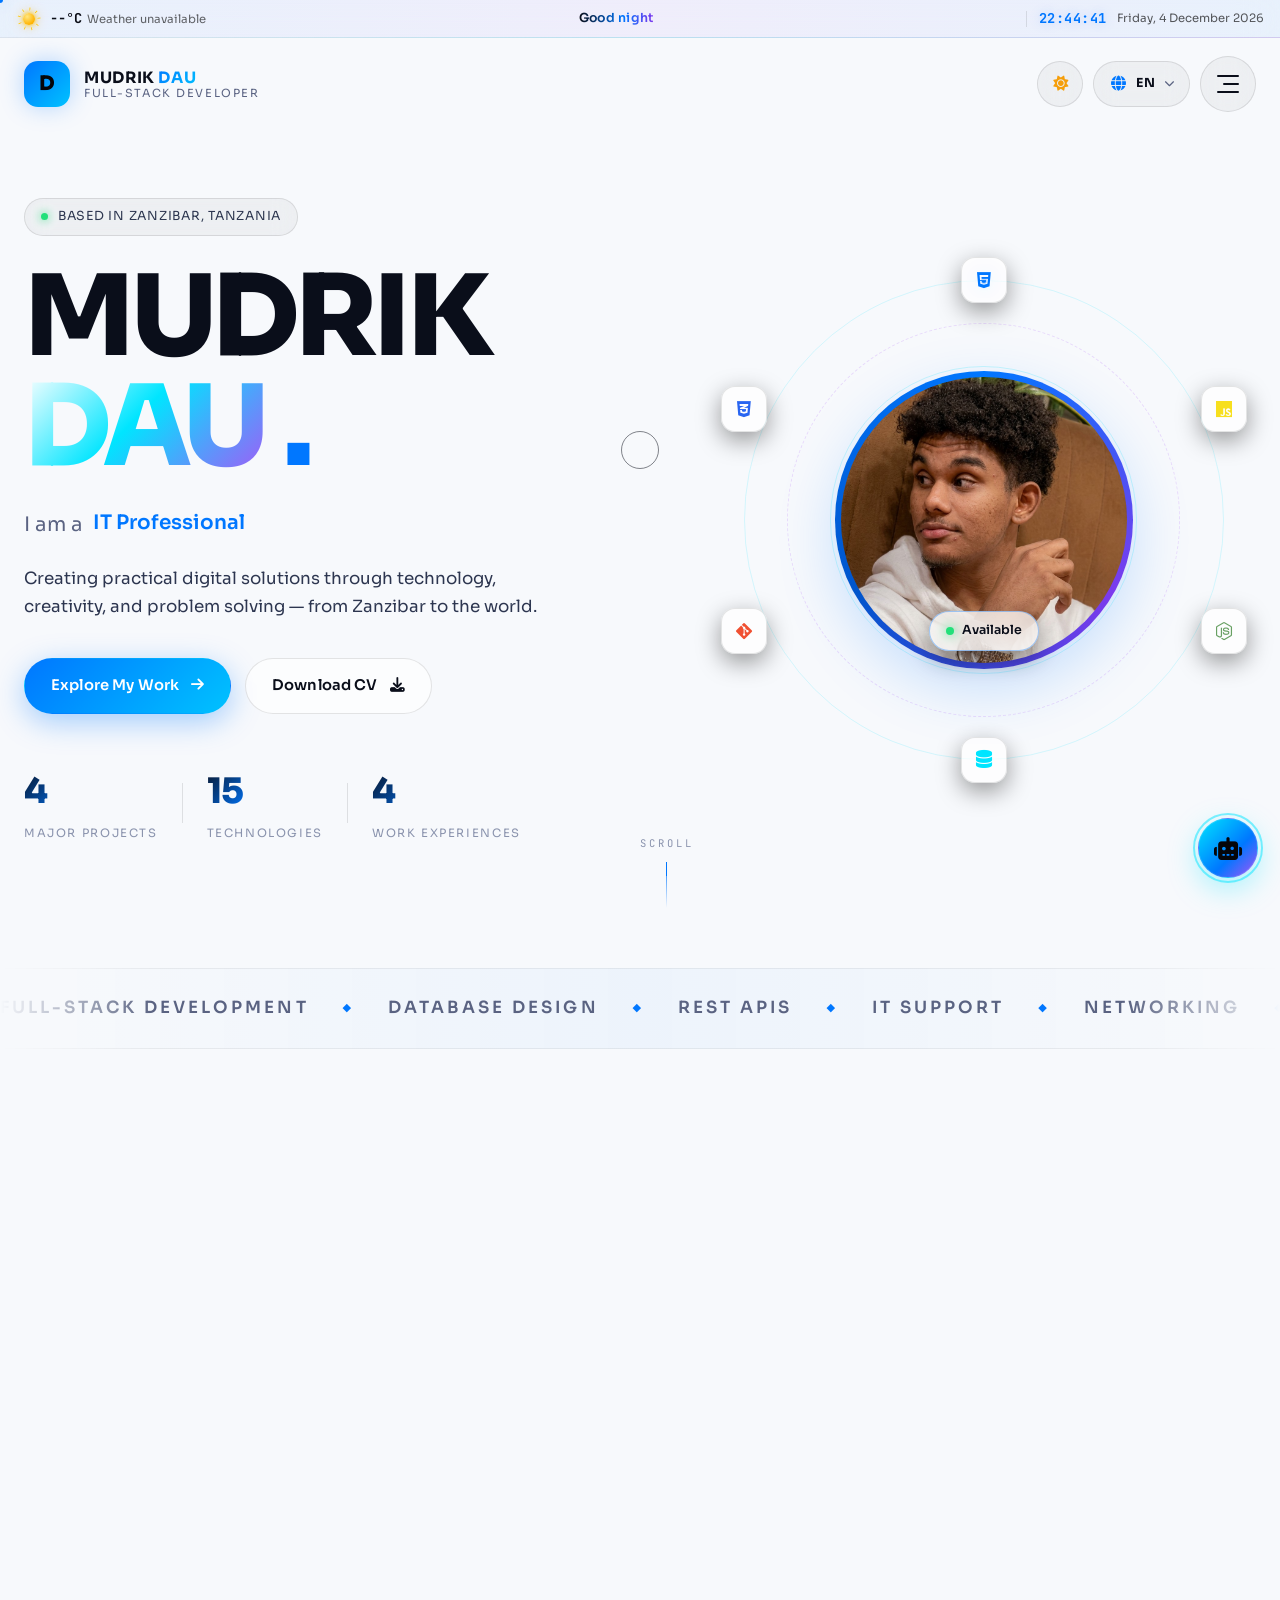
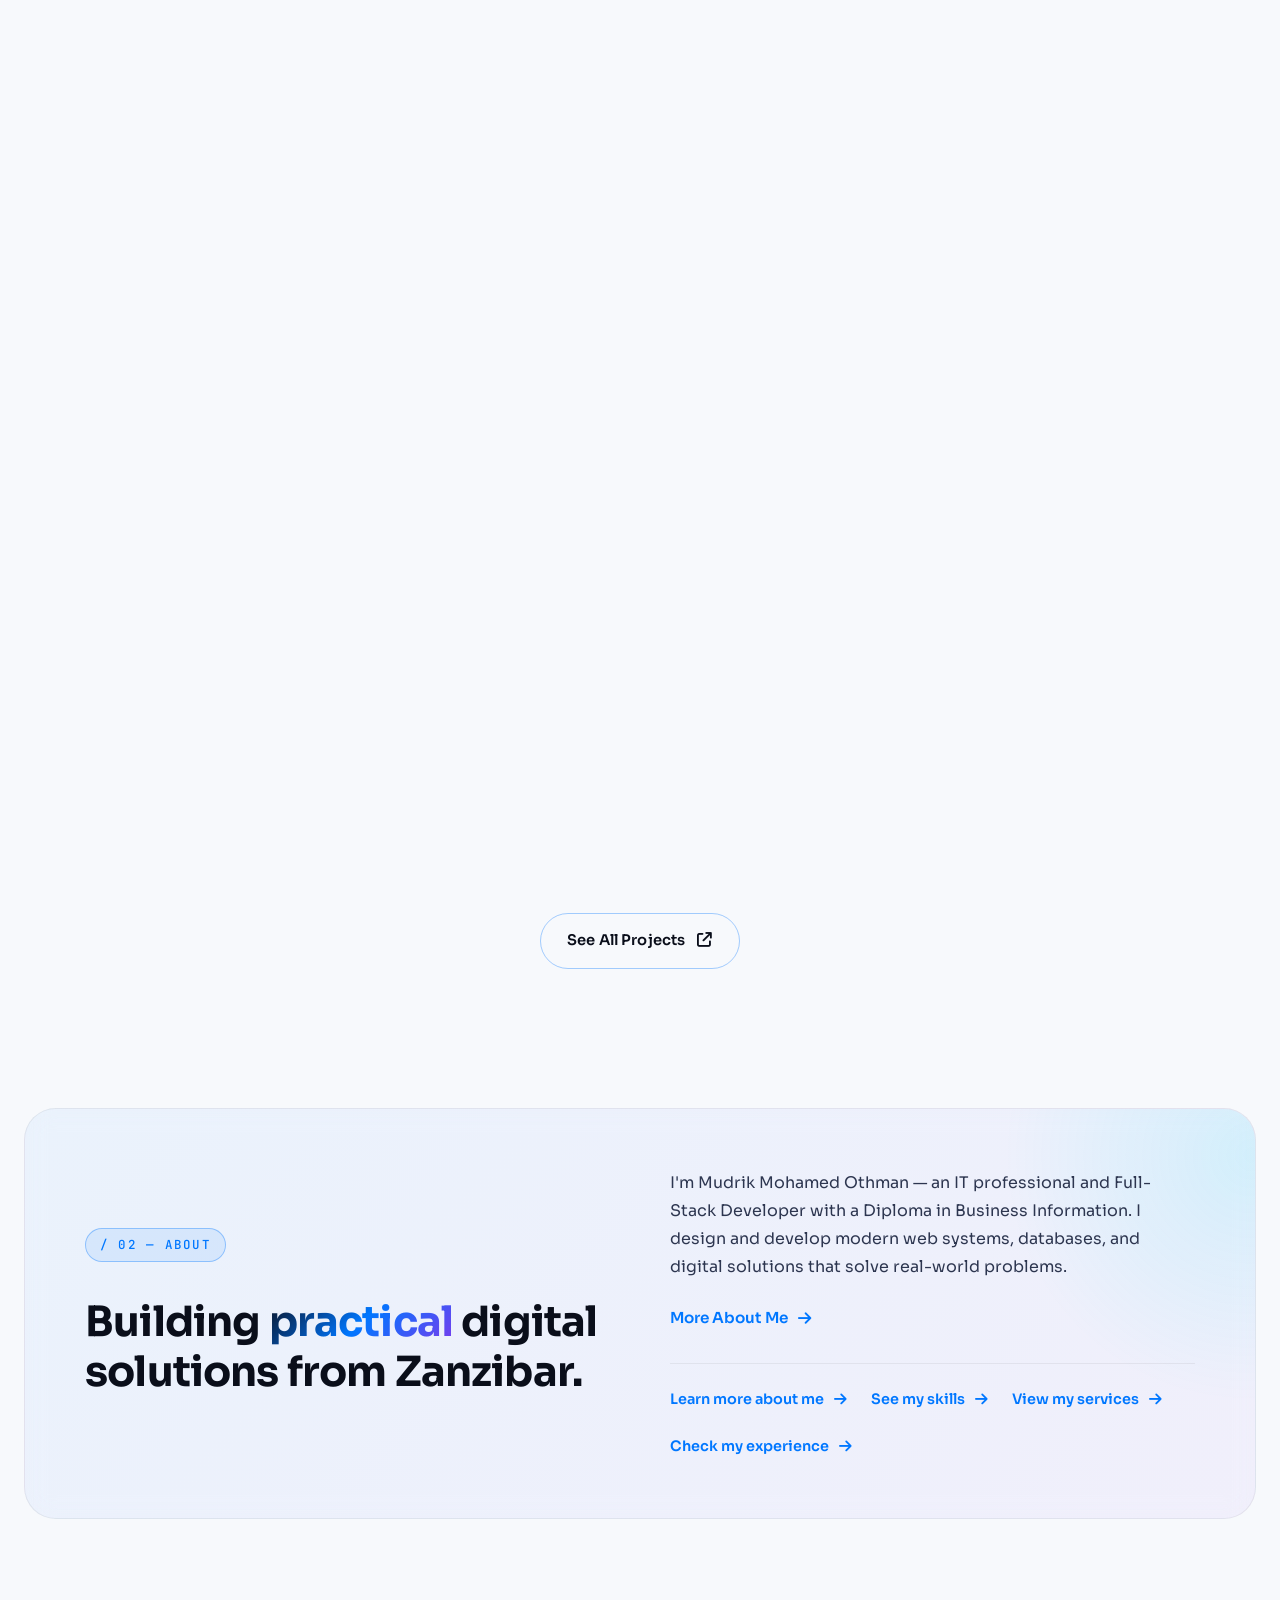
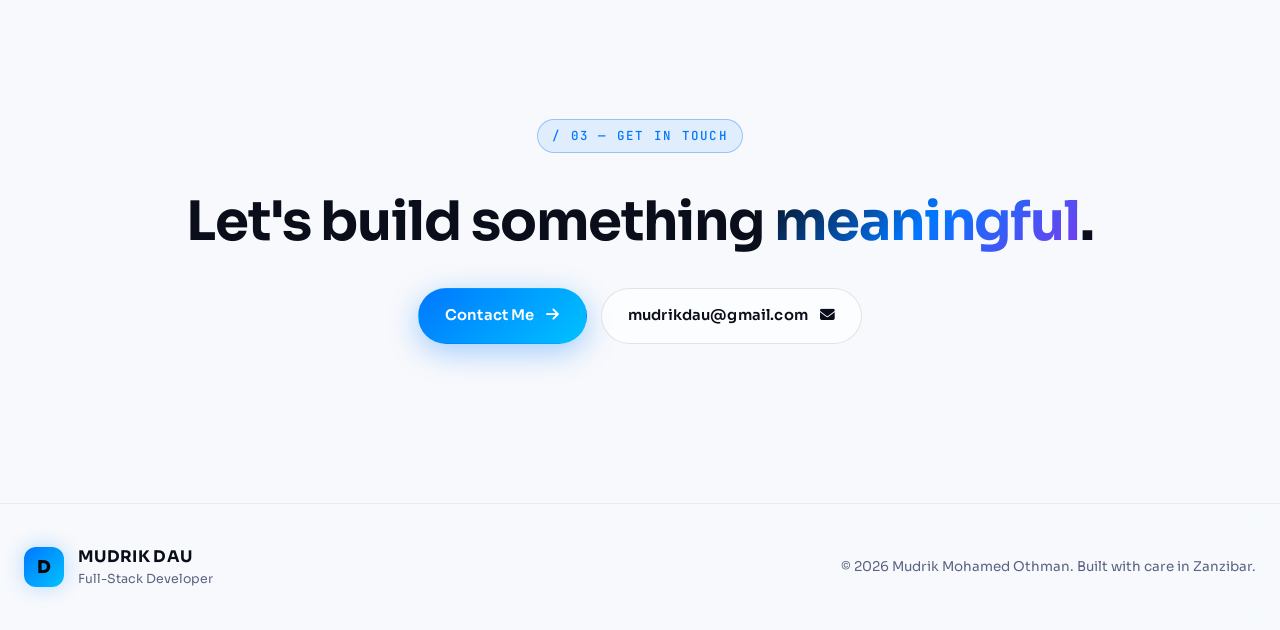
<file: index.html>
<!DOCTYPE html>
<html lang="en">
<head>
    <meta charset="UTF-8" />
    <meta name="viewport" content="width=device-width, initial-scale=1.0" />

    <!-- Primary SEO -->
    <meta name="description" content="Explore the portfolio of Mudrik Mohamed Othman (DAU), a full-stack developer and IT professional from Zanzibar, Tanzania. Discover web development projects, technical skills, and digital solutions." />
    <meta name="author" content="Mudrik Mohamed Othman" />
    <meta name="robots" content="index, follow" />
    <meta name="theme-color" content="#05060a" />
    <link rel="canonical" href="https://mudrikdau.cc/" />

    <!-- Google Search Console Verification -->
    <meta name="google-site-verification" content="Kl6bfl6S_i57ZTX8EiIP8fBc_W517v7ePs8rP2gxTgo" />

    <title>Mudrik Dau | Full-Stack Developer in Zanzibar, Tanzania</title>

    <!-- ===================================================
         PHASE 5 — STRUCTURED DATA (JSON-LD)
         Tells Google exactly who Mudrik Dau is
         =================================================== -->

    <!-- Person Schema — the core of your SEO identity -->
    <script type="application/ld+json">
    {
      "@context": "https://schema.org",
      "@type": "Person",
      "@id": "https://mudrikdau.cc/#person",
      "name": "Mudrik Mohamed Othman",
      "alternateName": "Mudrik Dau",
      "givenName": "Mudrik",
      "familyName": "Othman",
      "url": "https://mudrikdau.cc/",
      "image": "https://mudrikdau.cc/assets/images/profile/profile.jpg",
      "jobTitle": "Full-Stack Developer",
      "description": "Full-Stack Developer and IT Professional from Zanzibar, Tanzania, creating practical digital solutions with modern web technologies.",
      "email": "mailto:mudrikdau@gmail.com",
      "telephone": "+255621662883",
      "nationality": {
        "@type": "Country",
        "name": "Tanzania"
      },
      "address": {
        "@type": "PostalAddress",
        "addressLocality": "Maungani, Zanzibar",
        "addressRegion": "Zanzibar",
        "addressCountry": "TZ"
      },
      "birthDate": "2005-10-14",
      "alumniOf": {
        "@type": "CollegeOrUniversity",
        "name": "Zanzibar University"
      },
      "knowsAbout": [
        "Full-Stack Development",
        "Web Development",
        "Database Design",
        "Node.js",
        "Express.js",
        "MySQL",
        "JavaScript",
        "HTML5",
        "CSS3",
        "REST APIs",
        "Networking",
        "Cybersecurity",
        "IT Support",
        "Information Systems"
      ],
      "knowsLanguage": [
        { "@type": "Language", "name": "English" },
        { "@type": "Language", "name": "Swahili" },
        { "@type": "Language", "name": "Chinese" }
      ],
      "hasCredential": [
        {
          "@type": "EducationalOccupationalCredential",
          "name": "Diploma in Business Information",
          "credentialCategory": "Diploma",
          "educationalLevel": "Diploma",
          "recognizedBy": {
            "@type": "CollegeOrUniversity",
            "name": "Zanzibar University"
          }
        },
        {
          "@type": "EducationalOccupationalCredential",
          "name": "HSK Level 2 Chinese Proficiency",
          "credentialCategory": "Language Certificate"
        },
        {
          "@type": "EducationalOccupationalCredential",
          "name": "High Level English Certificate",
          "credentialCategory": "Language Certificate"
        }
      ],
      "sameAs": [
        "https://github.com/mudrikdau-ux",
        "https://www.linkedin.com/in/mudrik-dau",
        "https://x.com/MudrikDau",
        "https://www.instagram.com/youngw_04",
        "https://www.threads.net/@youngw_04"
      ],
      "worksFor": {
        "@type": "Organization",
        "name": "Zan Drive Car Rental"
      }
    }
    </script>

    <!-- WebSite Schema — helps Google understand the site -->
    <script type="application/ld+json">
    {
      "@context": "https://schema.org",
      "@type": "WebSite",
      "@id": "https://mudrikdau.cc/#website",
      "url": "https://mudrikdau.cc/",
      "name": "Mudrik Dau Portfolio",
      "description": "Portfolio of Mudrik Dau — Full-Stack Developer from Zanzibar, Tanzania. Projects, skills, services, and contact.",
      "inLanguage": "en",
      "publisher": {
        "@id": "https://mudrikdau.cc/#person"
      },
      "author": {
        "@id": "https://mudrikdau.cc/#person"
      }
    }
    </script>

    <!-- ProfilePage Schema — tells Google this is a personal profile -->
    <script type="application/ld+json">
    {
      "@context": "https://schema.org",
      "@type": "ProfilePage",
      "@id": "https://mudrikdau.cc/#profilepage",
      "url": "https://mudrikdau.cc/",
      "name": "Mudrik Dau — Full-Stack Developer",
      "mainEntity": {
        "@id": "https://mudrikdau.cc/#person"
      },
      "isPartOf": {
        "@id": "https://mudrikdau.cc/#website"
      }
    }
    </script>

    <!-- Open Graph (Facebook, LinkedIn, WhatsApp) -->
    <meta property="og:type" content="website" />
    <meta property="og:site_name" content="Mudrik Dau Portfolio" />
    <meta property="og:title" content="Mudrik Dau | Full-Stack Developer in Zanzibar" />
    <meta property="og:description" content="Discover Mudrik Dau's portfolio, software projects, technical skills, and IT experience from Zanzibar, Tanzania." />
    <meta property="og:url" content="https://mudrikdau.cc/" />
    <meta property="og:image" content="https://mudrikdau.cc/assets/images/profile/profile.jpg" />
    <meta property="og:image:alt" content="Mudrik Dau — Full-Stack Developer" />

    <!-- Twitter / X Card -->
    <meta name="twitter:card" content="summary_large_image" />
    <meta name="twitter:title" content="Mudrik Dau | Full-Stack Developer" />
    <meta name="twitter:description" content="Explore Mudrik Dau's web development projects, technical skills, and digital solutions from Zanzibar, Tanzania." />
    <meta name="twitter:image" content="https://mudrikdau.cc/assets/images/profile/profile.jpg" />

    <!-- Fonts -->
    <link rel="preconnect" href="https://fonts.googleapis.com" />
    <link rel="preconnect" href="https://fonts.gstatic.com" crossorigin />
    <link href="https://fonts.googleapis.com/css2?family=Sora:wght@300;400;500;600;700;800&family=Space+Grotesk:wght@300;400;500;600;700&family=JetBrains+Mono:wght@300;400;500&display=swap" rel="stylesheet" />

    <!-- Icons -->
    <link rel="stylesheet" href="https://cdnjs.cloudflare.com/ajax/libs/font-awesome/6.5.1/css/all.min.css" />

    <!-- Styles -->
    <link rel="stylesheet" href="css/global.css" />
    <link rel="stylesheet" href="css/navbar.css" />
    <link rel="stylesheet" href="css/controls.css" />
    <link rel="stylesheet" href="css/home.css" />
    <link rel="stylesheet" href="css/animations.css" />
    <link rel="stylesheet" href="css/mobile-perf.css" />
    <link rel="stylesheet" href="css/scroll-fab.css" />
    <link rel="stylesheet" href="css/bot.css" />
    <link rel="stylesheet" href="css/status-bar.css" />
    <link rel="stylesheet" href="css/projects.css" />

    <link rel="icon" type="image/svg+xml" href="data:image/svg+xml,%3Csvg xmlns='http://www.w3.org/2000/svg' viewBox='0 0 100 100'%3E%3Crect width='100' height='100' rx='20' fill='%2305060a'/%3E%3Ctext x='50' y='68' font-size='52' font-family='Arial' font-weight='bold' fill='%2300e5ff' text-anchor='middle'%3ED%3C/text%3E%3C/svg%3E" />

    <!-- FOUC Guard: Apply saved theme before first paint -->
    <script>
        (function () {
            try {
                var t = localStorage.getItem('dau:theme');
                if (t === 'light' || t === 'dark') {
                    document.documentElement.setAttribute('data-theme', t);
                } else if (window.matchMedia && window.matchMedia('(prefers-color-scheme: light)').matches) {
                    document.documentElement.setAttribute('data-theme', 'light');
                } else {
                    document.documentElement.setAttribute('data-theme', 'dark');
                }
                var l = localStorage.getItem('dau:lang');
                if (l && ['en','sw','zh','ar','fr'].indexOf(l) !== -1) {
                    document.documentElement.setAttribute('lang', l);
                    document.documentElement.setAttribute('dir', l === 'ar' ? 'rtl' : 'ltr');
                }
            } catch (e) {}
        })();
    </script>
</head>
<body>

    <!-- ==================== LOADING SCREEN ==================== -->
    <div class="loader" id="loader">
        <div class="loader__content">
            <div class="loader__logo">
                <span class="loader__letter">D</span>
                <span class="loader__letter">A</span>
                <span class="loader__letter">U</span>
            </div>
            <div class="loader__bar">
                <div class="loader__bar-fill" id="loaderBar"></div>
            </div>
            <p class="loader__text">INITIALIZING <span class="loader__dots">...</span></p>
        </div>
    </div>

    <!-- ==================== CUSTOM CURSOR ==================== -->
    <div class="cursor" id="cursor">
        <div class="cursor__dot"></div>
        <div class="cursor__ring"></div>
    </div>

    <!-- ==================== BACKGROUND LAYERS ==================== -->
    <div class="bg-layers">
        <div class="bg-grid"></div>
        <div class="bg-glow bg-glow--1"></div>
        <div class="bg-glow bg-glow--2"></div>
        <div class="bg-glow bg-glow--3"></div>
        <canvas id="particles"></canvas>
    </div>

    <!-- ==================== NAVBAR ==================== -->
    <header class="navbar" id="navbar">
        <div class="navbar__inner">
            <a href="index.html" class="navbar__brand" aria-label="DAU Home">
                <span class="navbar__brand-mark">
                    <span>D</span>
                </span>
                <span class="navbar__brand-text">
                    <span class="navbar__brand-name">MUDRIK <em>DAU</em></span>
                    <span class="navbar__brand-sub" data-i18n="brand.sub">Full-Stack Developer</span>
                </span>
            </a>

            <div class="navbar__actions">

                <!-- Theme Toggle -->
                <button class="ctrl-btn ctrl-btn--theme" id="themeToggle" aria-label="Toggle theme" title="Toggle theme">
                    <span class="ctrl-btn__icon">
                        <i class="fa-solid fa-moon icon-moon"></i>
                        <i class="fa-solid fa-sun icon-sun"></i>
                    </span>
                </button>

                <!-- Language Switcher -->
                <div class="lang" id="langSwitcher">
                    <button class="ctrl-btn ctrl-btn--lang" id="langToggle" aria-label="Change language" aria-expanded="false">
                        <span class="ctrl-btn__icon"><i class="fa-solid fa-globe"></i></span>
                        <span class="ctrl-btn__label" id="langCurrent">EN</span>
                        <span class="ctrl-btn__caret"><i class="fa-solid fa-chevron-down"></i></span>
                    </button>

                    <div class="lang__dropdown" id="langDropdown" role="menu" aria-hidden="true">
                        <button class="lang__item" data-lang="en" role="menuitem">
                            <span class="lang__flag">🇬🇧</span>
                            <span class="lang__name">English</span>
                            <span class="lang__code">EN</span>
                        </button>
                        <button class="lang__item" data-lang="sw" role="menuitem">
                            <span class="lang__flag">🇹🇿</span>
                            <span class="lang__name">Kiswahili</span>
                            <span class="lang__code">SW</span>
                        </button>
                        <button class="lang__item" data-lang="zh" role="menuitem">
                            <span class="lang__flag">🇨🇳</span>
                            <span class="lang__name">中文</span>
                            <span class="lang__code">ZH</span>
                        </button>
                        <button class="lang__item" data-lang="ar" role="menuitem">
                            <span class="lang__flag">🇸🇦</span>
                            <span class="lang__name">العربية</span>
                            <span class="lang__code">AR</span>
                        </button>
                        <button class="lang__item" data-lang="fr" role="menuitem">
                            <span class="lang__flag">🇫🇷</span>
                            <span class="lang__name">Français</span>
                            <span class="lang__code">FR</span>
                        </button>
                    </div>
                </div>

                <!-- Hamburger -->
                <button class="navbar__toggle" id="navbarToggle" aria-label="Open menu" aria-expanded="false">
                    <span></span>
                    <span></span>
                    <span></span>
                </button>
            </div>
        </div>
    </header>

    <!-- ==================== FULLSCREEN MENU ==================== -->
    <nav class="menu" id="menu" aria-hidden="true">
        <div class="menu__bg"></div>
        <div class="menu__inner">
            <div class="menu__aside">
                <div class="menu__aside-block">
                    <span class="menu__aside-label" data-i18n="menu.aside.location">Location</span>
                    <span class="menu__aside-value">Maungani / Kombeni, Zanzibar</span>
                </div>
                <div class="menu__aside-block">
                    <span class="menu__aside-label" data-i18n="menu.aside.email">Email</span>
                    <a href="mailto:mudrikdau@gmail.com" class="menu__aside-value">mudrikdau@gmail.com</a>
                </div>
                <div class="menu__aside-block">
                    <span class="menu__aside-label" data-i18n="menu.aside.availability">Availability</span>
                    <span class="menu__aside-value menu__aside-value--status">
                        <span class="dot dot--live"></span>
                        <span data-i18n="menu.aside.open">Open to opportunities</span>
                    </span>
                </div>
                <div class="menu__aside-block">
                    <span class="menu__aside-label" data-i18n="menu.aside.socials">Socials</span>
                    <div class="menu__socials">
                        <a href="https://github.com/mudrikdau-ux" target="_blank" rel="noopener" aria-label="GitHub"><i class="fa-brands fa-github"></i></a>
                        <a href="https://www.linkedin.com/in/mudrik-dau" target="_blank" rel="noopener" aria-label="LinkedIn"><i class="fa-brands fa-linkedin-in"></i></a>
                        <a href="https://www.instagram.com/youngw_04" target="_blank" rel="noopener" aria-label="Instagram"><i class="fa-brands fa-instagram"></i></a>
                        <a href="https://x.com/MudrikDau" target="_blank" rel="noopener" aria-label="X"><i class="fa-brands fa-x-twitter"></i></a>
                    </div>
                </div>
            </div>

            <ul class="menu__list">
                <li class="menu__item">
                    <a href="index.html" class="menu__link" data-page="home">
                        <span class="menu__num">01</span>
                        <span class="menu__text" data-text="Home" data-i18n="menu.home">Home</span>
                    </a>
                </li>
                <li class="menu__item">
                    <a href="about.html" class="menu__link" data-page="about">
                        <span class="menu__num">02</span>
                        <span class="menu__text" data-text="About" data-i18n="menu.about">About</span>
                    </a>
                </li>
                <li class="menu__item">
                    <a href="skills.html" class="menu__link" data-page="skills">
                        <span class="menu__num">03</span>
                        <span class="menu__text" data-text="Skills" data-i18n="menu.skills">Skills</span>
                    </a>
                </li>
                <li class="menu__item">
                    <a href="experience.html" class="menu__link" data-page="experience">
                        <span class="menu__num">04</span>
                        <span class="menu__text" data-text="Experience" data-i18n="menu.experience">Experience</span>
                    </a>
                </li>
                <li class="menu__item">
                    <a href="projects.html" class="menu__link" data-page="projects">
                        <span class="menu__num">05</span>
                        <span class="menu__text" data-text="Projects" data-i18n="menu.projects">Projects</span>
                    </a>
                </li>
                <li class="menu__item">
                    <a href="certificates.html" class="menu__link" data-page="certificates">
                        <span class="menu__num">06</span>
                        <span class="menu__text" data-text="Certificates" data-i18n="menu.certificates">Certificates</span>
                    </a>
                </li>
                <li class="menu__item">
                    <a href="services.html" class="menu__link" data-page="services">
                        <span class="menu__num">07</span>
                        <span class="menu__text" data-text="Services" data-i18n="menu.services">Services</span>
                    </a>
                </li>
                <li class="menu__item">
                    <a href="achievements.html" class="menu__link" data-page="achievements">
                        <span class="menu__num">08</span>
                        <span class="menu__text" data-text="Achievements" data-i18n="menu.achievements">Achievements</span>
                    </a>
                </li>
                <li class="menu__item">
                    <a href="contact.html" class="menu__link" data-page="contact">
                        <span class="menu__num">09</span>
                        <span class="menu__text" data-text="Contact" data-i18n="menu.contact">Contact</span>
                    </a>
                </li>
            </ul>
        </div>
    </nav>

    <!-- ==================== HOME ==================== -->
    <main class="home" id="home">

        <!-- HERO -->
        <section class="hero">
            <div class="hero__container">

                <div class="hero__left">
                    <div class="hero__tagline">
                        <span class="hero__tagline-dot"></span>
                        <span data-i18n="hero.tagline">Based in Zanzibar, Tanzania</span>
                    </div>

                    <h1 class="hero__title">
                        <span class="hero__title-line" data-line="1">
                            <span class="hero__title-word">MUDRIK</span>
                        </span>
                        <span class="hero__title-line hero__title-line--accent" data-line="2">
                            <span class="hero__title-word">DAU</span>
                            <span class="hero__title-mark">.</span>
                        </span>
                        <span class="sr-only">Mudrik Mohamed Othman — Full-Stack Developer in Zanzibar, Tanzania</span>
                    </h1>

                    <div class="hero__role">
                        <span class="hero__role-static" data-i18n="hero.roleStatic">I am a</span>
                        <span class="hero__role-rotate" id="roleRotate">
                            <span class="hero__role-word" data-i18n="hero.roles.0">Full-Stack Developer</span>
                            <span class="hero__role-word" data-i18n="hero.roles.1">IT Professional</span>
                            <span class="hero__role-word" data-i18n="hero.roles.2">Technology Enthusiast</span>
                            <span class="hero__role-word" data-i18n="hero.roles.3">Problem Solver</span>
                        </span>
                    </div>

                    <p class="hero__desc" data-i18n="hero.desc">
                        Creating practical digital solutions through technology,
                        creativity, and problem solving — from Zanzibar to the world.
                    </p>

                    <div class="hero__actions">
                        <a href="projects.html" class="btn btn--primary" data-cursor="hover">
                            <span class="btn__text" data-i18n="hero.cta.primary">Explore My Work</span>
                            <span class="btn__icon"><i class="fa-solid fa-arrow-right"></i></span>
                        </a>
                        <a href="assets/images/cv/Mudrik_Mohamed_Othman_CV.pdf" class="btn btn--ghost" data-cursor="hover" download>
                            <span class="btn__text" data-i18n="hero.cta.secondary">Download CV</span>
                            <span class="btn__icon"><i class="fa-solid fa-download"></i></span>
                        </a>
                    </div>

                    <div class="hero__stats">
                        <div class="hero__stat">
                            <span class="hero__stat-num" data-count="4">0</span>
                            <span class="hero__stat-label" data-i18n="hero.stats.projects">Major Projects</span>
                        </div>
                        <div class="hero__stat-divider"></div>
                        <div class="hero__stat">
                            <span class="hero__stat-num" data-count="15">0</span>
                            <span class="hero__stat-label" data-i18n="hero.stats.technologies">Technologies</span>
                        </div>
                        <div class="hero__stat-divider"></div>
                        <div class="hero__stat">
                            <span class="hero__stat-num" data-count="4">0</span>
                            <span class="hero__stat-label" data-i18n="hero.stats.experiences">Work Experiences</span>
                        </div>
                    </div>
                </div>

                <div class="hero__right">
                    <div class="hero__visual">
                        <div class="hero__visual-ring hero__visual-ring--outer"></div>
                        <div class="hero__visual-ring hero__visual-ring--mid"></div>
                        <div class="hero__visual-ring hero__visual-ring--inner"></div>

                        <div class="hero__visual-orbit">
                            <span class="hero__chip hero__chip--1"><i class="fa-brands fa-html5"></i></span>
                            <span class="hero__chip hero__chip--2"><i class="fa-brands fa-js"></i></span>
                            <span class="hero__chip hero__chip--3"><i class="fa-brands fa-node-js"></i></span>
                            <span class="hero__chip hero__chip--4"><i class="fa-solid fa-database"></i></span>
                            <span class="hero__chip hero__chip--5"><i class="fa-brands fa-git-alt"></i></span>
                            <span class="hero__chip hero__chip--6"><i class="fa-brands fa-css3-alt"></i></span>
                        </div>

                        <div class="hero__visual-card" data-tilt>
                            <div class="hero__visual-card-inner">
                                <img src="assets/images/profile/profile.jpg" alt="Mudrik Mohamed Othman (DAU) — Full-Stack Developer from Zanzibar" class="hero__photo" onerror="this.style.display='none'; this.parentElement.classList.add('hero__visual-card-inner--placeholder');" />
                                <div class="hero__visual-card-placeholder">
                                    <span>DAU</span>
                                    <small data-i18n="hero.profile">Profile</small>
                                </div>
                                <div class="hero__visual-card-shine"></div>
                            </div>
                            <div class="hero__visual-badge">
                                <span class="dot dot--live"></span>
                                <span data-i18n="hero.badge">Available</span>
                            </div>
                        </div>
                    </div>
                </div>

            </div>

            <div class="hero__scroll">
                <span data-i18n="hero.scroll">Scroll</span>
                <div class="hero__scroll-line"></div>
            </div>
        </section>

        <!-- MARQUEE STRIP -->
        <section class="marquee" aria-hidden="true">
            <div class="marquee__track">
                <div class="marquee__group">
                    <span data-i18n="marquee.1">FULL-STACK DEVELOPMENT</span>
                    <span class="marquee__dot">◆</span>
                    <span data-i18n="marquee.2">DATABASE DESIGN</span>
                    <span class="marquee__dot">◆</span>
                    <span data-i18n="marquee.3">REST APIS</span>
                    <span class="marquee__dot">◆</span>
                    <span data-i18n="marquee.4">IT SUPPORT</span>
                    <span class="marquee__dot">◆</span>
                    <span data-i18n="marquee.5">NETWORKING</span>
                    <span class="marquee__dot">◆</span>
                    <span data-i18n="marquee.6">PROBLEM SOLVING</span>
                    <span class="marquee__dot">◆</span>
                </div>
                <div class="marquee__group" aria-hidden="true">
                    <span data-i18n="marquee.1">FULL-STACK DEVELOPMENT</span>
                    <span class="marquee__dot">◆</span>
                    <span data-i18n="marquee.2">DATABASE DESIGN</span>
                    <span class="marquee__dot">◆</span>
                    <span data-i18n="marquee.3">REST APIS</span>
                    <span class="marquee__dot">◆</span>
                    <span data-i18n="marquee.4">IT SUPPORT</span>
                    <span class="marquee__dot">◆</span>
                    <span data-i18n="marquee.5">NETWORKING</span>
                    <span class="marquee__dot">◆</span>
                    <span data-i18n="marquee.6">PROBLEM SOLVING</span>
                    <span class="marquee__dot">◆</span>
                </div>
            </div>
        </section>

        <!-- ===================================================
             FEATURED PROJECTS
             =================================================== -->
        <section class="featured" id="featured">
            <div class="container">
                <div class="section-head">
                    <span class="section-head__label" data-i18n="featured.label">/ 01 — Selected Work</span>
                    <h2 class="section-head__title">
                        <span data-i18n="featured.titleA">Featured</span>
                        <em data-i18n="featured.titleB">Projects</em>
                    </h2>
                    <p class="section-head__desc" data-i18n="featured.desc">
                        Practical systems built to solve real problems in Zanzibar's local context.
                    </p>
                </div>

                <div class="featured__grid">

                    <!-- 01 — CLEANSPARK -->
                    <article class="project-card" data-cursor="hover">
                        <div class="project-card__visual">
                            <div class="project-card__visual-bg" style="background: linear-gradient(135deg, #00e5ff 0%, #0077ff 100%);"></div>
                            <img
                                src="assets/images/projects/csms.png"
                                alt="CleanSpark cleaning service management system — full-stack project by Mudrik Dau"
                                class="proj-card__visual-img"
                                loading="lazy"
                                onerror="this.setAttribute('data-fallback','true');"
                            />
                            <div class="project-card__visual-grid"></div>
                            <div class="project-card__visual-num">01</div>
                            <div class="project-card__visual-tag" data-i18n="project.cleanspark.tag">Cleaning Service Management</div>
                        </div>
                        <div class="project-card__body">
                            <div class="project-card__meta">
                                <span class="project-card__meta-item"><i class="fa-solid fa-code"></i> <span data-i18n="project.meta.fullstack">Full-Stack</span></span>
                                <span class="project-card__meta-item"><i class="fa-solid fa-calendar"></i> 2026</span>
                            </div>
                            <h3 class="project-card__title">CleanSpark</h3>
                            <p class="project-card__desc" data-i18n="project.cleanspark.desc">
                                A cleaning service management system that digitizes customers,
                                bookings, staff, payments, scheduling, and administration.
                            </p>
                            <div class="project-card__tags">
                                <span>Node.js</span>
                                <span>Express</span>
                                <span>MySQL</span>
                                <span>Bootstrap</span>
                            </div>
                            <a href="projects.html" class="project-card__link">
                                <span data-i18n="project.view">View Project</span>
                                <i class="fa-solid fa-arrow-right"></i>
                            </a>
                        </div>
                    </article>

                    <!-- 02 — LAMS -->
                    <article class="project-card" data-cursor="hover">
                        <div class="project-card__visual">
                            <div class="project-card__visual-bg" style="background: linear-gradient(135deg, #a855f7 0%, #ec4899 100%);"></div>
                            <img
                                src="assets/images/projects/lams.png"
                                alt="LAMS local administration management system — full-stack project by Mudrik Dau"
                                class="proj-card__visual-img"
                                loading="lazy"
                                onerror="this.setAttribute('data-fallback','true');"
                            />
                            <div class="project-card__visual-grid"></div>
                            <div class="project-card__visual-num">02</div>
                            <div class="project-card__visual-tag" data-i18n="project.lams.tag">Local Administration Management</div>
                        </div>
                        <div class="project-card__body">
                            <div class="project-card__meta">
                                <span class="project-card__meta-item"><i class="fa-solid fa-code"></i> <span data-i18n="project.meta.fullstack">Full-Stack</span></span>
                                <span class="project-card__meta-item"><i class="fa-solid fa-calendar"></i> 2026</span>
                            </div>
                            <h3 class="project-card__title">LAMS</h3>
                            <p class="project-card__desc" data-i18n="project.lams.desc">
                                A local administration management system connecting citizens
                                with ward administration for services, payments, and documents.
                            </p>
                            <div class="project-card__tags">
                                <span>Node.js</span>
                                <span>Express</span>
                                <span>MySQL</span>
                                <span>JWT</span>
                            </div>
                            <a href="projects.html" class="project-card__link">
                                <span data-i18n="project.view">View Project</span>
                                <i class="fa-solid fa-arrow-right"></i>
                            </a>
                        </div>
                    </article>

                    <!-- 03 — SCHOOL STAFF MANAGEMENT SYSTEM -->
                    <article class="project-card" data-cursor="hover">
                        <div class="project-card__visual">
                            <div class="project-card__visual-bg" style="background: linear-gradient(135deg, #22e07a 0%, #00e5ff 100%);"></div>
                            <img
                                src="assets/images/projects/ssms.png"
                                alt="School Staff Management System — web application project by Mudrik Dau"
                                class="proj-card__visual-img"
                                loading="lazy"
                                onerror="this.setAttribute('data-fallback','true');"
                            />
                            <div class="project-card__visual-grid"></div>
                            <div class="project-card__visual-num">03</div>
                            <div class="project-card__visual-tag" data-i18n="project.ssms.tag">School Staff Management</div>
                        </div>
                        <div class="project-card__body">
                            <div class="project-card__meta">
                                <span class="project-card__meta-item"><i class="fa-solid fa-code"></i> <span data-i18n="project.meta.fullstack">Full-Stack</span></span>
                                <span class="project-card__meta-item"><i class="fa-solid fa-calendar"></i> 2026</span>
                            </div>
                            <h3 class="project-card__title">School Staff Management System</h3>
                            <p class="project-card__desc" data-i18n="project.ssms.desc">
                                A system for managing school staff — profiles, roles,
                                attendance, and staff-related administrative operations.
                            </p>
                            <div class="project-card__tags">
                                <span>Web App</span>
                                <span>Admin Panel</span>
                                <span>GitHub Pages</span>
                            </div>
                            <a href="projects.html" class="project-card__link">
                                <span data-i18n="project.view">View Project</span>
                                <i class="fa-solid fa-arrow-right"></i>
                            </a>
                        </div>
                    </article>

                    <!-- 04 — PORTFOLIO WEBSITE -->
                    <article class="project-card" data-cursor="hover">
                        <div class="project-card__visual">
                            <div class="project-card__visual-bg" style="background: linear-gradient(135deg, #f59e0b 0%, #a855f7 100%);"></div>
                            <img
                                src="assets/images/projects/portfolio.png"
                                alt="Mudrik Dau personal portfolio website — multi-language animated web project"
                                class="proj-card__visual-img"
                                loading="lazy"
                                onerror="this.setAttribute('data-fallback','true');"
                            />
                            <div class="project-card__visual-grid"></div>
                            <div class="project-card__visual-num">04</div>
                            <div class="project-card__visual-tag" data-i18n="project.portfolio.tag">Portfolio Website</div>
                        </div>
                        <div class="project-card__body">
                            <div class="project-card__meta">
                                <span class="project-card__meta-item"><i class="fa-solid fa-code"></i> <span data-i18n="project.meta.frontend">Frontend</span></span>
                                <span class="project-card__meta-item"><i class="fa-solid fa-calendar"></i> 2025</span>
                            </div>
                            <h3 class="project-card__title">Portfolio Website</h3>
                            <p class="project-card__desc" data-i18n="project.portfolio.desc">
                                A premium, fully animated, multi-language portfolio website
                                built from scratch with HTML, CSS, and vanilla JavaScript.
                            </p>
                            <div class="project-card__tags">
                                <span>HTML5</span>
                                <span>CSS3</span>
                                <span>JavaScript</span>
                                <span>i18n</span>
                            </div>
                            <a
                                href="https://mudrikdau.cc/"
                                class="project-card__link"
                                target="_blank"
                                rel="noopener noreferrer"
                            >
                                <span data-i18n="project.view">View Project</span>
                                <i class="fa-solid fa-arrow-right"></i>
                            </a>
                        </div>
                    </article>
                </div>

                <div class="featured__cta">
                    <a href="projects.html" class="btn btn--outline" data-cursor="hover">
                        <span class="btn__text" data-i18n="featured.cta">See All Projects</span>
                        <span class="btn__icon"><i class="fa-solid fa-arrow-up-right-from-square"></i></span>
                    </a>
                </div>
            </div>
        </section>

        <!-- QUICK ABOUT STRIP -->
        <section class="quick-about">
            <div class="container">
                <div class="quick-about__grid">
                    <div class="quick-about__left">
                        <span class="section-head__label" data-i18n="quickabout.label">/ 02 — About</span>
                        <h2 class="quick-about__title">
                            <span data-i18n="quickabout.titleA">Building</span>
                            <em data-i18n="quickabout.titleB">practical</em>
                            <span data-i18n="quickabout.titleC">digital solutions from Zanzibar.</span>
                        </h2>
                    </div>
                    <div class="quick-about__right">
                        <p data-i18n="quickabout.desc">
                            I'm Mudrik Mohamed Othman — an IT professional and Full-Stack Developer
                            with a Diploma in Business Information. I design and develop modern
                            web systems, databases, and digital solutions that solve real-world problems.
                        </p>
                        <a href="about.html" class="link-arrow" data-cursor="hover">
                            <span data-i18n="quickabout.link">More About Me</span>
                            <i class="fa-solid fa-arrow-right"></i>
                        </a>

                        <!-- Phase 4: Internal linking section for SEO -->
                        <nav class="quick-about__links" aria-label="Explore more pages">
                            <a href="about.html" class="link-arrow" data-cursor="hover">
                                <span>Learn more about me</span>
                                <i class="fa-solid fa-arrow-right"></i>
                            </a>
                            <a href="skills.html" class="link-arrow" data-cursor="hover">
                                <span>See my skills</span>
                                <i class="fa-solid fa-arrow-right"></i>
                            </a>
                            <a href="services.html" class="link-arrow" data-cursor="hover">
                                <span>View my services</span>
                                <i class="fa-solid fa-arrow-right"></i>
                            </a>
                            <a href="experience.html" class="link-arrow" data-cursor="hover">
                                <span>Check my experience</span>
                                <i class="fa-solid fa-arrow-right"></i>
                            </a>
                        </nav>
                    </div>
                </div>
            </div>
        </section>

        <!-- CTA CONTACT -->
        <section class="cta-band">
            <div class="container">
                <div class="cta-band__inner">
                    <span class="section-head__label" data-i18n="cta.label">/ 03 — Get in Touch</span>
                    <h2 class="cta-band__title">
                        <span data-i18n="cta.titleA">Let's build something</span>
                        <em data-i18n="cta.titleB">meaningful</em><span>.</span>
                    </h2>
                    <div class="cta-band__actions">
                        <a href="contact.html" class="btn btn--primary" data-cursor="hover">
                            <span class="btn__text" data-i18n="cta.contact">Contact Me</span>
                            <span class="btn__icon"><i class="fa-solid fa-arrow-right"></i></span>
                        </a>
                        <a href="mailto:mudrikdau@gmail.com" class="btn btn--ghost" data-cursor="hover">
                            <span class="btn__text">mudrikdau@gmail.com</span>
                            <span class="btn__icon"><i class="fa-solid fa-envelope"></i></span>
                        </a>
                    </div>
                </div>
            </div>
        </section>

    </main>

    <!-- ==================== FOOTER ==================== -->
    <footer class="footer">
        <div class="container">
            <div class="footer__inner">
                <div class="footer__brand">
                    <span class="footer__brand-mark">D</span>
                    <div>
                        <span class="footer__brand-name">MUDRIK DAU</span>
                        <span class="footer__brand-sub" data-i18n="brand.sub">Full-Stack Developer | IT Professional</span>
                    </div>
                </div>
                <p class="footer__copy">
                    © <span id="year"></span> Mudrik Mohamed Othman. <span data-i18n="footer.copy">Built with care in Zanzibar.</span>
                </p>
            </div>
        </div>
    </footer>

    <!-- Scripts -->
    <script src="js/i18n.js"></script>
    <script src="js/theme.js"></script>
    <script src="js/global.js"></script>
    <script src="js/navbar.js"></script>
    <script src="js/particles.js"></script>
    <script src="js/animations.js"></script>
    <script src="js/home.js"></script>
    <script src="js/scroll-fab.js"></script>
    <script src="js/bot.js" defer></script>
    <script src="js/status-bar.js" defer></script>
</body>
</html>
</file>
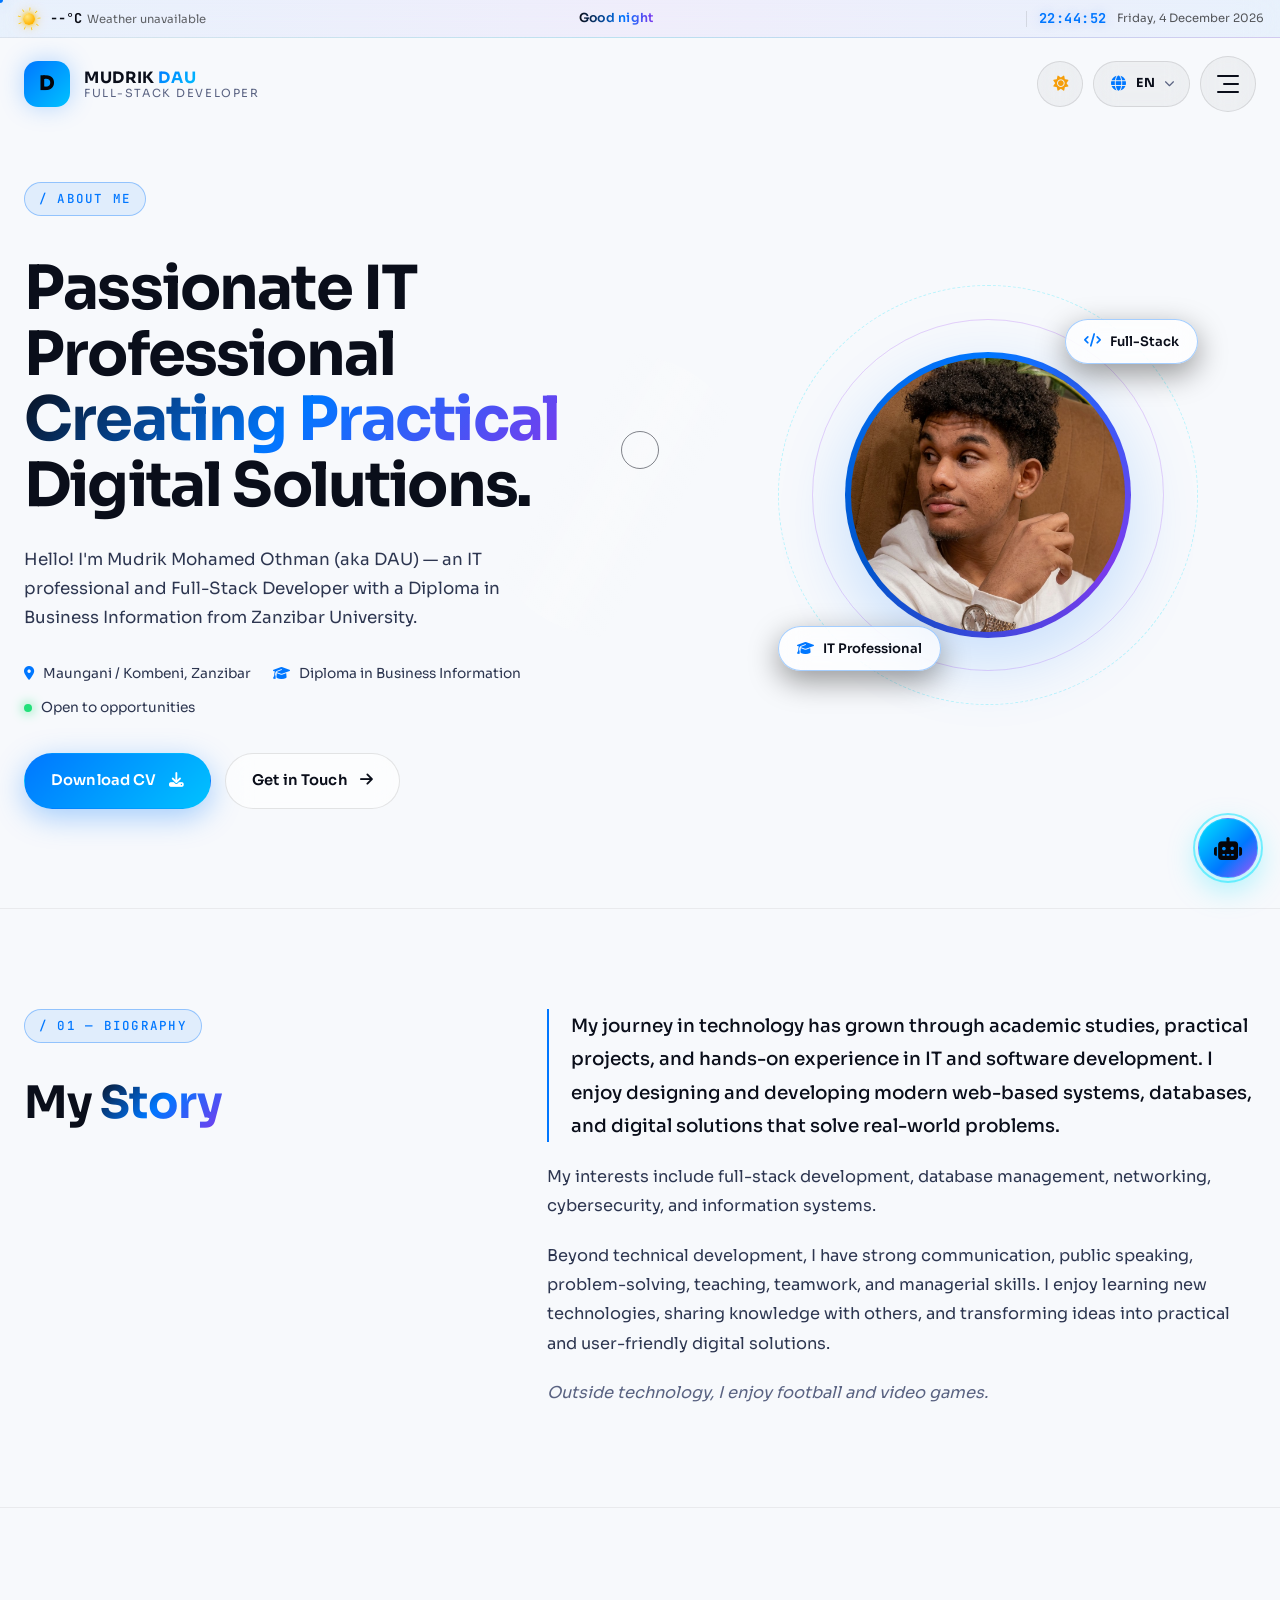
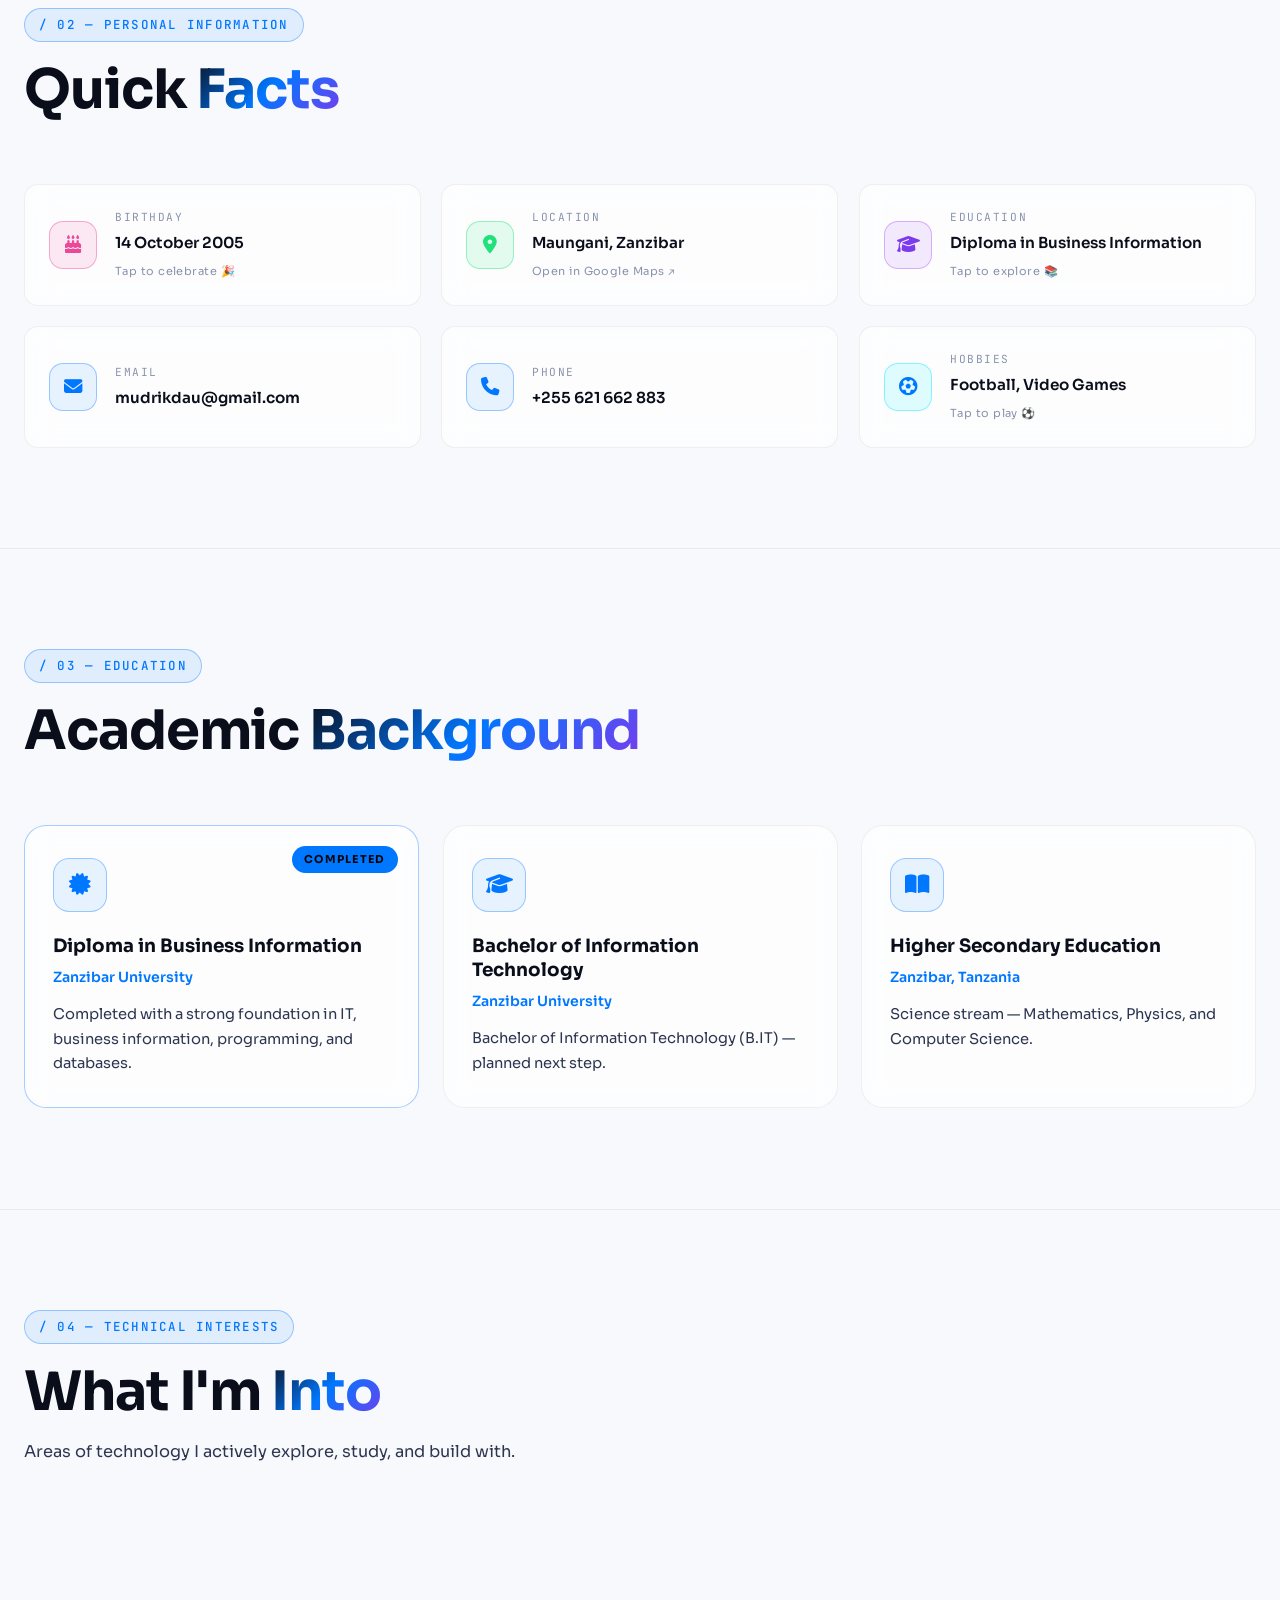
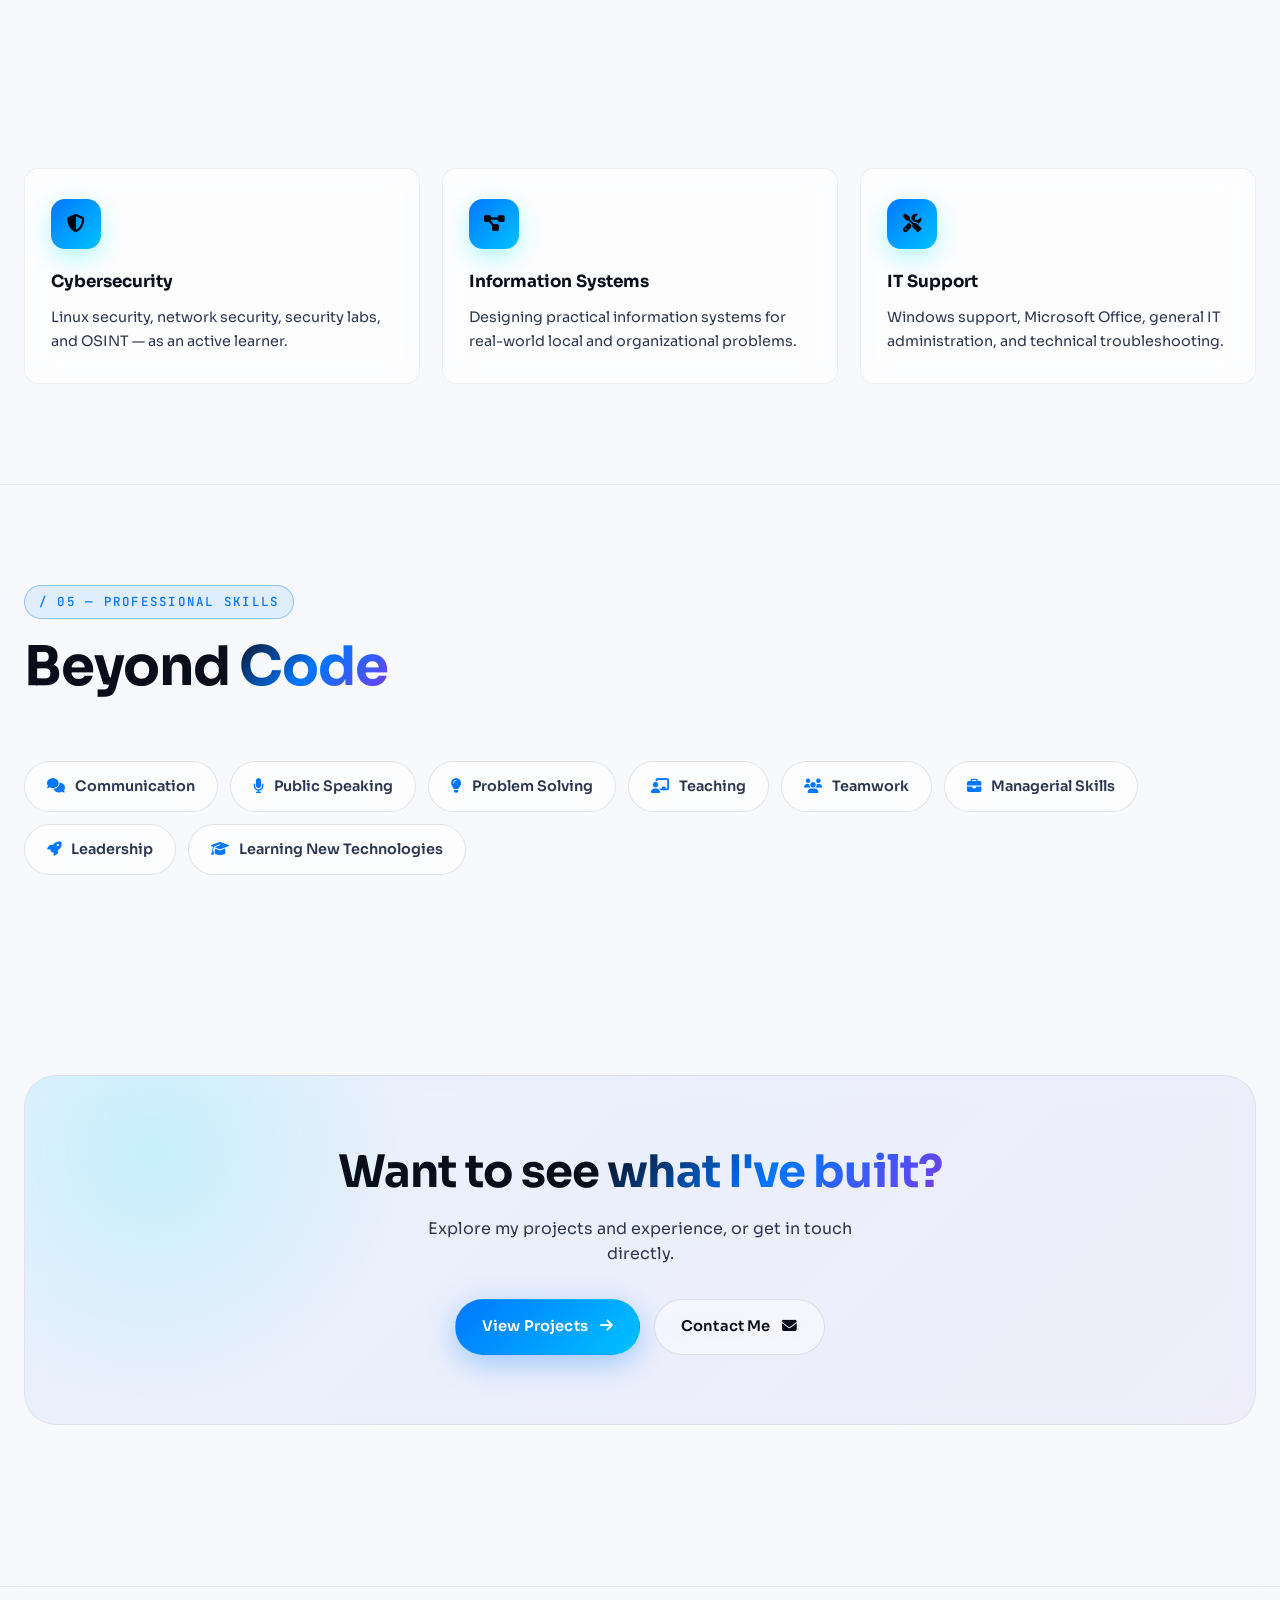
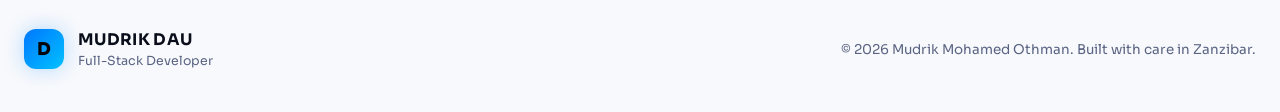
<file: about.html>
<!DOCTYPE html>
<html lang="en">
<head>
    <meta charset="UTF-8" />
    <meta name="viewport" content="width=device-width, initial-scale=1.0" />

    <!-- Primary SEO -->
    <meta name="description" content="About Mudrik Dau — Full-Stack Developer and IT Professional from Zanzibar, Tanzania. Learn about his background, education, skills, and passion for technology." />
    <meta name="author" content="Mudrik Mohamed Othman" />
    <meta name="robots" content="index, follow" />
    <meta name="theme-color" content="#05060a" />
    <link rel="canonical" href="https://mudrikdau.cc/about.html" />

    <title>About Mudrik Dau | Full-Stack Developer & IT Professional in Zanzibar</title>

    <!-- ===================================================
         PHASE 5 — STRUCTURED DATA (JSON-LD)
         =================================================== -->

    <!-- BreadcrumbList Schema -->
    <script type="application/ld+json">
    {
      "@context": "https://schema.org",
      "@type": "BreadcrumbList",
      "itemListElement": [
        {
          "@type": "ListItem",
          "position": 1,
          "name": "Home",
          "item": "https://mudrikdau.cc/"
        },
        {
          "@type": "ListItem",
          "position": 2,
          "name": "About",
          "item": "https://mudrikdau.cc/about.html"
        }
      ]
    }
    </script>

    <!-- AboutPage Schema -->
    <script type="application/ld+json">
    {
      "@context": "https://schema.org",
      "@type": "AboutPage",
      "name": "About Mudrik Dau",
      "url": "https://mudrikdau.cc/about.html",
      "description": "Learn about Mudrik Dau — Full-Stack Developer from Zanzibar, Tanzania.",
      "mainEntity": {
        "@type": "Person",
        "@id": "https://mudrikdau.cc/#person",
        "name": "Mudrik Mohamed Othman",
        "alternateName": "Mudrik Dau",
        "jobTitle": "Full-Stack Developer",
        "url": "https://mudrikdau.cc/",
        "image": "https://mudrikdau.cc/assets/images/profile/profile.jpg"
      }
    }
    </script>

    <!-- Open Graph -->
    <meta property="og:type" content="website" />
    <meta property="og:site_name" content="Mudrik Dau Portfolio" />
    <meta property="og:title" content="About Mudrik Dau | Full-Stack Developer in Zanzibar" />
    <meta property="og:description" content="Discover Mudrik Dau's background, education, technical skills, and passion for building practical digital solutions from Zanzibar, Tanzania." />
    <meta property="og:url" content="https://mudrikdau.cc/about.html" />
    <meta property="og:image" content="https://mudrikdau.cc/assets/images/profile/profile.jpg" />
    <meta property="og:image:alt" content="Mudrik Dau — Full-Stack Developer" />

    <!-- Twitter / X Card -->
    <meta name="twitter:card" content="summary_large_image" />
    <meta name="twitter:title" content="About Mudrik Dau | Full-Stack Developer" />
    <meta name="twitter:description" content="Learn about Mudrik Dau — Full-Stack Developer from Zanzibar, Tanzania. Education, skills, and technical interests." />
    <meta name="twitter:image" content="https://mudrikdau.cc/assets/images/profile/profile.jpg" />

    <!-- Fonts -->
    <link rel="preconnect" href="https://fonts.googleapis.com" />
    <link rel="preconnect" href="https://fonts.gstatic.com" crossorigin />
    <link href="https://fonts.googleapis.com/css2?family=Sora:wght@300;400;500;600;700;800&family=Space+Grotesk:wght@300;400;500;600;700&family=JetBrains+Mono:wght@300;400;500&display=swap" rel="stylesheet" />

    <!-- Icons -->
    <link rel="stylesheet" href="https://cdnjs.cloudflare.com/ajax/libs/font-awesome/6.5.1/css/all.min.css" />

    <!-- Styles -->
    <link rel="stylesheet" href="css/global.css" />
    <link rel="stylesheet" href="css/navbar.css" />
    <link rel="stylesheet" href="css/controls.css" />
    <link rel="stylesheet" href="css/animations.css" />
    <link rel="stylesheet" href="css/mobile-perf.css" />
    <link rel="stylesheet" href="css/scroll-fab.css" />
    <link rel="stylesheet" href="css/bot.css" />
    <link rel="stylesheet" href="css/status-bar.css" />
    <link rel="stylesheet" href="css/about.css" />

    <link rel="icon" type="image/svg+xml" href="data:image/svg+xml,%3Csvg xmlns='http://www.w3.org/2000/svg' viewBox='0 0 100 100'%3E%3Crect width='100' height='100' rx='20' fill='%2305060a'/%3E%3Ctext x='50' y='68' font-size='52' font-family='Arial' font-weight='bold' fill='%2300e5ff' text-anchor='middle'%3ED%3C/text%3E%3C/svg%3E" />

    <!-- FOUC Guard -->
    <script>
        (function () {
            try {
                var t = localStorage.getItem('dau:theme');
                if (t === 'light' || t === 'dark') {
                    document.documentElement.setAttribute('data-theme', t);
                } else if (window.matchMedia && window.matchMedia('(prefers-color-scheme: light)').matches) {
                    document.documentElement.setAttribute('data-theme', 'light');
                } else {
                    document.documentElement.setAttribute('data-theme', 'dark');
                }
                var l = localStorage.getItem('dau:lang');
                if (l && ['en','sw','zh','ar','fr'].indexOf(l) !== -1) {
                    document.documentElement.setAttribute('lang', l);
                    document.documentElement.setAttribute('dir', l === 'ar' ? 'rtl' : 'ltr');
                }
            } catch (e) {}
        })();
    </script>
</head>
<body>

    <!-- ==================== LOADING SCREEN ==================== -->
    <div class="loader" id="loader">
        <div class="loader__content">
            <div class="loader__logo">
                <span class="loader__letter">D</span>
                <span class="loader__letter">A</span>
                <span class="loader__letter">U</span>
            </div>
            <div class="loader__bar">
                <div class="loader__bar-fill" id="loaderBar"></div>
            </div>
            <p class="loader__text">INITIALIZING <span class="loader__dots">...</span></p>
        </div>
    </div>

    <!-- ==================== CUSTOM CURSOR ==================== -->
    <div class="cursor" id="cursor">
        <div class="cursor__dot"></div>
        <div class="cursor__ring"></div>
    </div>

    <!-- ==================== BACKGROUND LAYERS ==================== -->
    <div class="bg-layers">
        <div class="bg-grid"></div>
        <div class="bg-glow bg-glow--1"></div>
        <div class="bg-glow bg-glow--2"></div>
        <div class="bg-glow bg-glow--3"></div>
        <canvas id="particles"></canvas>
    </div>

    <!-- ==================== NAVBAR ==================== -->
    <header class="navbar" id="navbar">
        <div class="navbar__inner">
            <a href="index.html" class="navbar__brand" aria-label="DAU Home">
                <span class="navbar__brand-mark">
                    <span>D</span>
                </span>
                <span class="navbar__brand-text">
                    <span class="navbar__brand-name">MUDRIK <em>DAU</em></span>
                    <span class="navbar__brand-sub" data-i18n="brand.sub">Full-Stack Developer</span>
                </span>
            </a>

            <div class="navbar__actions">
                <button class="ctrl-btn ctrl-btn--theme" id="themeToggle" aria-label="Toggle theme" title="Toggle theme">
                    <span class="ctrl-btn__icon">
                        <i class="fa-solid fa-moon icon-moon"></i>
                        <i class="fa-solid fa-sun icon-sun"></i>
                    </span>
                </button>

                <div class="lang" id="langSwitcher">
                    <button class="ctrl-btn ctrl-btn--lang" id="langToggle" aria-label="Change language" aria-expanded="false">
                        <span class="ctrl-btn__icon"><i class="fa-solid fa-globe"></i></span>
                        <span class="ctrl-btn__label" id="langCurrent">EN</span>
                        <span class="ctrl-btn__caret"><i class="fa-solid fa-chevron-down"></i></span>
                    </button>

                    <div class="lang__dropdown" id="langDropdown" role="menu" aria-hidden="true">
                        <button class="lang__item" data-lang="en" role="menuitem">
                            <span class="lang__flag">🇬🇧</span>
                            <span class="lang__name">English</span>
                            <span class="lang__code">EN</span>
                        </button>
                        <button class="lang__item" data-lang="sw" role="menuitem">
                            <span class="lang__flag">🇹🇿</span>
                            <span class="lang__name">Kiswahili</span>
                            <span class="lang__code">SW</span>
                        </button>
                        <button class="lang__item" data-lang="zh" role="menuitem">
                            <span class="lang__flag">🇨🇳</span>
                            <span class="lang__name">中文</span>
                            <span class="lang__code">ZH</span>
                        </button>
                        <button class="lang__item" data-lang="ar" role="menuitem">
                            <span class="lang__flag">🇸🇦</span>
                            <span class="lang__name">العربية</span>
                            <span class="lang__code">AR</span>
                        </button>
                        <button class="lang__item" data-lang="fr" role="menuitem">
                            <span class="lang__flag">🇫🇷</span>
                            <span class="lang__name">Français</span>
                            <span class="lang__code">FR</span>
                        </button>
                    </div>
                </div>

                <button class="navbar__toggle" id="navbarToggle" aria-label="Open menu" aria-expanded="false">
                    <span></span>
                    <span></span>
                    <span></span>
                </button>
            </div>
        </div>
    </header>

    <!-- ==================== FULLSCREEN MENU ==================== -->
    <nav class="menu" id="menu" aria-hidden="true">
        <div class="menu__bg"></div>
        <div class="menu__inner">
            <div class="menu__aside">
                <div class="menu__aside-block">
                    <span class="menu__aside-label" data-i18n="menu.aside.location">Location</span>
                    <span class="menu__aside-value">Maungani / Kombeni, Zanzibar
                        <a href="https://goo.gl/maps/1Z5g6k8Q2vL2" target="_blank" rel="noopener" class="menu__aside-map-link" aria-label="View on Google Maps">
                            <i class="fa-solid fa-location-dot"></i>
                        </a>
                    </span>
                </div>
                <div class="menu__aside-block">
                    <span class="menu__aside-label" data-i18n="menu.aside.email">Email</span>
                    <a href="mailto:mudrikdau@gmail.com" class="menu__aside-value">mudrikdau@gmail.com</a>
                </div>
                <div class="menu__aside-block">
                    <span class="menu__aside-label" data-i18n="menu.aside.availability">Availability</span>
                    <span class="menu__aside-value menu__aside-value--status">
                        <span class="dot dot--live"></span>
                        <span data-i18n="menu.aside.open">Open to opportunities</span>
                    </span>
                </div>
                <div class="menu__aside-block">
                    <span class="menu__aside-label" data-i18n="menu.aside.socials">Socials</span>
                    <div class="menu__socials">
                        <a href="https://github.com/mudrikdau-ux" target="_blank" rel="noopener" aria-label="GitHub"><i class="fa-brands fa-github"></i></a>
                        <a href="https://www.linkedin.com/in/mudrik-dau" target="_blank" rel="noopener" aria-label="LinkedIn"><i class="fa-brands fa-linkedin-in"></i></a>
                        <a href="https://www.instagram.com/youngw_04" target="_blank" rel="noopener" aria-label="Instagram"><i class="fa-brands fa-instagram"></i></a>
                        <a href="https://x.com/MudrikDau" target="_blank" rel="noopener" aria-label="X"><i class="fa-brands fa-x-twitter"></i></a>
                    </div>
                </div>
            </div>

            <ul class="menu__list">
                <li class="menu__item">
                    <a href="index.html" class="menu__link" data-page="home">
                        <span class="menu__num">01</span>
                        <span class="menu__text" data-i18n="menu.home">Home</span>
                    </a>
                </li>
                <li class="menu__item">
                    <a href="about.html" class="menu__link" data-page="about">
                        <span class="menu__num">02</span>
                        <span class="menu__text" data-i18n="menu.about">About</span>
                    </a>
                </li>
                <li class="menu__item">
                    <a href="skills.html" class="menu__link" data-page="skills">
                        <span class="menu__num">03</span>
                        <span class="menu__text" data-i18n="menu.skills">Skills</span>
                    </a>
                </li>
                <li class="menu__item">
                    <a href="experience.html" class="menu__link" data-page="experience">
                        <span class="menu__num">04</span>
                        <span class="menu__text" data-i18n="menu.experience">Experience</span>
                    </a>
                </li>
                <li class="menu__item">
                    <a href="projects.html" class="menu__link" data-page="projects">
                        <span class="menu__num">05</span>
                        <span class="menu__text" data-i18n="menu.projects">Projects</span>
                    </a>
                </li>
                <li class="menu__item">
                    <a href="certificates.html" class="menu__link" data-page="certificates">
                        <span class="menu__num">06</span>
                        <span class="menu__text" data-i18n="menu.certificates">Certificates</span>
                    </a>
                </li>
                <li class="menu__item">
                    <a href="services.html" class="menu__link" data-page="services">
                        <span class="menu__num">07</span>
                        <span class="menu__text" data-i18n="menu.services">Services</span>
                    </a>
                </li>
                <li class="menu__item">
                    <a href="achievements.html" class="menu__link" data-page="achievements">
                        <span class="menu__num">08</span>
                        <span class="menu__text" data-i18n="menu.achievements">Achievements</span>
                    </a>
                </li>
                <li class="menu__item">
                    <a href="contact.html" class="menu__link" data-page="contact">
                        <span class="menu__num">09</span>
                        <span class="menu__text" data-i18n="menu.contact">Contact</span>
                    </a>
                </li>
            </ul>
        </div>
    </nav>

    <!-- ==================== ABOUT PAGE ==================== -->
    <main class="about-page" id="about">

        <!-- HERO -->
        <section class="about-hero">
            <div class="container">
                <div class="about-hero__grid">

                    <div class="about-hero__left">
                        <span class="section-head__label" data-i18n="about.hero.label">/ About Me</span>
                        <h1 class="about-hero__title">
                            <span data-i18n="about.hero.titleA">Passionate IT Professional</span><br />
                            <em data-i18n="about.hero.titleB">Creating Practical</em><br />
                            <span data-i18n="about.hero.titleC">Digital Solutions.</span>
                            <span class="sr-only">About Mudrik Mohamed Othman — Full-Stack Developer and IT Professional from Zanzibar, Tanzania</span>
                        </h1>
                        <p class="about-hero__desc" data-i18n="about.hero.desc">
                            Hello! I'm Mudrik Mohamed Othman (aka DAU) — an IT professional and
                            Full-Stack Developer with a Diploma in Business Information
                            from Zanzibar University.
                        </p>

                        <div class="about-hero__meta">
                            <div class="about-hero__meta-item">
                                <i class="fa-solid fa-location-dot"></i>
                                <span data-i18n="about.hero.location">Maungani / Kombeni, Zanzibar</span>
                            </div>
                            <div class="about-hero__meta-item">
                                <i class="fa-solid fa-graduation-cap"></i>
                                <span data-i18n="about.hero.education">Diploma in Business Information</span>
                            </div>
                            <div class="about-hero__meta-item">
                                <span class="dot dot--live"></span>
                                <span data-i18n="about.hero.status">Open to opportunities</span>
                            </div>
                        </div>

                        <div class="about-hero__actions">
                            <a href="assets/images/cv/Mudrik_Mohamed_Othman_CV.pdf" class="btn btn--primary" data-cursor="hover" download>
                                <span class="btn__text" data-i18n="about.hero.cta.cv">Download CV</span>
                                <span class="btn__icon"><i class="fa-solid fa-download"></i></span>
                            </a>
                            <a href="contact.html" class="btn btn--ghost" data-cursor="hover">
                                <span class="btn__text" data-i18n="about.hero.cta.contact">Get in Touch</span>
                                <span class="btn__icon"><i class="fa-solid fa-arrow-right"></i></span>
                            </a>
                        </div>
                    </div>

                    <div class="about-hero__right">
                        <div class="about-hero__visual" data-tilt>
                            <div class="about-hero__photo-wrap">
                                <div class="about-hero__photo-ring"></div>
                                <div class="about-hero__photo-ring about-hero__photo-ring--2"></div>
                                <div class="about-hero__photo">
                                    <img src="assets/images/profile/profile.jpg" alt="Mudrik Mohamed Othman (DAU) — Full-Stack Developer and IT Professional from Zanzibar" onerror="this.style.display='none'; this.parentElement.classList.add('about-hero__photo--placeholder');" />
                                    <div class="about-hero__photo-placeholder">
                                        <span>DAU</span>
                                        <small data-i18n="about.hero.profile">Profile</small>
                                    </div>
                                    <div class="about-hero__photo-shine"></div>
                                </div>
                            </div>

                            <div class="about-hero__badge about-hero__badge--top">
                                <i class="fa-solid fa-code"></i>
                                <span data-i18n="about.hero.badge1">Full-Stack</span>
                            </div>
                            <div class="about-hero__badge about-hero__badge--bottom">
                                <i class="fa-solid fa-graduation-cap"></i>
                                <span data-i18n="about.hero.badge2">IT Professional</span>
                            </div>
                        </div>
                    </div>

                </div>
            </div>
        </section>

        <!-- BIOGRAPHY -->
        <section class="about-bio">
            <div class="container">
                <div class="about-bio__grid">

                    <div class="about-bio__label-col">
                        <span class="section-head__label" data-i18n="about.bio.label">/ 01 — Biography</span>
                        <h2 class="about-bio__heading">
                            <span data-i18n="about.bio.headingA">My</span>
                            <em data-i18n="about.bio.headingB">Story</em>
                        </h2>
                    </div>

                    <div class="about-bio__content">
                        <p class="about-bio__lead" data-i18n="about.bio.p1">
                            My journey in technology has grown through academic studies, practical
                            projects, and hands-on experience in IT and software development. I enjoy
                            designing and developing modern web-based systems, databases, and digital
                            solutions that solve real-world problems.
                        </p>
                        <p data-i18n="about.bio.p2">
                            My interests include full-stack development, database management,
                            networking, cybersecurity, and information systems.
                        </p>
                        <p data-i18n="about.bio.p3">
                            Beyond technical development, I have strong communication, public speaking,
                            problem-solving, teaching, teamwork, and managerial skills. I enjoy
                            learning new technologies, sharing knowledge with others, and transforming
                            ideas into practical and user-friendly digital solutions.
                        </p>
                        <p class="about-bio__sign" data-i18n="about.bio.p4">
                            Outside technology, I enjoy football and video games.
                        </p>
                    </div>

                </div>
            </div>
        </section>

        <!-- PERSONAL INFO -->
        <section class="about-info">
            <div class="container">
                <div class="section-head">
                    <span class="section-head__label" data-i18n="about.info.label">/ 02 — Personal Information</span>
                    <h2 class="section-head__title">
                        <span data-i18n="about.info.titleA">Quick</span>
                        <em data-i18n="about.info.titleB">Facts</em>
                    </h2>
                </div>

                <div class="about-info__grid">

                    <button
                        type="button"
                        class="info-card info-card--interactive"
                        data-anim="birthday"
                        data-reveal="up"
                        aria-label="Celebrate birthday"
                    >
                        <div class="info-card__icon info-card__icon--cake">
                            <i class="fa-solid fa-cake-candles"></i>
                        </div>
                        <div class="info-card__body">
                            <span class="info-card__label" data-i18n="about.info.birthday">Birthday</span>
                            <span class="info-card__value">14 October 2005</span>
                            <span class="info-card__hint" data-i18n="about.info.hint.tap">Tap to celebrate 🎉</span>
                        </div>
                        <span class="info-card__spark" aria-hidden="true">
                            <i class="fa-solid fa-wand-magic-sparkles"></i>
                        </span>
                    </button>

                    <a
                        href="https://www.google.com/maps/search/?api=1&query=Maungani%2C+Zanzibar%2C+Tanzania"
                        target="_blank"
                        rel="noopener"
                        class="info-card info-card--interactive"
                        data-anim="location"
                        data-reveal="up"
                        data-delay="1"
                        aria-label="Open Maungani, Zanzibar on Google Maps"
                    >
                        <div class="info-card__icon info-card__icon--pin">
                            <i class="fa-solid fa-location-dot"></i>
                        </div>
                        <div class="info-card__body">
                            <span class="info-card__label" data-i18n="about.info.location">Location</span>
                            <span class="info-card__value">Maungani, Zanzibar</span>
                            <span class="info-card__hint" data-i18n="about.info.hint.map">Open in Google Maps ↗</span>
                        </div>
                        <span class="info-card__spark" aria-hidden="true">
                            <i class="fa-solid fa-map-location-dot"></i>
                        </span>
                    </a>

                    <button
                        type="button"
                        class="info-card info-card--interactive"
                        data-anim="education"
                        data-reveal="up"
                        data-delay="2"
                        aria-label="Show education animation"
                    >
                        <div class="info-card__icon info-card__icon--book">
                            <i class="fa-solid fa-graduation-cap"></i>
                        </div>
                        <div class="info-card__body">
                            <span class="info-card__label" data-i18n="about.info.education">Education</span>
                            <span class="info-card__value">Diploma in Business Information</span>
                            <span class="info-card__hint" data-i18n="about.info.hint.learn">Tap to explore 📚</span>
                        </div>
                        <span class="info-card__spark" aria-hidden="true">
                            <i class="fa-solid fa-book-open-reader"></i>
                        </span>
                    </button>

                    <a href="mailto:mudrikdau@gmail.com" class="info-card" data-reveal="up" data-delay="3">
                        <div class="info-card__icon"><i class="fa-solid fa-envelope"></i></div>
                        <div class="info-card__body">
                            <span class="info-card__label" data-i18n="about.info.email">Email</span>
                            <span class="info-card__value info-card__value--link">mudrikdau@gmail.com</span>
                        </div>
                    </a>

                    <a href="tel:+255621662883" class="info-card" data-reveal="up" data-delay="4">
                        <div class="info-card__icon"><i class="fa-solid fa-phone"></i></div>
                        <div class="info-card__body">
                            <span class="info-card__label" data-i18n="about.info.phone">Phone</span>
                            <span class="info-card__value info-card__value--link">+255 621 662 883</span>
                        </div>
                    </a>

                    <button
                        type="button"
                        class="info-card info-card--interactive"
                        data-anim="hobbies"
                        data-reveal="up"
                        data-delay="5"
                        aria-label="Show hobbies animation"
                    >
                        <div class="info-card__icon info-card__icon--play">
                            <i class="fa-solid fa-futbol"></i>
                        </div>
                        <div class="info-card__body">
                            <span class="info-card__label" data-i18n="about.info.hobbies">Hobbies</span>
                            <span class="info-card__value" data-i18n="about.info.hobbiesValue">Football, Video Games</span>
                            <span class="info-card__hint" data-i18n="about.info.hint.play">Tap to play ⚽</span>
                        </div>
                        <span class="info-card__spark" aria-hidden="true">
                            <i class="fa-solid fa-gamepad"></i>
                        </span>
                    </button>

                </div>
            </div>
        </section>

        <!-- EDUCATION SNAPSHOT -->
        <section class="about-edu">
            <div class="container">
                <div class="section-head">
                    <span class="section-head__label" data-i18n="about.edu.label">/ 03 — Education</span>
                    <h2 class="section-head__title">
                        <span data-i18n="about.edu.titleA">Academic</span>
                        <em data-i18n="about.edu.titleB">Background</em>
                    </h2>
                </div>

                <div class="about-edu__grid">

                    <article class="edu-card edu-card--active" data-reveal="up">
                        <div class="edu-card__badge" data-i18n="about.edu.badge.current">Completed</div>
                        <div class="edu-card__icon"><i class="fa-solid fa-certificate"></i></div>
                        <h3 class="edu-card__title" data-i18n="about.edu.diploma.title">Diploma in Business Information</h3>
                        <p class="edu-card__school" data-i18n="about.edu.diploma.school">Zanzibar University</p>
                        <p class="edu-card__desc" data-i18n="about.edu.diploma.desc">
                            Completed with a strong foundation in IT, business information,
                            programming, and databases.
                        </p>
                    </article>

                    <article class="edu-card" data-reveal="up" data-delay="1">
                        <div class="edu-card__icon"><i class="fa-solid fa-graduation-cap"></i></div>
                        <h3 class="edu-card__title" data-i18n="about.edu.bachelor.title">Bachelor of Information Technology</h3>
                        <p class="edu-card__school" data-i18n="about.edu.bachelor.school">Zanzibar University</p>
                        <p class="edu-card__desc" data-i18n="about.edu.bachelor.desc">
                            Bachelor of Information Technology (B.IT) — planned next academic step.
                        </p>
                    </article>

                    <article class="edu-card" data-reveal="up" data-delay="2">
                        <div class="edu-card__icon"><i class="fa-solid fa-book-open"></i></div>
                        <h3 class="edu-card__title" data-i18n="about.edu.highschool.title">Higher Secondary Education</h3>
                        <p class="edu-card__school" data-i18n="about.edu.highschool.school">Zanzibar, Tanzania</p>
                        <p class="edu-card__desc" data-i18n="about.edu.highschool.desc">
                            Science stream — Mathematics, Physics, and Computer Science.
                        </p>
                    </article>

                </div>
            </div>
        </section>

        <!-- TECHNICAL INTERESTS -->
        <section class="about-interests">
            <div class="container">
                <div class="section-head">
                    <span class="section-head__label" data-i18n="about.interests.label">/ 04 — Technical Interests</span>
                    <h2 class="section-head__title">
                        <span data-i18n="about.interests.titleA">What I'm</span>
                        <em data-i18n="about.interests.titleB">Into</em>
                    </h2>
                    <p class="section-head__desc" data-i18n="about.interests.desc">
                        Areas of technology I actively explore, study, and build with.
                    </p>
                </div>

                <div class="about-interests__grid">
                    <div class="interest-card" data-reveal="up">
                        <div class="interest-card__icon"><i class="fa-solid fa-layer-group"></i></div>
                        <h3 class="interest-card__title" data-i18n="about.interests.1.title">Full-Stack Development</h3>
                        <p class="interest-card__desc" data-i18n="about.interests.1.desc">
                            Building modern web applications with HTML, CSS, JavaScript, Node.js,
                            Express, and MySQL.
                        </p>
                    </div>

                    <div class="interest-card" data-reveal="up" data-delay="1">
                        <div class="interest-card__icon"><i class="fa-solid fa-database"></i></div>
                        <h3 class="interest-card__title" data-i18n="about.interests.2.title">Database Management</h3>
                        <p class="interest-card__desc" data-i18n="about.interests.2.desc">
                            Designing and managing relational databases with MySQL, SQL,
                            and MariaDB.
                        </p>
                    </div>

                    <div class="interest-card" data-reveal="up" data-delay="2">
                        <div class="interest-card__icon"><i class="fa-solid fa-network-wired"></i></div>
                        <h3 class="interest-card__title" data-i18n="about.interests.3.title">Networking</h3>
                        <p class="interest-card__desc" data-i18n="about.interests.3.desc">
                            Computer networking fundamentals, Cisco, configuration, and
                            troubleshooting.
                        </p>
                    </div>

                    <div class="interest-card" data-reveal="up" data-delay="3">
                        <div class="interest-card__icon"><i class="fa-solid fa-shield-halved"></i></div>
                        <h3 class="interest-card__title" data-i18n="about.interests.4.title">Cybersecurity</h3>
                        <p class="interest-card__desc" data-i18n="about.interests.4.desc">
                            Linux security, network security, security labs, and OSINT —
                            as an active learner.
                        </p>
                    </div>

                    <div class="interest-card" data-reveal="up" data-delay="4">
                        <div class="interest-card__icon"><i class="fa-solid fa-diagram-project"></i></div>
                        <h3 class="interest-card__title" data-i18n="about.interests.5.title">Information Systems</h3>
                        <p class="interest-card__desc" data-i18n="about.interests.5.desc">
                            Designing practical information systems for real-world local
                            and organizational problems.
                        </p>
                    </div>

                    <div class="interest-card" data-reveal="up" data-delay="5">
                        <div class="interest-card__icon"><i class="fa-solid fa-screwdriver-wrench"></i></div>
                        <h3 class="interest-card__title" data-i18n="about.interests.6.title">IT Support</h3>
                        <p class="interest-card__desc" data-i18n="about.interests.6.desc">
                            Windows support, Microsoft Office, general IT administration,
                            and technical troubleshooting.
                        </p>
                    </div>
                </div>
            </div>
        </section>

        <!-- PROFESSIONAL SKILLS HIGHLIGHT -->
        <section class="about-skills">
            <div class="container">
                <div class="section-head">
                    <span class="section-head__label" data-i18n="about.skills.label">/ 05 — Professional Skills</span>
                    <h2 class="section-head__title">
                        <span data-i18n="about.skills.titleA">Beyond</span>
                        <em data-i18n="about.skills.titleB">Code</em>
                    </h2>
                </div>

                <div class="about-skills__grid">
                    <div class="skill-pill" data-reveal="up">
                        <i class="fa-solid fa-comments"></i>
                        <span data-i18n="about.skills.1">Communication</span>
                    </div>
                    <div class="skill-pill" data-reveal="up" data-delay="1">
                        <i class="fa-solid fa-microphone"></i>
                        <span data-i18n="about.skills.2">Public Speaking</span>
                    </div>
                    <div class="skill-pill" data-reveal="up" data-delay="2">
                        <i class="fa-solid fa-lightbulb"></i>
                        <span data-i18n="about.skills.3">Problem Solving</span>
                    </div>
                    <div class="skill-pill" data-reveal="up" data-delay="3">
                        <i class="fa-solid fa-chalkboard-user"></i>
                        <span data-i18n="about.skills.4">Teaching</span>
                    </div>
                    <div class="skill-pill" data-reveal="up" data-delay="4">
                        <i class="fa-solid fa-users"></i>
                        <span data-i18n="about.skills.5">Teamwork</span>
                    </div>
                    <div class="skill-pill" data-reveal="up" data-delay="5">
                        <i class="fa-solid fa-briefcase"></i>
                        <span data-i18n="about.skills.6">Managerial Skills</span>
                    </div>
                    <div class="skill-pill" data-reveal="up" data-delay="6">
                        <i class="fa-solid fa-rocket"></i>
                        <span data-i18n="about.skills.7">Leadership</span>
                    </div>
                    <div class="skill-pill" data-reveal="up" data-delay="7">
                        <i class="fa-solid fa-graduation-cap"></i>
                        <span data-i18n="about.skills.8">Learning New Technologies</span>
                    </div>
                </div>
            </div>
        </section>

        <!-- CTA -->
        <section class="about-cta">
            <div class="container">
                <div class="about-cta__inner" data-reveal="scale">
                    <h2 class="about-cta__title">
                        <span data-i18n="about.cta.titleA">Want to see</span>
                        <em data-i18n="about.cta.titleB">what I've built?</em>
                    </h2>
                    <p class="about-cta__desc" data-i18n="about.cta.desc">
                        Explore my projects and experience, or get in touch directly.
                    </p>
                    <div class="about-cta__actions">
                        <a href="projects.html" class="btn btn--primary" data-cursor="hover">
                            <span class="btn__text" data-i18n="about.cta.projects">View Projects</span>
                            <span class="btn__icon"><i class="fa-solid fa-arrow-right"></i></span>
                        </a>
                        <a href="contact.html" class="btn btn--ghost" data-cursor="hover">
                            <span class="btn__text" data-i18n="about.cta.contact">Contact Me</span>
                            <span class="btn__icon"><i class="fa-solid fa-envelope"></i></span>
                        </a>
                    </div>
                </div>
            </div>
        </section>

    </main>

    <!-- ==================== FOOTER ==================== -->
    <footer class="footer">
        <div class="container">
            <div class="footer__inner">
                <div class="footer__brand">
                    <span class="footer__brand-mark">D</span>
                    <div>
                        <span class="footer__brand-name">MUDRIK DAU</span>
                        <span class="footer__brand-sub" data-i18n="brand.sub">Full-Stack Developer | IT Professional</span>
                    </div>
                </div>
                <p class="footer__copy">
                    © <span id="year"></span> Mudrik Mohamed Othman. <span data-i18n="footer.copy">Built with care in Zanzibar.</span>
                </p>
            </div>
        </div>
    </footer>

    <!-- ===================================================
         INTERACTIVE INFO CARD ANIMATIONS
         (Fullscreen overlay — filled by JS)
         =================================================== -->
    <div class="info-anim" id="infoAnim" aria-hidden="true">
        <div class="info-anim__bg" data-close-anim></div>
        <div class="info-anim__canvas-wrap">
            <canvas class="info-anim__canvas" id="infoAnimCanvas"></canvas>
        </div>
        <button class="info-anim__close" data-close-anim aria-label="Close animation">
            <i class="fa-solid fa-xmark"></i>
        </button>
        <div class="info-anim__caption" id="infoAnimCaption"></div>
    </div>

    <!-- Scripts -->
    <script src="js/i18n.js"></script>
    <script src="js/theme.js"></script>
    <script src="js/global.js"></script>
    <script src="js/navbar.js"></script>
    <script src="js/particles.js"></script>
    <script src="js/animations.js"></script>
    <script src="js/about.js"></script>
    <script src="js/scroll-fab.js"></script>
    <script src="js/bot.js" defer></script>
    <script src="js/status-bar.js" defer></script>
</body>
</html>
</file>
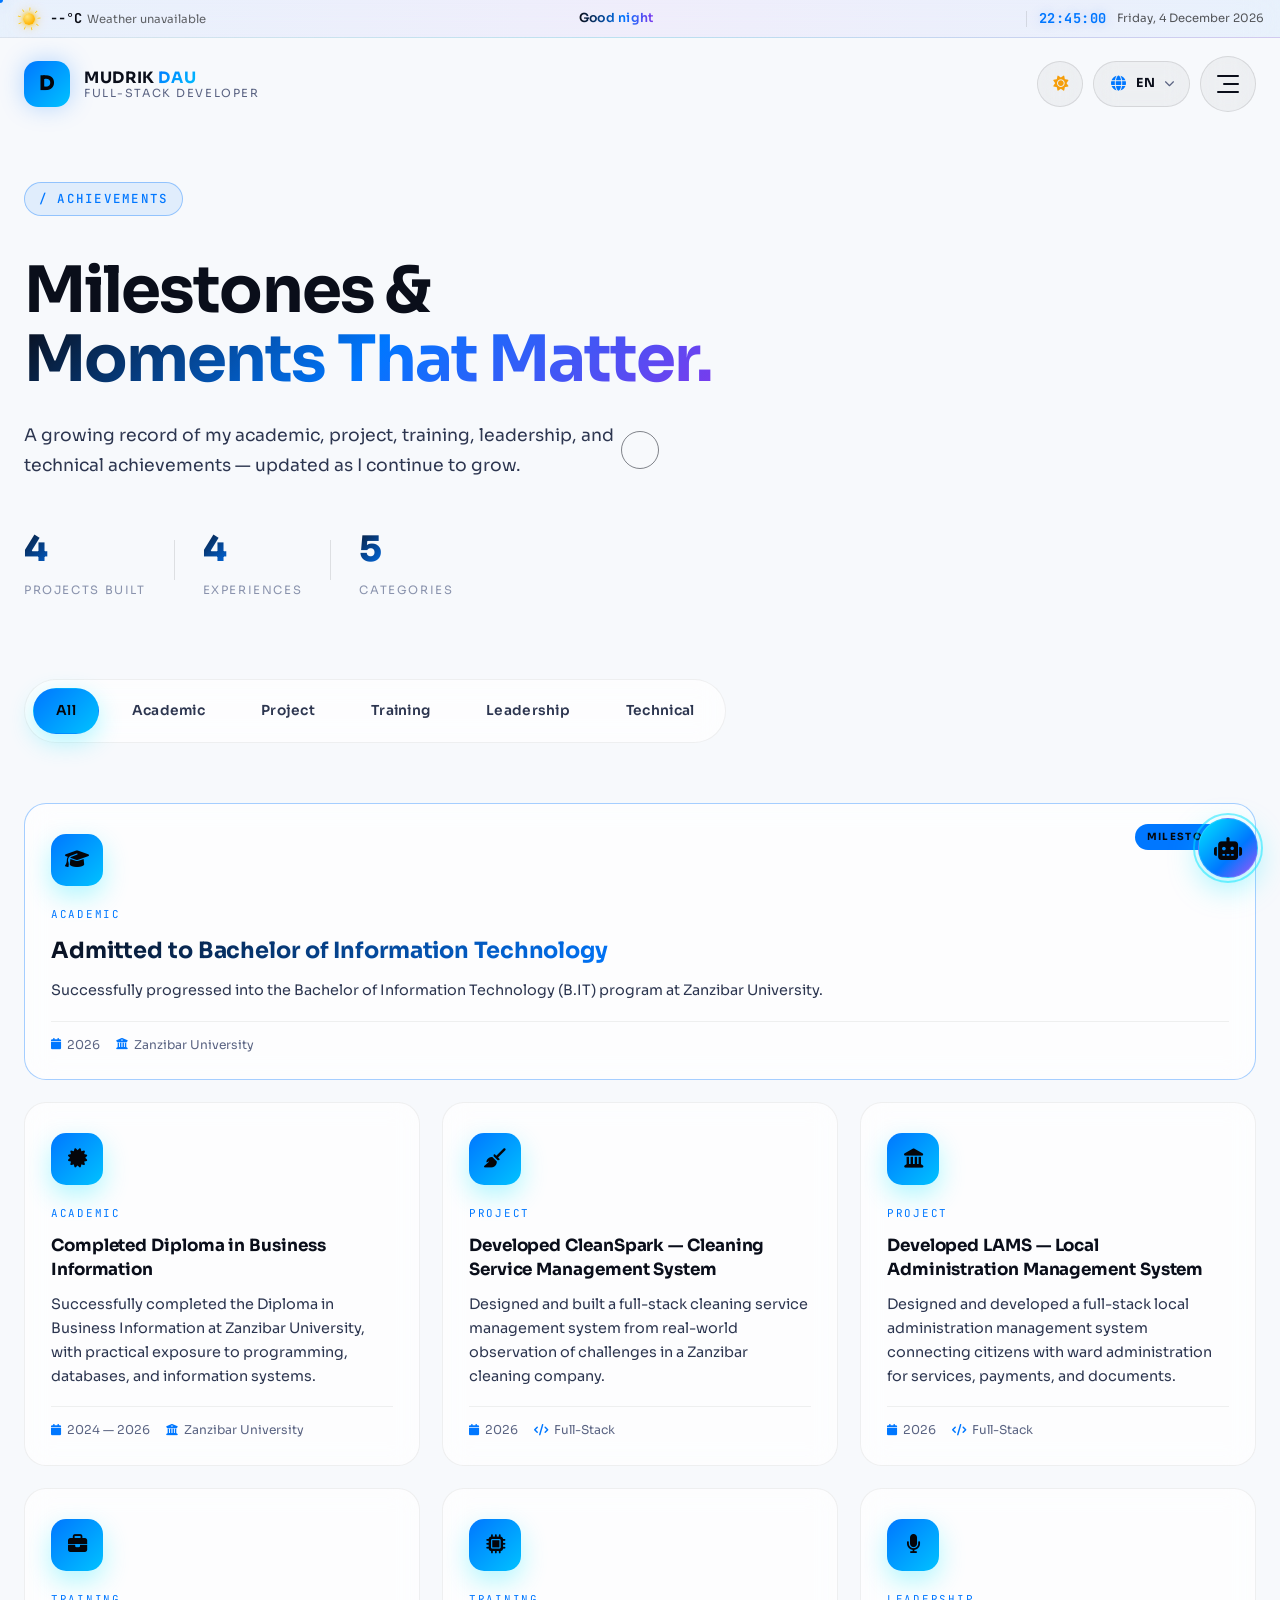
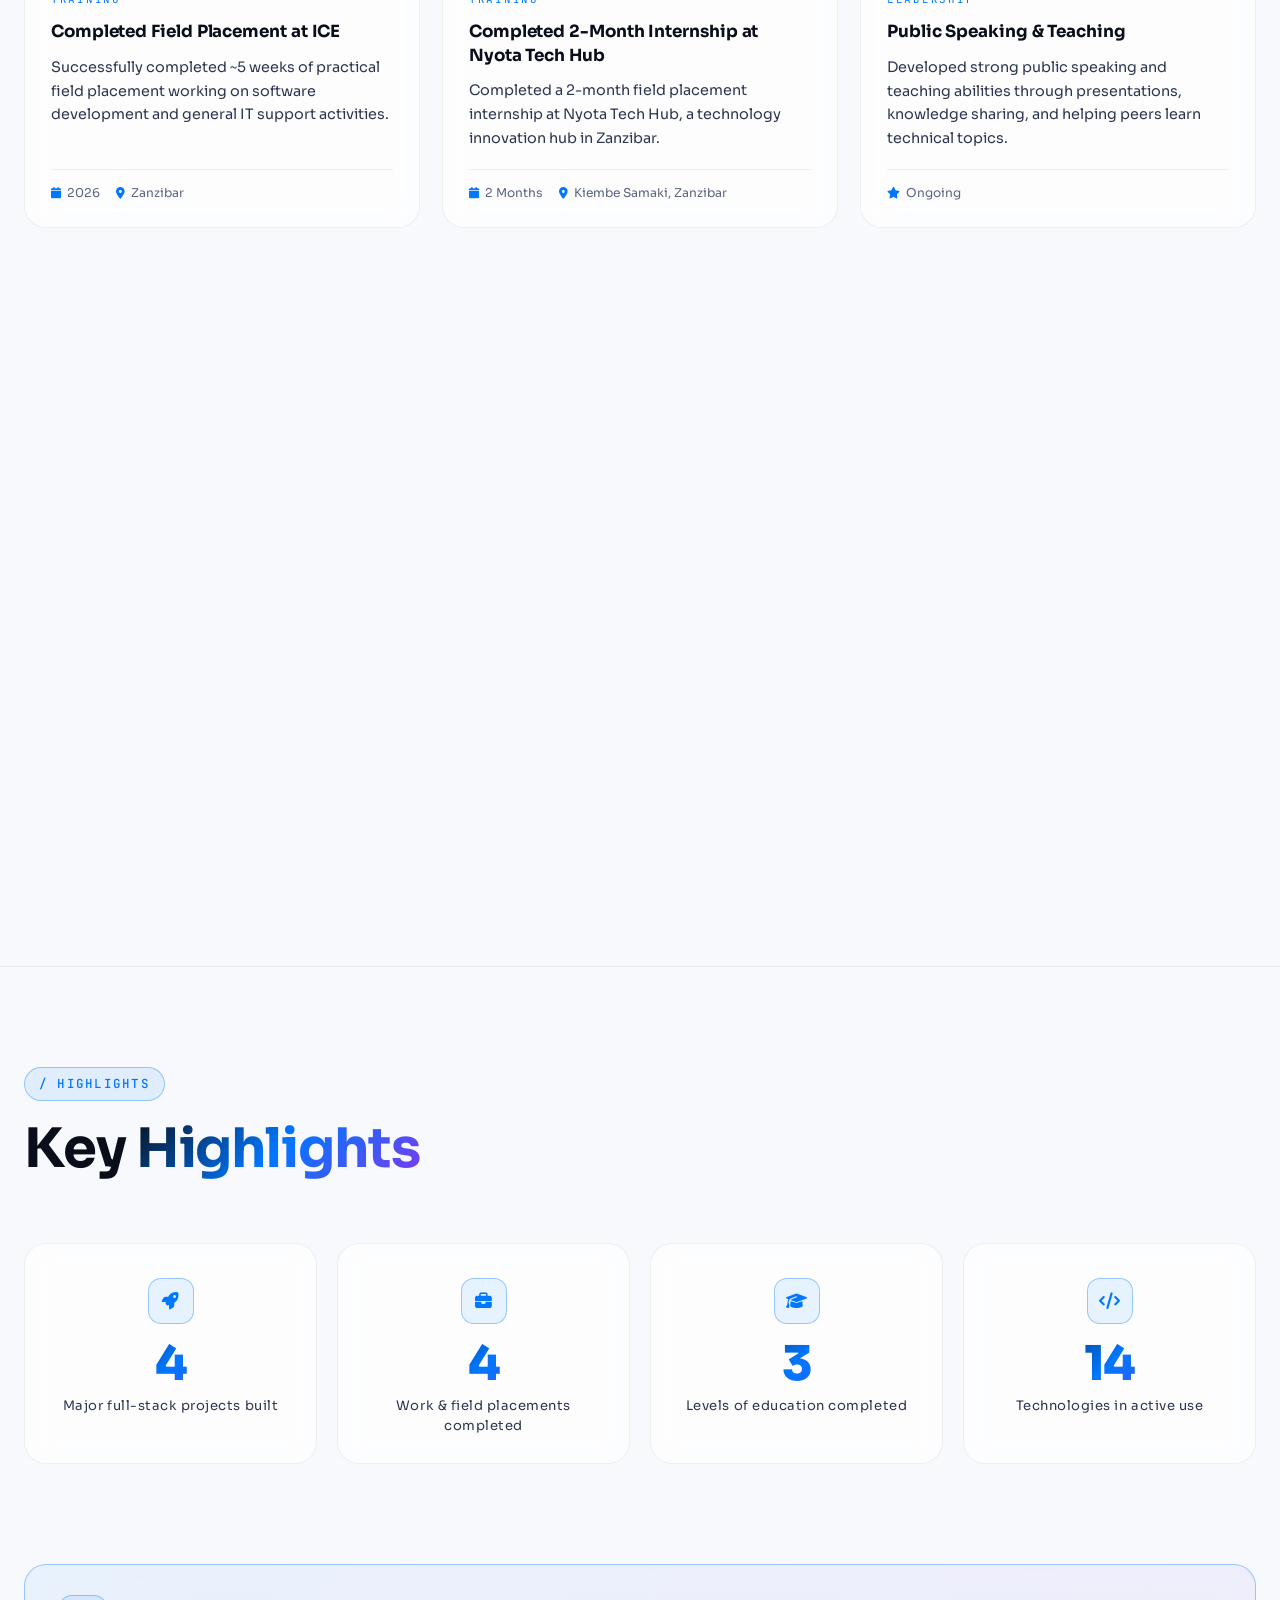
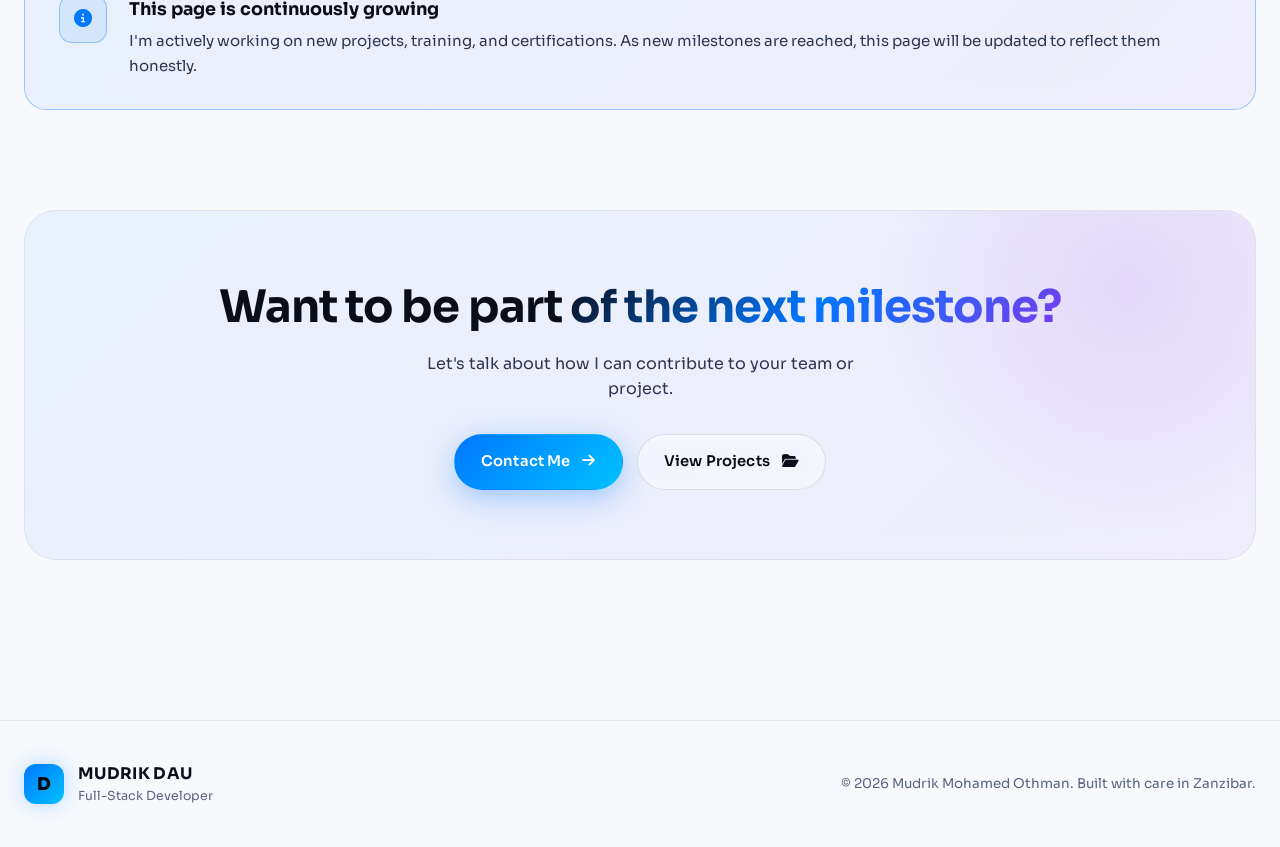
<file: achievements.html>
<!DOCTYPE html>
<html lang="en">
<head>
    <meta charset="UTF-8" />
    <meta name="viewport" content="width=device-width, initial-scale=1.0" />
    <meta name="description" content="Achievements of Mudrik Dau — academic, project, training, leadership, and technical achievements. A growing record updated as new milestones are reached." />
    <meta name="author" content="Mudrik Mohamed Othman (DAU)" />
    <meta name="theme-color" content="#05060a" />

    <title>Achievements — MUDRIK DAU</title>

    <!-- Fonts -->
    <link rel="preconnect" href="https://fonts.googleapis.com" />
    <link rel="preconnect" href="https://fonts.gstatic.com" crossorigin />
    <link href="https://fonts.googleapis.com/css2?family=Sora:wght@300;400;500;600;700;800&family=Space+Grotesk:wght@300;400;500;600;700&family=JetBrains+Mono:wght@300;400;500&display=swap" rel="stylesheet" />

    <!-- Icons -->
    <link rel="stylesheet" href="https://cdnjs.cloudflare.com/ajax/libs/font-awesome/6.5.1/css/all.min.css" />

    <!-- Styles -->
    <link rel="stylesheet" href="css/global.css" />
    <link rel="stylesheet" href="css/navbar.css" />
    <link rel="stylesheet" href="css/controls.css" />
    <link rel="stylesheet" href="css/animations.css" />
    <link rel="stylesheet" href="css/mobile-perf.css" />
        <link rel="stylesheet" href="css/scroll-fab.css" />
        <link rel="stylesheet" href="css/bot.css" />
        <link rel="stylesheet" href="css/status-bar.css" />
    <link rel="stylesheet" href="css/achievements.css" />

    <link rel="icon" type="image/svg+xml" href="data:image/svg+xml,%3Csvg xmlns='http://www.w3.org/2000/svg' viewBox='0 0 100 100'%3E%3Crect width='100' height='100' rx='20' fill='%2305060a'/%3E%3Ctext x='50' y='68' font-size='52' font-family='Arial' font-weight='bold' fill='%2300e5ff' text-anchor='middle'%3ED%3C/text%3E%3C/svg%3E" />

    <!-- FOUC Guard -->
    <script>
        (function () {
            try {
                var t = localStorage.getItem('dau:theme');
                if (t === 'light' || t === 'dark') {
                    document.documentElement.setAttribute('data-theme', t);
                } else if (window.matchMedia && window.matchMedia('(prefers-color-scheme: light)').matches) {
                    document.documentElement.setAttribute('data-theme', 'light');
                } else {
                    document.documentElement.setAttribute('data-theme', 'dark');
                }
                var l = localStorage.getItem('dau:lang');
                if (l && ['en','sw','zh','ar','fr'].indexOf(l) !== -1) {
                    document.documentElement.setAttribute('lang', l);
                    document.documentElement.setAttribute('dir', l === 'ar' ? 'rtl' : 'ltr');
                }
            } catch (e) {}
        })();
    </script>
</head>
<body>

    <!-- ==================== LOADING SCREEN ==================== -->
    <div class="loader" id="loader">
        <div class="loader__content">
            <div class="loader__logo">
                <span class="loader__letter">D</span>
                <span class="loader__letter">A</span>
                <span class="loader__letter">U</span>
            </div>
            <div class="loader__bar">
                <div class="loader__bar-fill" id="loaderBar"></div>
            </div>
            <p class="loader__text">INITIALIZING <span class="loader__dots">...</span></p>
        </div>
    </div>

    <!-- ==================== CUSTOM CURSOR ==================== -->
    <div class="cursor" id="cursor">
        <div class="cursor__dot"></div>
        <div class="cursor__ring"></div>
    </div>

    <!-- ==================== BACKGROUND LAYERS ==================== -->
    <div class="bg-layers">
        <div class="bg-grid"></div>
        <div class="bg-glow bg-glow--1"></div>
        <div class="bg-glow bg-glow--2"></div>
        <div class="bg-glow bg-glow--3"></div>
        <canvas id="particles"></canvas>
    </div>

    <!-- ==================== NAVBAR ==================== -->
    <header class="navbar" id="navbar">
        <div class="navbar__inner">
            <a href="index.html" class="navbar__brand" aria-label="DAU Home">
                <span class="navbar__brand-mark">
                    <span>D</span>
                </span>
                <span class="navbar__brand-text">
                    <span class="navbar__brand-name">MUDRIK <em>DAU</em></span>
                    <span class="navbar__brand-sub" data-i18n="brand.sub">Full-Stack Developer</span>
                </span>
            </a>

            <div class="navbar__actions">
                <button class="ctrl-btn ctrl-btn--theme" id="themeToggle" aria-label="Toggle theme" title="Toggle theme">
                    <span class="ctrl-btn__icon">
                        <i class="fa-solid fa-moon icon-moon"></i>
                        <i class="fa-solid fa-sun icon-sun"></i>
                    </span>
                </button>

                <div class="lang" id="langSwitcher">
                    <button class="ctrl-btn ctrl-btn--lang" id="langToggle" aria-label="Change language" aria-expanded="false">
                        <span class="ctrl-btn__icon"><i class="fa-solid fa-globe"></i></span>
                        <span class="ctrl-btn__label" id="langCurrent">EN</span>
                        <span class="ctrl-btn__caret"><i class="fa-solid fa-chevron-down"></i></span>
                    </button>

                    <div class="lang__dropdown" id="langDropdown" role="menu" aria-hidden="true">
                        <button class="lang__item" data-lang="en" role="menuitem">
                            <span class="lang__flag">🇬🇧</span>
                            <span class="lang__name">English</span>
                            <span class="lang__code">EN</span>
                        </button>
                        <button class="lang__item" data-lang="sw" role="menuitem">
                            <span class="lang__flag">🇹🇿</span>
                            <span class="lang__name">Kiswahili</span>
                            <span class="lang__code">SW</span>
                        </button>
                        <button class="lang__item" data-lang="zh" role="menuitem">
                            <span class="lang__flag">🇨🇳</span>
                            <span class="lang__name">中文</span>
                            <span class="lang__code">ZH</span>
                        </button>
                        <button class="lang__item" data-lang="ar" role="menuitem">
                            <span class="lang__flag">🇸🇦</span>
                            <span class="lang__name">العربية</span>
                            <span class="lang__code">AR</span>
                        </button>
                        <button class="lang__item" data-lang="fr" role="menuitem">
                            <span class="lang__flag">🇫🇷</span>
                            <span class="lang__name">Français</span>
                            <span class="lang__code">FR</span>
                        </button>
                    </div>
                </div>

                <button class="navbar__toggle" id="navbarToggle" aria-label="Open menu" aria-expanded="false">
                    <span></span>
                    <span></span>
                    <span></span>
                </button>
            </div>
        </div>
    </header>

    <!-- ==================== FULLSCREEN MENU ==================== -->
    <nav class="menu" id="menu" aria-hidden="true">
        <div class="menu__bg"></div>
        <div class="menu__inner">
            <div class="menu__aside">
                <div class="menu__aside-block">
                    <span class="menu__aside-label" data-i18n="menu.aside.location">Location</span>
                    <span class="menu__aside-value">Maungani / Kombeni, Zanzibar</span>
                </div>
                <div class="menu__aside-block">
                    <span class="menu__aside-label" data-i18n="menu.aside.email">Email</span>
                    <a href="mailto:mudrikdau@gmail.com" class="menu__aside-value">mudrikdau@gmail.com</a>
                </div>
                <div class="menu__aside-block">
                    <span class="menu__aside-label" data-i18n="menu.aside.availability">Availability</span>
                    <span class="menu__aside-value menu__aside-value--status">
                        <span class="dot dot--live"></span>
                        <span data-i18n="menu.aside.open">Open to opportunities</span>
                    </span>
                </div>
                <div class="menu__aside-block">
                    <span class="menu__aside-label" data-i18n="menu.aside.socials">Socials</span>
                    <div class="menu__socials">
                        <a href="https://github.com/mudrikdau-ux" target="_blank" rel="noopener" aria-label="GitHub"><i class="fa-brands fa-github"></i></a>
                        <a href="https://www.linkedin.com/in/mudrik-dau" target="_blank" rel="noopener" aria-label="LinkedIn"><i class="fa-brands fa-linkedin-in"></i></a>
                        <a href="https://www.instagram.com/youngw_04" target="_blank" rel="noopener" aria-label="Instagram"><i class="fa-brands fa-instagram"></i></a>
                        <a href="https://x.com/" target="_blank" rel="noopener" aria-label="X"><i class="fa-brands fa-x-twitter"></i></a>
                    </div>
                </div>
            </div>

            <ul class="menu__list">
                <li class="menu__item">
                    <a href="index.html" class="menu__link" data-page="home">
                        <span class="menu__num">01</span>
                        <span class="menu__text" data-i18n="menu.home">Home</span>
                    </a>
                </li>
                <li class="menu__item">
                    <a href="about.html" class="menu__link" data-page="about">
                        <span class="menu__num">02</span>
                        <span class="menu__text" data-i18n="menu.about">About</span>
                    </a>
                </li>
                <li class="menu__item">
                    <a href="skills.html" class="menu__link" data-page="skills">
                        <span class="menu__num">03</span>
                        <span class="menu__text" data-i18n="menu.skills">Skills</span>
                    </a>
                </li>
                <li class="menu__item">
                    <a href="experience.html" class="menu__link" data-page="experience">
                        <span class="menu__num">04</span>
                        <span class="menu__text" data-i18n="menu.experience">Experience</span>
                    </a>
                </li>
                <li class="menu__item">
                    <a href="projects.html" class="menu__link" data-page="projects">
                        <span class="menu__num">05</span>
                        <span class="menu__text" data-i18n="menu.projects">Projects</span>
                    </a>
                </li>
                <li class="menu__item">
                    <a href="certificates.html" class="menu__link" data-page="certificates">
                        <span class="menu__num">06</span>
                        <span class="menu__text" data-i18n="menu.certificates">Certificates</span>
                    </a>
                </li>
                <li class="menu__item">
                    <a href="services.html" class="menu__link" data-page="services">
                        <span class="menu__num">07</span>
                        <span class="menu__text" data-i18n="menu.services">Services</span>
                    </a>
                </li>
                <li class="menu__item">
                    <a href="achievements.html" class="menu__link" data-page="achievements">
                        <span class="menu__num">08</span>
                        <span class="menu__text" data-i18n="menu.achievements">Achievements</span>
                    </a>
                </li>
                <li class="menu__item">
                    <a href="contact.html" class="menu__link" data-page="contact">
                        <span class="menu__num">09</span>
                        <span class="menu__text" data-i18n="menu.contact">Contact</span>
                    </a>
                </li>
            </ul>
        </div>
    </nav>

    <!-- ==================== ACHIEVEMENTS PAGE ==================== -->
    <main class="ach-page" id="achievements">

        <!-- ===================================================
             HERO
             =================================================== -->
        <section class="ach-hero">
            <div class="container">
                <div class="ach-hero__inner">
                    <span class="section-head__label" data-i18n="ach.hero.label">/ Achievements</span>
                    <h1 class="ach-hero__title">
                        <span data-i18n="ach.hero.titleA">Milestones &amp;</span><br />
                        <em data-i18n="ach.hero.titleB">Moments That Matter.</em>
                    </h1>
                    <p class="ach-hero__desc" data-i18n="ach.hero.desc">
                        A growing record of my academic, project, training, leadership, and
                        technical achievements — updated as I continue to grow.
                    </p>

                    <div class="ach-hero__stats">
                        <div class="ach-hero__stat">
                            <span class="ach-hero__stat-num" data-count="4">0</span>
                            <span class="ach-hero__stat-label" data-i18n="ach.hero.stat.projects">Projects Built</span>
                        </div>
                        <div class="ach-hero__stat-divider"></div>
                        <div class="ach-hero__stat">
                            <span class="ach-hero__stat-num" data-count="4">0</span>
                            <span class="ach-hero__stat-label" data-i18n="ach.hero.stat.exp">Experiences</span>
                        </div>
                        <div class="ach-hero__stat-divider"></div>
                        <div class="ach-hero__stat">
                            <span class="ach-hero__stat-num" data-count="5">0</span>
                            <span class="ach-hero__stat-label" data-i18n="ach.hero.stat.categories">Categories</span>
                        </div>
                    </div>
                </div>
            </div>
        </section>

        <!-- ===================================================
             FILTER TABS
             =================================================== -->
        <section class="ach-filter">
            <div class="container">
                <div class="ach-filter__inner" id="achFilter">
                    <button class="ach-filter__btn is-active" data-filter="all">
                        <span data-i18n="ach.filter.all">All</span>
                    </button>
                    <button class="ach-filter__btn" data-filter="academic">
                        <span data-i18n="ach.filter.academic">Academic</span>
                    </button>
                    <button class="ach-filter__btn" data-filter="project">
                        <span data-i18n="ach.filter.project">Project</span>
                    </button>
                    <button class="ach-filter__btn" data-filter="training">
                        <span data-i18n="ach.filter.training">Training</span>
                    </button>
                    <button class="ach-filter__btn" data-filter="leadership">
                        <span data-i18n="ach.filter.leadership">Leadership</span>
                    </button>
                    <button class="ach-filter__btn" data-filter="technical">
                        <span data-i18n="ach.filter.technical">Technical</span>
                    </button>
                </div>
            </div>
        </section>

        <!-- ===================================================
             ACHIEVEMENTS GRID
             =================================================== -->
        <section class="ach-grid-section">
            <div class="container">
                <div class="ach-grid" id="achGrid">

                    <!-- 01 — Bachelor Admission (Academic) -->
                    <article class="ach-card ach-card--featured" data-tags="academic" data-reveal="up">
                        <div class="ach-card__icon"><i class="fa-solid fa-graduation-cap"></i></div>
                        <div class="ach-card__badge" data-i18n="ach.card.featured">Milestone</div>
                        <span class="ach-card__category" data-i18n="ach.filter.academic">Academic</span>
                        <h3 class="ach-card__title" data-i18n="ach.card.1.title">
                            Admitted to Bachelor of Information Technology
                        </h3>
                        <p class="ach-card__desc" data-i18n="ach.card.1.desc">
                            Successfully progressed into the Bachelor of Information Technology
                            (B.IT) program at Zanzibar University.
                        </p>
                        <div class="ach-card__meta">
                            <span><i class="fa-solid fa-calendar"></i> 2026</span>
                            <span><i class="fa-solid fa-building-columns"></i> <span data-i18n="ach.card.1.place">Zanzibar University</span></span>
                        </div>
                    </article>

                    <!-- 02 — Diploma Completion (Academic) -->
                    <article class="ach-card" data-tags="academic" data-reveal="up" data-delay="1">
                        <div class="ach-card__icon"><i class="fa-solid fa-certificate"></i></div>
                        <span class="ach-card__category" data-i18n="ach.filter.academic">Academic</span>
                        <h3 class="ach-card__title" data-i18n="ach.card.2.title">
                            Completed Diploma in Information Technology
                        </h3>
                        <p class="ach-card__desc" data-i18n="ach.card.2.desc">
                            Successfully completed foundational IT studies with practical exposure
                            to programming, databases, and information systems.
                        </p>
                        <div class="ach-card__meta">
                            <span><i class="fa-solid fa-calendar"></i> 2024 — 2026</span>
                            <span><i class="fa-solid fa-building-columns"></i> <span data-i18n="ach.card.2.place">Zanzibar University</span></span>
                        </div>
                    </article>

                    <!-- 03 — CleanSpark Build (Project) -->
                    <article class="ach-card" data-tags="project" data-reveal="up" data-delay="2">
                        <div class="ach-card__icon"><i class="fa-solid fa-broom"></i></div>
                        <span class="ach-card__category" data-i18n="ach.filter.project">Project</span>
                        <h3 class="ach-card__title" data-i18n="ach.card.3.title">
                            Developed CleanSpark — Cleaning Service Management System
                        </h3>
                        <p class="ach-card__desc" data-i18n="ach.card.3.desc">
                            Designed and built a full-stack cleaning service management system
                            from real-world observation of challenges in a Zanzibar cleaning company.
                        </p>
                        <div class="ach-card__meta">
                            <span><i class="fa-solid fa-calendar"></i> 2026</span>
                            <span><i class="fa-solid fa-code"></i> <span data-i18n="ach.card.3.tag">Full-Stack</span></span>
                        </div>
                    </article>

                    <!-- 04 — LAMS Build (Project) -->
                    <article class="ach-card" data-tags="project" data-reveal="up" data-delay="3">
                        <div class="ach-card__icon"><i class="fa-solid fa-landmark"></i></div>
                        <span class="ach-card__category" data-i18n="ach.filter.project">Project</span>
                        <h3 class="ach-card__title" data-i18n="ach.card.4.title">
                            Developed LAMS — Local Administration Management System
                        </h3>
                        <p class="ach-card__desc" data-i18n="ach.card.4.desc">
                            Designed and developed a full-stack local administration management
                            system connecting citizens with ward administration for services,
                            payments, and documents.
                        </p>
                        <div class="ach-card__meta">
                            <span><i class="fa-solid fa-calendar"></i> 2026</span>
                            <span><i class="fa-solid fa-code"></i> <span data-i18n="ach.card.4.tag">Full-Stack</span></span>
                        </div>
                    </article>

                    <!-- 05 — ICE Field Placement (Training) -->
                    <article class="ach-card" data-tags="training" data-reveal="up" data-delay="4">
                        <div class="ach-card__icon"><i class="fa-solid fa-briefcase"></i></div>
                        <span class="ach-card__category" data-i18n="ach.filter.training">Training</span>
                        <h3 class="ach-card__title" data-i18n="ach.card.5.title">
                            Completed Field Placement at ICE
                        </h3>
                        <p class="ach-card__desc" data-i18n="ach.card.5.desc">
                            Successfully completed ~5 weeks of practical field placement working on
                            software development and general IT support activities.
                        </p>
                        <div class="ach-card__meta">
                            <span><i class="fa-solid fa-calendar"></i> 2026</span>
                            <span><i class="fa-solid fa-location-dot"></i> <span data-i18n="ach.card.5.place">Zanzibar</span></span>
                        </div>
                    </article>

                    <!-- 06 — Nyota Tech Hub Internship (Training) -->
                    <article class="ach-card" data-tags="training" data-reveal="up" data-delay="5">
                        <div class="ach-card__icon"><i class="fa-solid fa-microchip"></i></div>
                        <span class="ach-card__category" data-i18n="ach.filter.training">Training</span>
                        <h3 class="ach-card__title" data-i18n="ach.card.6.title">
                            Completed 2-Month Internship at Nyota Tech Hub
                        </h3>
                        <p class="ach-card__desc" data-i18n="ach.card.6.desc">
                            Completed a 2-month field placement internship at Nyota Tech Hub,
                            a technology innovation hub in Zanzibar.
                        </p>
                        <div class="ach-card__meta">
                            <span><i class="fa-solid fa-calendar"></i> <span data-i18n="ach.card.6.period">2 Months</span></span>
                            <span><i class="fa-solid fa-location-dot"></i> Kiembe Samaki, Zanzibar</span>
                        </div>
                    </article>

                    <!-- 07 — Public Speaking (Leadership) -->
                    <article class="ach-card" data-tags="leadership" data-reveal="up" data-delay="6">
                        <div class="ach-card__icon"><i class="fa-solid fa-microphone"></i></div>
                        <span class="ach-card__category" data-i18n="ach.filter.leadership">Leadership</span>
                        <h3 class="ach-card__title" data-i18n="ach.card.7.title">
                            Public Speaking &amp; Teaching
                        </h3>
                        <p class="ach-card__desc" data-i18n="ach.card.7.desc">
                            Developed strong public speaking and teaching abilities through
                            presentations, knowledge sharing, and helping peers learn technical topics.
                        </p>
                        <div class="ach-card__meta">
                            <span><i class="fa-solid fa-star"></i> <span data-i18n="ach.card.7.tag">Ongoing</span></span>
                        </div>
                    </article>

                    <!-- 08 — Office & Managerial Experience (Leadership) -->
                    <article class="ach-card" data-tags="leadership" data-reveal="up" data-delay="7">
                        <div class="ach-card__icon"><i class="fa-solid fa-users-gear"></i></div>
                        <span class="ach-card__category" data-i18n="ach.filter.leadership">Leadership</span>
                        <h3 class="ach-card__title" data-i18n="ach.card.8.title">
                            Managerial &amp; Teamwork Experience
                        </h3>
                        <p class="ach-card__desc" data-i18n="ach.card.8.desc">
                            Built practical managerial, teamwork, and customer service skills
                            through office administration roles in Zanzibar.
                        </p>
                        <div class="ach-card__meta">
                            <span><i class="fa-solid fa-calendar"></i> 2024 — 2026</span>
                            <span><i class="fa-solid fa-briefcase"></i> <span data-i18n="ach.card.8.tag">Office Roles</span></span>
                        </div>
                    </article>

                    <!-- 09 — Full-Stack Development (Technical) -->
                    <article class="ach-card" data-tags="technical" data-reveal="up" data-delay="8">
                        <div class="ach-card__icon"><i class="fa-solid fa-code"></i></div>
                        <span class="ach-card__category" data-i18n="ach.filter.technical">Technical</span>
                        <h3 class="ach-card__title" data-i18n="ach.card.9.title">
                            Full-Stack Development Proficiency
                        </h3>
                        <p class="ach-card__desc" data-i18n="ach.card.9.desc">
                            Built working knowledge across the full stack — HTML, CSS, JavaScript,
                            Node.js, Express, MySQL — through hands-on project work.
                        </p>
                        <div class="ach-card__meta">
                            <span><i class="fa-solid fa-layer-group"></i> <span data-i18n="ach.card.9.tag">Full-Stack</span></span>
                        </div>
                    </article>

                    <!-- 10 — Database Design (Technical) -->
                    <article class="ach-card" data-tags="technical" data-reveal="up" data-delay="9">
                        <div class="ach-card__icon"><i class="fa-solid fa-database"></i></div>
                        <span class="ach-card__category" data-i18n="ach.filter.technical">Technical</span>
                        <h3 class="ach-card__title" data-i18n="ach.card.10.title">
                            Database Design &amp; Management
                        </h3>
                        <p class="ach-card__desc" data-i18n="ach.card.10.desc">
                            Designed and managed relational databases with MySQL, MariaDB,
                            and SQL for real application projects.
                        </p>
                        <div class="ach-card__meta">
                            <span><i class="fa-solid fa-database"></i> MySQL / MariaDB</span>
                        </div>
                    </article>

                    <!-- 11 — Networking & IT Support (Technical) -->
                    <article class="ach-card" data-tags="technical" data-reveal="up" data-delay="10">
                        <div class="ach-card__icon"><i class="fa-solid fa-network-wired"></i></div>
                        <span class="ach-card__category" data-i18n="ach.filter.technical">Technical</span>
                        <h3 class="ach-card__title" data-i18n="ach.card.11.title">
                            Networking &amp; IT Support
                        </h3>
                        <p class="ach-card__desc" data-i18n="ach.card.11.desc">
                            Gained practical experience in computer networking, Cisco-related
                            tasks, Windows support, and general IT administration.
                        </p>
                        <div class="ach-card__meta">
                            <span><i class="fa-solid fa-network-wired"></i> Cisco</span>
                            <span><i class="fa-brands fa-windows"></i> Windows</span>
                        </div>
                    </article>

                </div>
            </div>
        </section>

        <!-- ===================================================
             HIGHLIGHTS STRIP
             =================================================== -->
        <section class="ach-highlights">
            <div class="container">
                <div class="section-head">
                    <span class="section-head__label" data-i18n="ach.highlights.label">/ Highlights</span>
                    <h2 class="section-head__title">
                        <span data-i18n="ach.highlights.titleA">Key</span>
                        <em data-i18n="ach.highlights.titleB">Highlights</em>
                    </h2>
                </div>

                <div class="highlights-grid">

                    <div class="highlight-card" data-reveal="up">
                        <div class="highlight-card__icon"><i class="fa-solid fa-rocket"></i></div>
                        <span class="highlight-card__num">4</span>
                        <span class="highlight-card__label" data-i18n="ach.highlights.1">Major full-stack projects built</span>
                    </div>

                    <div class="highlight-card" data-reveal="up" data-delay="1">
                        <div class="highlight-card__icon"><i class="fa-solid fa-briefcase"></i></div>
                        <span class="highlight-card__num">4</span>
                        <span class="highlight-card__label" data-i18n="ach.highlights.2">Work & field placements completed</span>
                    </div>

                    <div class="highlight-card" data-reveal="up" data-delay="2">
                        <div class="highlight-card__icon"><i class="fa-solid fa-graduation-cap"></i></div>
                        <span class="highlight-card__num">3</span>
                        <span class="highlight-card__label" data-i18n="ach.highlights.3">Levels of education completed</span>
                    </div>

                    <div class="highlight-card" data-reveal="up" data-delay="3">
                        <div class="highlight-card__icon"><i class="fa-solid fa-code"></i></div>
                        <span class="highlight-card__num">15</span>
                        <span class="highlight-card__label" data-i18n="ach.highlights.4">Technologies in active use</span>
                    </div>

                </div>
            </div>
        </section>

        <!-- ===================================================
             NOTE CALLOUT
             =================================================== -->
        <section class="ach-note">
            <div class="container">
                <div class="ach-note__inner" data-reveal="up">
                    <div class="ach-note__icon">
                        <i class="fa-solid fa-circle-info"></i>
                    </div>
                    <div class="ach-note__body">
                        <h3 class="ach-note__title" data-i18n="ach.note.title">This page is continuously growing</h3>
                        <p class="ach-note__desc" data-i18n="ach.note.desc">
                            I'm actively working on new projects, training, and certifications.
                            As new milestones are reached, this page will be updated to reflect them honestly.
                        </p>
                    </div>
                </div>
            </div>
        </section>

        <!-- ===================================================
             CTA
             =================================================== -->
        <section class="ach-cta">
            <div class="container">
                <div class="ach-cta__inner" data-reveal="scale">
                    <h2 class="ach-cta__title">
                        <span data-i18n="ach.cta.titleA">Want to be part</span>
                        <em data-i18n="ach.cta.titleB">of the next milestone?</em>
                    </h2>
                    <p class="ach-cta__desc" data-i18n="ach.cta.desc">
                        Let's talk about how I can contribute to your team or project.
                    </p>
                    <div class="ach-cta__actions">
                        <a href="contact.html" class="btn btn--primary" data-cursor="hover">
                            <span class="btn__text" data-i18n="ach.cta.contact">Contact Me</span>
                            <span class="btn__icon"><i class="fa-solid fa-arrow-right"></i></span>
                        </a>
                        <a href="projects.html" class="btn btn--ghost" data-cursor="hover">
                            <span class="btn__text" data-i18n="ach.cta.projects">View Projects</span>
                            <span class="btn__icon"><i class="fa-solid fa-folder-open"></i></span>
                        </a>
                    </div>
                </div>
            </div>
        </section>

    </main>

    <!-- ==================== FOOTER ==================== -->
    <footer class="footer">
        <div class="container">
            <div class="footer__inner">
                <div class="footer__brand">
                    <span class="footer__brand-mark">D</span>
                    <div>
                        <span class="footer__brand-name">MUDRIK DAU</span>
                        <span class="footer__brand-sub" data-i18n="brand.sub">Full-Stack Developer | IT Student</span>
                    </div>
                </div>
                <p class="footer__copy">
                    © <span id="year"></span> Mudrik Mohamed Othman. <span data-i18n="footer.copy">Built with care in Zanzibar.</span>
                </p>
            </div>
        </div>
    </footer>

    <!-- Scripts -->
    <script src="js/i18n.js"></script>
    <script src="js/theme.js"></script>
    <script src="js/global.js"></script>
    <script src="js/navbar.js"></script>
    <script src="js/particles.js"></script>
    <script src="js/animations.js"></script>
    <script src="js/achievements.js"></script>
    <script src="js/scroll-fab.js"></script>
    <script src="js/bot.js" defer></script>
    <script src="js/status-bar.js" defer></script>
</body>
</html>
</file>
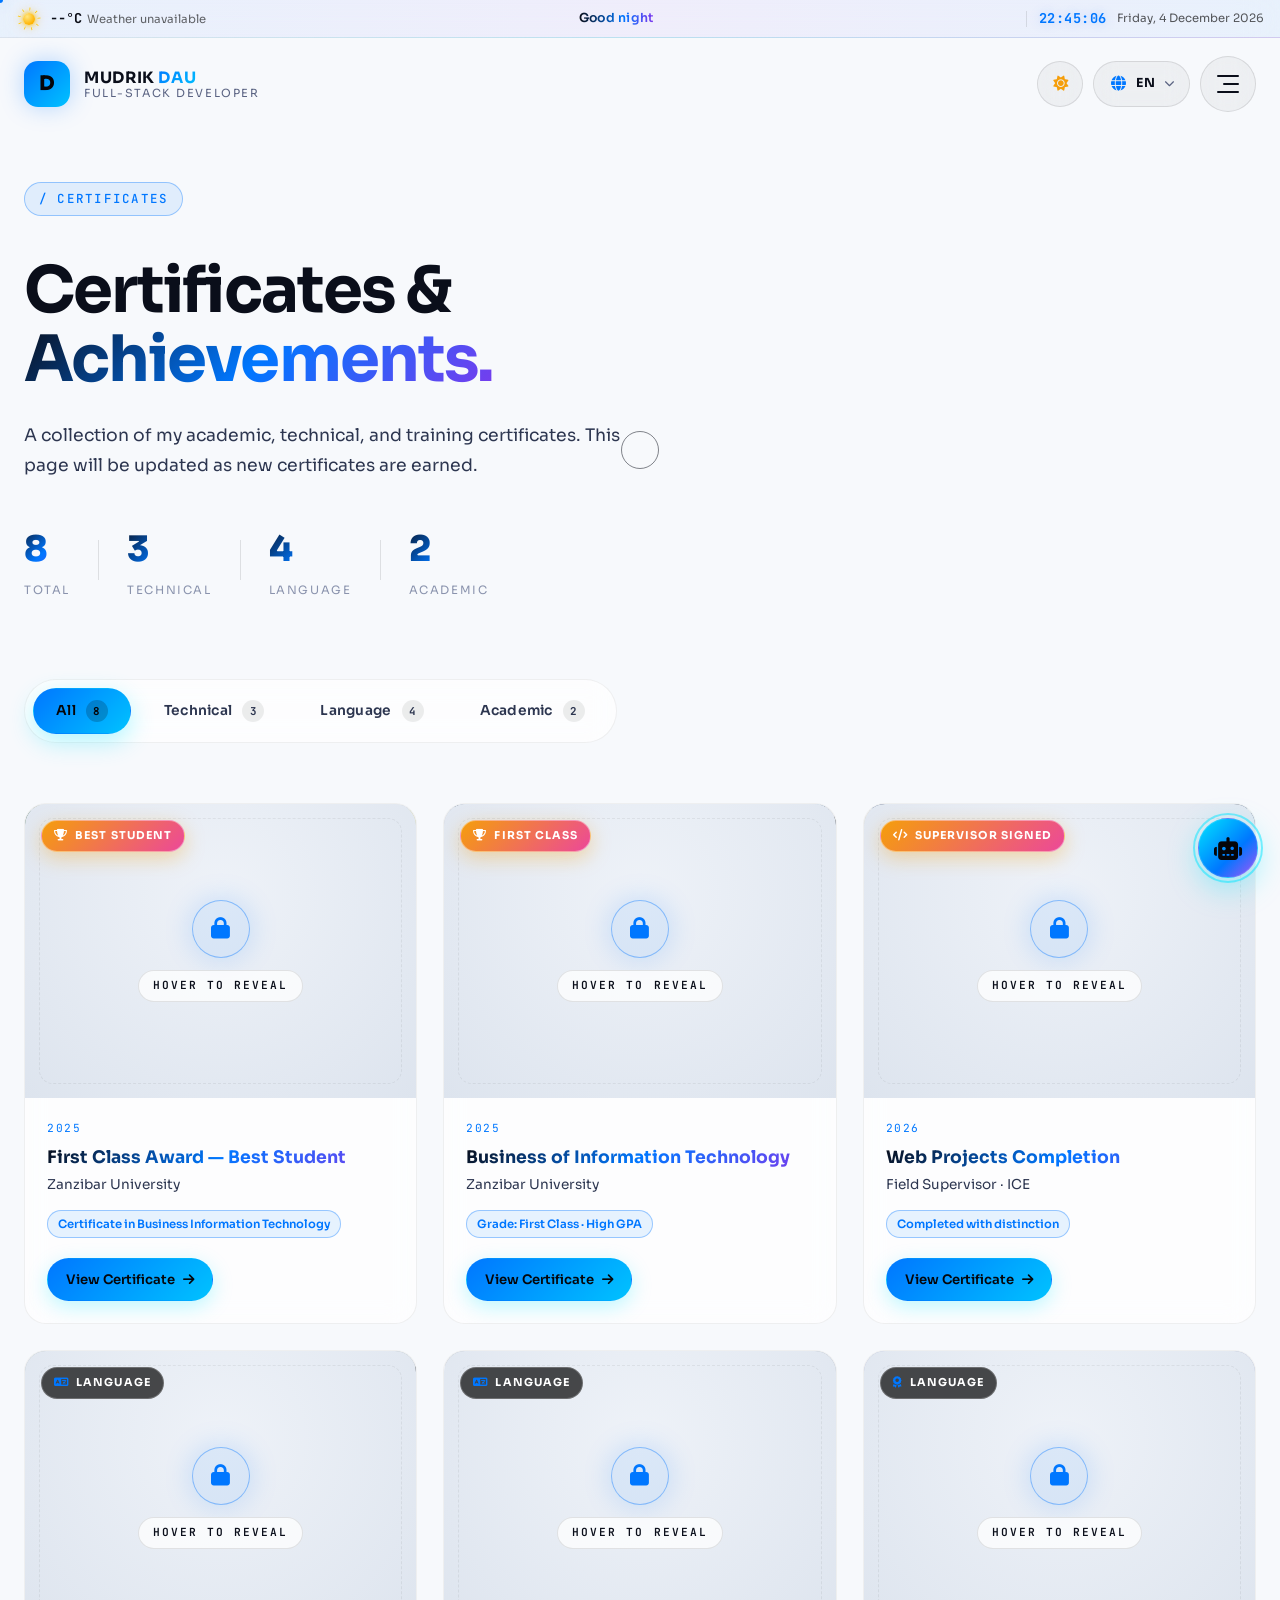
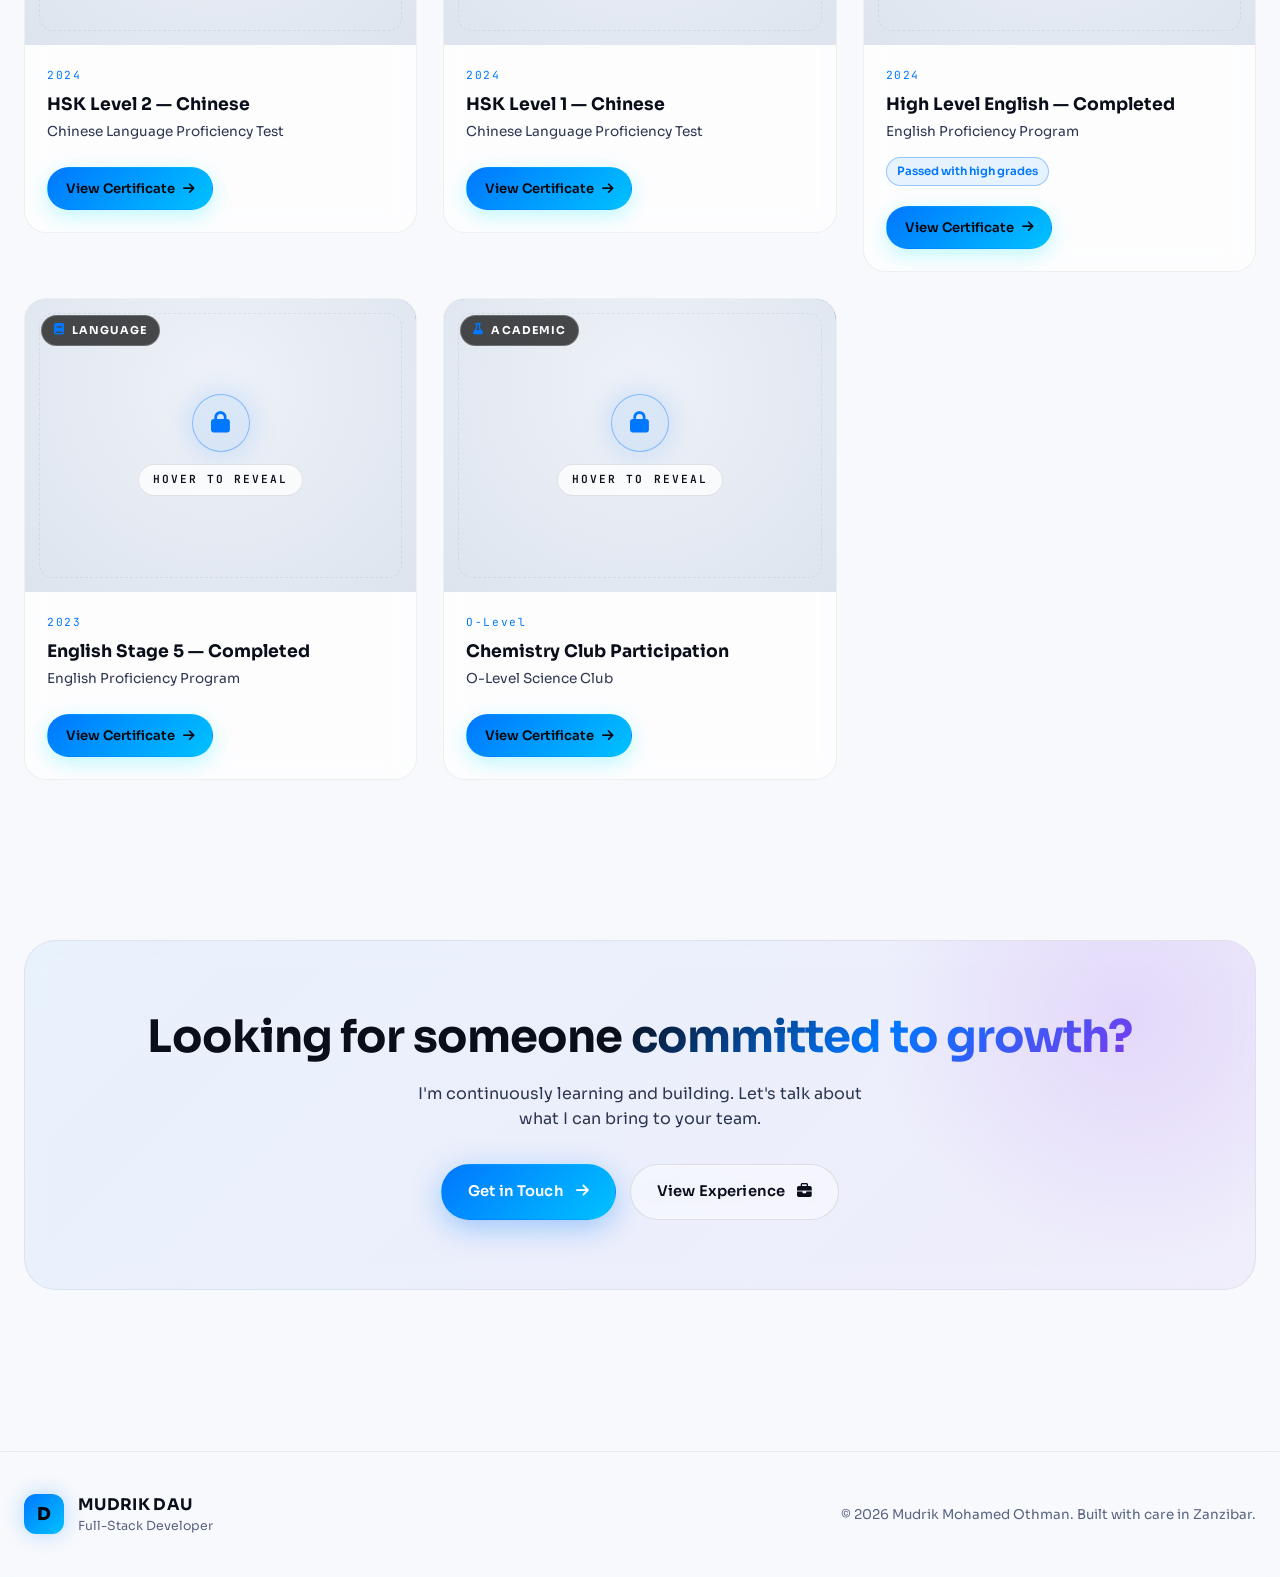
<file: certificates.html>
<!DOCTYPE html>
<html lang="en">
<head>
    <meta charset="UTF-8" />
    <meta name="viewport" content="width=device-width, initial-scale=1.0" />
    <meta name="description" content="Certificates and achievements of Mudrik Dau — academic, technical, language, and training certificates from Zanzibar and beyond." />
    <meta name="author" content="Mudrik Mohamed Othman (DAU)" />
    <meta name="theme-color" content="#05060a" />

    <title>Certificates — MUDRIK DAU</title>

    <!-- Fonts -->
    <link rel="preconnect" href="https://fonts.googleapis.com" />
    <link rel="preconnect" href="https://fonts.gstatic.com" crossorigin />
    <link href="https://fonts.googleapis.com/css2?family=Sora:wght@300;400;500;600;700;800&family=Space+Grotesk:wght@300;400;500;600;700&family=JetBrains+Mono:wght@300;400;500&display=swap" rel="stylesheet" />

    <!-- Icons -->
    <link rel="stylesheet" href="https://cdnjs.cloudflare.com/ajax/libs/font-awesome/6.5.1/css/all.min.css" />

    <!-- Styles -->
    <link rel="stylesheet" href="css/global.css" />
    <link rel="stylesheet" href="css/navbar.css" />
    <link rel="stylesheet" href="css/controls.css" />
    <link rel="stylesheet" href="css/animations.css" />
    <link rel="stylesheet" href="css/mobile-perf.css" />
    <link rel="stylesheet" href="css/scroll-fab.css" />
    <link rel="stylesheet" href="css/bot.css" />
    <link rel="stylesheet" href="css/status-bar.css" />
    <link rel="stylesheet" href="css/certificates.css" />

    <link rel="icon" type="image/svg+xml" href="data:image/svg+xml,%3Csvg xmlns='http://www.w3.org/2000/svg' viewBox='0 0 100 100'%3E%3Crect width='100' height='100' rx='20' fill='%2305060a'/%3E%3Ctext x='50' y='68' font-size='52' font-family='Arial' font-weight='bold' fill='%2300e5ff' text-anchor='middle'%3ED%3C/text%3E%3C/svg%3E" />

    <!-- FOUC Guard -->
    <script>
        (function () {
            try {
                var t = localStorage.getItem('dau:theme');
                if (t === 'light' || t === 'dark') {
                    document.documentElement.setAttribute('data-theme', t);
                } else if (window.matchMedia && window.matchMedia('(prefers-color-scheme: light)').matches) {
                    document.documentElement.setAttribute('data-theme', 'light');
                } else {
                    document.documentElement.setAttribute('data-theme', 'dark');
                }
                var l = localStorage.getItem('dau:lang');
                if (l && ['en','sw','zh','ar','fr'].indexOf(l) !== -1) {
                    document.documentElement.setAttribute('lang', l);
                    document.documentElement.setAttribute('dir', l === 'ar' ? 'rtl' : 'ltr');
                }
            } catch (e) {}
        })();
    </script>
</head>
<body>

    <!-- ==================== LOADING SCREEN ==================== -->
    <div class="loader" id="loader">
        <div class="loader__content">
            <div class="loader__logo">
                <span class="loader__letter">D</span>
                <span class="loader__letter">A</span>
                <span class="loader__letter">U</span>
            </div>
            <div class="loader__bar">
                <div class="loader__bar-fill" id="loaderBar"></div>
            </div>
            <p class="loader__text">INITIALIZING <span class="loader__dots">...</span></p>
        </div>
    </div>

    <!-- ==================== CUSTOM CURSOR ==================== -->
    <div class="cursor" id="cursor">
        <div class="cursor__dot"></div>
        <div class="cursor__ring"></div>
    </div>

    <!-- ==================== BACKGROUND LAYERS ==================== -->
    <div class="bg-layers">
        <div class="bg-grid"></div>
        <div class="bg-glow bg-glow--1"></div>
        <div class="bg-glow bg-glow--2"></div>
        <div class="bg-glow bg-glow--3"></div>
        <canvas id="particles"></canvas>
    </div>

    <!-- ==================== NAVBAR ==================== -->
    <header class="navbar" id="navbar">
        <div class="navbar__inner">
            <a href="index.html" class="navbar__brand" aria-label="DAU Home">
                <span class="navbar__brand-mark">
                    <span>D</span>
                </span>
                <span class="navbar__brand-text">
                    <span class="navbar__brand-name">MUDRIK <em>DAU</em></span>
                    <span class="navbar__brand-sub" data-i18n="brand.sub">Full-Stack Developer</span>
                </span>
            </a>

            <div class="navbar__actions">
                <button class="ctrl-btn ctrl-btn--theme" id="themeToggle" aria-label="Toggle theme" title="Toggle theme">
                    <span class="ctrl-btn__icon">
                        <i class="fa-solid fa-moon icon-moon"></i>
                        <i class="fa-solid fa-sun icon-sun"></i>
                    </span>
                </button>

                <div class="lang" id="langSwitcher">
                    <button class="ctrl-btn ctrl-btn--lang" id="langToggle" aria-label="Change language" aria-expanded="false">
                        <span class="ctrl-btn__icon"><i class="fa-solid fa-globe"></i></span>
                        <span class="ctrl-btn__label" id="langCurrent">EN</span>
                        <span class="ctrl-btn__caret"><i class="fa-solid fa-chevron-down"></i></span>
                    </button>

                    <div class="lang__dropdown" id="langDropdown" role="menu" aria-hidden="true">
                        <button class="lang__item" data-lang="en" role="menuitem">
                            <span class="lang__flag">🇬🇧</span>
                            <span class="lang__name">English</span>
                            <span class="lang__code">EN</span>
                        </button>
                        <button class="lang__item" data-lang="sw" role="menuitem">
                            <span class="lang__flag">🇹🇿</span>
                            <span class="lang__name">Kiswahili</span>
                            <span class="lang__code">SW</span>
                        </button>
                        <button class="lang__item" data-lang="zh" role="menuitem">
                            <span class="lang__flag">🇨🇳</span>
                            <span class="lang__name">中文</span>
                            <span class="lang__code">ZH</span>
                        </button>
                        <button class="lang__item" data-lang="ar" role="menuitem">
                            <span class="lang__flag">🇸🇦</span>
                            <span class="lang__name">العربية</span>
                            <span class="lang__code">AR</span>
                        </button>
                        <button class="lang__item" data-lang="fr" role="menuitem">
                            <span class="lang__flag">🇫🇷</span>
                            <span class="lang__name">Français</span>
                            <span class="lang__code">FR</span>
                        </button>
                    </div>
                </div>

                <button class="navbar__toggle" id="navbarToggle" aria-label="Open menu" aria-expanded="false">
                    <span></span>
                    <span></span>
                    <span></span>
                </button>
            </div>
        </div>
    </header>

    <!-- ==================== FULLSCREEN MENU ==================== -->
    <nav class="menu" id="menu" aria-hidden="true">
        <div class="menu__bg"></div>
        <div class="menu__inner">
            <div class="menu__aside">
                <div class="menu__aside-block">
                    <span class="menu__aside-label" data-i18n="menu.aside.location">Location</span>
                    <span class="menu__aside-value">Maungani / Kombeni, Zanzibar</span>
                </div>
                <div class="menu__aside-block">
                    <span class="menu__aside-label" data-i18n="menu.aside.email">Email</span>
                    <a href="mailto:mudrikdau@gmail.com" class="menu__aside-value">mudrikdau@gmail.com</a>
                </div>
                <div class="menu__aside-block">
                    <span class="menu__aside-label" data-i18n="menu.aside.availability">Availability</span>
                    <span class="menu__aside-value menu__aside-value--status">
                        <span class="dot dot--live"></span>
                        <span data-i18n="menu.aside.open">Open to opportunities</span>
                    </span>
                </div>
                <div class="menu__aside-block">
                    <span class="menu__aside-label" data-i18n="menu.aside.socials">Socials</span>
                    <div class="menu__socials">
                        <a href="https://github.com/mudrikdau-ux" target="_blank" rel="noopener" aria-label="GitHub"><i class="fa-brands fa-github"></i></a>
                        <a href="https://www.linkedin.com/in/mudrik-dau" target="_blank" rel="noopener" aria-label="LinkedIn"><i class="fa-brands fa-linkedin-in"></i></a>
                        <a href="https://www.instagram.com/youngw_04" target="_blank" rel="noopener" aria-label="Instagram"><i class="fa-brands fa-instagram"></i></a>
                        <a href="https://x.com/" target="_blank" rel="noopener" aria-label="X"><i class="fa-brands fa-x-twitter"></i></a>
                    </div>
                </div>
            </div>

            <ul class="menu__list">
                <li class="menu__item">
                    <a href="index.html" class="menu__link" data-page="home">
                        <span class="menu__num">01</span>
                        <span class="menu__text" data-i18n="menu.home">Home</span>
                    </a>
                </li>
                <li class="menu__item">
                    <a href="about.html" class="menu__link" data-page="about">
                        <span class="menu__num">02</span>
                        <span class="menu__text" data-i18n="menu.about">About</span>
                    </a>
                </li>
                <li class="menu__item">
                    <a href="skills.html" class="menu__link" data-page="skills">
                        <span class="menu__num">03</span>
                        <span class="menu__text" data-i18n="menu.skills">Skills</span>
                    </a>
                </li>
                <li class="menu__item">
                    <a href="experience.html" class="menu__link" data-page="experience">
                        <span class="menu__num">04</span>
                        <span class="menu__text" data-i18n="menu.experience">Experience</span>
                    </a>
                </li>
                <li class="menu__item">
                    <a href="projects.html" class="menu__link" data-page="projects">
                        <span class="menu__num">05</span>
                        <span class="menu__text" data-i18n="menu.projects">Projects</span>
                    </a>
                </li>
                <li class="menu__item">
                    <a href="certificates.html" class="menu__link" data-page="certificates">
                        <span class="menu__num">06</span>
                        <span class="menu__text" data-i18n="menu.certificates">Certificates</span>
                    </a>
                </li>
                <li class="menu__item">
                    <a href="services.html" class="menu__link" data-page="services">
                        <span class="menu__num">07</span>
                        <span class="menu__text" data-i18n="menu.services">Services</span>
                    </a>
                </li>
                <li class="menu__item">
                    <a href="achievements.html" class="menu__link" data-page="achievements">
                        <span class="menu__num">08</span>
                        <span class="menu__text" data-i18n="menu.achievements">Achievements</span>
                    </a>
                </li>
                <li class="menu__item">
                    <a href="contact.html" class="menu__link" data-page="contact">
                        <span class="menu__num">09</span>
                        <span class="menu__text" data-i18n="menu.contact">Contact</span>
                    </a>
                </li>
            </ul>
        </div>
    </nav>

    <!-- ==================== CERTIFICATES PAGE ==================== -->
    <main class="cert-page" id="certificates">

        <!-- ===================================================
             HERO
             =================================================== -->
        <section class="cert-hero">
            <div class="container">
                <div class="cert-hero__inner">
                    <span class="section-head__label" data-i18n="cert.hero.label">/ Certificates</span>
                    <h1 class="cert-hero__title">
                        <span data-i18n="cert.hero.titleA">Certificates &</span><br />
                        <em data-i18n="cert.hero.titleB">Achievements.</em>
                    </h1>
                    <p class="cert-hero__desc" data-i18n="cert.hero.desc">
                        A curated collection of my academic, technical, and language certificates —
                        earned through study, discipline, and continuous growth.
                    </p>

                    <div class="cert-hero__stats">
                        <div class="cert-hero__stat">
                            <span class="cert-hero__stat-num" data-count="8">0</span>
                            <span class="cert-hero__stat-label" data-i18n="cert.hero.stat.total">Total</span>
                        </div>
                        <div class="cert-hero__stat-divider"></div>
                        <div class="cert-hero__stat">
                            <span class="cert-hero__stat-num" data-count="3">0</span>
                            <span class="cert-hero__stat-label" data-i18n="cert.hero.stat.tech">Technical</span>
                        </div>
                        <div class="cert-hero__stat-divider"></div>
                        <div class="cert-hero__stat">
                            <span class="cert-hero__stat-num" data-count="4">0</span>
                            <span class="cert-hero__stat-label" data-i18n="cert.hero.stat.lang">Language</span>
                        </div>
                        <div class="cert-hero__stat-divider"></div>
                        <div class="cert-hero__stat">
                            <span class="cert-hero__stat-num" data-count="2">0</span>
                            <span class="cert-hero__stat-label" data-i18n="cert.hero.stat.academic">Academic</span>
                        </div>
                    </div>
                </div>
            </div>
        </section>

        <!-- ===================================================
             FILTER TABS
             =================================================== -->
        <section class="cert-filter">
            <div class="container">
                <div class="cert-filter__inner" id="certFilter">
                    <button class="cert-filter__btn is-active" data-filter="all">
                        <span data-i18n="cert.filter.all">All</span>
                        <span class="cert-filter__count">8</span>
                    </button>
                    <button class="cert-filter__btn" data-filter="technical">
                        <span data-i18n="cert.filter.technical">Technical</span>
                        <span class="cert-filter__count">3</span>
                    </button>
                    <button class="cert-filter__btn" data-filter="language">
                        <span data-i18n="cert.filter.language">Language</span>
                        <span class="cert-filter__count">4</span>
                    </button>
                    <button class="cert-filter__btn" data-filter="academic">
                        <span data-i18n="cert.filter.academic">Academic</span>
                        <span class="cert-filter__count">2</span>
                    </button>
                </div>
            </div>
        </section>

        <!-- ===================================================
             CERTIFICATES GRID
             NOTE: data-reveal has been REMOVED from all cards
             to prevent conflict with animations.js.
             =================================================== -->
        <section class="cert-grid-section">
            <div class="container">
                <div class="cert-grid" id="certGrid">

                    <!-- 01 — FIRST CLASS AWARD -->
                    <article class="cert-card cert-card--featured" data-tags="academic,technical" data-cert="firstClass">
                        <div class="cert-card__visual">
                            <img src="assets/images/certificates/first-class.png" alt="First Class Award — Certificate in Business Information Technology" loading="lazy" />
                            <div class="cert-card__veil">
                                <div class="cert-card__veil-icon"><i class="fa-solid fa-lock"></i></div>
                                <span class="cert-card__veil-text" data-i18n="cert.card.tapToReveal">Tap to reveal</span>
                            </div>
                            <div class="cert-card__badge cert-card__badge--featured">
                                <i class="fa-solid fa-trophy"></i>
                                <span data-i18n="cert.badge.bestStudent">Best Student</span>
                            </div>
                        </div>
                        <div class="cert-card__body">
                            <span class="cert-card__date">2025</span>
                            <h3 class="cert-card__title" data-i18n="cert.item.firstClass.title">First Class Award — Best Student</h3>
                            <p class="cert-card__issuer" data-i18n="cert.item.firstClass.issuer">Zanzibar University</p>
                            <p class="cert-card__grade" data-i18n="cert.item.firstClass.grade">Certificate in Business Information Technology</p>
                            <div class="cert-card__actions">
                                <button class="cert-card__btn cert-card__btn--primary" data-open-cert="firstClass">
                                    <span data-i18n="cert.card.view">View Certificate</span>
                                    <i class="fa-solid fa-arrow-right"></i>
                                </button>
                            </div>
                        </div>
                    </article>

                    <!-- 02 — B.IT FIRST CLASS -->
                    <article class="cert-card cert-card--featured" data-tags="technical" data-cert="cbit">
                        <div class="cert-card__visual">
                            <img src="assets/images/certificates/cbit.jpeg" alt="Business of Information Technology Certificate — First Class" loading="lazy" />
                            <div class="cert-card__veil">
                                <div class="cert-card__veil-icon"><i class="fa-solid fa-lock"></i></div>
                                <span class="cert-card__veil-text" data-i18n="cert.card.tapToReveal">Tap to reveal</span>
                            </div>
                            <div class="cert-card__badge cert-card__badge--featured">
                                <i class="fa-solid fa-trophy"></i>
                                <span data-i18n="cert.badge.firstClass">First Class</span>
                            </div>
                        </div>
                        <div class="cert-card__body">
                            <span class="cert-card__date">2025</span>
                            <h3 class="cert-card__title" data-i18n="cert.item.cbit.title">Business of Information Technology</h3>
                            <p class="cert-card__issuer" data-i18n="cert.item.cbit.issuer">Zanzibar University</p>
                            <p class="cert-card__grade" data-i18n="cert.item.cbit.grade">Grade: First Class · High GPA</p>
                            <div class="cert-card__actions">
                                <button class="cert-card__btn cert-card__btn--primary" data-open-cert="cbit">
                                    <span data-i18n="cert.card.view">View Certificate</span>
                                    <i class="fa-solid fa-arrow-right"></i>
                                </button>
                            </div>
                        </div>
                    </article>

                    <!-- 03 — WEB PROJECTS -->
                    <article class="cert-card cert-card--featured" data-tags="technical" data-cert="webprojects">
                        <div class="cert-card__visual">
                            <img src="assets/images/certificates/web-projects.png" alt="Web Project Completion Certificate — Signed by Supervisor" loading="lazy" />
                            <div class="cert-card__veil">
                                <div class="cert-card__veil-icon"><i class="fa-solid fa-lock"></i></div>
                                <span class="cert-card__veil-text" data-i18n="cert.card.tapToReveal">Tap to reveal</span>
                            </div>
                            <div class="cert-card__badge cert-card__badge--featured">
                                <i class="fa-solid fa-code"></i>
                                <span data-i18n="cert.badge.supervisor">Supervisor Signed</span>
                            </div>
                        </div>
                        <div class="cert-card__body">
                            <span class="cert-card__date">2026</span>
                            <h3 class="cert-card__title" data-i18n="cert.item.webprojects.title">Web Projects Completion</h3>
                            <p class="cert-card__issuer" data-i18n="cert.item.webprojects.issuer">Field Supervisor · ICE</p>
                            <p class="cert-card__grade" data-i18n="cert.item.webprojects.grade">Completed with distinction</p>
                            <div class="cert-card__actions">
                                <button class="cert-card__btn cert-card__btn--primary" data-open-cert="webprojects">
                                    <span data-i18n="cert.card.view">View Certificate</span>
                                    <i class="fa-solid fa-arrow-right"></i>
                                </button>
                            </div>
                        </div>
                    </article>

                    <!-- 04 — HSK 2 -->
                    <article class="cert-card" data-tags="language" data-cert="hsk2">
                        <div class="cert-card__visual">
                            <img src="assets/images/certificates/hsk2.jpeg" alt="HSK Level 2 Chinese Certificate" loading="lazy" />
                            <div class="cert-card__veil">
                                <div class="cert-card__veil-icon"><i class="fa-solid fa-lock"></i></div>
                                <span class="cert-card__veil-text" data-i18n="cert.card.tapToReveal">Tap to reveal</span>
                            </div>
                            <div class="cert-card__badge">
                                <i class="fa-solid fa-language"></i>
                                <span data-i18n="cert.filter.language">Language</span>
                            </div>
                        </div>
                        <div class="cert-card__body">
                            <span class="cert-card__date">2024</span>
                            <h3 class="cert-card__title" data-i18n="cert.item.hsk2.title">HSK Level 2 — Chinese</h3>
                            <p class="cert-card__issuer" data-i18n="cert.item.hsk2.issuer">Chinese Language Proficiency</p>
                            <div class="cert-card__actions">
                                <button class="cert-card__btn cert-card__btn--primary" data-open-cert="hsk2">
                                    <span data-i18n="cert.card.view">View Certificate</span>
                                    <i class="fa-solid fa-arrow-right"></i>
                                </button>
                            </div>
                        </div>
                    </article>

                    <!-- 05 — HSK 1 -->
                    <article class="cert-card" data-tags="language" data-cert="hsk1">
                        <div class="cert-card__visual">
                            <img src="assets/images/certificates/hsk1.png" alt="HSK Level 1 Chinese Certificate" loading="lazy" />
                            <div class="cert-card__veil">
                                <div class="cert-card__veil-icon"><i class="fa-solid fa-lock"></i></div>
                                <span class="cert-card__veil-text" data-i18n="cert.card.tapToReveal">Tap to reveal</span>
                            </div>
                            <div class="cert-card__badge">
                                <i class="fa-solid fa-language"></i>
                                <span data-i18n="cert.filter.language">Language</span>
                            </div>
                        </div>
                        <div class="cert-card__body">
                            <span class="cert-card__date">2024</span>
                            <h3 class="cert-card__title" data-i18n="cert.item.hsk1.title">HSK Level 1 — Chinese</h3>
                            <p class="cert-card__issuer" data-i18n="cert.item.hsk1.issuer">Chinese Language Proficiency</p>
                            <div class="cert-card__actions">
                                <button class="cert-card__btn cert-card__btn--primary" data-open-cert="hsk1">
                                    <span data-i18n="cert.card.view">View Certificate</span>
                                    <i class="fa-solid fa-arrow-right"></i>
                                </button>
                            </div>
                        </div>
                    </article>

                    <!-- 06 — HIGH LEVEL ENGLISH -->
                    <article class="cert-card" data-tags="language" data-cert="engHigh">
                        <div class="cert-card__visual">
                            <img src="assets/images/certificates/english-high.jpeg" alt="High Level English Completion Certificate" loading="lazy" />
                            <div class="cert-card__veil">
                                <div class="cert-card__veil-icon"><i class="fa-solid fa-lock"></i></div>
                                <span class="cert-card__veil-text" data-i18n="cert.card.tapToReveal">Tap to reveal</span>
                            </div>
                            <div class="cert-card__badge">
                                <i class="fa-solid fa-award"></i>
                                <span data-i18n="cert.filter.language">Language</span>
                            </div>
                        </div>
                        <div class="cert-card__body">
                            <span class="cert-card__date">2024</span>
                            <h3 class="cert-card__title" data-i18n="cert.item.engHigh.title">High Level English — Completed</h3>
                            <p class="cert-card__issuer" data-i18n="cert.item.engHigh.issuer">English Proficiency Program</p>
                            <p class="cert-card__grade" data-i18n="cert.item.engHigh.grade">Passed with high grades</p>
                            <div class="cert-card__actions">
                                <button class="cert-card__btn cert-card__btn--primary" data-open-cert="engHigh">
                                    <span data-i18n="cert.card.view">View Certificate</span>
                                    <i class="fa-solid fa-arrow-right"></i>
                                </button>
                            </div>
                        </div>
                    </article>

                    <!-- 07 — ENGLISH STAGE 5 -->
                    <article class="cert-card" data-tags="language" data-cert="engStage5">
                        <div class="cert-card__visual">
                            <img src="assets/images/certificates/english-stage5.png" alt="English Stage 5 Completion Certificate" loading="lazy" />
                            <div class="cert-card__veil">
                                <div class="cert-card__veil-icon"><i class="fa-solid fa-lock"></i></div>
                                <span class="cert-card__veil-text" data-i18n="cert.card.tapToReveal">Tap to reveal</span>
                            </div>
                            <div class="cert-card__badge">
                                <i class="fa-solid fa-book"></i>
                                <span data-i18n="cert.filter.language">Language</span>
                            </div>
                        </div>
                        <div class="cert-card__body">
                            <span class="cert-card__date">2023</span>
                            <h3 class="cert-card__title" data-i18n="cert.item.engStage5.title">English Stage 5 — Completed</h3>
                            <p class="cert-card__issuer" data-i18n="cert.item.engStage5.issuer">English Proficiency Program</p>
                            <div class="cert-card__actions">
                                <button class="cert-card__btn cert-card__btn--primary" data-open-cert="engStage5">
                                    <span data-i18n="cert.card.view">View Certificate</span>
                                    <i class="fa-solid fa-arrow-right"></i>
                                </button>
                            </div>
                        </div>
                    </article>

                    <!-- 08 — CHEMISTRY CLUB -->
                    <article class="cert-card" data-tags="academic" data-cert="chemy">
                        <div class="cert-card__visual">
                            <img src="assets/images/certificates/chemy.png" alt="Chemistry Club Participation Certificate — O-Level" loading="lazy" />
                            <div class="cert-card__veil">
                                <div class="cert-card__veil-icon"><i class="fa-solid fa-lock"></i></div>
                                <span class="cert-card__veil-text" data-i18n="cert.card.tapToReveal">Tap to reveal</span>
                            </div>
                            <div class="cert-card__badge">
                                <i class="fa-solid fa-flask"></i>
                                <span data-i18n="cert.filter.academic">Academic</span>
                            </div>
                        </div>
                        <div class="cert-card__body">
                            <span class="cert-card__date" data-i18n="cert.item.chemy.period">O-Level</span>
                            <h3 class="cert-card__title" data-i18n="cert.item.chemy.title">Chemistry Club Participation</h3>
                            <p class="cert-card__issuer" data-i18n="cert.item.chemy.issuer">O-Level Science Club</p>
                            <div class="cert-card__actions">
                                <button class="cert-card__btn cert-card__btn--primary" data-open-cert="chemy">
                                    <span data-i18n="cert.card.view">View Certificate</span>
                                    <i class="fa-solid fa-arrow-right"></i>
                                </button>
                            </div>
                        </div>
                    </article>

                </div>
            </div>
        </section>

        <!-- ===================================================
             CTA
             =================================================== -->
        <section class="cert-cta">
            <div class="container">
                <div class="cert-cta__inner" data-reveal="scale">
                    <h2 class="cert-cta__title">
                        <span data-i18n="cert.cta.titleA">Looking for someone</span>
                        <em data-i18n="cert.cta.titleB">committed to growth?</em>
                    </h2>
                    <p class="cert-cta__desc" data-i18n="cert.cta.desc">
                        I'm continuously learning and building. Let's talk about what I can bring to your team.
                    </p>
                    <div class="cert-cta__actions">
                        <a href="contact.html" class="btn btn--primary" data-cursor="hover">
                            <span class="btn__text" data-i18n="cert.cta.contact">Get in Touch</span>
                            <span class="btn__icon"><i class="fa-solid fa-arrow-right"></i></span>
                        </a>
                        <a href="experience.html" class="btn btn--ghost" data-cursor="hover">
                            <span class="btn__text" data-i18n="cert.cta.experience">View Experience</span>
                            <span class="btn__icon"><i class="fa-solid fa-briefcase"></i></span>
                        </a>
                    </div>
                </div>
            </div>
        </section>

    </main>

    <!-- ===================================================
         CERTIFICATE MODAL
         =================================================== -->
    <div class="cert-modal" id="certModal" aria-hidden="true">
        <div class="cert-modal__bg" data-close-cert></div>
        <div class="cert-modal__dialog" role="dialog" aria-modal="true">
            <button class="cert-modal__close" data-close-cert aria-label="Close">
                <i class="fa-solid fa-xmark"></i>
            </button>
            <div class="cert-modal__content" id="certModalContent"></div>
        </div>
    </div>

    <!-- ==================== FOOTER ==================== -->
    <footer class="footer">
        <div class="container">
            <div class="footer__inner">
                <div class="footer__brand">
                    <span class="footer__brand-mark">D</span>
                    <div>
                        <span class="footer__brand-name">MUDRIK DAU</span>
                        <span class="footer__brand-sub" data-i18n="brand.sub">Full-Stack Developer | IT Student</span>
                    </div>
                </div>
                <p class="footer__copy">
                    © <span id="year"></span> Mudrik Mohamed Othman. <span data-i18n="footer.copy">Built with care in Zanzibar.</span>
                </p>
            </div>
        </div>
    </footer>

    <!-- Scripts -->
    <script src="js/i18n.js"></script>
    <script src="js/theme.js"></script>
    <script src="js/global.js"></script>
    <script src="js/navbar.js"></script>
    <script src="js/particles.js"></script>
    <script src="js/animations.js"></script>
    <script src="js/certificates.js"></script>
    <script src="js/scroll-fab.js"></script>
    <script src="js/bot.js" defer></script>
    <script src="js/status-bar.js" defer></script>
</body>
</html>
</file>
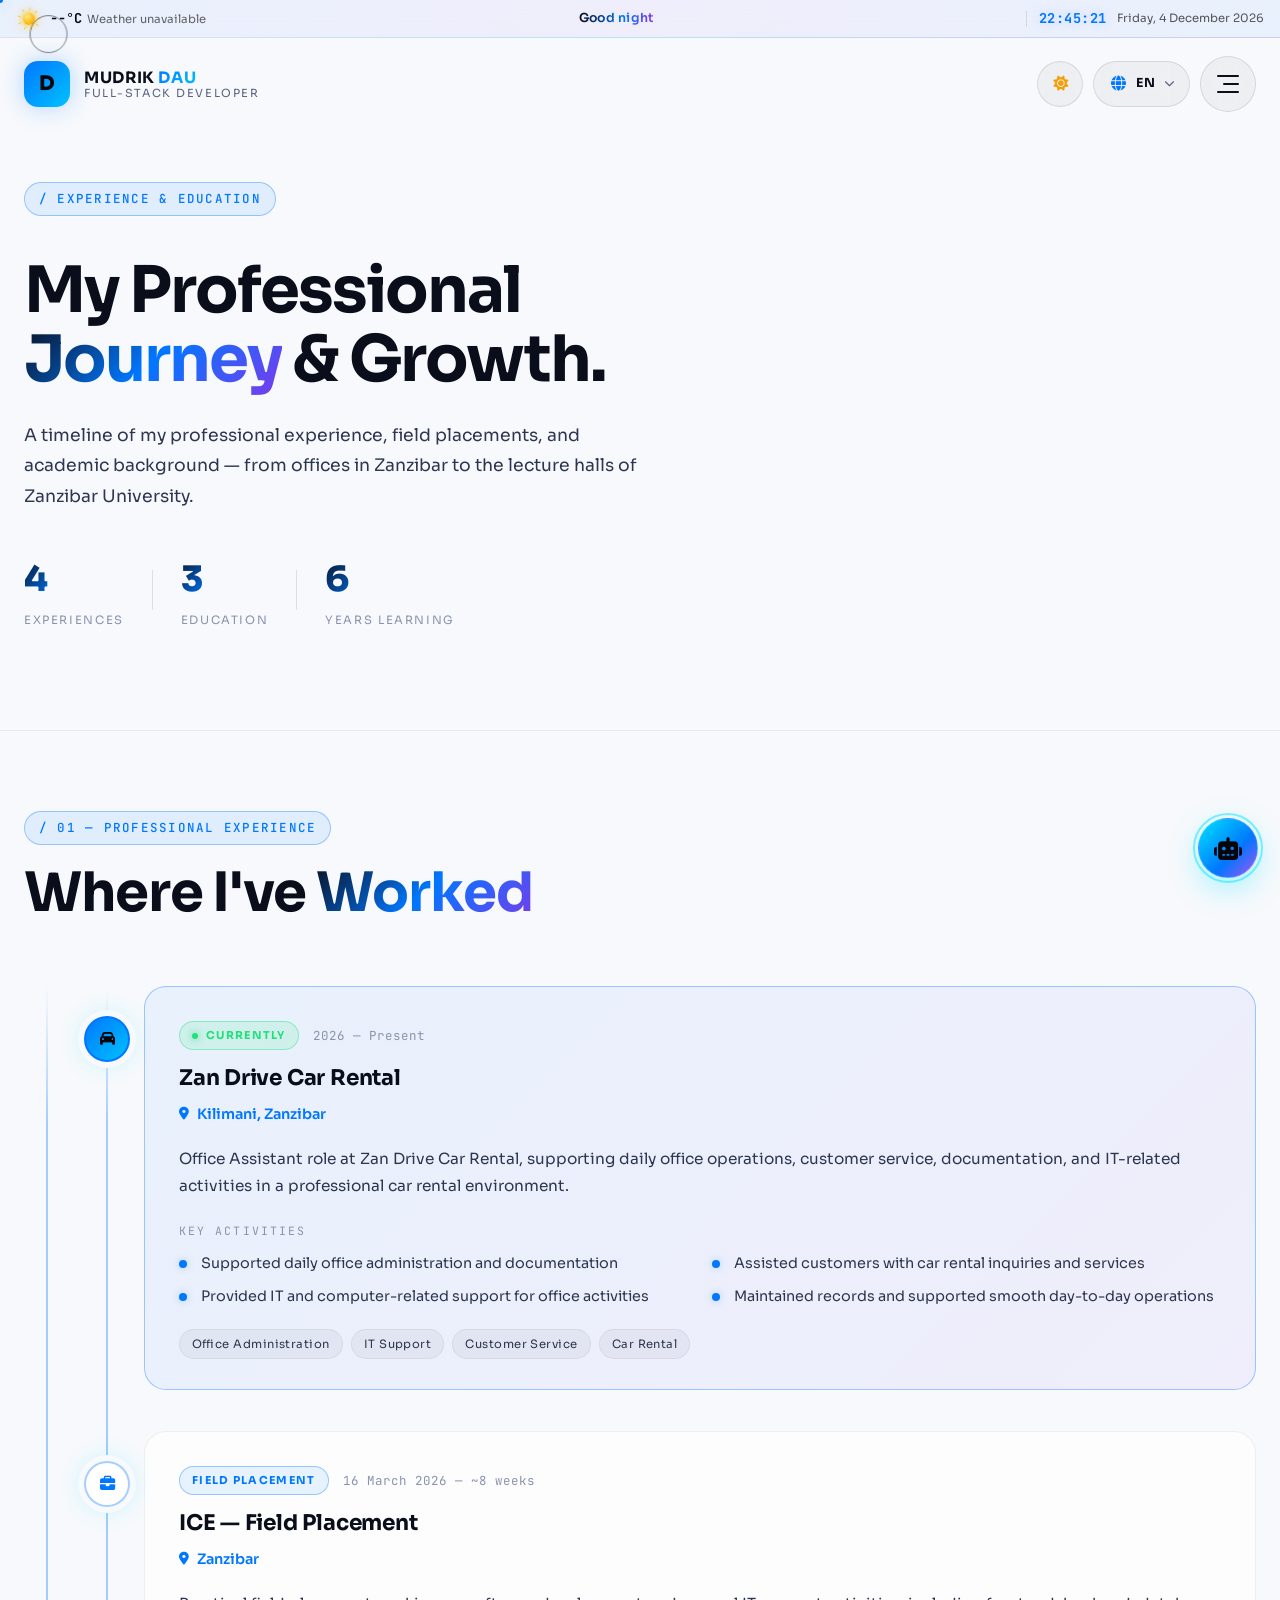
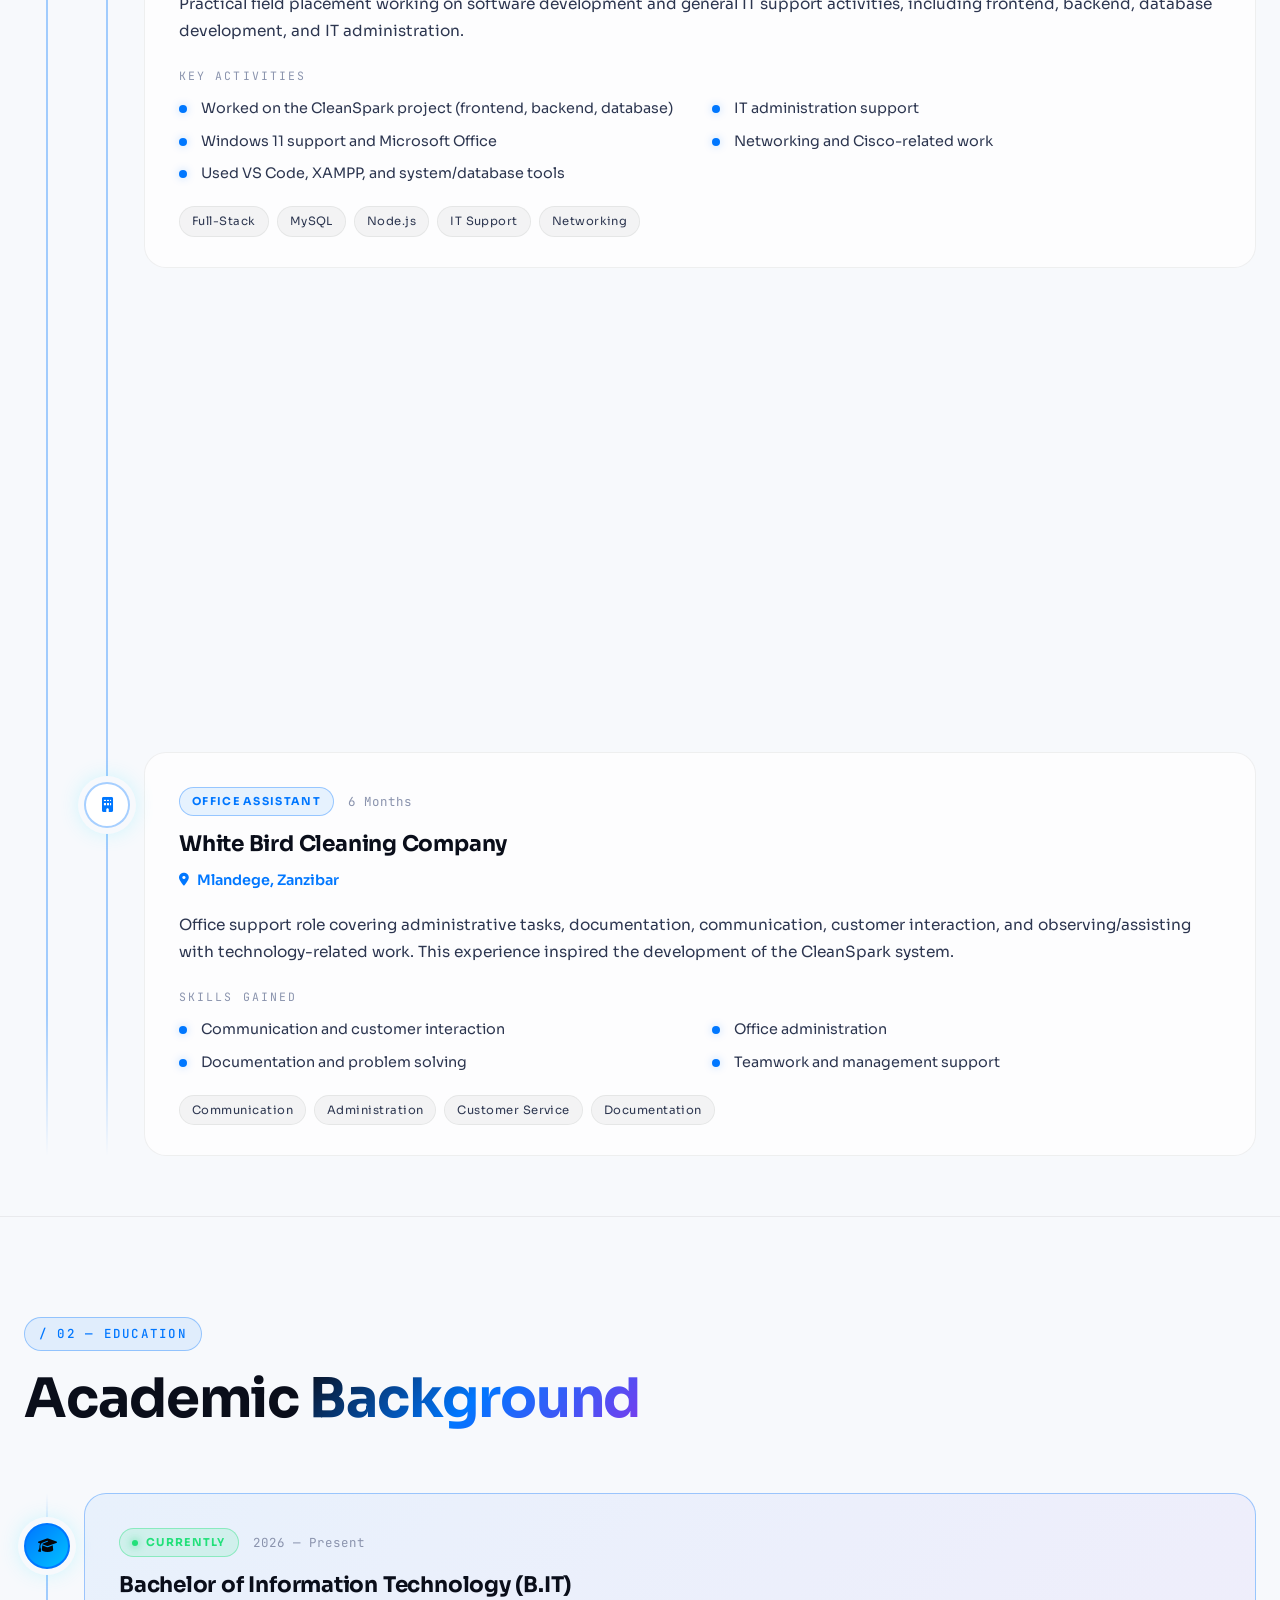
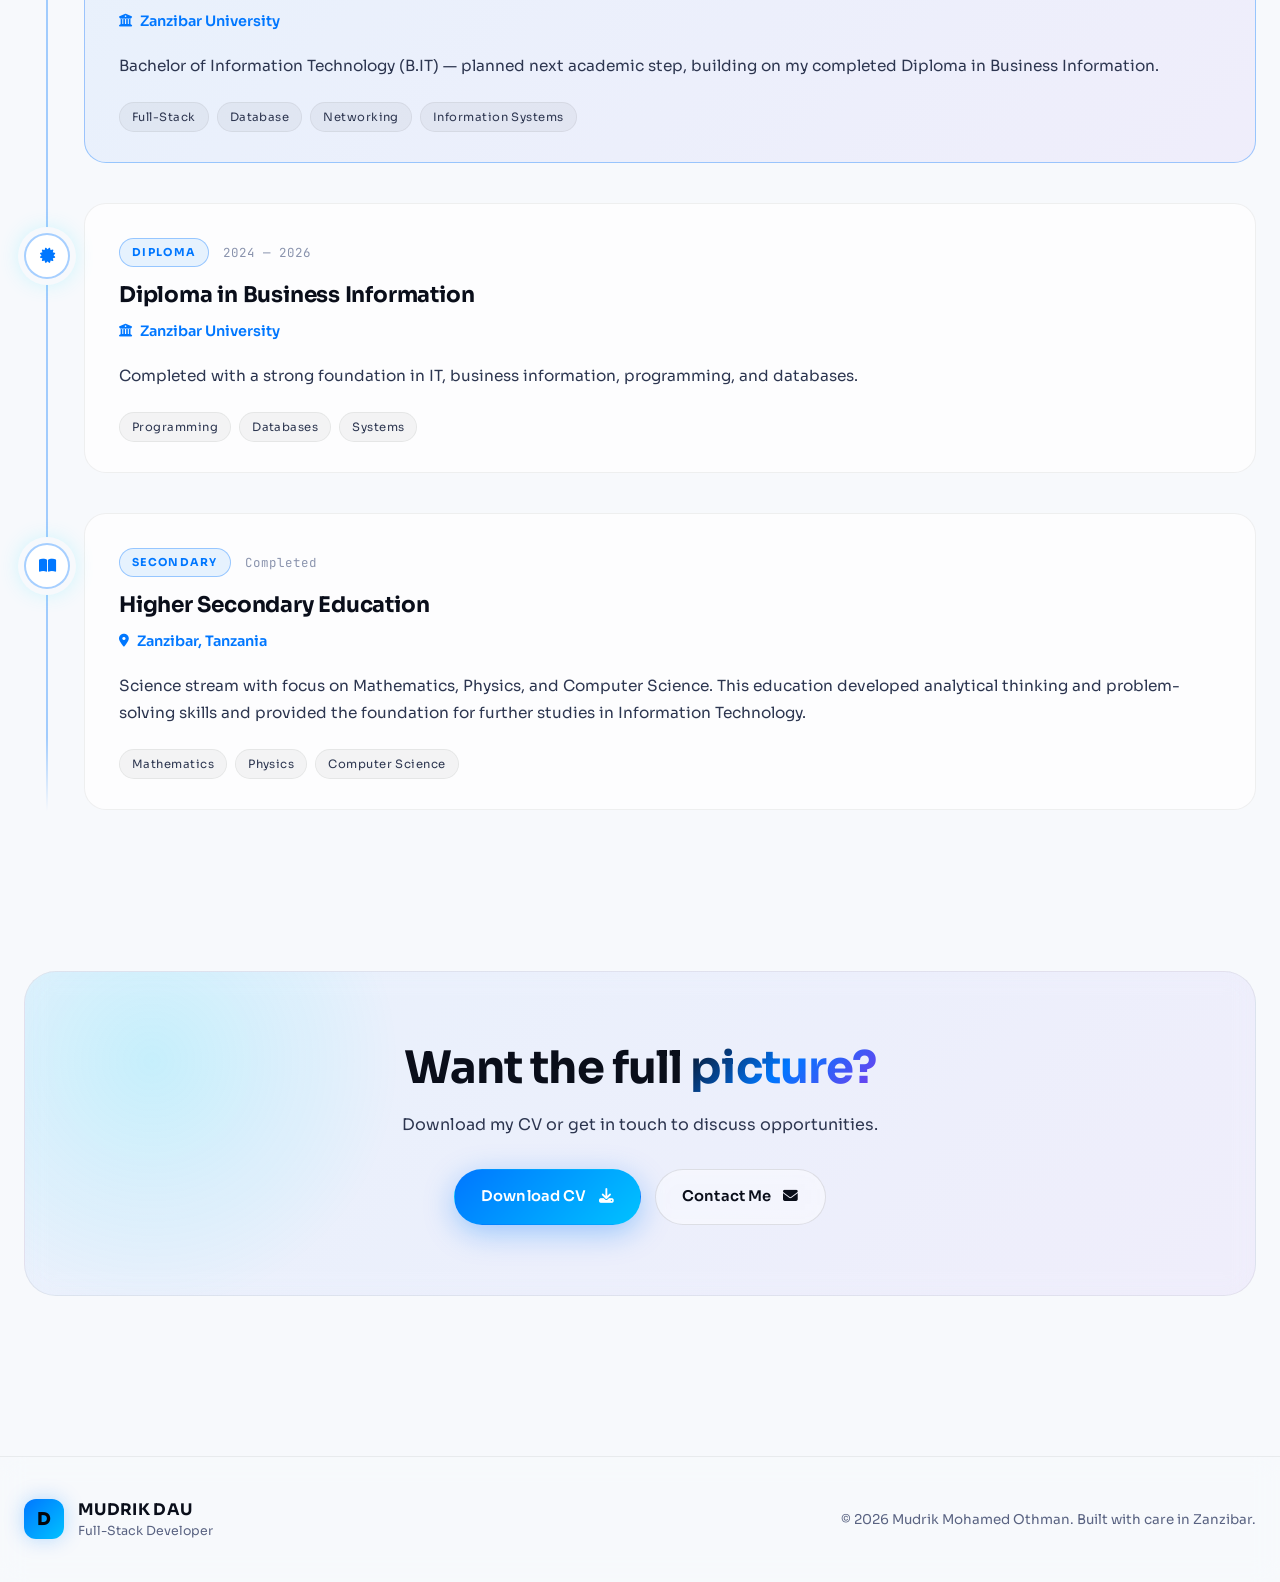
<file: experience.html>
<!DOCTYPE html>
<html lang="en">
<head>
    <meta charset="UTF-8" />
    <meta name="viewport" content="width=device-width, initial-scale=1.0" />
    <meta name="description" content="Experience and Education of Mudrik Dau — Professional experience at White Bird Cleaning Company, Zan Drive Car Rental, and ICE field placement. Education at Zanzibar University." />
    <meta name="author" content="Mudrik Mohamed Othman (DAU)" />
    <meta name="theme-color" content="#05060a" />

    <title>Experience & Education — MUDRIK DAU</title>

    <!-- Fonts -->
    <link rel="preconnect" href="https://fonts.googleapis.com" />
    <link rel="preconnect" href="https://fonts.gstatic.com" crossorigin />
    <link href="https://fonts.googleapis.com/css2?family=Sora:wght@300;400;500;600;700;800&family=Space+Grotesk:wght@300;400;500;600;700&family=JetBrains+Mono:wght@300;400;500&display=swap" rel="stylesheet" />

    <!-- Icons -->
    <link rel="stylesheet" href="https://cdnjs.cloudflare.com/ajax/libs/font-awesome/6.5.1/css/all.min.css" />

    <!-- Styles -->
    <link rel="stylesheet" href="css/global.css" />
    <link rel="stylesheet" href="css/navbar.css" />
    <link rel="stylesheet" href="css/controls.css" />
    <link rel="stylesheet" href="css/animations.css" />
    <link rel="stylesheet" href="css/mobile-perf.css" />
    <link rel="stylesheet" href="css/scroll-fab.css" />
    <link rel="stylesheet" href="css/bot.css" />
    <link rel="stylesheet" href="css/status-bar.css" />
    <link rel="stylesheet" href="css/experience.css" />

    <link rel="icon" type="image/svg+xml" href="data:image/svg+xml,%3Csvg xmlns='http://www.w3.org/2000/svg' viewBox='0 0 100 100'%3E%3Crect width='100' height='100' rx='20' fill='%2305060a'/%3E%3Ctext x='50' y='68' font-size='52' font-family='Arial' font-weight='bold' fill='%2300e5ff' text-anchor='middle'%3ED%3C/text%3E%3C/svg%3E" />

    <!-- FOUC Guard -->
    <script>
        (function () {
            try {
                var t = localStorage.getItem('dau:theme');
                if (t === 'light' || t === 'dark') {
                    document.documentElement.setAttribute('data-theme', t);
                } else if (window.matchMedia && window.matchMedia('(prefers-color-scheme: light)').matches) {
                    document.documentElement.setAttribute('data-theme', 'light');
                } else {
                    document.documentElement.setAttribute('data-theme', 'dark');
                }
                var l = localStorage.getItem('dau:lang');
                if (l && ['en','sw','zh','ar','fr'].indexOf(l) !== -1) {
                    document.documentElement.setAttribute('lang', l);
                    document.documentElement.setAttribute('dir', l === 'ar' ? 'rtl' : 'ltr');
                }
            } catch (e) {}
        })();
    </script>
</head>
<body>

    <!-- ==================== LOADING SCREEN ==================== -->
    <div class="loader" id="loader">
        <div class="loader__content">
            <div class="loader__logo">
                <span class="loader__letter">D</span>
                <span class="loader__letter">A</span>
                <span class="loader__letter">U</span>
            </div>
            <div class="loader__bar">
                <div class="loader__bar-fill" id="loaderBar"></div>
            </div>
            <p class="loader__text">INITIALIZING <span class="loader__dots">...</span></p>
        </div>
    </div>

    <!-- ==================== CUSTOM CURSOR ==================== -->
    <div class="cursor" id="cursor">
        <div class="cursor__dot"></div>
        <div class="cursor__ring"></div>
    </div>

    <!-- ==================== BACKGROUND LAYERS ==================== -->
    <div class="bg-layers">
        <div class="bg-grid"></div>
        <div class="bg-glow bg-glow--1"></div>
        <div class="bg-glow bg-glow--2"></div>
        <div class="bg-glow bg-glow--3"></div>
        <canvas id="particles"></canvas>
    </div>

    <!-- ==================== NAVBAR ==================== -->
    <header class="navbar" id="navbar">
        <div class="navbar__inner">
            <a href="index.html" class="navbar__brand" aria-label="DAU Home">
                <span class="navbar__brand-mark">
                    <span>D</span>
                </span>
                <span class="navbar__brand-text">
                    <span class="navbar__brand-name">MUDRIK <em>DAU</em></span>
                    <span class="navbar__brand-sub" data-i18n="brand.sub">Full-Stack Developer</span>
                </span>
            </a>

            <div class="navbar__actions">
                <button class="ctrl-btn ctrl-btn--theme" id="themeToggle" aria-label="Toggle theme" title="Toggle theme">
                    <span class="ctrl-btn__icon">
                        <i class="fa-solid fa-moon icon-moon"></i>
                        <i class="fa-solid fa-sun icon-sun"></i>
                    </span>
                </button>

                <div class="lang" id="langSwitcher">
                    <button class="ctrl-btn ctrl-btn--lang" id="langToggle" aria-label="Change language" aria-expanded="false">
                        <span class="ctrl-btn__icon"><i class="fa-solid fa-globe"></i></span>
                        <span class="ctrl-btn__label" id="langCurrent">EN</span>
                        <span class="ctrl-btn__caret"><i class="fa-solid fa-chevron-down"></i></span>
                    </button>

                    <div class="lang__dropdown" id="langDropdown" role="menu" aria-hidden="true">
                        <button class="lang__item" data-lang="en" role="menuitem">
                            <span class="lang__flag">🇬🇧</span>
                            <span class="lang__name">English</span>
                            <span class="lang__code">EN</span>
                        </button>
                        <button class="lang__item" data-lang="sw" role="menuitem">
                            <span class="lang__flag">🇹🇿</span>
                            <span class="lang__name">Kiswahili</span>
                            <span class="lang__code">SW</span>
                        </button>
                        <button class="lang__item" data-lang="zh" role="menuitem">
                            <span class="lang__flag">🇨🇳</span>
                            <span class="lang__name">中文</span>
                            <span class="lang__code">ZH</span>
                        </button>
                        <button class="lang__item" data-lang="ar" role="menuitem">
                            <span class="lang__flag">🇸🇦</span>
                            <span class="lang__name">العربية</span>
                            <span class="lang__code">AR</span>
                        </button>
                        <button class="lang__item" data-lang="fr" role="menuitem">
                            <span class="lang__flag">🇫🇷</span>
                            <span class="lang__name">Français</span>
                            <span class="lang__code">FR</span>
                        </button>
                    </div>
                </div>

                <button class="navbar__toggle" id="navbarToggle" aria-label="Open menu" aria-expanded="false">
                    <span></span>
                    <span></span>
                    <span></span>
                </button>
            </div>
        </div>
    </header>

    <!-- ==================== FULLSCREEN MENU ==================== -->
    <nav class="menu" id="menu" aria-hidden="true">
        <div class="menu__bg"></div>
        <div class="menu__inner">
            <div class="menu__aside">
                <div class="menu__aside-block">
                    <span class="menu__aside-label" data-i18n="menu.aside.location">Location</span>
                    <span class="menu__aside-value">Maungani / Kombeni, Zanzibar</span>
                </div>
                <div class="menu__aside-block">
                    <span class="menu__aside-label" data-i18n="menu.aside.email">Email</span>
                    <a href="mailto:mudrikdau@gmail.com" class="menu__aside-value">mudrikdau@gmail.com</a>
                </div>
                <div class="menu__aside-block">
                    <span class="menu__aside-label" data-i18n="menu.aside.availability">Availability</span>
                    <span class="menu__aside-value menu__aside-value--status">
                        <span class="dot dot--live"></span>
                        <span data-i18n="menu.aside.open">Open to opportunities</span>
                    </span>
                </div>
                <div class="menu__aside-block">
                    <span class="menu__aside-label" data-i18n="menu.aside.socials">Socials</span>
                    <div class="menu__socials">
                        <a href="https://github.com/mudrikdau-ux" target="_blank" rel="noopener" aria-label="GitHub"><i class="fa-brands fa-github"></i></a>
                        <a href="https://www.linkedin.com/in/mudrik-dau" target="_blank" rel="noopener" aria-label="LinkedIn"><i class="fa-brands fa-linkedin-in"></i></a>
                        <a href="https://www.instagram.com/youngw_04" target="_blank" rel="noopener" aria-label="Instagram"><i class="fa-brands fa-instagram"></i></a>
                        <a href="https://x.com/" target="_blank" rel="noopener" aria-label="X"><i class="fa-brands fa-x-twitter"></i></a>
                    </div>
                </div>
            </div>

            <ul class="menu__list">
                <li class="menu__item">
                    <a href="index.html" class="menu__link" data-page="home">
                        <span class="menu__num">01</span>
                        <span class="menu__text" data-i18n="menu.home">Home</span>
                    </a>
                </li>
                <li class="menu__item">
                    <a href="about.html" class="menu__link" data-page="about">
                        <span class="menu__num">02</span>
                        <span class="menu__text" data-i18n="menu.about">About</span>
                    </a>
                </li>
                <li class="menu__item">
                    <a href="skills.html" class="menu__link" data-page="skills">
                        <span class="menu__num">03</span>
                        <span class="menu__text" data-i18n="menu.skills">Skills</span>
                    </a>
                </li>
                <li class="menu__item">
                    <a href="experience.html" class="menu__link" data-page="experience">
                        <span class="menu__num">04</span>
                        <span class="menu__text" data-i18n="menu.experience">Experience</span>
                    </a>
                </li>
                <li class="menu__item">
                    <a href="projects.html" class="menu__link" data-page="projects">
                        <span class="menu__num">05</span>
                        <span class="menu__text" data-i18n="menu.projects">Projects</span>
                    </a>
                </li>
                <li class="menu__item">
                    <a href="certificates.html" class="menu__link" data-page="certificates">
                        <span class="menu__num">06</span>
                        <span class="menu__text" data-i18n="menu.certificates">Certificates</span>
                    </a>
                </li>
                <li class="menu__item">
                    <a href="services.html" class="menu__link" data-page="services">
                        <span class="menu__num">07</span>
                        <span class="menu__text" data-i18n="menu.services">Services</span>
                    </a>
                </li>
                <li class="menu__item">
                    <a href="achievements.html" class="menu__link" data-page="achievements">
                        <span class="menu__num">08</span>
                        <span class="menu__text" data-i18n="menu.achievements">Achievements</span>
                    </a>
                </li>
                <li class="menu__item">
                    <a href="contact.html" class="menu__link" data-page="contact">
                        <span class="menu__num">09</span>
                        <span class="menu__text" data-i18n="menu.contact">Contact</span>
                    </a>
                </li>
            </ul>
        </div>
    </nav>

    <!-- ==================== EXPERIENCE PAGE ==================== -->
    <main class="exp-page" id="experience">

        <!-- ===================================================
             HERO
             =================================================== -->
        <section class="exp-hero">
            <div class="container">
                <div class="exp-hero__inner">
                    <span class="section-head__label" data-i18n="exp.hero.label">/ Experience & Education</span>
                    <h1 class="exp-hero__title">
                        <span data-i18n="exp.hero.titleA">My Professional</span><br />
                        <em data-i18n="exp.hero.titleB">Journey</em>
                        <span data-i18n="exp.hero.titleC"> &amp; Growth.</span>
                    </h1>
                    <p class="exp-hero__desc" data-i18n="exp.hero.desc">
                        A timeline of my professional experience, field placements, and academic
                        background — from offices in Zanzibar to the lecture halls of Zanzibar University.
                    </p>

                    <div class="exp-hero__stats">
                        <div class="exp-hero__stat">
                            <span class="exp-hero__stat-num" data-count="4">0</span>
                            <span class="exp-hero__stat-label" data-i18n="exp.hero.stat.exp">Experiences</span>
                        </div>
                        <div class="exp-hero__stat-divider"></div>
                        <div class="exp-hero__stat">
                            <span class="exp-hero__stat-num" data-count="3">0</span>
                            <span class="exp-hero__stat-label" data-i18n="exp.hero.stat.edu">Education</span>
                        </div>
                        <div class="exp-hero__stat-divider"></div>
                        <div class="exp-hero__stat">
                            <span class="exp-hero__stat-num" data-count="6">0</span>
                            <span class="exp-hero__stat-label" data-i18n="exp.hero.stat.years">Years Learning</span>
                        </div>
                    </div>
                </div>
            </div>
        </section>

        <!-- ===================================================
             PROFESSIONAL EXPERIENCE TIMELINE
             =================================================== -->
        <section class="exp-timeline">
            <div class="container">

                <div class="section-head">
                    <span class="section-head__label" data-i18n="exp.pro.label">/ 01 — Professional Experience</span>
                    <h2 class="section-head__title">
                        <span data-i18n="exp.pro.titleA">Where I've</span>
                        <em data-i18n="exp.pro.titleB">Worked</em>
                    </h2>
                </div>

                <div class="timeline">

                                     <div class="timeline">

                    <!-- ============================================
                         01 — ZAN DRIVE CAR RENTAL (CURRENT)
                         ============================================ -->
                    <article class="timeline-item timeline-item--current" data-reveal="up">
                        <div class="timeline-item__marker">
                            <i class="fa-solid fa-car"></i>
                        </div>
                        <div class="timeline-item__card">
                            <div class="timeline-item__head">
                                <div class="timeline-item__tagline">
                                    <span class="timeline-item__badge timeline-item__badge--live" data-i18n="exp.badge.current">Currently</span>
                                    <span class="timeline-item__period" data-i18n="exp.zan.period">2026 — Present</span>
                                </div>
                                <h3 class="timeline-item__title" data-i18n="exp.zan.title">Zan Drive Car Rental</h3>
                                <p class="timeline-item__org">
                                    <i class="fa-solid fa-location-dot"></i>
                                    <span data-i18n="exp.zan.location">Kilimani, Zanzibar</span>
                                </p>
                            </div>

                            <p class="timeline-item__desc" data-i18n="exp.zan.desc">
                                Office Assistant role at Zan Drive Car Rental, supporting daily
                                office operations, customer service, documentation, and
                                IT-related activities in a professional car rental environment.
                            </p>

                            <div class="timeline-item__sublabel" data-i18n="exp.responsibilities">Key Activities</div>
                            <ul class="timeline-item__list">
                                <li data-i18n="exp.zan.act1">Supported daily office administration and documentation</li>
                                <li data-i18n="exp.zan.act2">Assisted customers with car rental inquiries and services</li>
                                <li data-i18n="exp.zan.act3">Provided IT and computer-related support for office activities</li>
                                <li data-i18n="exp.zan.act4">Maintained records and supported smooth day-to-day operations</li>
                            </ul>

                            <div class="timeline-item__tags">
                                <span>Office Administration</span>
                                <span>IT Support</span>
                                <span>Customer Service</span>
                                <span>Car Rental</span>
                            </div>
                        </div>
                    </article>

                    <!-- ============================================
                         02 — ICE FIELD PLACEMENT
                         ============================================ -->
                    <article class="timeline-item" data-reveal="up">
                        <div class="timeline-item__marker">
                            <i class="fa-solid fa-briefcase"></i>
                        </div>
                        <div class="timeline-item__card">
                            <div class="timeline-item__head">
                                <div class="timeline-item__tagline">
                                    <span class="timeline-item__badge" data-i18n="exp.badge.placement">Field Placement</span>
                                    <span class="timeline-item__period" data-i18n="exp.ice.period">16 March 2026 — ~8 weeks</span>
                                </div>
                                <h3 class="timeline-item__title" data-i18n="exp.ice.title">ICE — Field Placement</h3>
                                <p class="timeline-item__org">
                                    <i class="fa-solid fa-location-dot"></i>
                                    <span data-i18n="exp.ice.location">Zanzibar</span>
                                </p>
                            </div>

                            <p class="timeline-item__desc" data-i18n="exp.ice.desc">
                                Practical field placement working on software development and general IT support
                                activities, including frontend, backend, database development, and IT administration.
                            </p>

                            <div class="timeline-item__sublabel" data-i18n="exp.responsibilities">Key Activities</div>
                            <ul class="timeline-item__list">
                                <li data-i18n="exp.ice.act1">Worked on the CleanSpark project (frontend, backend, database)</li>
                                <li data-i18n="exp.ice.act2">IT administration support</li>
                                <li data-i18n="exp.ice.act3">Windows 11 support and Microsoft Office</li>
                                <li data-i18n="exp.ice.act4">Networking and Cisco-related work</li>
                                <li data-i18n="exp.ice.act5">Used VS Code, XAMPP, and system/database tools</li>
                            </ul>

                            <div class="timeline-item__tags">
                                <span>Full-Stack</span>
                                <span>MySQL</span>
                                <span>Node.js</span>
                                <span>IT Support</span>
                                <span>Networking</span>
                            </div>
                        </div>
                    </article>

                    <!-- ============================================
                         03 — NYOTA TECH HUB
                         ============================================ -->
                    <article class="timeline-item" data-reveal="up">
                        <div class="timeline-item__marker">
                            <i class="fa-solid fa-microchip"></i>
                        </div>
                        <div class="timeline-item__card">
                            <div class="timeline-item__head">
                                <div class="timeline-item__tagline">
                                    <span class="timeline-item__badge" data-i18n="exp.badge.intern">Intern</span>
                                    <span class="timeline-item__period" data-i18n="exp.nyota.period">8 Weeks</span>
                                </div>
                                <h3 class="timeline-item__title" data-i18n="exp.nyota.title">Nyota Tech Hub Organization</h3>
                                <p class="timeline-item__org">
                                    <i class="fa-solid fa-location-dot"></i>
                                    <span data-i18n="exp.nyota.location">Kiembe Samaki, Zanzibar</span>
                                </p>
                            </div>

                            <p class="timeline-item__desc" data-i18n="exp.nyota.desc">
                                Field placement internship at Nyota Tech Hub, a technology
                                innovation hub in Zanzibar, where I worked on technology-related
                                projects and gained hands-on experience in a collaborative
                                technology environment.
                            </p>

                            <div class="timeline-item__sublabel" data-i18n="exp.responsibilities">Key Activities</div>
                            <ul class="timeline-item__list">
                                <li data-i18n="exp.nyota.act1">Worked on technology and innovation projects</li>
                                <li data-i18n="exp.nyota.act2">Collaborated with tech teams and mentors</li>
                                <li data-i18n="exp.nyota.act3">Applied software and IT skills in a real-world hub environment</li>
                                <li data-i18n="exp.nyota.act4">Gained practical experience in the Zanzibar tech ecosystem</li>
                            </ul>

                            <div class="timeline-item__tags">
                                <span>Field Placement</span>
                                <span>Technology</span>
                                <span>Innovation</span>
                                <span>Internship</span>
                            </div>
                        </div>
                    </article>

                    <!-- ============================================
                         04 — WHITE BIRD CLEANING COMPANY
                         ============================================ -->
                    <article class="timeline-item" data-reveal="up">
                        <div class="timeline-item__marker">
                            <i class="fa-solid fa-building"></i>
                        </div>
                        <div class="timeline-item__card">
                            <div class="timeline-item__head">
                                <div class="timeline-item__tagline">
                                    <span class="timeline-item__badge" data-i18n="exp.badge.role">Office Assistant</span>
                                    <span class="timeline-item__period" data-i18n="exp.wb.period">6 Months</span>
                                </div>
                                <h3 class="timeline-item__title" data-i18n="exp.wb.title">White Bird Cleaning Company</h3>
                                <p class="timeline-item__org">
                                    <i class="fa-solid fa-location-dot"></i>
                                    <span data-i18n="exp.wb.location">Mlandege, Zanzibar</span>
                                </p>
                            </div>

                            <p class="timeline-item__desc" data-i18n="exp.wb.desc">
                                Office support role covering administrative tasks, documentation, communication,
                                customer interaction, and observing/assisting with technology-related work.
                                This experience inspired the development of the CleanSpark system.
                            </p>

                            <div class="timeline-item__sublabel" data-i18n="exp.skillsGained">Skills Gained</div>
                            <ul class="timeline-item__list">
                                <li data-i18n="exp.wb.skill1">Communication and customer interaction</li>
                                <li data-i18n="exp.wb.skill2">Office administration</li>
                                <li data-i18n="exp.wb.skill3">Documentation and problem solving</li>
                                <li data-i18n="exp.wb.skill4">Teamwork and management support</li>
                            </ul>

                            <div class="timeline-item__tags">
                                <span>Communication</span>
                                <span>Administration</span>
                                <span>Customer Service</span>
                                <span>Documentation</span>
                            </div>
                        </div>
                    </article>

                </div>
            </div>
        </section>

        <!-- ===================================================
             EDUCATION TIMELINE
             =================================================== -->
        <section class="exp-timeline exp-timeline--edu">
            <div class="container">

                <div class="section-head">
                    <span class="section-head__label" data-i18n="exp.edu.label">/ 02 — Education</span>
                    <h2 class="section-head__title">
                        <span data-i18n="exp.edu.titleA">Academic</span>
                        <em data-i18n="exp.edu.titleB">Background</em>
                    </h2>
                </div>

                <div class="timeline timeline--edu">

                    <!-- Bachelor -->
                    <article class="timeline-item timeline-item--current" data-reveal="up">
                        <div class="timeline-item__marker">
                            <i class="fa-solid fa-graduation-cap"></i>
                        </div>
                        <div class="timeline-item__card">
                            <div class="timeline-item__head">
                                <div class="timeline-item__tagline">
                                    <span class="timeline-item__badge timeline-item__badge--live" data-i18n="exp.badge.current">Currently</span>
                                    <span class="timeline-item__period">2026 — Present</span>
                                </div>
                                <h3 class="timeline-item__title" data-i18n="exp.edu.bachelor.title">Bachelor of Information Technology (B.IT)</h3>
                                <p class="timeline-item__org">
                                    <i class="fa-solid fa-building-columns"></i>
                                    <span data-i18n="exp.edu.bachelor.school">Zanzibar University</span>
                                </p>
                            </div>

                            <p class="timeline-item__desc" data-i18n="exp.edu.bachelor.desc">
                                Currently pursuing a Bachelor of Information Technology at Zanzibar University,
                                focusing on full-stack development, database management, networking, and information systems.
                            </p>

                            <div class="timeline-item__tags">
                                <span>Full-Stack</span>
                                <span>Database</span>
                                <span>Networking</span>
                                <span>Information Systems</span>
                            </div>
                        </div>
                    </article>

                    <!-- Diploma -->
                    <article class="timeline-item" data-reveal="up">
                        <div class="timeline-item__marker">
                            <i class="fa-solid fa-certificate"></i>
                        </div>
                        <div class="timeline-item__card">
                            <div class="timeline-item__head">
                                <div class="timeline-item__tagline">
                                    <span class="timeline-item__badge" data-i18n="exp.badge.diploma">Diploma</span>
                                    <span class="timeline-item__period">2024 — 2026</span>
                                </div>
                                <h3 class="timeline-item__title" data-i18n="exp.edu.diploma.title">Diploma in Information Technology</h3>
                                <p class="timeline-item__org">
                                    <i class="fa-solid fa-building-columns"></i>
                                    <span data-i18n="exp.edu.diploma.school">Zanzibar University</span>
                                </p>
                            </div>

                            <p class="timeline-item__desc" data-i18n="exp.edu.diploma.desc">
                                Foundational IT studies with practical exposure to programming, databases,
                                and information systems.
                            </p>

                            <div class="timeline-item__tags">
                                <span>Programming</span>
                                <span>Databases</span>
                                <span>Systems</span>
                            </div>
                        </div>
                    </article>

                    <!-- Higher Secondary -->
                    <article class="timeline-item" data-reveal="up">
                        <div class="timeline-item__marker">
                            <i class="fa-solid fa-book-open"></i>
                        </div>
                        <div class="timeline-item__card">
                            <div class="timeline-item__head">
                                <div class="timeline-item__tagline">
                                    <span class="timeline-item__badge" data-i18n="exp.badge.secondary">Secondary</span>
                                    <span class="timeline-item__period" data-i18n="exp.edu.hs.period">Completed</span>
                                </div>
                                <h3 class="timeline-item__title" data-i18n="exp.edu.hs.title">Higher Secondary Education</h3>
                                <p class="timeline-item__org">
                                    <i class="fa-solid fa-location-dot"></i>
                                    <span data-i18n="exp.edu.hs.school">Zanzibar, Tanzania</span>
                                </p>
                            </div>

                            <p class="timeline-item__desc" data-i18n="exp.edu.hs.desc">
                                Science stream with focus on Mathematics, Physics, and Computer Science.
                                This education developed analytical thinking and problem-solving skills
                                and provided the foundation for further studies in Information Technology.
                            </p>

                            <div class="timeline-item__tags">
                                <span>Mathematics</span>
                                <span>Physics</span>
                                <span>Computer Science</span>
                            </div>
                        </div>
                    </article>

                </div>
            </div>
        </section>

        <!-- ===================================================
             CTA
             =================================================== -->
        <section class="exp-cta">
            <div class="container">
                <div class="exp-cta__inner" data-reveal="scale">
                    <h2 class="exp-cta__title">
                        <span data-i18n="exp.cta.titleA">Want the full</span>
                        <em data-i18n="exp.cta.titleB">picture?</em>
                    </h2>
                    <p class="exp-cta__desc" data-i18n="exp.cta.desc">
                        Download my CV or get in touch to discuss opportunities.
                    </p>
                    <div class="exp-cta__actions">
                        <a href="assets/images/cv/Mudrik_Mohamed_Othman_CV.pdf" class="btn btn--primary" data-cursor="hover" download>
                            <span class="btn__text" data-i18n="exp.cta.cv">Download CV</span>
                            <span class="btn__icon"><i class="fa-solid fa-download"></i></span>
                        </a>
                        <a href="contact.html" class="btn btn--ghost" data-cursor="hover">
                            <span class="btn__text" data-i18n="exp.cta.contact">Contact Me</span>
                            <span class="btn__icon"><i class="fa-solid fa-envelope"></i></span>
                        </a>
                    </div>
                </div>
            </div>
        </section>

    </main>

    <!-- ==================== FOOTER ==================== -->
    <footer class="footer">
        <div class="container">
            <div class="footer__inner">
                <div class="footer__brand">
                    <span class="footer__brand-mark">D</span>
                    <div>
                        <span class="footer__brand-name">MUDRIK DAU</span>
                        <span class="footer__brand-sub" data-i18n="brand.sub">Full-Stack Developer | IT Student</span>
                    </div>
                </div>
                <p class="footer__copy">
                    © <span id="year"></span> Mudrik Mohamed Othman. <span data-i18n="footer.copy">Built with care in Zanzibar.</span>
                </p>
            </div>
        </div>
    </footer>

    <!-- Scripts -->
    <script src="js/i18n.js"></script>
    <script src="js/theme.js"></script>
    <script src="js/global.js"></script>
    <script src="js/navbar.js"></script>
    <script src="js/particles.js"></script>
    <script src="js/animations.js"></script>
    <script src="js/experience.js"></script>
    <script src="js/scroll-fab.js"></script>
    <script src="js/bot.js" defer></script>
    <script src="js/status-bar.js" defer></script>
</body>
</html>
</file>
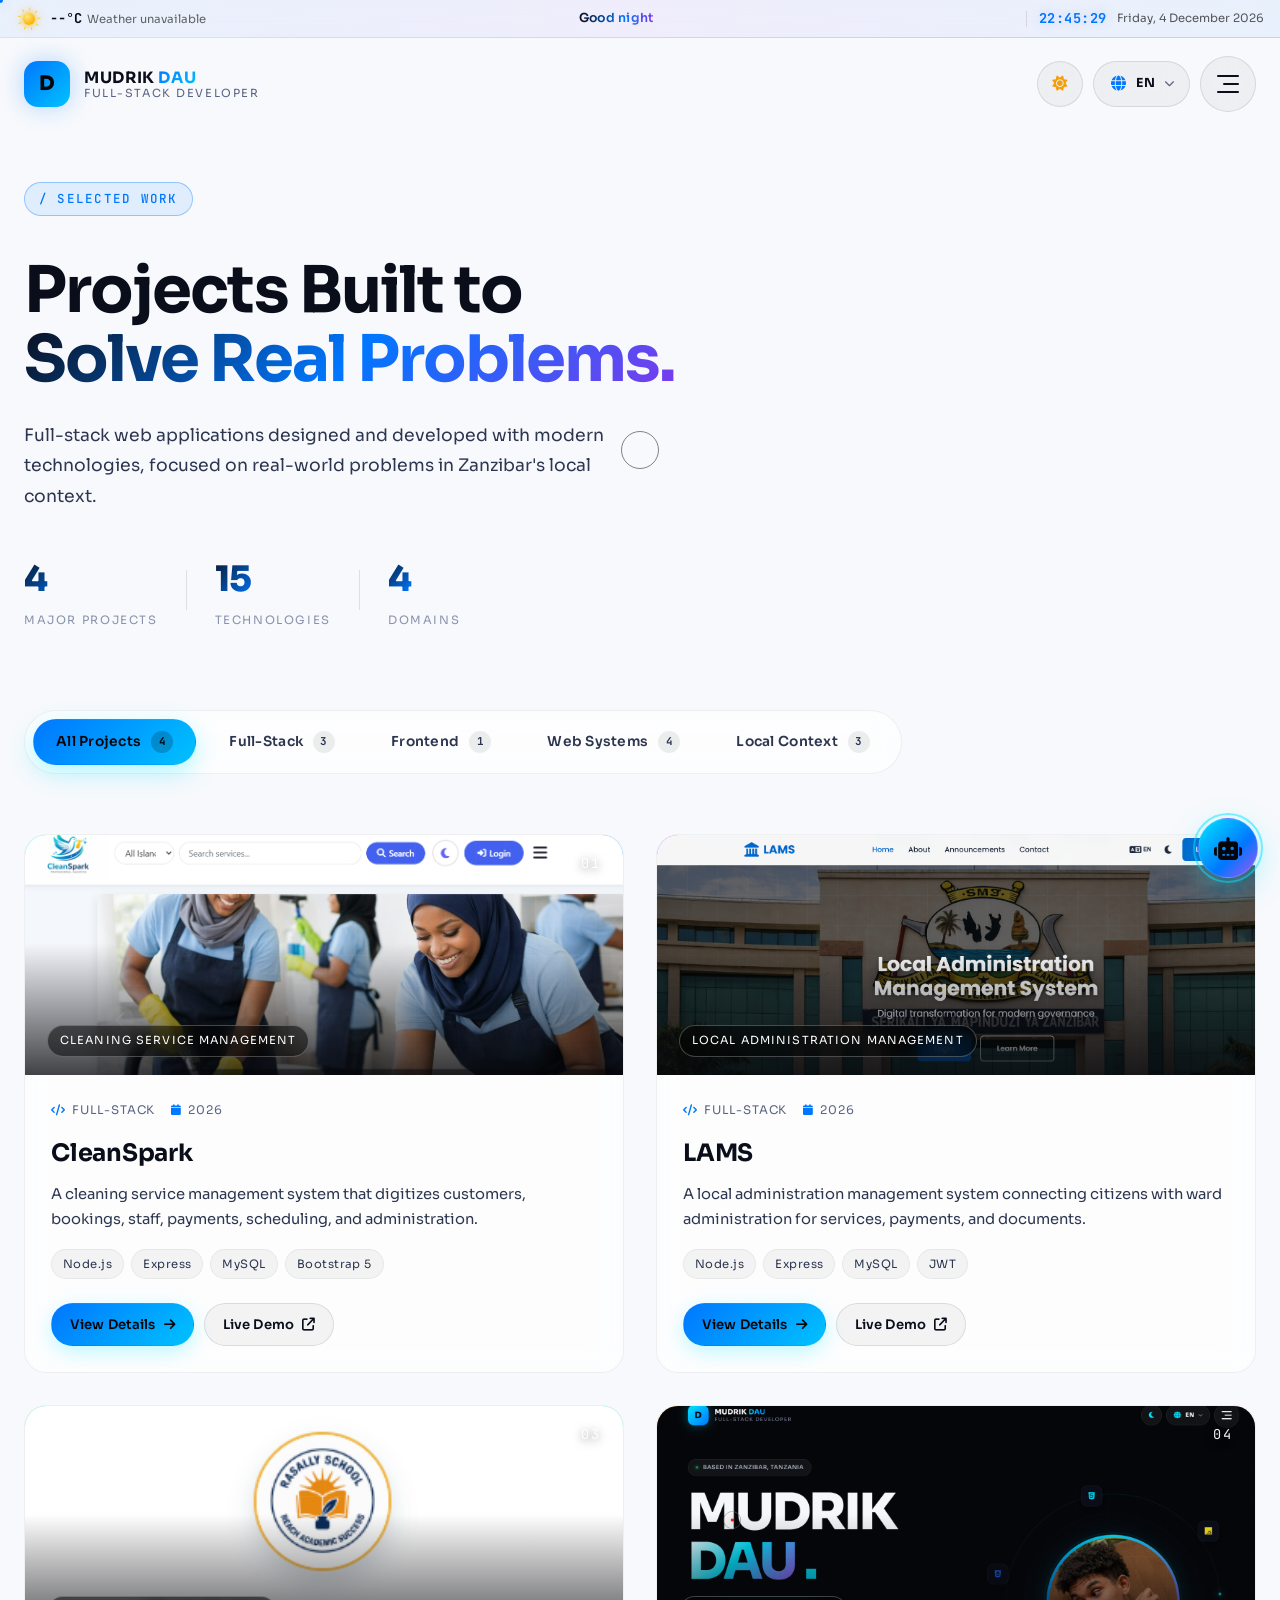
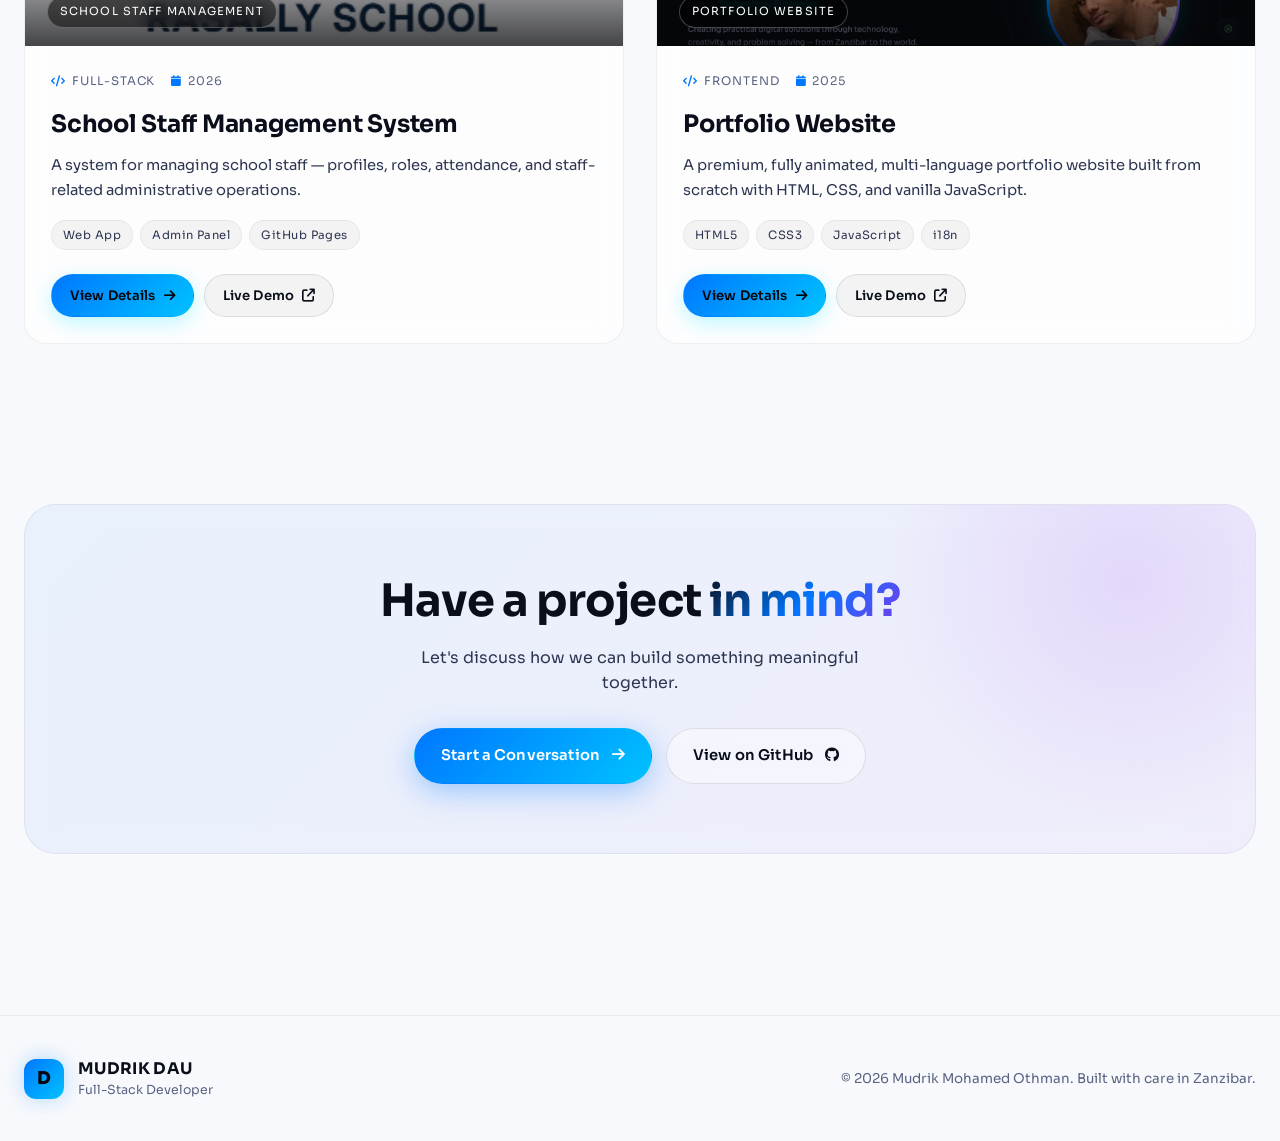
<file: projects.html>
<!DOCTYPE html>
<html lang="en">
<head>
    <meta charset="UTF-8" />
    <meta name="viewport" content="width=device-width, initial-scale=1.0" />

    <!-- Primary SEO -->
    <meta name="description" content="Explore the projects of Mudrik Dau — CleanSpark, LAMS, School Staff Management System, and Portfolio Website. Full-stack web applications built in Zanzibar, Tanzania." />
    <meta name="author" content="Mudrik Mohamed Othman" />
    <meta name="robots" content="index, follow" />
    <meta name="theme-color" content="#05060a" />
    <link rel="canonical" href="https://mudrikdau.cc/projects.html" />

    <title>Projects | Mudrik Dau — Full-Stack Developer in Zanzibar</title>

    <!-- ===================================================
         PHASE 5 — STRUCTURED DATA (JSON-LD)
         =================================================== -->

    <!-- BreadcrumbList Schema -->
    <script type="application/ld+json">
    {
      "@context": "https://schema.org",
      "@type": "BreadcrumbList",
      "itemListElement": [
        {
          "@type": "ListItem",
          "position": 1,
          "name": "Home",
          "item": "https://mudrikdau.cc/"
        },
        {
          "@type": "ListItem",
          "position": 2,
          "name": "Projects",
          "item": "https://mudrikdau.cc/projects.html"
        }
      ]
    }
    </script>

    <!-- ItemList Schema — describes all 4 projects -->
    <script type="application/ld+json">
    {
      "@context": "https://schema.org",
      "@type": "ItemList",
      "name": "Projects by Mudrik Dau",
      "url": "https://mudrikdau.cc/projects.html",
      "numberOfItems": 4,
      "itemListElement": [
        {
          "@type": "ListItem",
          "position": 1,
          "item": {
            "@type": "SoftwareApplication",
            "name": "CleanSpark — Cleaning Service Management System",
            "description": "A cleaning service management system that digitizes customers, bookings, staff, payments, scheduling, and administration.",
            "applicationCategory": "BusinessApplication",
            "operatingSystem": "Web",
            "url": "https://mudrikdau.cc/projects.html",
            "author": {
              "@type": "Person",
              "@id": "https://mudrikdau.cc/#person",
              "name": "Mudrik Dau"
            }
          }
        },
        {
          "@type": "ListItem",
          "position": 2,
          "item": {
            "@type": "SoftwareApplication",
            "name": "LAMS — Local Administration Management System",
            "description": "A local administration management system connecting citizens with ward administration for services, payments, and documents.",
            "applicationCategory": "GovernmentApplication",
            "operatingSystem": "Web",
            "url": "https://mudrikdau.cc/projects.html",
            "author": {
              "@type": "Person",
              "@id": "https://mudrikdau.cc/#person",
              "name": "Mudrik Dau"
            }
          }
        },
        {
          "@type": "ListItem",
          "position": 3,
          "item": {
            "@type": "SoftwareApplication",
            "name": "School Staff Management System",
            "description": "A web-based system for managing school staff profiles, roles, and administrative operations.",
            "applicationCategory": "EducationalApplication",
            "operatingSystem": "Web",
            "url": "https://mudrikdau.cc/projects.html",
            "author": {
              "@type": "Person",
              "@id": "https://mudrikdau.cc/#person",
              "name": "Mudrik Dau"
            }
          }
        },
        {
          "@type": "ListItem",
          "position": 4,
          "item": {
            "@type": "SoftwareApplication",
            "name": "Portfolio Website",
            "description": "A premium, fully animated, multi-language personal portfolio website built with HTML, CSS, and vanilla JavaScript.",
            "applicationCategory": "PersonalWebsite",
            "operatingSystem": "Web",
            "url": "https://mudrikdau.cc/",
            "author": {
              "@type": "Person",
              "@id": "https://mudrikdau.cc/#person",
              "name": "Mudrik Dau"
            }
          }
        }
      ]
    }
    </script>

    <!-- Open Graph -->
    <meta property="og:type" content="website" />
    <meta property="og:site_name" content="Mudrik Dau Portfolio" />
    <meta property="og:title" content="Projects by Mudrik Dau | Full-Stack Developer" />
    <meta property="og:description" content="CleanSpark, LAMS, School Staff Management System, and Portfolio Website — full-stack projects built to solve real problems in Zanzibar." />
    <meta property="og:url" content="https://mudrikdau.cc/projects.html" />
    <meta property="og:image" content="https://mudrikdau.cc/assets/images/projects/csms.png" />
    <meta property="og:image:alt" content="Mudrik Dau projects — CleanSpark, LAMS, and more" />

    <!-- Twitter / X Card -->
    <meta name="twitter:card" content="summary_large_image" />
    <meta name="twitter:title" content="Projects by Mudrik Dau | Full-Stack Developer" />
    <meta name="twitter:description" content="Full-stack web applications built in Zanzibar — CleanSpark, LAMS, SSMS, and Portfolio." />
    <meta name="twitter:image" content="https://mudrikdau.cc/assets/images/projects/csms.png" />

    <!-- Fonts -->
    <link rel="preconnect" href="https://fonts.googleapis.com" />
    <link rel="preconnect" href="https://fonts.gstatic.com" crossorigin />
    <link href="https://fonts.googleapis.com/css2?family=Sora:wght@300;400;500;600;700;800&family=Space+Grotesk:wght@300;400;500;600;700&family=JetBrains+Mono:wght@300;400;500&display=swap" rel="stylesheet" />

    <!-- Icons -->
    <link rel="stylesheet" href="https://cdnjs.cloudflare.com/ajax/libs/font-awesome/6.5.1/css/all.min.css" />

    <!-- Styles -->
    <link rel="stylesheet" href="css/global.css" />
    <link rel="stylesheet" href="css/navbar.css" />
    <link rel="stylesheet" href="css/controls.css" />
    <link rel="stylesheet" href="css/animations.css" />
    <link rel="stylesheet" href="css/mobile-perf.css" />
    <link rel="stylesheet" href="css/scroll-fab.css" />
    <link rel="stylesheet" href="css/bot.css" />
    <link rel="stylesheet" href="css/status-bar.css" />
    <link rel="stylesheet" href="css/projects.css" />

    <link rel="icon" type="image/svg+xml" href="data:image/svg+xml,%3Csvg xmlns='http://www.w3.org/2000/svg' viewBox='0 0 100 100'%3E%3Crect width='100' height='100' rx='20' fill='%2305060a'/%3E%3Ctext x='50' y='68' font-size='52' font-family='Arial' font-weight='bold' fill='%2300e5ff' text-anchor='middle'%3ED%3C/text%3E%3C/svg%3E" />

    <!-- FOUC Guard -->
    <script>
        (function () {
            try {
                var t = localStorage.getItem('dau:theme');
                if (t === 'light' || t === 'dark') {
                    document.documentElement.setAttribute('data-theme', t);
                } else if (window.matchMedia && window.matchMedia('(prefers-color-scheme: light)').matches) {
                    document.documentElement.setAttribute('data-theme', 'light');
                } else {
                    document.documentElement.setAttribute('data-theme', 'dark');
                }
                var l = localStorage.getItem('dau:lang');
                if (l && ['en','sw','zh','ar','fr'].indexOf(l) !== -1) {
                    document.documentElement.setAttribute('lang', l);
                    document.documentElement.setAttribute('dir', l === 'ar' ? 'rtl' : 'ltr');
                }
            } catch (e) {}
        })();
    </script>
</head>
<body>

    <!-- ==================== LOADING SCREEN ==================== -->
    <div class="loader" id="loader">
        <div class="loader__content">
            <div class="loader__logo">
                <span class="loader__letter">D</span>
                <span class="loader__letter">A</span>
                <span class="loader__letter">U</span>
            </div>
            <div class="loader__bar">
                <div class="loader__bar-fill" id="loaderBar"></div>
            </div>
            <p class="loader__text">INITIALIZING <span class="loader__dots">...</span></p>
        </div>
    </div>

    <!-- ==================== CUSTOM CURSOR ==================== -->
    <div class="cursor" id="cursor">
        <div class="cursor__dot"></div>
        <div class="cursor__ring"></div>
    </div>

    <!-- ==================== BACKGROUND LAYERS ==================== -->
    <div class="bg-layers">
        <div class="bg-grid"></div>
        <div class="bg-glow bg-glow--1"></div>
        <div class="bg-glow bg-glow--2"></div>
        <div class="bg-glow bg-glow--3"></div>
        <canvas id="particles"></canvas>
    </div>

    <!-- ==================== NAVBAR ==================== -->
    <header class="navbar" id="navbar">
        <div class="navbar__inner">
            <a href="index.html" class="navbar__brand" aria-label="DAU Home">
                <span class="navbar__brand-mark">
                    <span>D</span>
                </span>
                <span class="navbar__brand-text">
                    <span class="navbar__brand-name">MUDRIK <em>DAU</em></span>
                    <span class="navbar__brand-sub" data-i18n="brand.sub">Full-Stack Developer</span>
                </span>
            </a>

            <div class="navbar__actions">
                <button class="ctrl-btn ctrl-btn--theme" id="themeToggle" aria-label="Toggle theme" title="Toggle theme">
                    <span class="ctrl-btn__icon">
                        <i class="fa-solid fa-moon icon-moon"></i>
                        <i class="fa-solid fa-sun icon-sun"></i>
                    </span>
                </button>

                <div class="lang" id="langSwitcher">
                    <button class="ctrl-btn ctrl-btn--lang" id="langToggle" aria-label="Change language" aria-expanded="false">
                        <span class="ctrl-btn__icon"><i class="fa-solid fa-globe"></i></span>
                        <span class="ctrl-btn__label" id="langCurrent">EN</span>
                        <span class="ctrl-btn__caret"><i class="fa-solid fa-chevron-down"></i></span>
                    </button>

                    <div class="lang__dropdown" id="langDropdown" role="menu" aria-hidden="true">
                        <button class="lang__item" data-lang="en" role="menuitem">
                            <span class="lang__flag">🇬🇧</span>
                            <span class="lang__name">English</span>
                            <span class="lang__code">EN</span>
                        </button>
                        <button class="lang__item" data-lang="sw" role="menuitem">
                            <span class="lang__flag">🇹🇿</span>
                            <span class="lang__name">Kiswahili</span>
                            <span class="lang__code">SW</span>
                        </button>
                        <button class="lang__item" data-lang="zh" role="menuitem">
                            <span class="lang__flag">🇨🇳</span>
                            <span class="lang__name">中文</span>
                            <span class="lang__code">ZH</span>
                        </button>
                        <button class="lang__item" data-lang="ar" role="menuitem">
                            <span class="lang__flag">🇸🇦</span>
                            <span class="lang__name">العربية</span>
                            <span class="lang__code">AR</span>
                        </button>
                        <button class="lang__item" data-lang="fr" role="menuitem">
                            <span class="lang__flag">🇫🇷</span>
                            <span class="lang__name">Français</span>
                            <span class="lang__code">FR</span>
                        </button>
                    </div>
                </div>

                <button class="navbar__toggle" id="navbarToggle" aria-label="Open menu" aria-expanded="false">
                    <span></span>
                    <span></span>
                    <span></span>
                </button>
            </div>
        </div>
    </header>

    <!-- ==================== FULLSCREEN MENU ==================== -->
    <nav class="menu" id="menu" aria-hidden="true">
        <div class="menu__bg"></div>
        <div class="menu__inner">
            <div class="menu__aside">
                <div class="menu__aside-block">
                    <span class="menu__aside-label" data-i18n="menu.aside.location">Location</span>
                    <span class="menu__aside-value">Maungani / Kombeni, Zanzibar</span>
                </div>
                <div class="menu__aside-block">
                    <span class="menu__aside-label" data-i18n="menu.aside.email">Email</span>
                    <a href="mailto:mudrikdau@gmail.com" class="menu__aside-value">mudrikdau@gmail.com</a>
                </div>
                <div class="menu__aside-block">
                    <span class="menu__aside-label" data-i18n="menu.aside.availability">Availability</span>
                    <span class="menu__aside-value menu__aside-value--status">
                        <span class="dot dot--live"></span>
                        <span data-i18n="menu.aside.open">Open to opportunities</span>
                    </span>
                </div>
                <div class="menu__aside-block">
                    <span class="menu__aside-label" data-i18n="menu.aside.socials">Socials</span>
                    <div class="menu__socials">
                        <a href="https://github.com/mudrikdau-ux" target="_blank" rel="noopener" aria-label="GitHub"><i class="fa-brands fa-github"></i></a>
                        <a href="https://www.linkedin.com/in/mudrik-dau" target="_blank" rel="noopener" aria-label="LinkedIn"><i class="fa-brands fa-linkedin-in"></i></a>
                        <a href="https://www.instagram.com/youngw_04" target="_blank" rel="noopener" aria-label="Instagram"><i class="fa-brands fa-instagram"></i></a>
                        <a href="https://x.com/MudrikDau" target="_blank" rel="noopener" aria-label="X"><i class="fa-brands fa-x-twitter"></i></a>
                    </div>
                </div>
            </div>

            <ul class="menu__list">
                <li class="menu__item">
                    <a href="index.html" class="menu__link" data-page="home">
                        <span class="menu__num">01</span>
                        <span class="menu__text" data-i18n="menu.home">Home</span>
                    </a>
                </li>
                <li class="menu__item">
                    <a href="about.html" class="menu__link" data-page="about">
                        <span class="menu__num">02</span>
                        <span class="menu__text" data-i18n="menu.about">About</span>
                    </a>
                </li>
                <li class="menu__item">
                    <a href="skills.html" class="menu__link" data-page="skills">
                        <span class="menu__num">03</span>
                        <span class="menu__text" data-i18n="menu.skills">Skills</span>
                    </a>
                </li>
                <li class="menu__item">
                    <a href="experience.html" class="menu__link" data-page="experience">
                        <span class="menu__num">04</span>
                        <span class="menu__text" data-i18n="menu.experience">Experience</span>
                    </a>
                </li>
                <li class="menu__item">
                    <a href="projects.html" class="menu__link" data-page="projects">
                        <span class="menu__num">05</span>
                        <span class="menu__text" data-i18n="menu.projects">Projects</span>
                    </a>
                </li>
                <li class="menu__item">
                    <a href="certificates.html" class="menu__link" data-page="certificates">
                        <span class="menu__num">06</span>
                        <span class="menu__text" data-i18n="menu.certificates">Certificates</span>
                    </a>
                </li>
                <li class="menu__item">
                    <a href="services.html" class="menu__link" data-page="services">
                        <span class="menu__num">07</span>
                        <span class="menu__text" data-i18n="menu.services">Services</span>
                    </a>
                </li>
                <li class="menu__item">
                    <a href="achievements.html" class="menu__link" data-page="achievements">
                        <span class="menu__num">08</span>
                        <span class="menu__text" data-i18n="menu.achievements">Achievements</span>
                    </a>
                </li>
                <li class="menu__item">
                    <a href="contact.html" class="menu__link" data-page="contact">
                        <span class="menu__num">09</span>
                        <span class="menu__text" data-i18n="menu.contact">Contact</span>
                    </a>
                </li>
            </ul>
        </div>
    </nav>

    <!-- ==================== PROJECTS PAGE ==================== -->
    <main class="proj-page" id="projects">

        <!-- HERO -->
        <section class="proj-hero">
            <div class="container">
                <div class="proj-hero__inner">
                    <span class="section-head__label" data-i18n="proj.hero.label">/ Selected Work</span>
                    <h1 class="proj-hero__title">
                        <span data-i18n="proj.hero.titleA">Projects Built to</span><br />
                        <em data-i18n="proj.hero.titleB">Solve Real Problems.</em>
                        <span class="sr-only">Web development projects by Mudrik Dau — CleanSpark, LAMS, School Staff Management System, and Portfolio Website</span>
                    </h1>
                    <p class="proj-hero__desc" data-i18n="proj.hero.desc">
                        Full-stack web applications designed and developed with modern
                        technologies, focused on real-world problems in Zanzibar's local context.
                    </p>

                    <div class="proj-hero__stats">
                        <div class="proj-hero__stat">
                            <span class="proj-hero__stat-num" data-count="4">0</span>
                            <span class="proj-hero__stat-label" data-i18n="proj.hero.stat.major">Major Projects</span>
                        </div>
                        <div class="proj-hero__stat-divider"></div>
                        <div class="proj-hero__stat">
                            <span class="proj-hero__stat-num" data-count="15">0</span>
                            <span class="proj-hero__stat-label" data-i18n="proj.hero.stat.tech">Technologies</span>
                        </div>
                        <div class="proj-hero__stat-divider"></div>
                        <div class="proj-hero__stat">
                            <span class="proj-hero__stat-num" data-count="4">0</span>
                            <span class="proj-hero__stat-label" data-i18n="proj.hero.stat.domains">Domains</span>
                        </div>
                    </div>
                </div>
            </div>
        </section>

        <!-- FILTER TABS -->
        <section class="proj-filter">
            <div class="container">
                <div class="proj-filter__inner" id="projFilter">
                    <button class="proj-filter__btn is-active" data-filter="all">
                        <span data-i18n="proj.filter.all">All Projects</span>
                        <span class="proj-filter__count">4</span>
                    </button>
                    <button class="proj-filter__btn" data-filter="fullstack">
                        <span data-i18n="proj.filter.fullstack">Full-Stack</span>
                        <span class="proj-filter__count">3</span>
                    </button>
                    <button class="proj-filter__btn" data-filter="frontend">
                        <span data-i18n="proj.filter.frontend">Frontend</span>
                        <span class="proj-filter__count">1</span>
                    </button>
                    <button class="proj-filter__btn" data-filter="web">
                        <span data-i18n="proj.filter.web">Web Systems</span>
                        <span class="proj-filter__count">4</span>
                    </button>
                    <button class="proj-filter__btn" data-filter="local">
                        <span data-i18n="proj.filter.local">Local Context</span>
                        <span class="proj-filter__count">3</span>
                    </button>
                </div>
            </div>
        </section>

        <!-- PROJECTS GRID -->
        <section class="proj-grid-section">
            <div class="container">
                <div class="proj-grid" id="projGrid">

                    <!-- 01 — CLEANSPARK -->
                    <article class="proj-card" data-tags="fullstack,web,local" data-project="cleanspark" data-reveal="up">
                        <div class="proj-card__visual">
                            <div class="proj-card__visual-bg" style="background: linear-gradient(135deg, #00e5ff 0%, #0077ff 100%);"></div>
                            <img
                                src="assets/images/projects/csms.png"
                                alt="CleanSpark cleaning service management system — full-stack project by Mudrik Dau"
                                class="proj-card__visual-img"
                                loading="lazy"
                                onerror="this.setAttribute('data-fallback','true');"
                            />
                            <div class="proj-card__visual-grid"></div>
                            <div class="proj-card__visual-num">01</div>
                            <div class="proj-card__visual-tag" data-i18n="project.cleanspark.tag">Cleaning Service Management</div>
                            <div class="proj-card__visual-overlay"></div>
                        </div>
                        <div class="proj-card__body">
                            <div class="proj-card__meta">
                                <span class="proj-card__meta-item"><i class="fa-solid fa-code"></i> <span data-i18n="project.meta.fullstack">Full-Stack</span></span>
                                <span class="proj-card__meta-item"><i class="fa-solid fa-calendar"></i> 2026</span>
                            </div>
                            <h3 class="proj-card__title">CleanSpark</h3>
                            <p class="proj-card__desc" data-i18n="project.cleanspark.desc">
                                A cleaning service management system that digitizes customers,
                                bookings, staff, payments, scheduling, and administration.
                            </p>
                            <div class="proj-card__tags">
                                <span>Node.js</span>
                                <span>Express</span>
                                <span>MySQL</span>
                                <span>Bootstrap 5</span>
                            </div>
                            <div class="proj-card__actions">
                                <button class="proj-card__btn proj-card__btn--primary" data-open-project="cleanspark">
                                    <span data-i18n="proj.card.details">View Details</span>
                                    <i class="fa-solid fa-arrow-right"></i>
                                </button>
                                <a href="https://mudrikdau-ux.github.io/CLEANING-SERVICE-MANAGEMENT-SYSTEM/index.html" target="_blank" rel="noopener" class="proj-card__btn proj-card__btn--ghost">
                                    <span data-i18n="proj.card.demo">Live Demo</span>
                                    <i class="fa-solid fa-arrow-up-right-from-square"></i>
                                </a>
                            </div>
                        </div>
                    </article>

                    <!-- 02 — LAMS -->
                    <article class="proj-card" data-tags="fullstack,web,local" data-project="lams" data-reveal="up" data-delay="1">
                        <div class="proj-card__visual">
                            <div class="proj-card__visual-bg" style="background: linear-gradient(135deg, #a855f7 0%, #ec4899 100%);"></div>
                            <img
                                src="assets/images/projects/lams.png"
                                alt="LAMS local administration management system — full-stack project by Mudrik Dau"
                                class="proj-card__visual-img"
                                loading="lazy"
                                onerror="this.setAttribute('data-fallback','true');"
                            />
                            <div class="proj-card__visual-grid"></div>
                            <div class="proj-card__visual-num">02</div>
                            <div class="proj-card__visual-tag" data-i18n="project.lams.tag">Local Administration Management</div>
                            <div class="proj-card__visual-overlay"></div>
                        </div>
                        <div class="proj-card__body">
                            <div class="proj-card__meta">
                                <span class="proj-card__meta-item"><i class="fa-solid fa-code"></i> <span data-i18n="project.meta.fullstack">Full-Stack</span></span>
                                <span class="proj-card__meta-item"><i class="fa-solid fa-calendar"></i> 2026</span>
                            </div>
                            <h3 class="proj-card__title">LAMS</h3>
                            <p class="proj-card__desc" data-i18n="project.lams.desc">
                                A local administration management system connecting citizens
                                with ward administration for services, payments, and documents.
                            </p>
                            <div class="proj-card__tags">
                                <span>Node.js</span>
                                <span>Express</span>
                                <span>MySQL</span>
                                <span>JWT</span>
                            </div>
                            <div class="proj-card__actions">
                                <button class="proj-card__btn proj-card__btn--primary" data-open-project="lams">
                                    <span data-i18n="proj.card.details">View Details</span>
                                    <i class="fa-solid fa-arrow-right"></i>
                                </button>
                                <a href="https://mudrikdau-ux.github.io/Local-administrative-management-system/login.html" target="_blank" rel="noopener" class="proj-card__btn proj-card__btn--ghost">
                                    <span data-i18n="proj.card.demo">Live Demo</span>
                                    <i class="fa-solid fa-arrow-up-right-from-square"></i>
                                </a>
                            </div>
                        </div>
                    </article>

                    <!-- 03 — SCHOOL STAFF MANAGEMENT SYSTEM -->
                    <article class="proj-card" data-tags="fullstack,web,local" data-project="ssms" data-reveal="up" data-delay="2">
                        <div class="proj-card__visual">
                            <div class="proj-card__visual-bg" style="background: linear-gradient(135deg, #22e07a 0%, #00e5ff 100%);"></div>
                            <img
                                src="assets/images/projects/ssms.png"
                                alt="School Staff Management System — web application project by Mudrik Dau"
                                class="proj-card__visual-img"
                                loading="lazy"
                                onerror="this.setAttribute('data-fallback','true');"
                            />
                            <div class="proj-card__visual-grid"></div>
                            <div class="proj-card__visual-num">03</div>
                            <div class="proj-card__visual-tag" data-i18n="project.ssms.tag">School Staff Management</div>
                            <div class="proj-card__visual-overlay"></div>
                        </div>
                        <div class="proj-card__body">
                            <div class="proj-card__meta">
                                <span class="proj-card__meta-item"><i class="fa-solid fa-code"></i> <span data-i18n="project.meta.fullstack">Full-Stack</span></span>
                                <span class="proj-card__meta-item"><i class="fa-solid fa-calendar"></i> 2026</span>
                            </div>
                            <h3 class="proj-card__title">School Staff Management System</h3>
                            <p class="proj-card__desc" data-i18n="project.ssms.desc">
                                A system for managing school staff — profiles, roles,
                                attendance, and staff-related administrative operations.
                            </p>
                            <div class="proj-card__tags">
                                <span>Web App</span>
                                <span>Admin Panel</span>
                                <span>GitHub Pages</span>
                            </div>
                            <div class="proj-card__actions">
                                <button class="proj-card__btn proj-card__btn--primary" data-open-project="ssms">
                                    <span data-i18n="proj.card.details">View Details</span>
                                    <i class="fa-solid fa-arrow-right"></i>
                                </button>
                                <a href="https://mudrikdau-ux.github.io/rassaly-school/" target="_blank" rel="noopener" class="proj-card__btn proj-card__btn--ghost">
                                    <span data-i18n="proj.card.demo">Live Demo</span>
                                    <i class="fa-solid fa-arrow-up-right-from-square"></i>
                                </a>
                            </div>
                        </div>
                    </article>

                    <!-- 04 — PORTFOLIO WEBSITE -->
                    <article class="proj-card" data-tags="frontend,web" data-project="portfolio" data-reveal="up" data-delay="3">
                        <div class="proj-card__visual">
                            <div class="proj-card__visual-bg" style="background: linear-gradient(135deg, #f59e0b 0%, #a855f7 100%);"></div>
                            <img
                                src="assets/images/projects/portfolio.png"
                                alt="Mudrik Dau personal portfolio website — multi-language animated web project"
                                class="proj-card__visual-img"
                                loading="lazy"
                                onerror="this.setAttribute('data-fallback','true');"
                            />
                            <div class="proj-card__visual-grid"></div>
                            <div class="proj-card__visual-num">04</div>
                            <div class="proj-card__visual-tag" data-i18n="project.portfolio.tag">Portfolio Website</div>
                            <div class="proj-card__visual-overlay"></div>
                        </div>
                        <div class="proj-card__body">
                            <div class="proj-card__meta">
                                <span class="proj-card__meta-item"><i class="fa-solid fa-code"></i> <span data-i18n="project.meta.frontend">Frontend</span></span>
                                <span class="proj-card__meta-item"><i class="fa-solid fa-calendar"></i> 2025</span>
                            </div>
                            <h3 class="proj-card__title">Portfolio Website</h3>
                            <p class="proj-card__desc" data-i18n="project.portfolio.desc">
                                A premium, fully animated, multi-language portfolio website
                                built from scratch with HTML, CSS, and vanilla JavaScript.
                            </p>
                            <div class="proj-card__tags">
                                <span>HTML5</span>
                                <span>CSS3</span>
                                <span>JavaScript</span>
                                <span>i18n</span>
                            </div>
                            <div class="proj-card__actions">
                                <button class="proj-card__btn proj-card__btn--primary" data-open-project="portfolio">
                                    <span data-i18n="proj.card.details">View Details</span>
                                    <i class="fa-solid fa-arrow-right"></i>
                                </button>
                                <a href="https://mudrikdau.cc/" target="_blank" rel="noopener noreferrer" class="proj-card__btn proj-card__btn--ghost">
                                    <span data-i18n="proj.card.demo">Live Demo</span>
                                    <i class="fa-solid fa-arrow-up-right-from-square"></i>
                                </a>
                            </div>
                        </div>
                    </article>

                </div>
            </div>
        </section>

        <!-- CTA -->
        <section class="proj-cta">
            <div class="container">
                <div class="proj-cta__inner" data-reveal="scale">
                    <h2 class="proj-cta__title">
                        <span data-i18n="proj.cta.titleA">Have a project</span>
                        <em data-i18n="proj.cta.titleB">in mind?</em>
                    </h2>
                    <p class="proj-cta__desc" data-i18n="proj.cta.desc">
                        Let's discuss how we can build something meaningful together.
                    </p>
                    <div class="proj-cta__actions">
                        <a href="contact.html" class="btn btn--primary" data-cursor="hover">
                            <span class="btn__text" data-i18n="proj.cta.contact">Start a Conversation</span>
                            <span class="btn__icon"><i class="fa-solid fa-arrow-right"></i></span>
                        </a>
                        <a href="https://github.com/mudrikdau-ux" target="_blank" rel="noopener" class="btn btn--ghost" data-cursor="hover">
                            <span class="btn__text" data-i18n="proj.cta.github">View on GitHub</span>
                            <span class="btn__icon"><i class="fa-brands fa-github"></i></span>
                        </a>
                    </div>
                </div>
            </div>
        </section>

    </main>

    <!-- ===================================================
         PROJECT MODAL
         =================================================== -->
    <div class="proj-modal" id="projModal" aria-hidden="true">
        <div class="proj-modal__bg" data-close-modal></div>
        <div class="proj-modal__dialog" role="dialog" aria-modal="true">
            <button class="proj-modal__close" data-close-modal aria-label="Close">
                <i class="fa-solid fa-xmark"></i>
            </button>

            <div class="proj-modal__content" id="projModalContent">
                <!-- Filled by JS -->
            </div>
        </div>
    </div>

    <!-- ==================== FOOTER ==================== -->
    <footer class="footer">
        <div class="container">
            <div class="footer__inner">
                <div class="footer__brand">
                    <span class="footer__brand-mark">D</span>
                    <div>
                        <span class="footer__brand-name">MUDRIK DAU</span>
                        <span class="footer__brand-sub" data-i18n="brand.sub">Full-Stack Developer | IT Professional</span>
                    </div>
                </div>
                <p class="footer__copy">
                    © <span id="year"></span> Mudrik Mohamed Othman. <span data-i18n="footer.copy">Built with care in Zanzibar.</span>
                </p>
            </div>
        </div>
    </footer>

    <!-- Scripts -->
    <script src="js/i18n.js"></script>
    <script src="js/theme.js"></script>
    <script src="js/global.js"></script>
    <script src="js/navbar.js"></script>
    <script src="js/particles.js"></script>
    <script src="js/animations.js"></script>
    <script src="js/projects.js"></script>
    <script src="js/scroll-fab.js"></script>
    <script src="js/bot.js" defer></script>
    <script src="js/status-bar.js" defer></script>
</body>
</html>
</file>
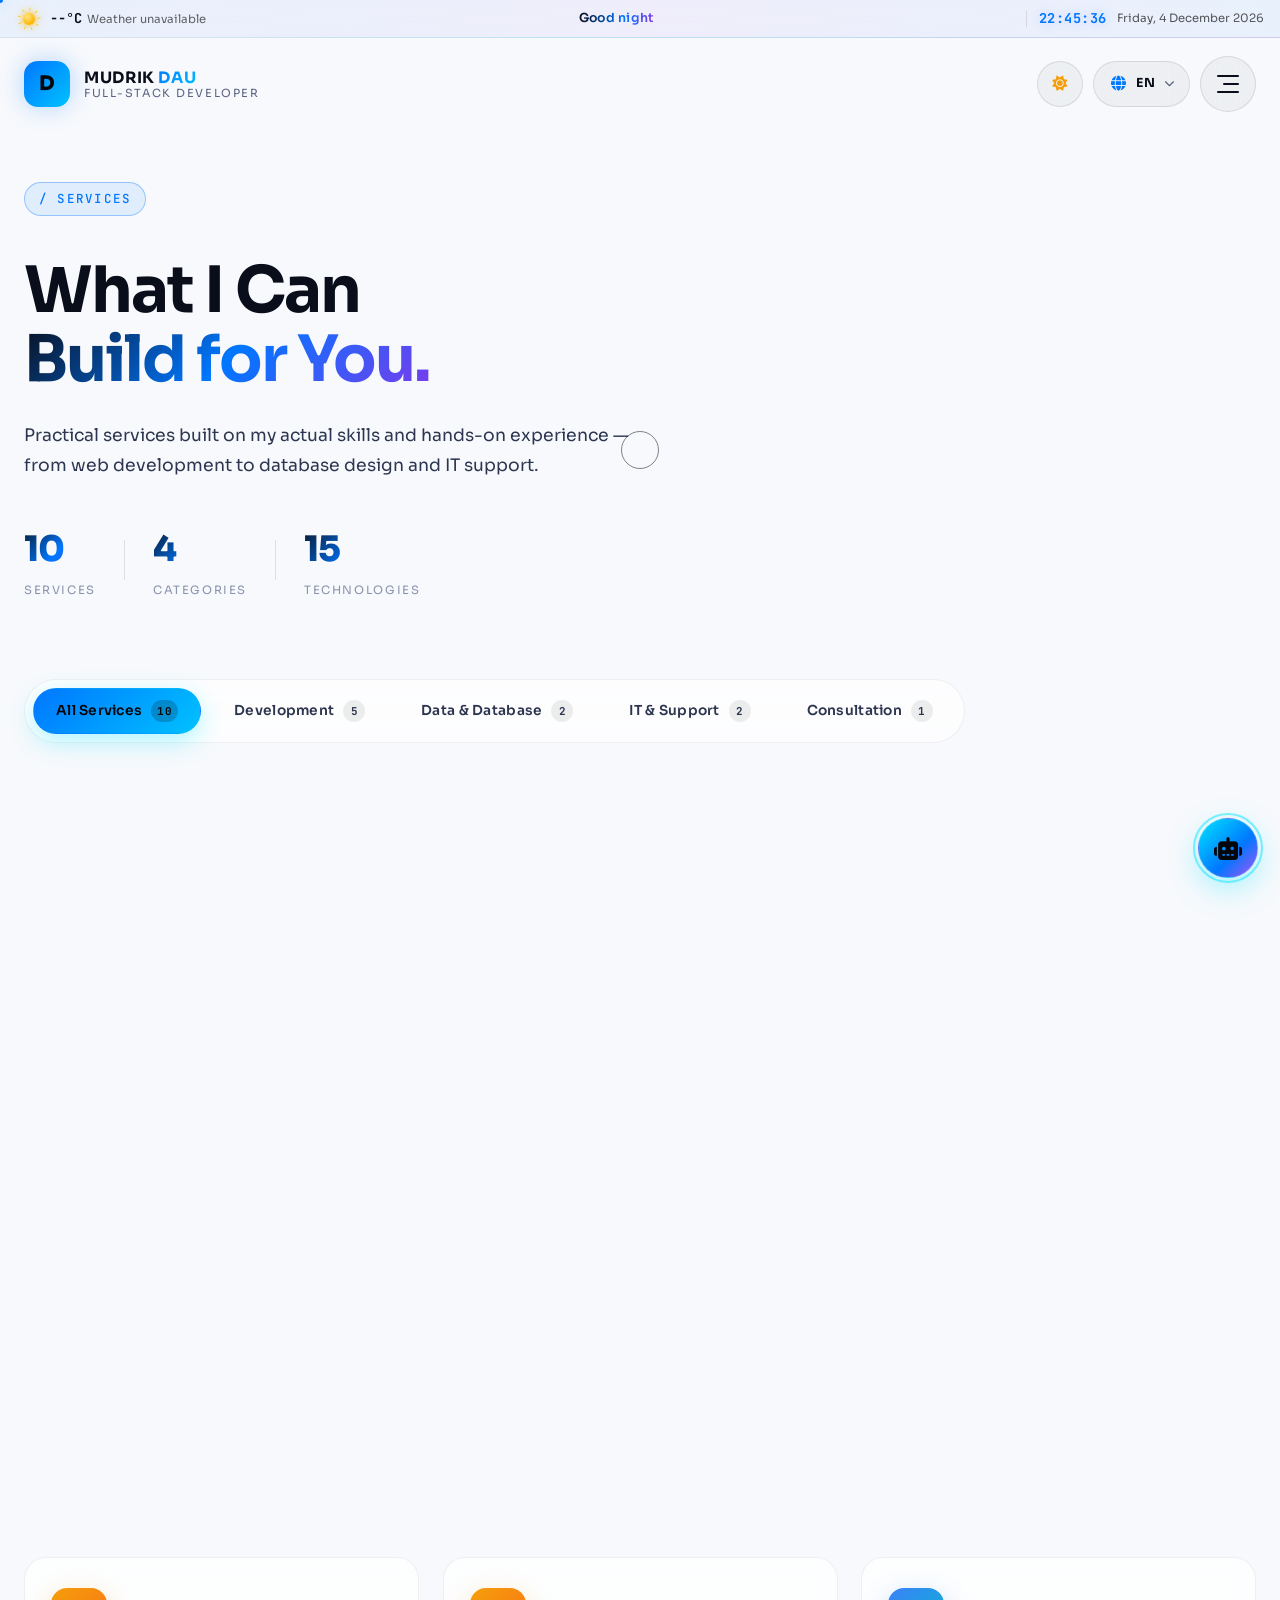
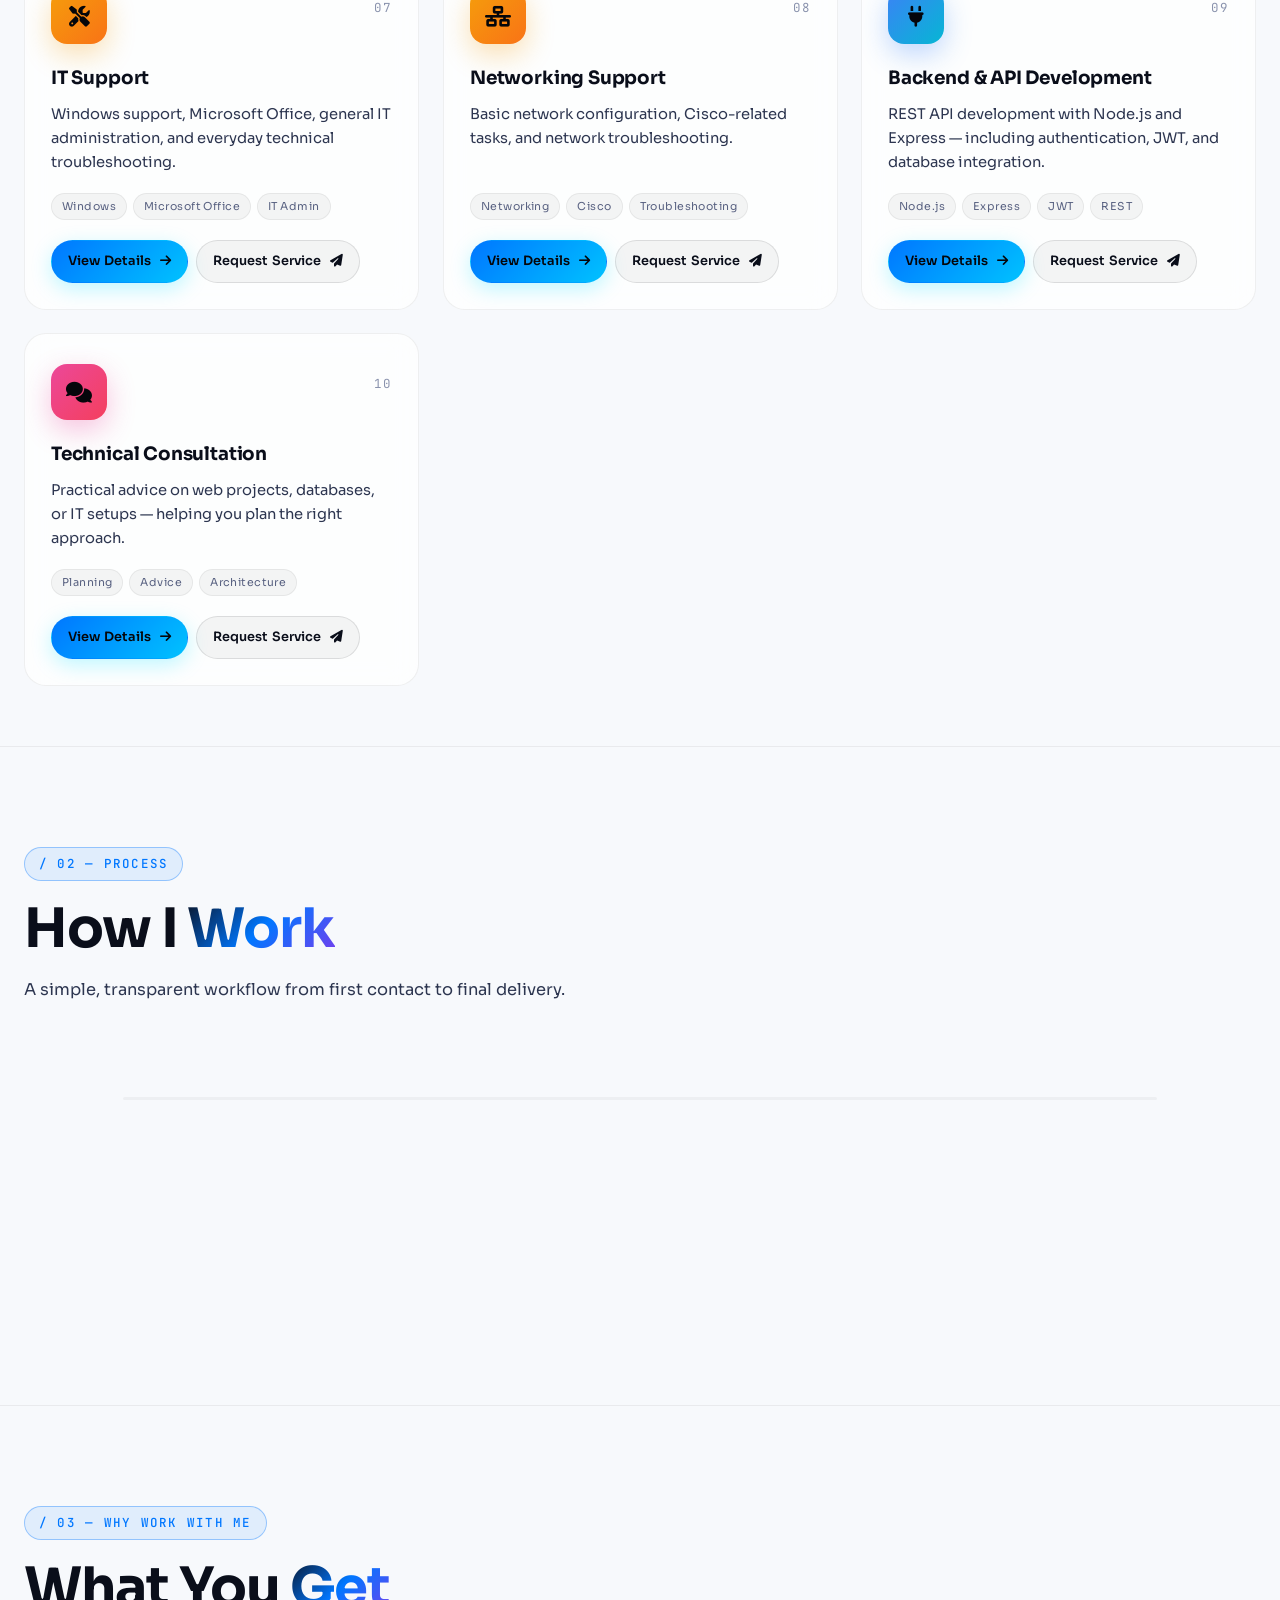
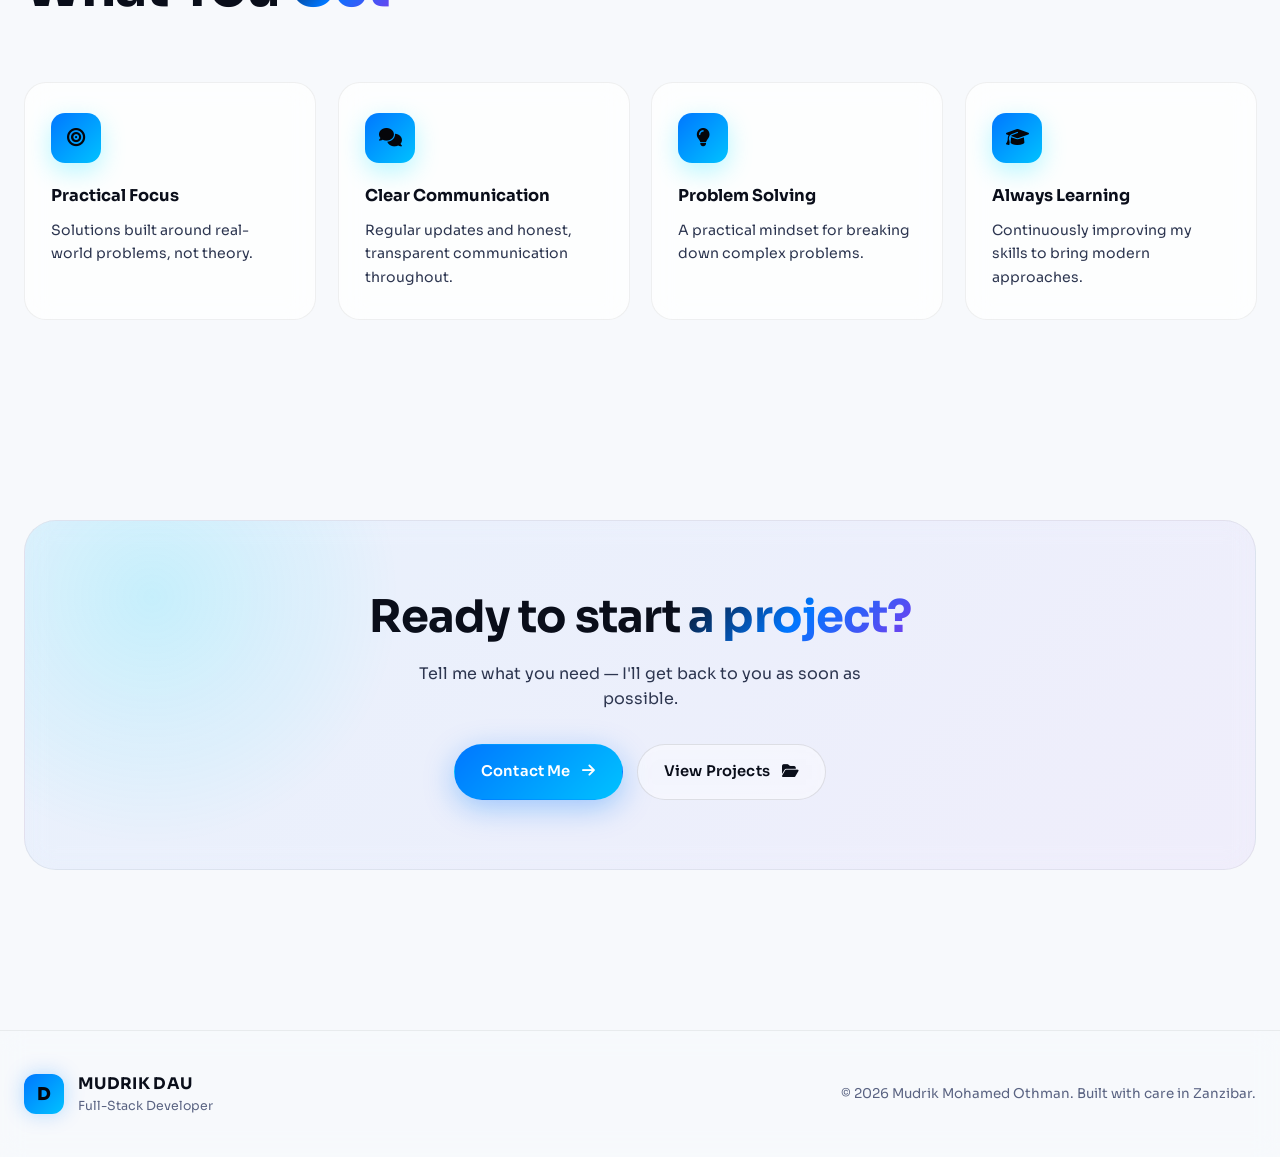
<file: services.html>
<!DOCTYPE html>
<html lang="en">
<head>
    <meta charset="UTF-8" />
    <meta name="viewport" content="width=device-width, initial-scale=1.0" />
    <meta name="description" content="Services offered by Mudrik Dau — Web Development, Full-Stack Development, Database Development, IT Support, Networking Support, and Technical Consultation from Zanzibar." />
    <meta name="author" content="Mudrik Mohamed Othman (DAU)" />
    <meta name="theme-color" content="#05060a" />

    <title>Services — MUDRIK DAU</title>

    <!-- Fonts -->
    <link rel="preconnect" href="https://fonts.googleapis.com" />
    <link rel="preconnect" href="https://fonts.gstatic.com" crossorigin />
    <link href="https://fonts.googleapis.com/css2?family=Sora:wght@300;400;500;600;700;800&family=Space+Grotesk:wght@300;400;500;600;700&family=JetBrains+Mono:wght@300;400;500&display=swap" rel="stylesheet" />

    <!-- Icons -->
    <link rel="stylesheet" href="https://cdnjs.cloudflare.com/ajax/libs/font-awesome/6.5.1/css/all.min.css" />

    <!-- Styles -->
    <link rel="stylesheet" href="css/global.css" />
    <link rel="stylesheet" href="css/navbar.css" />
    <link rel="stylesheet" href="css/controls.css" />
    <link rel="stylesheet" href="css/animations.css" />
    <link rel="stylesheet" href="css/mobile-perf.css" />
        <link rel="stylesheet" href="css/scroll-fab.css" />
        <link rel="stylesheet" href="css/bot.css" />
        <link rel="stylesheet" href="css/status-bar.css" />
    <link rel="stylesheet" href="css/services.css" />

    <link rel="icon" type="image/svg+xml" href="data:image/svg+xml,%3Csvg xmlns='http://www.w3.org/2000/svg' viewBox='0 0 100 100'%3E%3Crect width='100' height='100' rx='20' fill='%2305060a'/%3E%3Ctext x='50' y='68' font-size='52' font-family='Arial' font-weight='bold' fill='%2300e5ff' text-anchor='middle'%3ED%3C/text%3E%3C/svg%3E" />

    <!-- FOUC Guard -->
    <script>
        (function () {
            try {
                var t = localStorage.getItem('dau:theme');
                if (t === 'light' || t === 'dark') {
                    document.documentElement.setAttribute('data-theme', t);
                } else if (window.matchMedia && window.matchMedia('(prefers-color-scheme: light)').matches) {
                    document.documentElement.setAttribute('data-theme', 'light');
                } else {
                    document.documentElement.setAttribute('data-theme', 'dark');
                }
                var l = localStorage.getItem('dau:lang');
                if (l && ['en','sw','zh','ar','fr'].indexOf(l) !== -1) {
                    document.documentElement.setAttribute('lang', l);
                    document.documentElement.setAttribute('dir', l === 'ar' ? 'rtl' : 'ltr');
                }
            } catch (e) {}
        })();
    </script>
</head>
<body>

    <!-- ==================== LOADING SCREEN ==================== -->
    <div class="loader" id="loader">
        <div class="loader__content">
            <div class="loader__logo">
                <span class="loader__letter">D</span>
                <span class="loader__letter">A</span>
                <span class="loader__letter">U</span>
            </div>
            <div class="loader__bar">
                <div class="loader__bar-fill" id="loaderBar"></div>
            </div>
            <p class="loader__text">INITIALIZING <span class="loader__dots">...</span></p>
        </div>
    </div>

    <!-- ==================== CUSTOM CURSOR ==================== -->
    <div class="cursor" id="cursor">
        <div class="cursor__dot"></div>
        <div class="cursor__ring"></div>
    </div>

    <!-- ==================== BACKGROUND LAYERS ==================== -->
    <div class="bg-layers">
        <div class="bg-grid"></div>
        <div class="bg-glow bg-glow--1"></div>
        <div class="bg-glow bg-glow--2"></div>
        <div class="bg-glow bg-glow--3"></div>
        <canvas id="particles"></canvas>
    </div>

    <!-- ==================== NAVBAR ==================== -->
    <header class="navbar" id="navbar">
        <div class="navbar__inner">
            <a href="index.html" class="navbar__brand" aria-label="DAU Home">
                <span class="navbar__brand-mark">
                    <span>D</span>
                </span>
                <span class="navbar__brand-text">
                    <span class="navbar__brand-name">MUDRIK <em>DAU</em></span>
                    <span class="navbar__brand-sub" data-i18n="brand.sub">Full-Stack Developer</span>
                </span>
            </a>

            <div class="navbar__actions">
                <button class="ctrl-btn ctrl-btn--theme" id="themeToggle" aria-label="Toggle theme" title="Toggle theme">
                    <span class="ctrl-btn__icon">
                        <i class="fa-solid fa-moon icon-moon"></i>
                        <i class="fa-solid fa-sun icon-sun"></i>
                    </span>
                </button>

                <div class="lang" id="langSwitcher">
                    <button class="ctrl-btn ctrl-btn--lang" id="langToggle" aria-label="Change language" aria-expanded="false">
                        <span class="ctrl-btn__icon"><i class="fa-solid fa-globe"></i></span>
                        <span class="ctrl-btn__label" id="langCurrent">EN</span>
                        <span class="ctrl-btn__caret"><i class="fa-solid fa-chevron-down"></i></span>
                    </button>

                    <div class="lang__dropdown" id="langDropdown" role="menu" aria-hidden="true">
                        <button class="lang__item" data-lang="en" role="menuitem">
                            <span class="lang__flag">🇬🇧</span>
                            <span class="lang__name">English</span>
                            <span class="lang__code">EN</span>
                        </button>
                        <button class="lang__item" data-lang="sw" role="menuitem">
                            <span class="lang__flag">🇹🇿</span>
                            <span class="lang__name">Kiswahili</span>
                            <span class="lang__code">SW</span>
                        </button>
                        <button class="lang__item" data-lang="zh" role="menuitem">
                            <span class="lang__flag">🇨🇳</span>
                            <span class="lang__name">中文</span>
                            <span class="lang__code">ZH</span>
                        </button>
                        <button class="lang__item" data-lang="ar" role="menuitem">
                            <span class="lang__flag">🇸🇦</span>
                            <span class="lang__name">العربية</span>
                            <span class="lang__code">AR</span>
                        </button>
                        <button class="lang__item" data-lang="fr" role="menuitem">
                            <span class="lang__flag">🇫🇷</span>
                            <span class="lang__name">Français</span>
                            <span class="lang__code">FR</span>
                        </button>
                    </div>
                </div>

                <button class="navbar__toggle" id="navbarToggle" aria-label="Open menu" aria-expanded="false">
                    <span></span>
                    <span></span>
                    <span></span>
                </button>
            </div>
        </div>
    </header>

    <!-- ==================== FULLSCREEN MENU ==================== -->
    <nav class="menu" id="menu" aria-hidden="true">
        <div class="menu__bg"></div>
        <div class="menu__inner">
            <div class="menu__aside">
                <div class="menu__aside-block">
                    <span class="menu__aside-label" data-i18n="menu.aside.location">Location</span>
                    <span class="menu__aside-value">Maungani / Kombeni, Zanzibar</span>
                </div>
                <div class="menu__aside-block">
                    <span class="menu__aside-label" data-i18n="menu.aside.email">Email</span>
                    <a href="mailto:mudrikdau@gmail.com" class="menu__aside-value">mudrikdau@gmail.com</a>
                </div>
                <div class="menu__aside-block">
                    <span class="menu__aside-label" data-i18n="menu.aside.availability">Availability</span>
                    <span class="menu__aside-value menu__aside-value--status">
                        <span class="dot dot--live"></span>
                        <span data-i18n="menu.aside.open">Open to opportunities</span>
                    </span>
                </div>
                <div class="menu__aside-block">
                    <span class="menu__aside-label" data-i18n="menu.aside.socials">Socials</span>
                    <div class="menu__socials">
                        <a href="https://github.com/mudrikdau-ux" target="_blank" rel="noopener" aria-label="GitHub"><i class="fa-brands fa-github"></i></a>
                        <a href="https://www.linkedin.com/in/mudrik-dau" target="_blank" rel="noopener" aria-label="LinkedIn"><i class="fa-brands fa-linkedin-in"></i></a>
                        <a href="https://www.instagram.com/youngw_04" target="_blank" rel="noopener" aria-label="Instagram"><i class="fa-brands fa-instagram"></i></a>
                        <a href="https://x.com/" target="_blank" rel="noopener" aria-label="X"><i class="fa-brands fa-x-twitter"></i></a>
                    </div>
                </div>
            </div>

            <ul class="menu__list">
                <li class="menu__item">
                    <a href="index.html" class="menu__link" data-page="home">
                        <span class="menu__num">01</span>
                        <span class="menu__text" data-i18n="menu.home">Home</span>
                    </a>
                </li>
                <li class="menu__item">
                    <a href="about.html" class="menu__link" data-page="about">
                        <span class="menu__num">02</span>
                        <span class="menu__text" data-i18n="menu.about">About</span>
                    </a>
                </li>
                <li class="menu__item">
                    <a href="skills.html" class="menu__link" data-page="skills">
                        <span class="menu__num">03</span>
                        <span class="menu__text" data-i18n="menu.skills">Skills</span>
                    </a>
                </li>
                <li class="menu__item">
                    <a href="experience.html" class="menu__link" data-page="experience">
                        <span class="menu__num">04</span>
                        <span class="menu__text" data-i18n="menu.experience">Experience</span>
                    </a>
                </li>
                <li class="menu__item">
                    <a href="projects.html" class="menu__link" data-page="projects">
                        <span class="menu__num">05</span>
                        <span class="menu__text" data-i18n="menu.projects">Projects</span>
                    </a>
                </li>
                <li class="menu__item">
                    <a href="certificates.html" class="menu__link" data-page="certificates">
                        <span class="menu__num">06</span>
                        <span class="menu__text" data-i18n="menu.certificates">Certificates</span>
                    </a>
                </li>
                <li class="menu__item">
                    <a href="services.html" class="menu__link" data-page="services">
                        <span class="menu__num">07</span>
                        <span class="menu__text" data-i18n="menu.services">Services</span>
                    </a>
                </li>
                <li class="menu__item">
                    <a href="achievements.html" class="menu__link" data-page="achievements">
                        <span class="menu__num">08</span>
                        <span class="menu__text" data-i18n="menu.achievements">Achievements</span>
                    </a>
                </li>
                <li class="menu__item">
                    <a href="contact.html" class="menu__link" data-page="contact">
                        <span class="menu__num">09</span>
                        <span class="menu__text" data-i18n="menu.contact">Contact</span>
                    </a>
                </li>
            </ul>
        </div>
    </nav>

    <!-- ==================== SERVICES PAGE ==================== -->
    <main class="svc-page" id="services">

        <!-- ===================================================
             HERO
             =================================================== -->
        <section class="svc-hero">
            <div class="svc-hero__aurora" aria-hidden="true">
                <span class="svc-hero__aurora-blob svc-hero__aurora-blob--1"></span>
                <span class="svc-hero__aurora-blob svc-hero__aurora-blob--2"></span>
                <span class="svc-hero__aurora-blob svc-hero__aurora-blob--3"></span>
            </div>
            <div class="container">
                <div class="svc-hero__inner">
                    <span class="section-head__label" data-i18n="svc.hero.label">/ Services</span>
                    <h1 class="svc-hero__title">
                        <span data-i18n="svc.hero.titleA">What I Can</span><br />
                        <em data-i18n="svc.hero.titleB">Build For You.</em>
                    </h1>
                    <p class="svc-hero__desc" data-i18n="svc.hero.desc">
                        Practical services grounded in my actual skills and hands-on experience —
                        from web development to database design and IT support.
                    </p>

                    <div class="svc-hero__stats">
                        <div class="svc-hero__stat">
                            <span class="svc-hero__stat-num" data-count="10">0</span>
                            <span class="svc-hero__stat-label" data-i18n="svc.hero.stat.services">Services</span>
                        </div>
                        <div class="svc-hero__stat-divider"></div>
                        <div class="svc-hero__stat">
                            <span class="svc-hero__stat-num" data-count="4">0</span>
                            <span class="svc-hero__stat-label" data-i18n="svc.hero.stat.categories">Categories</span>
                        </div>
                        <div class="svc-hero__stat-divider"></div>
                        <div class="svc-hero__stat">
                            <span class="svc-hero__stat-num" data-count="15">0</span>
                            <span class="svc-hero__stat-label" data-i18n="svc.hero.stat.tech">Technologies</span>
                        </div>
                    </div>
                </div>
            </div>
        </section>

        <!-- ===================================================
             FILTER TABS
             =================================================== -->
        <section class="svc-filter">
            <div class="container">
                <div class="svc-filter__inner" id="svcFilter">
                    <button class="svc-filter__btn is-active" data-filter="all">
                        <span data-i18n="svc.filter.all">All Services</span>
                        <span class="svc-filter__count">10</span>
                    </button>
                    <button class="svc-filter__btn" data-filter="dev">
                        <span data-i18n="svc.filter.dev">Development</span>
                        <span class="svc-filter__count">5</span>
                    </button>
                    <button class="svc-filter__btn" data-filter="data">
                        <span data-i18n="svc.filter.data">Data &amp; Database</span>
                        <span class="svc-filter__count">2</span>
                    </button>
                    <button class="svc-filter__btn" data-filter="it">
                        <span data-i18n="svc.filter.it">IT &amp; Support</span>
                        <span class="svc-filter__count">2</span>
                    </button>
                    <button class="svc-filter__btn" data-filter="consult">
                        <span data-i18n="svc.filter.consult">Consultation</span>
                        <span class="svc-filter__count">1</span>
                    </button>
                </div>
            </div>
        </section>

        <!-- ===================================================
             SERVICE CARDS
             =================================================== -->
        <section class="svc-grid-section">
            <div class="container">
                <div class="svc-grid" id="svcGrid">

                    <!-- 01 Web Development -->
                    <article class="svc-card" data-tags="dev" data-service="web-dev" data-reveal="up">
                        <div class="svc-card__glow"></div>
                        <div class="svc-card__head">
                            <div class="svc-card__icon svc-card__icon--cyan">
                                <i class="fa-solid fa-code"></i>
                            </div>
                            <span class="svc-card__num">01</span>
                        </div>
                        <h3 class="svc-card__title" data-i18n="svc.card.1.title">Web Development</h3>
                        <p class="svc-card__desc" data-i18n="svc.card.1.desc">
                            Building responsive, modern websites using HTML5, CSS3, JavaScript,
                            and Bootstrap — designed to look great on every device.
                        </p>
                        <div class="svc-card__tags">
                            <span>HTML5</span>
                            <span>CSS3</span>
                            <span>JavaScript</span>
                            <span>Bootstrap</span>
                        </div>
                        <div class="svc-card__actions">
                            <button class="svc-card__btn svc-card__btn--primary" data-open-service="web-dev">
                                <span data-i18n="svc.card.details">View Details</span>
                                <i class="fa-solid fa-arrow-right"></i>
                            </button>
                            <a href="contact.html" class="svc-card__btn svc-card__btn--ghost">
                                <span data-i18n="svc.card.cta">Request Service</span>
                                <i class="fa-solid fa-paper-plane"></i>
                            </a>
                        </div>
                    </article>

                    <!-- 02 Full-Stack Development -->
                    <article class="svc-card" data-tags="dev" data-service="fullstack" data-reveal="up" data-delay="1">
                        <div class="svc-card__glow"></div>
                        <div class="svc-card__head">
                            <div class="svc-card__icon svc-card__icon--blue">
                                <i class="fa-solid fa-layer-group"></i>
                            </div>
                            <span class="svc-card__num">02</span>
                        </div>
                        <h3 class="svc-card__title" data-i18n="svc.card.2.title">Full-Stack Development</h3>
                        <p class="svc-card__desc" data-i18n="svc.card.2.desc">
                            End-to-end web application development — from frontend UI
                            to backend APIs and database integration.
                        </p>
                        <div class="svc-card__tags">
                            <span>Node.js</span>
                            <span>Express.js</span>
                            <span>MySQL</span>
                            <span>REST APIs</span>
                        </div>
                        <div class="svc-card__actions">
                            <button class="svc-card__btn svc-card__btn--primary" data-open-service="fullstack">
                                <span data-i18n="svc.card.details">View Details</span>
                                <i class="fa-solid fa-arrow-right"></i>
                            </button>
                            <a href="contact.html" class="svc-card__btn svc-card__btn--ghost">
                                <span data-i18n="svc.card.cta">Request Service</span>
                                <i class="fa-solid fa-paper-plane"></i>
                            </a>
                        </div>
                    </article>

                    <!-- 03 Website Development -->
                    <article class="svc-card" data-tags="dev" data-service="website" data-reveal="up" data-delay="2">
                        <div class="svc-card__glow"></div>
                        <div class="svc-card__head">
                            <div class="svc-card__icon svc-card__icon--purple">
                                <i class="fa-solid fa-globe"></i>
                            </div>
                            <span class="svc-card__num">03</span>
                        </div>
                        <h3 class="svc-card__title" data-i18n="svc.card.3.title">Website Development</h3>
                        <p class="svc-card__desc" data-i18n="svc.card.3.desc">
                            Complete website builds for personal, business, or organizational use —
                            from concept to deployment.
                        </p>
                        <div class="svc-card__tags">
                            <span>Responsive</span>
                            <span>SEO-friendly</span>
                            <span>Deployment</span>
                        </div>
                        <div class="svc-card__actions">
                            <button class="svc-card__btn svc-card__btn--primary" data-open-service="website">
                                <span data-i18n="svc.card.details">View Details</span>
                                <i class="fa-solid fa-arrow-right"></i>
                            </button>
                            <a href="contact.html" class="svc-card__btn svc-card__btn--ghost">
                                <span data-i18n="svc.card.cta">Request Service</span>
                                <i class="fa-solid fa-paper-plane"></i>
                            </a>
                        </div>
                    </article>

                    <!-- 04 Information System Development -->
                    <article class="svc-card" data-tags="dev" data-service="infosys" data-reveal="up" data-delay="3">
                        <div class="svc-card__glow"></div>
                        <div class="svc-card__head">
                            <div class="svc-card__icon svc-card__icon--pink">
                                <i class="fa-solid fa-diagram-project"></i>
                            </div>
                            <span class="svc-card__num">04</span>
                        </div>
                        <h3 class="svc-card__title" data-i18n="svc.card.4.title">Information System Development</h3>
                        <p class="svc-card__desc" data-i18n="svc.card.4.desc">
                            Custom information systems designed around real-world business or
                            organizational workflows.
                        </p>
                        <div class="svc-card__tags">
                            <span>Systems Design</span>
                            <span>Workflows</span>
                            <span>Reporting</span>
                        </div>
                        <div class="svc-card__actions">
                            <button class="svc-card__btn svc-card__btn--primary" data-open-service="infosys">
                                <span data-i18n="svc.card.details">View Details</span>
                                <i class="fa-solid fa-arrow-right"></i>
                            </button>
                            <a href="contact.html" class="svc-card__btn svc-card__btn--ghost">
                                <span data-i18n="svc.card.cta">Request Service</span>
                                <i class="fa-solid fa-paper-plane"></i>
                            </a>
                        </div>
                    </article>

                    <!-- 05 Database Development -->
                    <article class="svc-card" data-tags="data" data-service="dbdev" data-reveal="up" data-delay="4">
                        <div class="svc-card__glow"></div>
                        <div class="svc-card__head">
                            <div class="svc-card__icon svc-card__icon--green">
                                <i class="fa-solid fa-database"></i>
                            </div>
                            <span class="svc-card__num">05</span>
                        </div>
                        <h3 class="svc-card__title" data-i18n="svc.card.5.title">Database Development</h3>
                        <p class="svc-card__desc" data-i18n="svc.card.5.desc">
                            Designing and building relational database schemas using MySQL,
                            MariaDB, and SQL — optimized for real applications.
                        </p>
                        <div class="svc-card__tags">
                            <span>MySQL</span>
                            <span>MariaDB</span>
                            <span>SQL</span>
                            <span>Schema Design</span>
                        </div>
                        <div class="svc-card__actions">
                            <button class="svc-card__btn svc-card__btn--primary" data-open-service="dbdev">
                                <span data-i18n="svc.card.details">View Details</span>
                                <i class="fa-solid fa-arrow-right"></i>
                            </button>
                            <a href="contact.html" class="svc-card__btn svc-card__btn--ghost">
                                <span data-i18n="svc.card.cta">Request Service</span>
                                <i class="fa-solid fa-paper-plane"></i>
                            </a>
                        </div>
                    </article>

                    <!-- 06 Database Management -->
                    <article class="svc-card" data-tags="data" data-service="dbmgmt" data-reveal="up" data-delay="5">
                        <div class="svc-card__glow"></div>
                        <div class="svc-card__head">
                            <div class="svc-card__icon svc-card__icon--green">
                                <i class="fa-solid fa-server"></i>
                            </div>
                            <span class="svc-card__num">06</span>
                        </div>
                        <h3 class="svc-card__title" data-i18n="svc.card.6.title">Database Management</h3>
                        <p class="svc-card__desc" data-i18n="svc.card.6.desc">
                            Managing, maintaining, and optimizing databases — queries, backups,
                            structure, and performance.
                        </p>
                        <div class="svc-card__tags">
                            <span>MySQL Workbench</span>
                            <span>DBeaver</span>
                            <span>Optimization</span>
                        </div>
                        <div class="svc-card__actions">
                            <button class="svc-card__btn svc-card__btn--primary" data-open-service="dbmgmt">
                                <span data-i18n="svc.card.details">View Details</span>
                                <i class="fa-solid fa-arrow-right"></i>
                            </button>
                            <a href="contact.html" class="svc-card__btn svc-card__btn--ghost">
                                <span data-i18n="svc.card.cta">Request Service</span>
                                <i class="fa-solid fa-paper-plane"></i>
                            </a>
                        </div>
                    </article>

                    <!-- 07 IT Support -->
                    <article class="svc-card" data-tags="it" data-service="itsupport" data-reveal="up" data-delay="6">
                        <div class="svc-card__glow"></div>
                        <div class="svc-card__head">
                            <div class="svc-card__icon svc-card__icon--orange">
                                <i class="fa-solid fa-screwdriver-wrench"></i>
                            </div>
                            <span class="svc-card__num">07</span>
                        </div>
                        <h3 class="svc-card__title" data-i18n="svc.card.7.title">IT Support</h3>
                        <p class="svc-card__desc" data-i18n="svc.card.7.desc">
                            Windows support, Microsoft Office, general IT administration,
                            and day-to-day technical troubleshooting.
                        </p>
                        <div class="svc-card__tags">
                            <span>Windows</span>
                            <span>Microsoft Office</span>
                            <span>IT Admin</span>
                        </div>
                        <div class="svc-card__actions">
                            <button class="svc-card__btn svc-card__btn--primary" data-open-service="itsupport">
                                <span data-i18n="svc.card.details">View Details</span>
                                <i class="fa-solid fa-arrow-right"></i>
                            </button>
                            <a href="contact.html" class="svc-card__btn svc-card__btn--ghost">
                                <span data-i18n="svc.card.cta">Request Service</span>
                                <i class="fa-solid fa-paper-plane"></i>
                            </a>
                        </div>
                    </article>

                    <!-- 08 Networking Support -->
                    <article class="svc-card" data-tags="it" data-service="networking" data-reveal="up" data-delay="7">
                        <div class="svc-card__glow"></div>
                        <div class="svc-card__head">
                            <div class="svc-card__icon svc-card__icon--orange">
                                <i class="fa-solid fa-network-wired"></i>
                            </div>
                            <span class="svc-card__num">08</span>
                        </div>
                        <h3 class="svc-card__title" data-i18n="svc.card.8.title">Networking Support</h3>
                        <p class="svc-card__desc" data-i18n="svc.card.8.desc">
                            Basic network configuration, Cisco-related tasks, and
                            network troubleshooting.
                        </p>
                        <div class="svc-card__tags">
                            <span>Networking</span>
                            <span>Cisco</span>
                            <span>Troubleshooting</span>
                        </div>
                        <div class="svc-card__actions">
                            <button class="svc-card__btn svc-card__btn--primary" data-open-service="networking">
                                <span data-i18n="svc.card.details">View Details</span>
                                <i class="fa-solid fa-arrow-right"></i>
                            </button>
                            <a href="contact.html" class="svc-card__btn svc-card__btn--ghost">
                                <span data-i18n="svc.card.cta">Request Service</span>
                                <i class="fa-solid fa-paper-plane"></i>
                            </a>
                        </div>
                    </article>

                    <!-- 09 Backend & API Development -->
                    <article class="svc-card" data-tags="dev" data-service="backend" data-reveal="up" data-delay="8">
                        <div class="svc-card__glow"></div>
                        <div class="svc-card__head">
                            <div class="svc-card__icon svc-card__icon--blue">
                                <i class="fa-solid fa-plug"></i>
                            </div>
                            <span class="svc-card__num">09</span>
                        </div>
                        <h3 class="svc-card__title" data-i18n="svc.card.9.title">Backend &amp; API Development</h3>
                        <p class="svc-card__desc" data-i18n="svc.card.9.desc">
                            REST API development with Node.js and Express — including authentication,
                            JWT, and database integration.
                        </p>
                        <div class="svc-card__tags">
                            <span>Node.js</span>
                            <span>Express</span>
                            <span>JWT</span>
                            <span>REST</span>
                        </div>
                        <div class="svc-card__actions">
                            <button class="svc-card__btn svc-card__btn--primary" data-open-service="backend">
                                <span data-i18n="svc.card.details">View Details</span>
                                <i class="fa-solid fa-arrow-right"></i>
                            </button>
                            <a href="contact.html" class="svc-card__btn svc-card__btn--ghost">
                                <span data-i18n="svc.card.cta">Request Service</span>
                                <i class="fa-solid fa-paper-plane"></i>
                            </a>
                        </div>
                    </article>

                    <!-- 10 Technical Consultation -->
                    <article class="svc-card" data-tags="consult" data-service="consult" data-reveal="up" data-delay="9">
                        <div class="svc-card__glow"></div>
                        <div class="svc-card__head">
                            <div class="svc-card__icon svc-card__icon--pink">
                                <i class="fa-solid fa-comments"></i>
                            </div>
                            <span class="svc-card__num">10</span>
                        </div>
                        <h3 class="svc-card__title" data-i18n="svc.card.10.title">Technical Consultation</h3>
                        <p class="svc-card__desc" data-i18n="svc.card.10.desc">
                            Practical advice on web projects, databases, or IT setups —
                            helping you plan the right approach.
                        </p>
                        <div class="svc-card__tags">
                            <span>Planning</span>
                            <span>Advice</span>
                            <span>Architecture</span>
                        </div>
                        <div class="svc-card__actions">
                            <button class="svc-card__btn svc-card__btn--primary" data-open-service="consult">
                                <span data-i18n="svc.card.details">View Details</span>
                                <i class="fa-solid fa-arrow-right"></i>
                            </button>
                            <a href="contact.html" class="svc-card__btn svc-card__btn--ghost">
                                <span data-i18n="svc.card.cta">Request Service</span>
                                <i class="fa-solid fa-paper-plane"></i>
                            </a>
                        </div>
                    </article>

                </div>
            </div>
        </section>

        <!-- ===================================================
             PROCESS (HORIZONTAL STEPPER)
             =================================================== -->
        <section class="svc-process">
            <div class="container">
                <div class="section-head">
                    <span class="section-head__label" data-i18n="svc.process.label">/ 02 — Process</span>
                    <h2 class="section-head__title">
                        <span data-i18n="svc.process.titleA">How I</span>
                        <em data-i18n="svc.process.titleB">Work</em>
                    </h2>
                    <p class="section-head__desc" data-i18n="svc.process.desc">
                        A simple, transparent workflow from first contact to final delivery.
                    </p>
                </div>

                <div class="process-stepper">
                    <div class="process-stepper__line" aria-hidden="true">
                        <div class="process-stepper__line-fill"></div>
                    </div>

                    <div class="process-step" data-reveal="up">
                        <div class="process-step__dot">
                            <span>01</span>
                        </div>
                        <div class="process-step__icon"><i class="fa-solid fa-comments"></i></div>
                        <h3 class="process-step__title" data-i18n="svc.process.1.title">Discussion</h3>
                        <p class="process-step__desc" data-i18n="svc.process.1.desc">
                            We talk about your goals, requirements, and what success looks like.
                        </p>
                    </div>

                    <div class="process-step" data-reveal="up" data-delay="1">
                        <div class="process-step__dot">
                            <span>02</span>
                        </div>
                        <div class="process-step__icon"><i class="fa-solid fa-pen-ruler"></i></div>
                        <h3 class="process-step__title" data-i18n="svc.process.2.title">Planning</h3>
                        <p class="process-step__desc" data-i18n="svc.process.2.desc">
                            I map out the structure, technologies, timeline, and deliverables.
                        </p>
                    </div>

                    <div class="process-step" data-reveal="up" data-delay="2">
                        <div class="process-step__dot">
                            <span>03</span>
                        </div>
                        <div class="process-step__icon"><i class="fa-solid fa-code"></i></div>
                        <h3 class="process-step__title" data-i18n="svc.process.3.title">Development</h3>
                        <p class="process-step__desc" data-i18n="svc.process.3.desc">
                            I build the solution with clean code, tested features, and clear progress updates.
                        </p>
                    </div>

                    <div class="process-step" data-reveal="up" data-delay="3">
                        <div class="process-step__dot">
                            <span>04</span>
                        </div>
                        <div class="process-step__icon"><i class="fa-solid fa-rocket"></i></div>
                        <h3 class="process-step__title" data-i18n="svc.process.4.title">Delivery</h3>
                        <p class="process-step__desc" data-i18n="svc.process.4.desc">
                            Final handover with documentation, support, and post-launch guidance.
                        </p>
                    </div>
                </div>
            </div>
        </section>

        <!-- ===================================================
             WHY WORK WITH ME
             =================================================== -->
        <section class="svc-why">
            <div class="container">
                <div class="section-head">
                    <span class="section-head__label" data-i18n="svc.why.label">/ 03 — Why Work With Me</span>
                    <h2 class="section-head__title">
                        <span data-i18n="svc.why.titleA">What You</span>
                        <em data-i18n="svc.why.titleB">Get</em>
                    </h2>
                </div>

                <div class="why-grid">

                    <div class="why-card" data-reveal="up">
                        <div class="why-card__border"></div>
                        <div class="why-card__icon"><i class="fa-solid fa-bullseye"></i></div>
                        <h3 class="why-card__title" data-i18n="svc.why.1.title">Practical Focus</h3>
                        <p class="why-card__desc" data-i18n="svc.why.1.desc">
                            Solutions built around real-world problems, not theory.
                        </p>
                    </div>

                    <div class="why-card" data-reveal="up" data-delay="1">
                        <div class="why-card__border"></div>
                        <div class="why-card__icon"><i class="fa-solid fa-comments"></i></div>
                        <h3 class="why-card__title" data-i18n="svc.why.2.title">Clear Communication</h3>
                        <p class="why-card__desc" data-i18n="svc.why.2.desc">
                            Regular updates and honest, transparent communication throughout.
                        </p>
                    </div>

                    <div class="why-card" data-reveal="up" data-delay="2">
                        <div class="why-card__border"></div>
                        <div class="why-card__icon"><i class="fa-solid fa-lightbulb"></i></div>
                        <h3 class="why-card__title" data-i18n="svc.why.3.title">Problem Solving</h3>
                        <p class="why-card__desc" data-i18n="svc.why.3.desc">
                            A practical mindset for breaking down complex problems.
                        </p>
                    </div>

                    <div class="why-card" data-reveal="up" data-delay="3">
                        <div class="why-card__border"></div>
                        <div class="why-card__icon"><i class="fa-solid fa-graduation-cap"></i></div>
                        <h3 class="why-card__title" data-i18n="svc.why.4.title">Always Learning</h3>
                        <p class="why-card__desc" data-i18n="svc.why.4.desc">
                            Continuously improving my skills to bring modern approaches.
                        </p>
                    </div>

                </div>
            </div>
        </section>

        <!-- ===================================================
             CTA
             =================================================== -->
        <section class="svc-cta">
            <div class="container">
                <div class="svc-cta__inner" data-reveal="scale">
                    <h2 class="svc-cta__title">
                        <span data-i18n="svc.cta.titleA">Ready to start</span>
                        <em data-i18n="svc.cta.titleB">a project?</em>
                    </h2>
                    <p class="svc-cta__desc" data-i18n="svc.cta.desc">
                        Tell me what you need — I'll get back to you as soon as possible.
                    </p>
                    <div class="svc-cta__actions">
                        <a href="contact.html" class="btn btn--primary" data-cursor="hover">
                            <span class="btn__text" data-i18n="svc.cta.contact">Contact Me</span>
                            <span class="btn__icon"><i class="fa-solid fa-arrow-right"></i></span>
                        </a>
                        <a href="projects.html" class="btn btn--ghost" data-cursor="hover">
                            <span class="btn__text" data-i18n="svc.cta.projects">View Projects</span>
                            <span class="btn__icon"><i class="fa-solid fa-folder-open"></i></span>
                        </a>
                    </div>
                </div>
            </div>
        </section>

    </main>

    <!-- ===================================================
         SERVICE DETAIL MODAL
         =================================================== -->
    <div class="svc-modal" id="svcModal" aria-hidden="true">
        <div class="svc-modal__bg" data-close-service></div>
        <div class="svc-modal__dialog" role="dialog" aria-modal="true">
            <button class="svc-modal__close" data-close-service aria-label="Close">
                <i class="fa-solid fa-xmark"></i>
            </button>

            <div class="svc-modal__content" id="svcModalContent">
                <!-- Filled by JS -->
            </div>
        </div>
    </div>

    <!-- ===================================================
         FLOATING QUICK CONTACT (MOBILE)
         =================================================== -->
    <a href="contact.html" class="svc-fab" aria-label="Quick contact">
        <i class="fa-solid fa-paper-plane"></i>
        <span class="svc-fab__label" data-i18n="svc.fab">Hire Me</span>
    </a>

    <!-- ==================== FOOTER ==================== -->
    <footer class="footer">
        <div class="container">
            <div class="footer__inner">
                <div class="footer__brand">
                    <span class="footer__brand-mark">D</span>
                    <div>
                        <span class="footer__brand-name">MUDRIK DAU</span>
                        <span class="footer__brand-sub" data-i18n="brand.sub">Full-Stack Developer | IT Student</span>
                    </div>
                </div>
                <p class="footer__copy">
                    © <span id="year"></span> Mudrik Mohamed Othman. <span data-i18n="footer.copy">Built with care in Zanzibar.</span>
                </p>
            </div>
        </div>
    </footer>

    <!-- Scripts -->
    <script src="js/i18n.js"></script>
    <script src="js/theme.js"></script>
    <script src="js/global.js"></script>
    <script src="js/navbar.js"></script>
    <script src="js/particles.js"></script>
    <script src="js/animations.js"></script>
    <script src="js/services.js"></script>
    <script src="js/scroll-fab.js"></script>
    <script src="js/bot.js" defer></script>
    <script src="js/status-bar.js" defer></script>
</body>
</html>
</file>
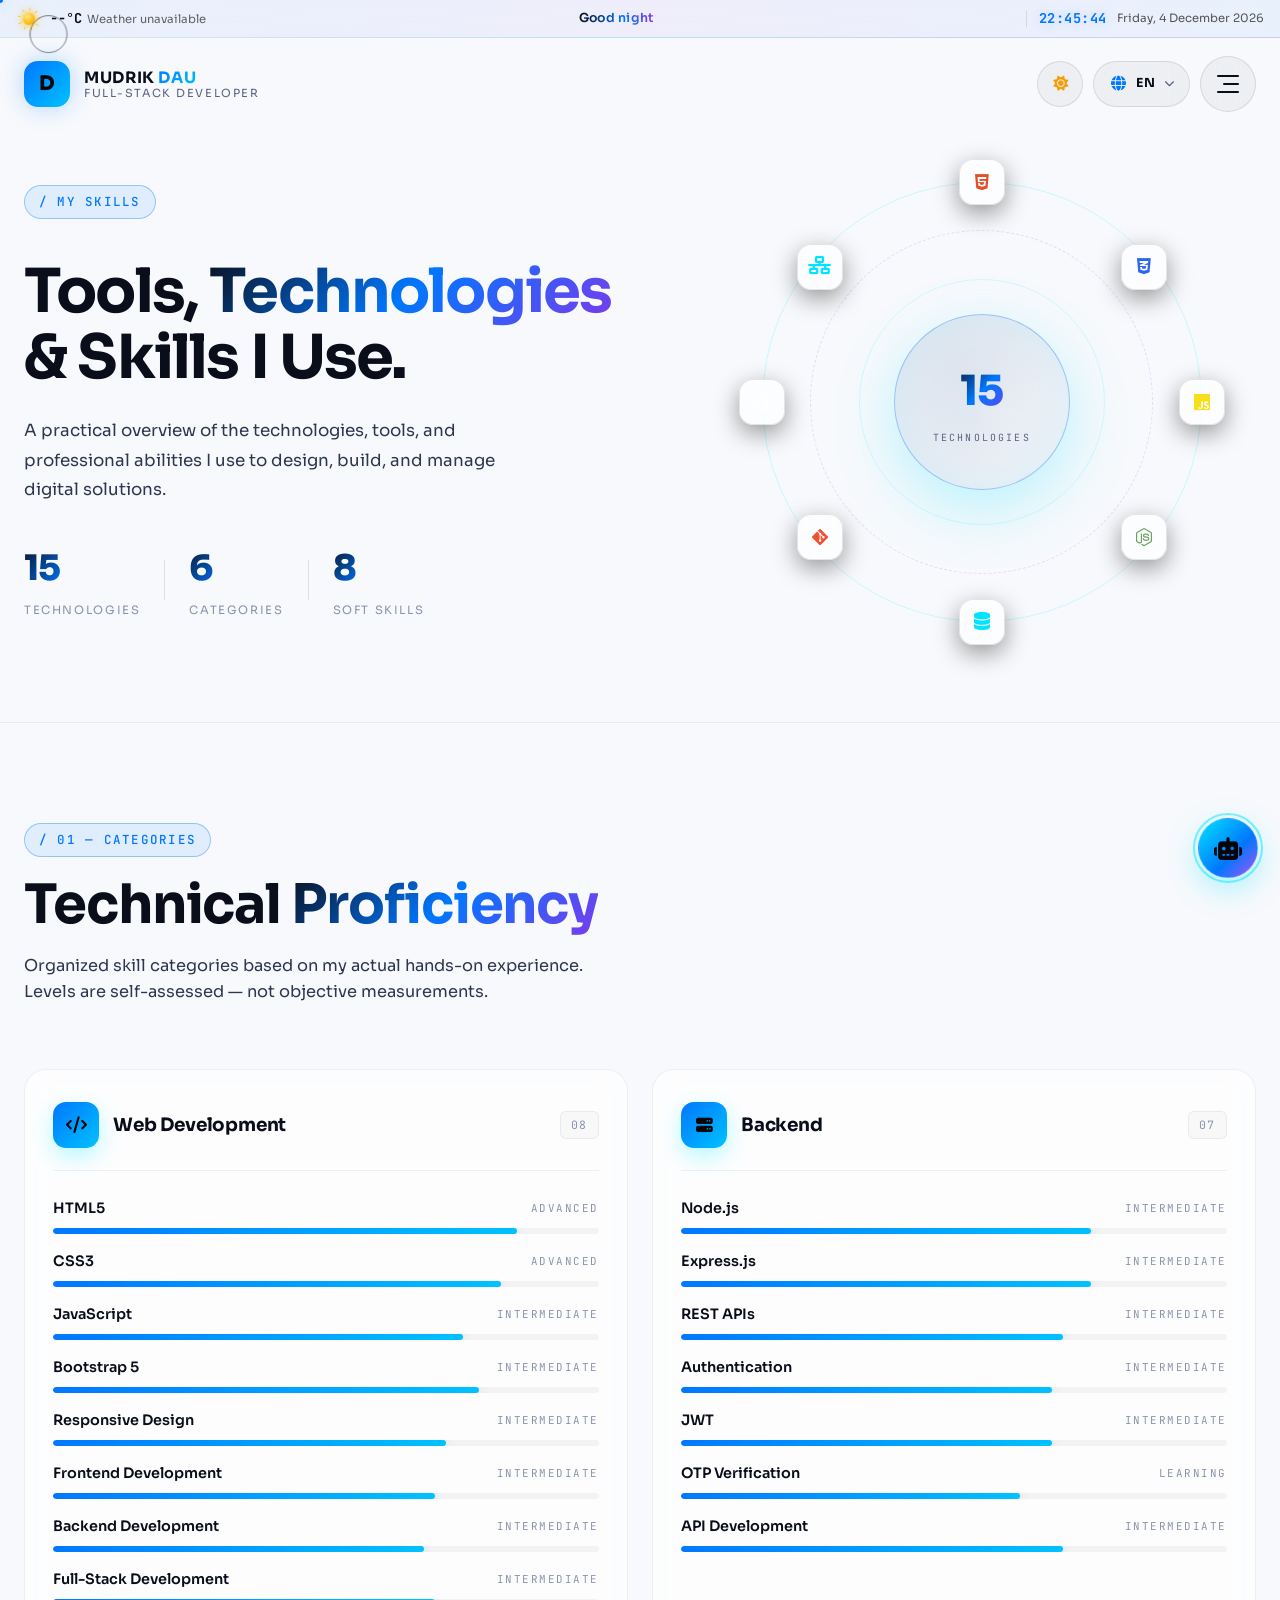
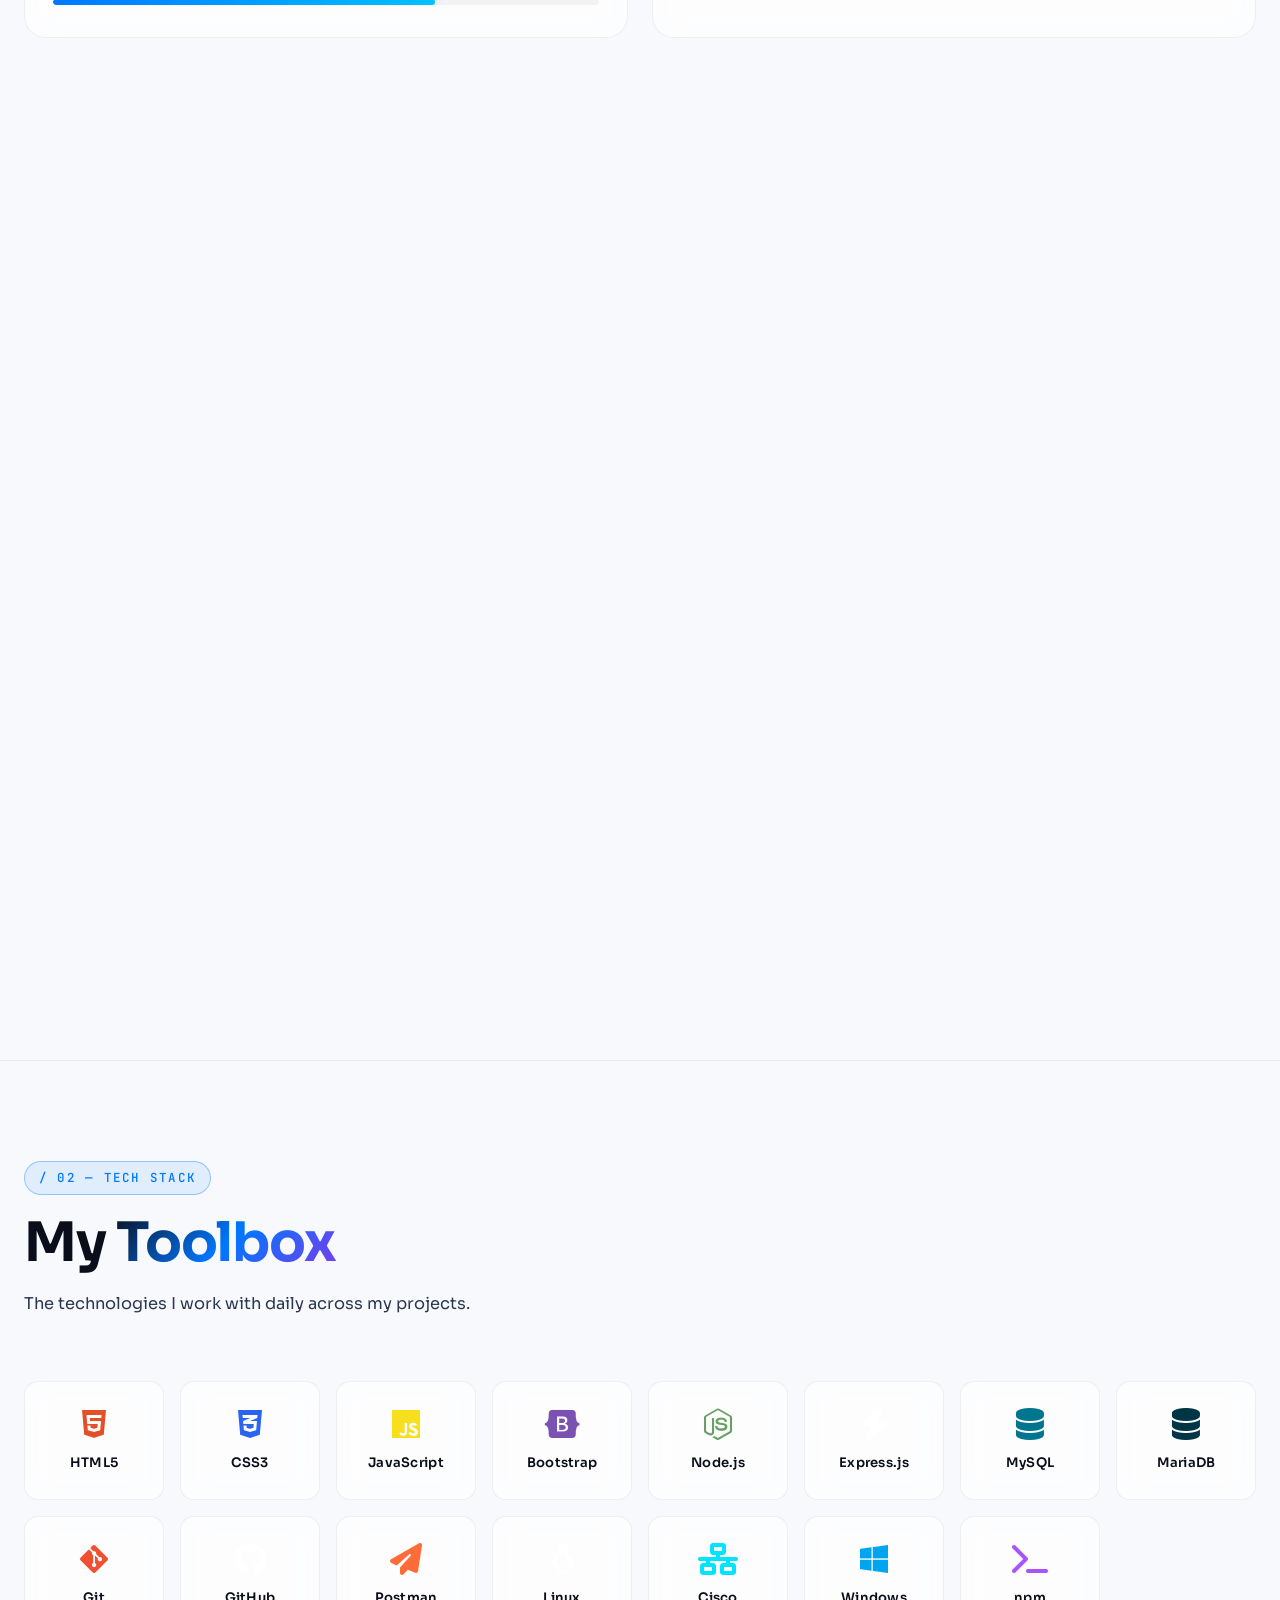
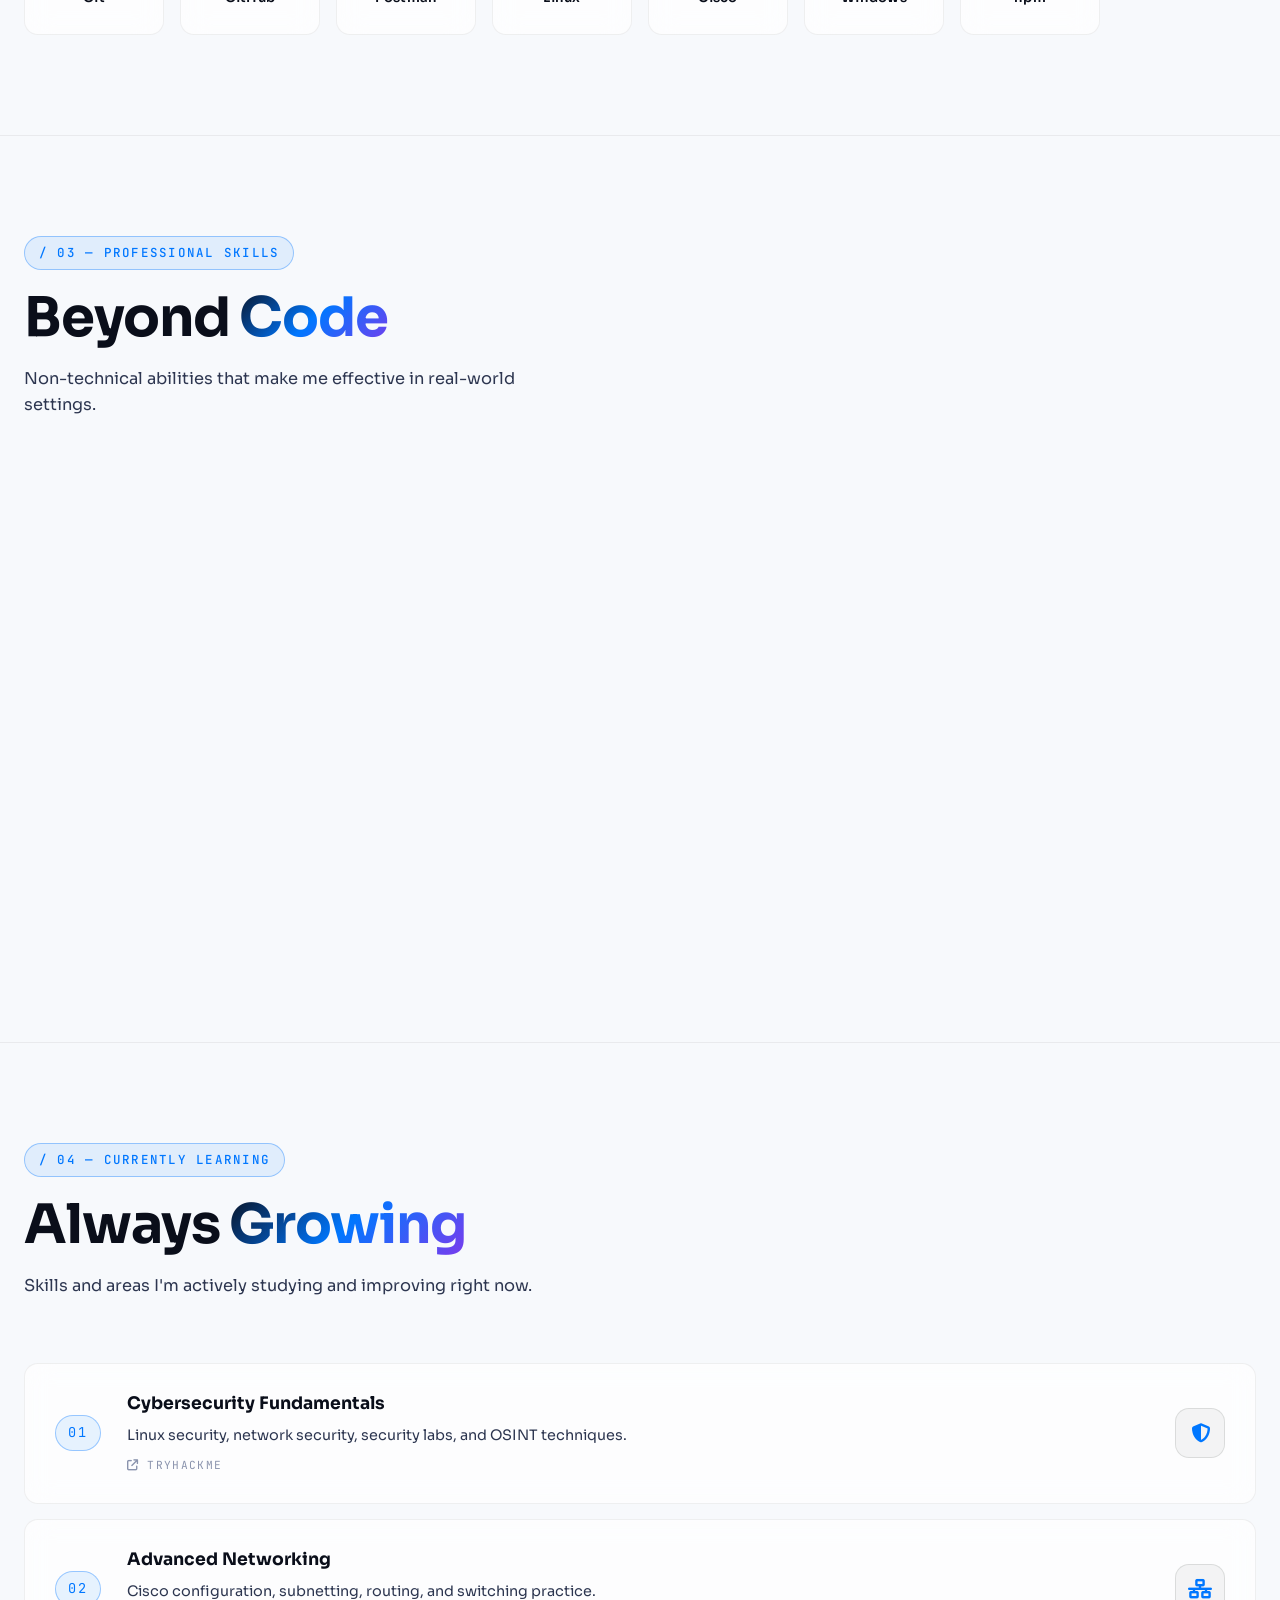
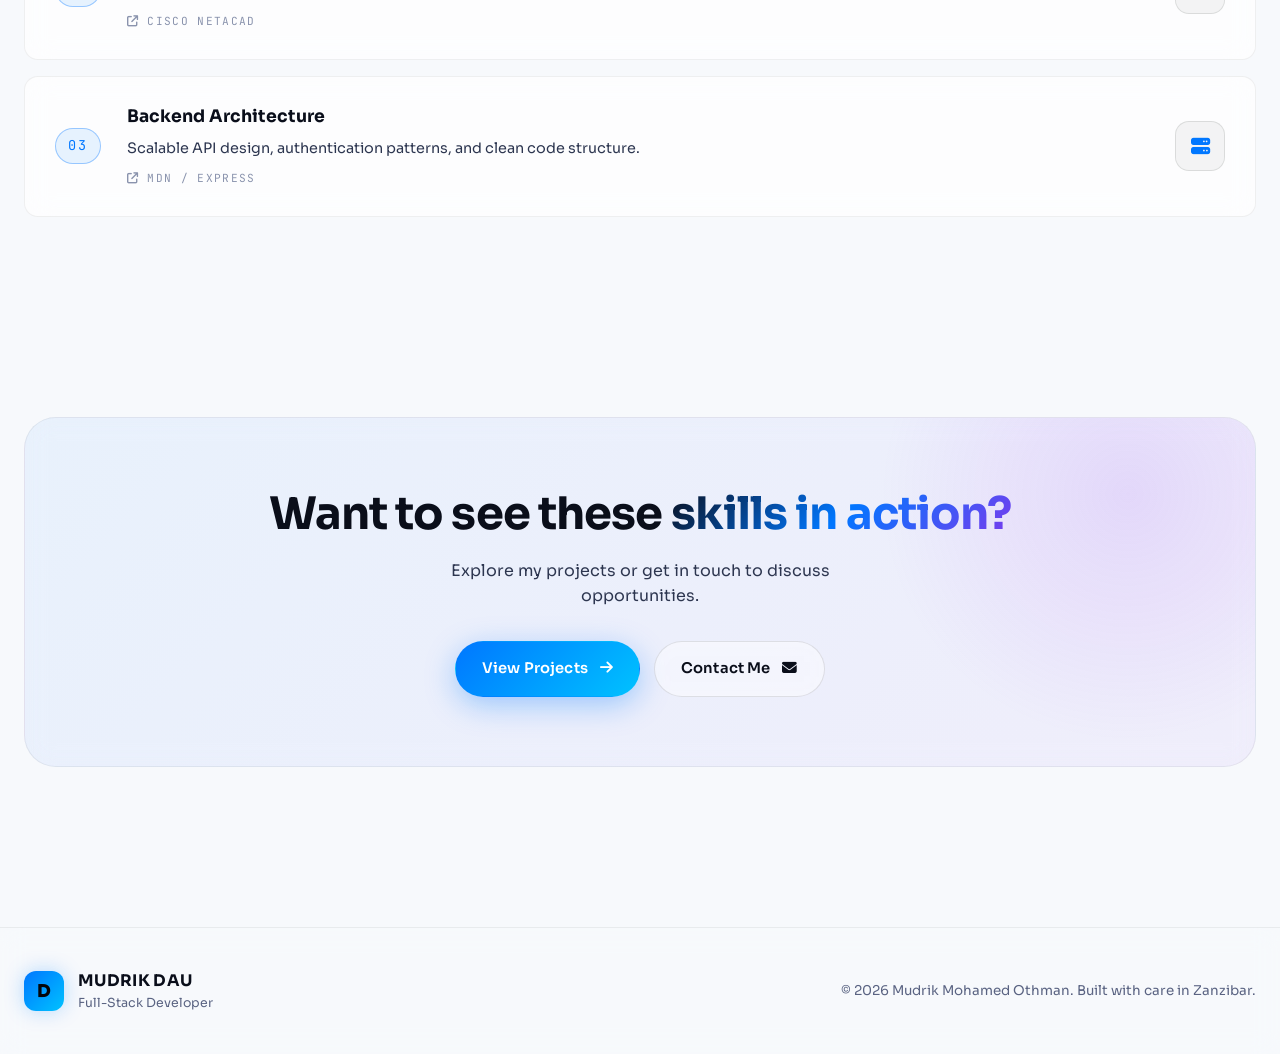
<file: skills.html>
<!DOCTYPE html>
<html lang="en">
<head>
    <meta charset="UTF-8" />
    <meta name="viewport" content="width=device-width, initial-scale=1.0" />
    <meta name="description" content="Skills of Mudrik Dau — Full-Stack Development, Database Management, Networking, IT Support, and professional skills from Zanzibar." />
    <meta name="author" content="Mudrik Mohamed Othman (DAU)" />
    <meta name="theme-color" content="#05060a" />

    <title>Skills — MUDRIK DAU</title>

    <!-- Fonts -->
    <link rel="preconnect" href="https://fonts.googleapis.com" />
    <link rel="preconnect" href="https://fonts.gstatic.com" crossorigin />
    <link href="https://fonts.googleapis.com/css2?family=Sora:wght@300;400;500;600;700;800&family=Space+Grotesk:wght@300;400;500;600;700&family=JetBrains+Mono:wght@300;400;500&display=swap" rel="stylesheet" />

    <!-- Icons -->
    <link rel="stylesheet" href="https://cdnjs.cloudflare.com/ajax/libs/font-awesome/6.5.1/css/all.min.css" />

    <!-- Styles -->
    <link rel="stylesheet" href="css/global.css" />
    <link rel="stylesheet" href="css/navbar.css" />
    <link rel="stylesheet" href="css/controls.css" />
    <link rel="stylesheet" href="css/animations.css" />
    <link rel="stylesheet" href="css/mobile-perf.css" />
    <link rel="stylesheet" href="css/scroll-fab.css" />
    <link rel="stylesheet" href="css/bot.css" />
    <link rel="stylesheet" href="css/status-bar.css" />
    <link rel="stylesheet" href="css/skills.css" />

    <link rel="icon" type="image/svg+xml" href="data:image/svg+xml,%3Csvg xmlns='http://www.w3.org/2000/svg' viewBox='0 0 100 100'%3E%3Crect width='100' height='100' rx='20' fill='%2305060a'/%3E%3Ctext x='50' y='68' font-size='52' font-family='Arial' font-weight='bold' fill='%2300e5ff' text-anchor='middle'%3ED%3C/text%3E%3C/svg%3E" />

    <!-- FOUC Guard -->
    <script>
        (function () {
            try {
                var t = localStorage.getItem('dau:theme');
                if (t === 'light' || t === 'dark') {
                    document.documentElement.setAttribute('data-theme', t);
                } else if (window.matchMedia && window.matchMedia('(prefers-color-scheme: light)').matches) {
                    document.documentElement.setAttribute('data-theme', 'light');
                } else {
                    document.documentElement.setAttribute('data-theme', 'dark');
                }
                var l = localStorage.getItem('dau:lang');
                if (l && ['en','sw','zh','ar','fr'].indexOf(l) !== -1) {
                    document.documentElement.setAttribute('lang', l);
                    document.documentElement.setAttribute('dir', l === 'ar' ? 'rtl' : 'ltr');
                }
            } catch (e) {}
        })();
    </script>
</head>
<body>

    <!-- ==================== LOADING SCREEN ==================== -->
    <div class="loader" id="loader">
        <div class="loader__content">
            <div class="loader__logo">
                <span class="loader__letter">D</span>
                <span class="loader__letter">A</span>
                <span class="loader__letter">U</span>
            </div>
            <div class="loader__bar">
                <div class="loader__bar-fill" id="loaderBar"></div>
            </div>
            <p class="loader__text">INITIALIZING <span class="loader__dots">...</span></p>
        </div>
    </div>

    <!-- ==================== CUSTOM CURSOR ==================== -->
    <div class="cursor" id="cursor">
        <div class="cursor__dot"></div>
        <div class="cursor__ring"></div>
    </div>

    <!-- ==================== BACKGROUND LAYERS ==================== -->
    <div class="bg-layers">
        <div class="bg-grid"></div>
        <div class="bg-glow bg-glow--1"></div>
        <div class="bg-glow bg-glow--2"></div>
        <div class="bg-glow bg-glow--3"></div>
        <canvas id="particles"></canvas>
    </div>

    <!-- ==================== NAVBAR ==================== -->
    <header class="navbar" id="navbar">
        <div class="navbar__inner">
            <a href="index.html" class="navbar__brand" aria-label="DAU Home">
                <span class="navbar__brand-mark">
                    <span>D</span>
                </span>
                <span class="navbar__brand-text">
                    <span class="navbar__brand-name">MUDRIK <em>DAU</em></span>
                    <span class="navbar__brand-sub" data-i18n="brand.sub">Full-Stack Developer</span>
                </span>
            </a>

            <div class="navbar__actions">
                <button class="ctrl-btn ctrl-btn--theme" id="themeToggle" aria-label="Toggle theme" title="Toggle theme">
                    <span class="ctrl-btn__icon">
                        <i class="fa-solid fa-moon icon-moon"></i>
                        <i class="fa-solid fa-sun icon-sun"></i>
                    </span>
                </button>

                <div class="lang" id="langSwitcher">
                    <button class="ctrl-btn ctrl-btn--lang" id="langToggle" aria-label="Change language" aria-expanded="false">
                        <span class="ctrl-btn__icon"><i class="fa-solid fa-globe"></i></span>
                        <span class="ctrl-btn__label" id="langCurrent">EN</span>
                        <span class="ctrl-btn__caret"><i class="fa-solid fa-chevron-down"></i></span>
                    </button>

                    <div class="lang__dropdown" id="langDropdown" role="menu" aria-hidden="true">
                        <button class="lang__item" data-lang="en" role="menuitem">
                            <span class="lang__flag">🇬🇧</span>
                            <span class="lang__name">English</span>
                            <span class="lang__code">EN</span>
                        </button>
                        <button class="lang__item" data-lang="sw" role="menuitem">
                            <span class="lang__flag">🇹🇿</span>
                            <span class="lang__name">Kiswahili</span>
                            <span class="lang__code">SW</span>
                        </button>
                        <button class="lang__item" data-lang="zh" role="menuitem">
                            <span class="lang__flag">🇨🇳</span>
                            <span class="lang__name">中文</span>
                            <span class="lang__code">ZH</span>
                        </button>
                        <button class="lang__item" data-lang="ar" role="menuitem">
                            <span class="lang__flag">🇸🇦</span>
                            <span class="lang__name">العربية</span>
                            <span class="lang__code">AR</span>
                        </button>
                        <button class="lang__item" data-lang="fr" role="menuitem">
                            <span class="lang__flag">🇫🇷</span>
                            <span class="lang__name">Français</span>
                            <span class="lang__code">FR</span>
                        </button>
                    </div>
                </div>

                <button class="navbar__toggle" id="navbarToggle" aria-label="Open menu" aria-expanded="false">
                    <span></span>
                    <span></span>
                    <span></span>
                </button>
            </div>
        </div>
    </header>

    <!-- ==================== FULLSCREEN MENU ==================== -->
    <nav class="menu" id="menu" aria-hidden="true">
        <div class="menu__bg"></div>
        <div class="menu__inner">
            <div class="menu__aside">
                <div class="menu__aside-block">
                    <span class="menu__aside-label" data-i18n="menu.aside.location">Location</span>
                    <span class="menu__aside-value">Maungani / Kombeni, Zanzibar</span>
                </div>
                <div class="menu__aside-block">
                    <span class="menu__aside-label" data-i18n="menu.aside.email">Email</span>
                    <a href="mailto:mudrikdau@gmail.com" class="menu__aside-value">mudrikdau@gmail.com</a>
                </div>
                <div class="menu__aside-block">
                    <span class="menu__aside-label" data-i18n="menu.aside.availability">Availability</span>
                    <span class="menu__aside-value menu__aside-value--status">
                        <span class="dot dot--live"></span>
                        <span data-i18n="menu.aside.open">Open to opportunities</span>
                    </span>
                </div>
                <div class="menu__aside-block">
                    <span class="menu__aside-label" data-i18n="menu.aside.socials">Socials</span>
                    <div class="menu__socials">
                        <a href="https://github.com/mudrikdau-ux" target="_blank" rel="noopener" aria-label="GitHub"><i class="fa-brands fa-github"></i></a>
                        <a href="https://www.linkedin.com/in/mudrik-dau" target="_blank" rel="noopener" aria-label="LinkedIn"><i class="fa-brands fa-linkedin-in"></i></a>
                        <a href="https://www.instagram.com/youngw_04" target="_blank" rel="noopener" aria-label="Instagram"><i class="fa-brands fa-instagram"></i></a>
                        <a href="https://x.com/" target="_blank" rel="noopener" aria-label="X"><i class="fa-brands fa-x-twitter"></i></a>
                    </div>
                </div>
            </div>

            <ul class="menu__list">
                <li class="menu__item">
                    <a href="index.html" class="menu__link" data-page="home">
                        <span class="menu__num">01</span>
                        <span class="menu__text" data-i18n="menu.home">Home</span>
                    </a>
                </li>
                <li class="menu__item">
                    <a href="about.html" class="menu__link" data-page="about">
                        <span class="menu__num">02</span>
                        <span class="menu__text" data-i18n="menu.about">About</span>
                    </a>
                </li>
                <li class="menu__item">
                    <a href="skills.html" class="menu__link" data-page="skills">
                        <span class="menu__num">03</span>
                        <span class="menu__text" data-i18n="menu.skills">Skills</span>
                    </a>
                </li>
                <li class="menu__item">
                    <a href="experience.html" class="menu__link" data-page="experience">
                        <span class="menu__num">04</span>
                        <span class="menu__text" data-i18n="menu.experience">Experience</span>
                    </a>
                </li>
                <li class="menu__item">
                    <a href="projects.html" class="menu__link" data-page="projects">
                        <span class="menu__num">05</span>
                        <span class="menu__text" data-i18n="menu.projects">Projects</span>
                    </a>
                </li>
                <li class="menu__item">
                    <a href="certificates.html" class="menu__link" data-page="certificates">
                        <span class="menu__num">06</span>
                        <span class="menu__text" data-i18n="menu.certificates">Certificates</span>
                    </a>
                </li>
                <li class="menu__item">
                    <a href="services.html" class="menu__link" data-page="services">
                        <span class="menu__num">07</span>
                        <span class="menu__text" data-i18n="menu.services">Services</span>
                    </a>
                </li>
                <li class="menu__item">
                    <a href="achievements.html" class="menu__link" data-page="achievements">
                        <span class="menu__num">08</span>
                        <span class="menu__text" data-i18n="menu.achievements">Achievements</span>
                    </a>
                </li>
                <li class="menu__item">
                    <a href="contact.html" class="menu__link" data-page="contact">
                        <span class="menu__num">09</span>
                        <span class="menu__text" data-i18n="menu.contact">Contact</span>
                    </a>
                </li>
            </ul>
        </div>
    </nav>

    <!-- ==================== SKILLS PAGE ==================== -->
    <main class="skills-page" id="skills">

        <!-- ===================================================
             HERO
             =================================================== -->
        <section class="skills-hero">
            <div class="container">
                <div class="skills-hero__grid">

                    <div class="skills-hero__left">
                        <span class="section-head__label" data-i18n="skills.hero.label">/ My Skills</span>
                        <h1 class="skills-hero__title">
                            <span data-i18n="skills.hero.titleA">Tools,</span>
                            <em data-i18n="skills.hero.titleB">Technologies</em><br />
                            <span data-i18n="skills.hero.titleC">&amp; Skills I Use.</span>
                        </h1>
                        <p class="skills-hero__desc" data-i18n="skills.hero.desc">
                            A practical overview of the technologies, tools, and professional
                            abilities I use to design, build, and manage digital solutions.
                        </p>

                        <div class="skills-hero__stats">
                            <div class="skills-hero__stat">
                                <span class="skills-hero__stat-num" data-count="15">0</span>
                                <span class="skills-hero__stat-label" data-i18n="skills.hero.stat.tech">Technologies</span>
                            </div>
                            <div class="skills-hero__stat-divider"></div>
                            <div class="skills-hero__stat">
                                <span class="skills-hero__stat-num" data-count="6">0</span>
                                <span class="skills-hero__stat-label" data-i18n="skills.hero.stat.categories">Categories</span>
                            </div>
                            <div class="skills-hero__stat-divider"></div>
                            <div class="skills-hero__stat">
                                <span class="skills-hero__stat-num" data-count="8">0</span>
                                <span class="skills-hero__stat-label" data-i18n="skills.hero.stat.soft">Soft Skills</span>
                            </div>
                        </div>
                    </div>

                    <div class="skills-hero__right">
                        <div class="skills-hero__visual">
                            <div class="skills-orbit">
                                <div class="skills-orbit__ring skills-orbit__ring--1"></div>
                                <div class="skills-orbit__ring skills-orbit__ring--2"></div>
                                <div class="skills-orbit__ring skills-orbit__ring--3"></div>

                                <div class="skills-orbit__core">
                                    <span class="skills-orbit__core-num" data-count="15">0</span>
                                    <span class="skills-orbit__core-label" data-i18n="skills.hero.coreLabel">Technologies</span>
                                </div>

                                <div class="skills-orbit__chip skills-orbit__chip--1"><i class="fa-brands fa-html5"></i></div>
                                <div class="skills-orbit__chip skills-orbit__chip--2"><i class="fa-brands fa-css3-alt"></i></div>
                                <div class="skills-orbit__chip skills-orbit__chip--3"><i class="fa-brands fa-js"></i></div>
                                <div class="skills-orbit__chip skills-orbit__chip--4"><i class="fa-brands fa-node-js"></i></div>
                                <div class="skills-orbit__chip skills-orbit__chip--5"><i class="fa-solid fa-database"></i></div>
                                <div class="skills-orbit__chip skills-orbit__chip--6"><i class="fa-brands fa-git-alt"></i></div>
                                <div class="skills-orbit__chip skills-orbit__chip--7"><i class="fa-brands fa-linux"></i></div>
                                <div class="skills-orbit__chip skills-orbit__chip--8"><i class="fa-solid fa-network-wired"></i></div>
                            </div>
                        </div>
                    </div>

                </div>
            </div>
        </section>

        <!-- ===================================================
             SKILL CATEGORIES
             =================================================== -->
        <section class="skills-cats">
            <div class="container">

                <div class="section-head">
                    <span class="section-head__label" data-i18n="skills.cats.label">/ 01 — Categories</span>
                    <h2 class="section-head__title">
                        <span data-i18n="skills.cats.titleA">Technical</span>
                        <em data-i18n="skills.cats.titleB">Proficiency</em>
                    </h2>
                    <p class="section-head__desc" data-i18n="skills.cats.desc">
                        Organized skill categories based on my actual hands-on experience.
                        Levels are self-assessed — not objective measurements.
                    </p>
                </div>

                <div class="skills-cats__grid">

                    <!-- Web Development -->
                    <article class="skill-cat" data-reveal="up">
                        <div class="skill-cat__header">
                            <div class="skill-cat__icon"><i class="fa-solid fa-code"></i></div>
                            <h3 class="skill-cat__title" data-i18n="skills.cat1.title">Web Development</h3>
                            <span class="skill-cat__count">08</span>
                        </div>
                        <div class="skill-cat__list">
                            <div class="skill-bar" data-level="85">
                                <div class="skill-bar__head">
                                    <span class="skill-bar__name">HTML5</span>
                                    <span class="skill-bar__level" data-i18n="skills.level.advanced">Advanced</span>
                                </div>
                                <div class="skill-bar__track"><div class="skill-bar__fill"></div></div>
                            </div>
                            <div class="skill-bar" data-level="82">
                                <div class="skill-bar__head">
                                    <span class="skill-bar__name">CSS3</span>
                                    <span class="skill-bar__level" data-i18n="skills.level.advanced">Advanced</span>
                                </div>
                                <div class="skill-bar__track"><div class="skill-bar__fill"></div></div>
                            </div>
                            <div class="skill-bar" data-level="75">
                                <div class="skill-bar__head">
                                    <span class="skill-bar__name">JavaScript</span>
                                    <span class="skill-bar__level" data-i18n="skills.level.intermediate">Intermediate</span>
                                </div>
                                <div class="skill-bar__track"><div class="skill-bar__fill"></div></div>
                            </div>
                            <div class="skill-bar" data-level="78">
                                <div class="skill-bar__head">
                                    <span class="skill-bar__name">Bootstrap 5</span>
                                    <span class="skill-bar__level" data-i18n="skills.level.intermediate">Intermediate</span>
                                </div>
                                <div class="skill-bar__track"><div class="skill-bar__fill"></div></div>
                            </div>
                            <div class="skill-bar" data-level="72">
                                <div class="skill-bar__head">
                                    <span class="skill-bar__name">Responsive Design</span>
                                    <span class="skill-bar__level" data-i18n="skills.level.intermediate">Intermediate</span>
                                </div>
                                <div class="skill-bar__track"><div class="skill-bar__fill"></div></div>
                            </div>
                            <div class="skill-bar" data-level="70">
                                <div class="skill-bar__head">
                                    <span class="skill-bar__name">Frontend Development</span>
                                    <span class="skill-bar__level" data-i18n="skills.level.intermediate">Intermediate</span>
                                </div>
                                <div class="skill-bar__track"><div class="skill-bar__fill"></div></div>
                            </div>
                            <div class="skill-bar" data-level="68">
                                <div class="skill-bar__head">
                                    <span class="skill-bar__name">Backend Development</span>
                                    <span class="skill-bar__level" data-i18n="skills.level.intermediate">Intermediate</span>
                                </div>
                                <div class="skill-bar__track"><div class="skill-bar__fill"></div></div>
                            </div>
                            <div class="skill-bar" data-level="70">
                                <div class="skill-bar__head">
                                    <span class="skill-bar__name">Full-Stack Development</span>
                                    <span class="skill-bar__level" data-i18n="skills.level.intermediate">Intermediate</span>
                                </div>
                                <div class="skill-bar__track"><div class="skill-bar__fill"></div></div>
                            </div>
                        </div>
                    </article>

                    <!-- Backend -->
                    <article class="skill-cat" data-reveal="up" data-delay="1">
                        <div class="skill-cat__header">
                            <div class="skill-cat__icon"><i class="fa-solid fa-server"></i></div>
                            <h3 class="skill-cat__title" data-i18n="skills.cat2.title">Backend</h3>
                            <span class="skill-cat__count">07</span>
                        </div>
                        <div class="skill-cat__list">
                            <div class="skill-bar" data-level="75">
                                <div class="skill-bar__head">
                                    <span class="skill-bar__name">Node.js</span>
                                    <span class="skill-bar__level" data-i18n="skills.level.intermediate">Intermediate</span>
                                </div>
                                <div class="skill-bar__track"><div class="skill-bar__fill"></div></div>
                            </div>
                            <div class="skill-bar" data-level="75">
                                <div class="skill-bar__head">
                                    <span class="skill-bar__name">Express.js</span>
                                    <span class="skill-bar__level" data-i18n="skills.level.intermediate">Intermediate</span>
                                </div>
                                <div class="skill-bar__track"><div class="skill-bar__fill"></div></div>
                            </div>
                            <div class="skill-bar" data-level="70">
                                <div class="skill-bar__head">
                                    <span class="skill-bar__name">REST APIs</span>
                                    <span class="skill-bar__level" data-i18n="skills.level.intermediate">Intermediate</span>
                                </div>
                                <div class="skill-bar__track"><div class="skill-bar__fill"></div></div>
                            </div>
                            <div class="skill-bar" data-level="68">
                                <div class="skill-bar__head">
                                    <span class="skill-bar__name">Authentication</span>
                                    <span class="skill-bar__level" data-i18n="skills.level.intermediate">Intermediate</span>
                                </div>
                                <div class="skill-bar__track"><div class="skill-bar__fill"></div></div>
                            </div>
                            <div class="skill-bar" data-level="68">
                                <div class="skill-bar__head">
                                    <span class="skill-bar__name">JWT</span>
                                    <span class="skill-bar__level" data-i18n="skills.level.intermediate">Intermediate</span>
                                </div>
                                <div class="skill-bar__track"><div class="skill-bar__fill"></div></div>
                            </div>
                            <div class="skill-bar" data-level="62">
                                <div class="skill-bar__head">
                                    <span class="skill-bar__name">OTP Verification</span>
                                    <span class="skill-bar__level" data-i18n="skills.level.learning">Learning</span>
                                </div>
                                <div class="skill-bar__track"><div class="skill-bar__fill"></div></div>
                            </div>
                            <div class="skill-bar" data-level="70">
                                <div class="skill-bar__head">
                                    <span class="skill-bar__name">API Development</span>
                                    <span class="skill-bar__level" data-i18n="skills.level.intermediate">Intermediate</span>
                                </div>
                                <div class="skill-bar__track"><div class="skill-bar__fill"></div></div>
                            </div>
                        </div>
                    </article>

                    <!-- Database -->
                    <article class="skill-cat" data-reveal="up" data-delay="2">
                        <div class="skill-cat__header">
                            <div class="skill-cat__icon"><i class="fa-solid fa-database"></i></div>
                            <h3 class="skill-cat__title" data-i18n="skills.cat3.title">Database</h3>
                            <span class="skill-cat__count">06</span>
                        </div>
                        <div class="skill-cat__list">
                            <div class="skill-bar" data-level="80">
                                <div class="skill-bar__head">
                                    <span class="skill-bar__name">MySQL</span>
                                    <span class="skill-bar__level" data-i18n="skills.level.advanced">Advanced</span>
                                </div>
                                <div class="skill-bar__track"><div class="skill-bar__fill"></div></div>
                            </div>
                            <div class="skill-bar" data-level="78">
                                <div class="skill-bar__head">
                                    <span class="skill-bar__name">SQL</span>
                                    <span class="skill-bar__level" data-i18n="skills.level.advanced">Advanced</span>
                                </div>
                                <div class="skill-bar__track"><div class="skill-bar__fill"></div></div>
                            </div>
                            <div class="skill-bar" data-level="75">
                                <div class="skill-bar__head">
                                    <span class="skill-bar__name">MySQL Workbench</span>
                                    <span class="skill-bar__level" data-i18n="skills.level.intermediate">Intermediate</span>
                                </div>
                                <div class="skill-bar__track"><div class="skill-bar__fill"></div></div>
                            </div>
                            <div class="skill-bar" data-level="72">
                                <div class="skill-bar__head">
                                    <span class="skill-bar__name">MariaDB</span>
                                    <span class="skill-bar__level" data-i18n="skills.level.intermediate">Intermediate</span>
                                </div>
                                <div class="skill-bar__track"><div class="skill-bar__fill"></div></div>
                            </div>
                            <div class="skill-bar" data-level="75">
                                <div class="skill-bar__head">
                                    <span class="skill-bar__name">Database Design</span>
                                    <span class="skill-bar__level" data-i18n="skills.level.intermediate">Intermediate</span>
                                </div>
                                <div class="skill-bar__track"><div class="skill-bar__fill"></div></div>
                            </div>
                            <div class="skill-bar" data-level="75">
                                <div class="skill-bar__head">
                                    <span class="skill-bar__name">Database Management</span>
                                    <span class="skill-bar__level" data-i18n="skills.level.intermediate">Intermediate</span>
                                </div>
                                <div class="skill-bar__track"><div class="skill-bar__fill"></div></div>
                            </div>
                        </div>
                    </article>

                    <!-- Programming Tools -->
                    <article class="skill-cat" data-reveal="up" data-delay="3">
                        <div class="skill-cat__header">
                            <div class="skill-cat__icon"><i class="fa-solid fa-toolbox"></i></div>
                            <h3 class="skill-cat__title" data-i18n="skills.cat4.title">Programming Tools</h3>
                            <span class="skill-cat__count">07</span>
                        </div>
                        <div class="skill-cat__list">
                            <div class="skill-bar" data-level="85">
                                <div class="skill-bar__head">
                                    <span class="skill-bar__name">VS Code</span>
                                    <span class="skill-bar__level" data-i18n="skills.level.advanced">Advanced</span>
                                </div>
                                <div class="skill-bar__track"><div class="skill-bar__fill"></div></div>
                            </div>
                            <div class="skill-bar" data-level="78">
                                <div class="skill-bar__head">
                                    <span class="skill-bar__name">Git</span>
                                    <span class="skill-bar__level" data-i18n="skills.level.intermediate">Intermediate</span>
                                </div>
                                <div class="skill-bar__track"><div class="skill-bar__fill"></div></div>
                            </div>
                            <div class="skill-bar" data-level="80">
                                <div class="skill-bar__head">
                                    <span class="skill-bar__name">GitHub</span>
                                    <span class="skill-bar__level" data-i18n="skills.level.advanced">Advanced</span>
                                </div>
                                <div class="skill-bar__track"><div class="skill-bar__fill"></div></div>
                            </div>
                            <div class="skill-bar" data-level="75">
                                <div class="skill-bar__head">
                                    <span class="skill-bar__name">Postman</span>
                                    <span class="skill-bar__level" data-i18n="skills.level.intermediate">Intermediate</span>
                                </div>
                                <div class="skill-bar__track"><div class="skill-bar__fill"></div></div>
                            </div>
                            <div class="skill-bar" data-level="78">
                                <div class="skill-bar__head">
                                    <span class="skill-bar__name">XAMPP</span>
                                    <span class="skill-bar__level" data-i18n="skills.level.intermediate">Intermediate</span>
                                </div>
                                <div class="skill-bar__track"><div class="skill-bar__fill"></div></div>
                            </div>
                            <div class="skill-bar" data-level="72">
                                <div class="skill-bar__head">
                                    <span class="skill-bar__name">DBeaver</span>
                                    <span class="skill-bar__level" data-i18n="skills.level.intermediate">Intermediate</span>
                                </div>
                                <div class="skill-bar__track"><div class="skill-bar__fill"></div></div>
                            </div>
                            <div class="skill-bar" data-level="75">
                                <div class="skill-bar__head">
                                    <span class="skill-bar__name">npm</span>
                                    <span class="skill-bar__level" data-i18n="skills.level.intermediate">Intermediate</span>
                                </div>
                                <div class="skill-bar__track"><div class="skill-bar__fill"></div></div>
                            </div>
                        </div>
                    </article>

                    <!-- Operating Systems -->
                    <article class="skill-cat" data-reveal="up" data-delay="4">
                        <div class="skill-cat__header">
                            <div class="skill-cat__icon"><i class="fa-brands fa-linux"></i></div>
                            <h3 class="skill-cat__title" data-i18n="skills.cat5.title">Operating Systems</h3>
                            <span class="skill-cat__count">04</span>
                        </div>
                        <div class="skill-cat__list">
                            <div class="skill-bar" data-level="85">
                                <div class="skill-bar__head">
                                    <span class="skill-bar__name">Windows</span>
                                    <span class="skill-bar__level" data-i18n="skills.level.advanced">Advanced</span>
                                </div>
                                <div class="skill-bar__track"><div class="skill-bar__fill"></div></div>
                            </div>
                            <div class="skill-bar" data-level="70">
                                <div class="skill-bar__head">
                                    <span class="skill-bar__name">Linux</span>
                                    <span class="skill-bar__level" data-i18n="skills.level.intermediate">Intermediate</span>
                                </div>
                                <div class="skill-bar__track"><div class="skill-bar__fill"></div></div>
                            </div>
                            <div class="skill-bar" data-level="65">
                                <div class="skill-bar__head">
                                    <span class="skill-bar__name">Kali Linux</span>
                                    <span class="skill-bar__level" data-i18n="skills.level.learning">Learning</span>
                                </div>
                                <div class="skill-bar__track"><div class="skill-bar__fill"></div></div>
                            </div>
                            <div class="skill-bar" data-level="68">
                                <div class="skill-bar__head">
                                    <span class="skill-bar__name">Ubuntu Server</span>
                                    <span class="skill-bar__level" data-i18n="skills.level.learning">Learning</span>
                                </div>
                                <div class="skill-bar__track"><div class="skill-bar__fill"></div></div>
                            </div>
                        </div>
                    </article>

                    <!-- Networking -->
                    <article class="skill-cat" data-reveal="up" data-delay="5">
                        <div class="skill-cat__header">
                            <div class="skill-cat__icon"><i class="fa-solid fa-network-wired"></i></div>
                            <h3 class="skill-cat__title" data-i18n="skills.cat6.title">Networking</h3>
                            <span class="skill-cat__count">03</span>
                        </div>
                        <div class="skill-cat__list">
                            <div class="skill-bar" data-level="75">
                                <div class="skill-bar__head">
                                    <span class="skill-bar__name" data-i18n="skills.cat6.item1">Computer Networking</span>
                                    <span class="skill-bar__level" data-i18n="skills.level.intermediate">Intermediate</span>
                                </div>
                                <div class="skill-bar__track"><div class="skill-bar__fill"></div></div>
                            </div>
                            <div class="skill-bar" data-level="70">
                                <div class="skill-bar__head">
                                    <span class="skill-bar__name">Cisco</span>
                                    <span class="skill-bar__level" data-i18n="skills.level.intermediate">Intermediate</span>
                                </div>
                                <div class="skill-bar__track"><div class="skill-bar__fill"></div></div>
                            </div>
                            <div class="skill-bar" data-level="68">
                                <div class="skill-bar__head">
                                    <span class="skill-bar__name" data-i18n="skills.cat6.item2">Network Configuration</span>
                                    <span class="skill-bar__level" data-i18n="skills.level.learning">Learning</span>
                                </div>
                                <div class="skill-bar__track"><div class="skill-bar__fill"></div></div>
                            </div>
                        </div>
                    </article>

                </div>
            </div>
        </section>

        <!-- ===================================================
             TECH STACK SHOWCASE (INTERACTIVE)
             =================================================== -->
        <section class="skills-stack">
            <div class="container">
                <div class="section-head">
                    <span class="section-head__label" data-i18n="skills.stack.label">/ 02 — Tech Stack</span>
                    <h2 class="section-head__title">
                        <span data-i18n="skills.stack.titleA">My</span>
                        <em data-i18n="skills.stack.titleB">Toolbox</em>
                    </h2>
                    <p class="section-head__desc" data-i18n="skills.stack.desc">
                        The technologies I work with daily across my projects.
                    </p>
                </div>

                <div class="tech-grid">

                    <a class="tech-card tech-card--link" href="https://developer.mozilla.org/en-US/docs/Web/HTML" target="_blank" rel="noopener" aria-label="HTML5 documentation on MDN" data-reveal="up">
                        <span class="tech-card__icon"><i class="fa-brands fa-html5" style="color:#e34f26;"></i></span>
                        <span class="tech-card__name">HTML5</span>
                        <span class="tech-card__hint"><i class="fa-solid fa-arrow-up-right-from-square"></i></span>
                    </a>

                    <a class="tech-card tech-card--link" href="https://developer.mozilla.org/en-US/docs/Web/CSS" target="_blank" rel="noopener" aria-label="CSS3 documentation on MDN" data-reveal="up" data-delay="1">
                        <span class="tech-card__icon"><i class="fa-brands fa-css3-alt" style="color:#2965f1;"></i></span>
                        <span class="tech-card__name">CSS3</span>
                        <span class="tech-card__hint"><i class="fa-solid fa-arrow-up-right-from-square"></i></span>
                    </a>

                    <a class="tech-card tech-card--link" href="https://developer.mozilla.org/en-US/docs/Web/JavaScript" target="_blank" rel="noopener" aria-label="JavaScript documentation on MDN" data-reveal="up" data-delay="2">
                        <span class="tech-card__icon"><i class="fa-brands fa-js" style="color:#f7df1e;"></i></span>
                        <span class="tech-card__name">JavaScript</span>
                        <span class="tech-card__hint"><i class="fa-solid fa-arrow-up-right-from-square"></i></span>
                    </a>

                    <a class="tech-card tech-card--link" href="https://getbootstrap.com/" target="_blank" rel="noopener" aria-label="Bootstrap website" data-reveal="up" data-delay="3">
                        <span class="tech-card__icon"><i class="fa-brands fa-bootstrap" style="color:#7952b3;"></i></span>
                        <span class="tech-card__name">Bootstrap</span>
                        <span class="tech-card__hint"><i class="fa-solid fa-arrow-up-right-from-square"></i></span>
                    </a>

                    <a class="tech-card tech-card--link" href="https://nodejs.org/" target="_blank" rel="noopener" aria-label="Node.js website" data-reveal="up" data-delay="4">
                        <span class="tech-card__icon"><i class="fa-brands fa-node-js" style="color:#68a063;"></i></span>
                        <span class="tech-card__name">Node.js</span>
                        <span class="tech-card__hint"><i class="fa-solid fa-arrow-up-right-from-square"></i></span>
                    </a>

                    <a class="tech-card tech-card--link" href="https://expressjs.com/" target="_blank" rel="noopener" aria-label="Express.js website" data-reveal="up" data-delay="5">
                        <span class="tech-card__icon"><i class="fa-solid fa-bolt" style="color:#ffffff;"></i></span>
                        <span class="tech-card__name">Express.js</span>
                        <span class="tech-card__hint"><i class="fa-solid fa-arrow-up-right-from-square"></i></span>
                    </a>

                    <a class="tech-card tech-card--link" href="https://www.mysql.com/" target="_blank" rel="noopener" aria-label="MySQL website" data-reveal="up" data-delay="6">
                        <span class="tech-card__icon"><i class="fa-solid fa-database" style="color:#00758f;"></i></span>
                        <span class="tech-card__name">MySQL</span>
                        <span class="tech-card__hint"><i class="fa-solid fa-arrow-up-right-from-square"></i></span>
                    </a>

                    <a class="tech-card tech-card--link" href="https://mariadb.org/" target="_blank" rel="noopener" aria-label="MariaDB website" data-reveal="up" data-delay="7">
                        <span class="tech-card__icon"><i class="fa-solid fa-database" style="color:#003545;"></i></span>
                        <span class="tech-card__name">MariaDB</span>
                        <span class="tech-card__hint"><i class="fa-solid fa-arrow-up-right-from-square"></i></span>
                    </a>

                    <a class="tech-card tech-card--link" href="https://git-scm.com/" target="_blank" rel="noopener" aria-label="Git website" data-reveal="up" data-delay="8">
                        <span class="tech-card__icon"><i class="fa-brands fa-git-alt" style="color:#f05032;"></i></span>
                        <span class="tech-card__name">Git</span>
                        <span class="tech-card__hint"><i class="fa-solid fa-arrow-up-right-from-square"></i></span>
                    </a>

                    <a class="tech-card tech-card--link" href="https://github.com/mudrikdau-ux" target="_blank" rel="noopener" aria-label="Mudrik's GitHub profile" data-reveal="up" data-delay="9">
                        <span class="tech-card__icon"><i class="fa-brands fa-github" style="color:#ffffff;"></i></span>
                        <span class="tech-card__name">GitHub</span>
                        <span class="tech-card__hint"><i class="fa-solid fa-arrow-up-right-from-square"></i></span>
                    </a>

                    <a class="tech-card tech-card--link" href="https://www.postman.com/" target="_blank" rel="noopener" aria-label="Postman website" data-reveal="up" data-delay="10">
                        <span class="tech-card__icon"><i class="fa-solid fa-paper-plane" style="color:#ff6c37;"></i></span>
                        <span class="tech-card__name">Postman</span>
                        <span class="tech-card__hint"><i class="fa-solid fa-arrow-up-right-from-square"></i></span>
                    </a>

                    <a class="tech-card tech-card--link" href="https://www.linux.org/" target="_blank" rel="noopener" aria-label="Linux website" data-reveal="up" data-delay="11">
                        <span class="tech-card__icon"><i class="fa-brands fa-linux" style="color:#ffffff;"></i></span>
                        <span class="tech-card__name">Linux</span>
                        <span class="tech-card__hint"><i class="fa-solid fa-arrow-up-right-from-square"></i></span>
                    </a>

                    <a class="tech-card tech-card--link" href="https://www.cisco.com/" target="_blank" rel="noopener" aria-label="Cisco website" data-reveal="up" data-delay="12">
                        <span class="tech-card__icon"><i class="fa-solid fa-network-wired" style="color:#00e5ff;"></i></span>
                        <span class="tech-card__name">Cisco</span>
                        <span class="tech-card__hint"><i class="fa-solid fa-arrow-up-right-from-square"></i></span>
                    </a>

                    <a class="tech-card tech-card--link" href="https://www.microsoft.com/windows" target="_blank" rel="noopener" aria-label="Windows website" data-reveal="up" data-delay="13">
                        <span class="tech-card__icon"><i class="fa-brands fa-windows" style="color:#00a4ef;"></i></span>
                        <span class="tech-card__name">Windows</span>
                        <span class="tech-card__hint"><i class="fa-solid fa-arrow-up-right-from-square"></i></span>
                    </a>

                    <a class="tech-card tech-card--link" href="https://www.npmjs.com/" target="_blank" rel="noopener" aria-label="npm website" data-reveal="up" data-delay="14">
                        <span class="tech-card__icon"><i class="fa-solid fa-terminal" style="color:#a855f7;"></i></span>
                        <span class="tech-card__name">npm</span>
                        <span class="tech-card__hint"><i class="fa-solid fa-arrow-up-right-from-square"></i></span>
                    </a>

                </div>
            </div>
        </section>

        <!-- ===================================================
             PROFESSIONAL SKILLS (FLIP CARDS)
             =================================================== -->
        <section class="skills-soft">
            <div class="container">
                <div class="section-head">
                    <span class="section-head__label" data-i18n="skills.soft.label">/ 03 — Professional Skills</span>
                    <h2 class="section-head__title">
                        <span data-i18n="skills.soft.titleA">Beyond</span>
                        <em data-i18n="skills.soft.titleB">Code</em>
                    </h2>
                    <p class="section-head__desc" data-i18n="skills.soft.desc">
                        Non-technical abilities that make me effective in real-world settings.
                    </p>
                </div>

                <div class="soft-grid">

                    <div class="flip-card" data-reveal="up">
                        <div class="flip-card__inner">
                            <div class="flip-card__face flip-card__face--front">
                                <div class="soft-card__icon"><i class="fa-solid fa-comments"></i></div>
                                <h3 class="soft-card__title" data-i18n="about.skills.1">Communication</h3>
                                <span class="flip-card__hint"><i class="fa-solid fa-rotate"></i></span>
                            </div>
                            <div class="flip-card__face flip-card__face--back">
                                <p class="flip-card__text" data-i18n="skills.soft.1.desc">Clear, effective communication with teammates, clients, and users.</p>
                            </div>
                        </div>
                    </div>

                    <div class="flip-card" data-reveal="up" data-delay="1">
                        <div class="flip-card__inner">
                            <div class="flip-card__face flip-card__face--front">
                                <div class="soft-card__icon"><i class="fa-solid fa-microphone"></i></div>
                                <h3 class="soft-card__title" data-i18n="about.skills.2">Public Speaking</h3>
                                <span class="flip-card__hint"><i class="fa-solid fa-rotate"></i></span>
                            </div>
                            <div class="flip-card__face flip-card__face--back">
                                <p class="flip-card__text" data-i18n="skills.soft.2.desc">Confident presentation of ideas, projects, and technical concepts.</p>
                            </div>
                        </div>
                    </div>

                    <div class="flip-card" data-reveal="up" data-delay="2">
                        <div class="flip-card__inner">
                            <div class="flip-card__face flip-card__face--front">
                                <div class="soft-card__icon"><i class="fa-solid fa-lightbulb"></i></div>
                                <h3 class="soft-card__title" data-i18n="about.skills.3">Problem Solving</h3>
                                <span class="flip-card__hint"><i class="fa-solid fa-rotate"></i></span>
                            </div>
                            <div class="flip-card__face flip-card__face--back">
                                <p class="flip-card__text" data-i18n="skills.soft.3.desc">Breaking down complex problems and finding practical solutions.</p>
                            </div>
                        </div>
                    </div>

                    <div class="flip-card" data-reveal="up" data-delay="3">
                        <div class="flip-card__inner">
                            <div class="flip-card__face flip-card__face--front">
                                <div class="soft-card__icon"><i class="fa-solid fa-chalkboard-user"></i></div>
                                <h3 class="soft-card__title" data-i18n="about.skills.4">Teaching</h3>
                                <span class="flip-card__hint"><i class="fa-solid fa-rotate"></i></span>
                            </div>
                            <div class="flip-card__face flip-card__face--back">
                                <p class="flip-card__text" data-i18n="skills.soft.4.desc">Sharing knowledge and helping others understand technical topics.</p>
                            </div>
                        </div>
                    </div>

                    <div class="flip-card" data-reveal="up" data-delay="4">
                        <div class="flip-card__inner">
                            <div class="flip-card__face flip-card__face--front">
                                <div class="soft-card__icon"><i class="fa-solid fa-users"></i></div>
                                <h3 class="soft-card__title" data-i18n="about.skills.5">Teamwork</h3>
                                <span class="flip-card__hint"><i class="fa-solid fa-rotate"></i></span>
                            </div>
                            <div class="flip-card__face flip-card__face--back">
                                <p class="flip-card__text" data-i18n="skills.soft.5.desc">Collaborating effectively in team environments and group projects.</p>
                            </div>
                        </div>
                    </div>

                    <div class="flip-card" data-reveal="up" data-delay="5">
                        <div class="flip-card__inner">
                            <div class="flip-card__face flip-card__face--front">
                                <div class="soft-card__icon"><i class="fa-solid fa-briefcase"></i></div>
                                <h3 class="soft-card__title" data-i18n="about.skills.6">Managerial Skills</h3>
                                <span class="flip-card__hint"><i class="fa-solid fa-rotate"></i></span>
                            </div>
                            <div class="flip-card__face flip-card__face--back">
                                <p class="flip-card__text" data-i18n="skills.soft.6.desc">Organizing tasks, managing priorities, and supporting team efforts.</p>
                            </div>
                        </div>
                    </div>

                    <div class="flip-card" data-reveal="up" data-delay="6">
                        <div class="flip-card__inner">
                            <div class="flip-card__face flip-card__face--front">
                                <div class="soft-card__icon"><i class="fa-solid fa-rocket"></i></div>
                                <h3 class="soft-card__title" data-i18n="about.skills.7">Leadership</h3>
                                <span class="flip-card__hint"><i class="fa-solid fa-rotate"></i></span>
                            </div>
                            <div class="flip-card__face flip-card__face--back">
                                <p class="flip-card__text" data-i18n="skills.soft.7.desc">Taking initiative and guiding projects toward successful outcomes.</p>
                            </div>
                        </div>
                    </div>

                    <div class="flip-card" data-reveal="up" data-delay="7">
                        <div class="flip-card__inner">
                            <div class="flip-card__face flip-card__face--front">
                                <div class="soft-card__icon"><i class="fa-solid fa-graduation-cap"></i></div>
                                <h3 class="soft-card__title" data-i18n="about.skills.8">Learning New Technologies</h3>
                                <span class="flip-card__hint"><i class="fa-solid fa-rotate"></i></span>
                            </div>
                            <div class="flip-card__face flip-card__face--back">
                                <p class="flip-card__text" data-i18n="skills.soft.8.desc">Continuously exploring new tools and frameworks to stay current.</p>
                            </div>
                        </div>
                    </div>

                </div>
            </div>
        </section>

        <!-- ===================================================
             CURRENTLY LEARNING (DEEP LINKS)
             =================================================== -->
        <section class="skills-learning">
            <div class="container">
                <div class="section-head">
                    <span class="section-head__label" data-i18n="skills.learning.label">/ 04 — Currently Learning</span>
                    <h2 class="section-head__title">
                        <span data-i18n="skills.learning.titleA">Always</span>
                        <em data-i18n="skills.learning.titleB">Growing</em>
                    </h2>
                    <p class="section-head__desc" data-i18n="skills.learning.desc">
                        Skills and areas I'm actively studying and improving right now.
                    </p>
                </div>

                <div class="learning-list">

                    <a class="learning-item learning-item--link"
                       href="https://tryhackme.com/"
                       target="_blank" rel="noopener"
                       aria-label="Open TryHackMe — cybersecurity learning platform"
                       data-reveal="left">
                        <div class="learning-item__num">01</div>
                        <div class="learning-item__body">
                            <h3 class="learning-item__title" data-i18n="skills.learning.1.title">Cybersecurity Fundamentals</h3>
                            <p class="learning-item__desc" data-i18n="skills.learning.1.desc">
                                Linux security, network security, security labs, and OSINT techniques.
                            </p>
                            <span class="learning-item__link-hint">
                                <i class="fa-solid fa-arrow-up-right-from-square"></i>
                                TryHackMe
                            </span>
                        </div>
                        <div class="learning-item__icon"><i class="fa-solid fa-shield-halved"></i></div>
                    </a>

                    <a class="learning-item learning-item--link"
                       href="https://www.netacad.com/"
                       target="_blank" rel="noopener"
                       aria-label="Open Cisco Networking Academy"
                       data-reveal="left" data-delay="1">
                        <div class="learning-item__num">02</div>
                        <div class="learning-item__body">
                            <h3 class="learning-item__title" data-i18n="skills.learning.2.title">Advanced Networking</h3>
                            <p class="learning-item__desc" data-i18n="skills.learning.2.desc">
                                Cisco configuration, subnetting, routing, and switching practice.
                            </p>
                            <span class="learning-item__link-hint">
                                <i class="fa-solid fa-arrow-up-right-from-square"></i>
                                Cisco NetAcad
                            </span>
                        </div>
                        <div class="learning-item__icon"><i class="fa-solid fa-network-wired"></i></div>
                    </a>

                    <a class="learning-item learning-item--link"
                       href="https://developer.mozilla.org/en-US/docs/Learn/Server-side/Express_Nodejs"
                       target="_blank" rel="noopener"
                       aria-label="Open Express/Node.js guide on MDN"
                       data-reveal="left" data-delay="2">
                        <div class="learning-item__num">03</div>
                        <div class="learning-item__body">
                            <h3 class="learning-item__title" data-i18n="skills.learning.3.title">Backend Architecture</h3>
                            <p class="learning-item__desc" data-i18n="skills.learning.3.desc">
                                Scalable API design, authentication patterns, and clean code structure.
                            </p>
                            <span class="learning-item__link-hint">
                                <i class="fa-solid fa-arrow-up-right-from-square"></i>
                                MDN / Express
                            </span>
                        </div>
                        <div class="learning-item__icon"><i class="fa-solid fa-server"></i></div>
                    </a>

                </div>
            </div>
        </section>

        <!-- ===================================================
             CTA
             =================================================== -->
        <section class="skills-cta">
            <div class="container">
                <div class="skills-cta__inner" data-reveal="scale">
                    <h2 class="skills-cta__title">
                        <span data-i18n="skills.cta.titleA">Want to see these</span>
                        <em data-i18n="skills.cta.titleB">skills in action?</em>
                    </h2>
                    <p class="skills-cta__desc" data-i18n="skills.cta.desc">
                        Explore my projects or get in touch to discuss opportunities.
                    </p>
                    <div class="skills-cta__actions">
                        <a href="projects.html" class="btn btn--primary" data-cursor="hover">
                            <span class="btn__text" data-i18n="skills.cta.projects">View Projects</span>
                            <span class="btn__icon"><i class="fa-solid fa-arrow-right"></i></span>
                        </a>
                        <a href="contact.html" class="btn btn--ghost" data-cursor="hover">
                            <span class="btn__text" data-i18n="skills.cta.contact">Contact Me</span>
                            <span class="btn__icon"><i class="fa-solid fa-envelope"></i></span>
                        </a>
                    </div>
                </div>
            </div>
        </section>

    </main>

    <!-- ==================== FOOTER ==================== -->
    <footer class="footer">
        <div class="container">
            <div class="footer__inner">
                <div class="footer__brand">
                    <span class="footer__brand-mark">D</span>
                    <div>
                        <span class="footer__brand-name">MUDRIK DAU</span>
                        <span class="footer__brand-sub" data-i18n="brand.sub">Full-Stack Developer | IT Student</span>
                    </div>
                </div>
                <p class="footer__copy">
                    © <span id="year"></span> Mudrik Mohamed Othman. <span data-i18n="footer.copy">Built with care in Zanzibar.</span>
                </p>
            </div>
        </div>
    </footer>

    <!-- Scripts -->
    <script src="js/i18n.js"></script>
    <script src="js/theme.js"></script>
    <script src="js/global.js"></script>
    <script src="js/navbar.js"></script>
    <script src="js/particles.js"></script>
    <script src="js/animations.js"></script>
    <script src="js/skills.js"></script>
    <script src="js/scroll-fab.js"></script>
    <script src="js/bot.js" defer></script>
    <script src="js/status-bar.js" defer></script>
</body>
</html>
</file>
<file: css/global.css>
/* =========================================================
   GLOBAL DESIGN SYSTEM — MUDRIK DAU PORTFOLIO
   ========================================================= */

/* ---------- RESET ---------- */
*,
*::before,
*::after {
    margin: 0;
    padding: 0;
    box-sizing: border-box;
}

html {
    scroll-behavior: smooth;
    -webkit-text-size-adjust: 100%;
}

body {
    font-family: 'Sora', 'Space Grotesk', system-ui, -apple-system, sans-serif;
    background: var(--bg-0);
    color: var(--text-0);
    line-height: 1.6;
    overflow-x: hidden;
    min-height: 100vh;
    -webkit-font-smoothing: antialiased;
    -moz-osx-font-smoothing: grayscale;
}

/* ---------- THEME FOUC GUARD ---------- */
html {
    background: #05060a;
}
html[data-theme="light"] {
    background: #f7f9fc;
}

body.no-scroll {
    overflow: hidden;
}

img,
picture,
video,
canvas,
svg {
    display: block;
    max-width: 100%;
}

a {
    color: inherit;
    text-decoration: none;
}

button {
    font: inherit;
    color: inherit;
    background: none;
    border: none;
    cursor: pointer;
}

ul,
ol {
    list-style: none;
}

input,
textarea,
select {
    font: inherit;
    color: inherit;
}

/* ---------- DESIGN TOKENS ---------- */
:root {
    /* Backgrounds */
    --bg-0: #05060a;
    --bg-1: #0a0c14;
    --bg-2: #0f1220;
    --bg-3: #151a2c;

    /* Surfaces */
    --surface-1: rgba(255, 255, 255, 0.03);
    --surface-2: rgba(255, 255, 255, 0.05);
    --surface-3: rgba(255, 255, 255, 0.08);
    --glass-bg: rgba(15, 18, 32, 0.55);
    --glass-border: rgba(255, 255, 255, 0.08);

    /* Text */
    --text-0: #f5f7fa;
    --text-1: #b8c0d4;
    --text-2: #7a8299;
    --text-3: #4a5266;

    /* Accents */
    --accent: #00e5ff;
    --accent-2: #0077ff;
    --accent-3: #a855f7;
    --accent-glow: rgba(0, 229, 255, 0.35);
    --accent-soft: rgba(0, 229, 255, 0.12);

    /* Status */
    --green: #22e07a;
    --red: #ff4d6d;

    /* Borders */
    --border-1: rgba(255, 255, 255, 0.06);
    --border-2: rgba(255, 255, 255, 0.1);
    --border-accent: rgba(0, 229, 255, 0.3);

    /* Gradients */
    --grad-accent: linear-gradient(135deg, #00e5ff 0%, #0077ff 100%);
    --grad-accent-2: linear-gradient(135deg, #a855f7 0%, #ec4899 100%);
    --grad-text: linear-gradient(135deg, #ffffff 0%, #00e5ff 50%, #a855f7 100%);

    /* Shadows */
    --shadow-sm: 0 2px 8px rgba(0, 0, 0, 0.3);
    --shadow-md: 0 8px 32px rgba(0, 0, 0, 0.4);
    --shadow-lg: 0 20px 60px rgba(0, 0, 0, 0.5);
    --shadow-glow: 0 0 40px rgba(0, 229, 255, 0.25);

    /* Radii */
    --r-sm: 8px;
    --r-md: 14px;
    --r-lg: 22px;
    --r-xl: 32px;
    --r-full: 999px;

    /* Layout */
    --container: 1280px;
    --container-pad: 24px;
    --nav-h: 84px;

    /* Motion */
    --ease: cubic-bezier(0.22, 1, 0.36, 1);
    --ease-2: cubic-bezier(0.65, 0, 0.35, 1);
    --dur-1: 0.25s;
    --dur-2: 0.45s;
    --dur-3: 0.8s;

    /* Typography scale */
    --font-mono: 'JetBrains Mono', ui-monospace, monospace;
}

/* ---------- CONTAINER ---------- */
.container {
    width: 100%;
    max-width: var(--container);
    margin-inline: auto;
    padding-inline: var(--container-pad);
}

/* ---------- BACKGROUND LAYERS ---------- */
.bg-layers {
    position: fixed;
    inset: 0;
    z-index: -1;
    pointer-events: none;
    overflow: hidden;
    background: var(--bg-0);
}

.bg-grid {
    position: absolute;
    inset: 0;
    background-image:
        linear-gradient(rgba(255, 255, 255, 0.025) 1px, transparent 1px),
        linear-gradient(90deg, rgba(255, 255, 255, 0.025) 1px, transparent 1px);
    background-size: 60px 60px;
    mask-image: radial-gradient(ellipse 80% 60% at 50% 40%, #000 30%, transparent 100%);
    -webkit-mask-image: radial-gradient(ellipse 80% 60% at 50% 40%, #000 30%, transparent 100%);
}

.bg-glow {
    position: absolute;
    border-radius: 50%;
    filter: blur(120px);
    opacity: 0.55;
    will-change: transform;
}

.bg-glow--1 {
    width: 620px;
    height: 620px;
    background: radial-gradient(circle, rgba(0, 229, 255, 0.35), transparent 70%);
    top: -180px;
    left: -180px;
    animation: glowFloat1 22s ease-in-out infinite;
}

.bg-glow--2 {
    width: 720px;
    height: 720px;
    background: radial-gradient(circle, rgba(168, 85, 247, 0.28), transparent 70%);
    bottom: -260px;
    right: -220px;
    animation: glowFloat2 26s ease-in-out infinite;
}

.bg-glow--3 {
    width: 480px;
    height: 480px;
    background: radial-gradient(circle, rgba(0, 119, 255, 0.22), transparent 70%);
    top: 45%;
    left: 55%;
    animation: glowFloat3 30s ease-in-out infinite;
}

@keyframes glowFloat1 {
    0%, 100% { transform: translate(0, 0) scale(1); }
    50% { transform: translate(80px, 60px) scale(1.15); }
}

@keyframes glowFloat2 {
    0%, 100% { transform: translate(0, 0) scale(1); }
    50% { transform: translate(-90px, -70px) scale(1.12); }
}

@keyframes glowFloat3 {
    0%, 100% { transform: translate(0, 0) scale(1); }
    50% { transform: translate(-60px, 80px) scale(0.9); }
}

#particles {
    position: absolute;
    inset: 0;
    width: 100%;
    height: 100%;
    opacity: 0.6;
}

/* ---------- SELECTION ---------- */
::selection {
    background: var(--accent);
    color: #05060a;
}

/* ---------- SCROLLBAR ---------- */
::-webkit-scrollbar {
    width: 10px;
}

::-webkit-scrollbar-track {
    background: var(--bg-0);
}

::-webkit-scrollbar-thumb {
    background: linear-gradient(180deg, var(--accent), var(--accent-3));
    border-radius: 999px;
    border: 2px solid var(--bg-0);
}

::-webkit-scrollbar-thumb:hover {
    background: linear-gradient(180deg, var(--accent-3), var(--accent));
}

/* ---------- TYPOGRAPHY HELPERS ---------- */
.section-head {
    max-width: 720px;
    margin-bottom: 64px;
}

.section-head__label {
    display: inline-block;
    font-family: var(--font-mono);
    font-size: 0.78rem;
    font-weight: 500;
    letter-spacing: 0.18em;
    text-transform: uppercase;
    color: var(--accent);
    margin-bottom: 18px;
    padding: 6px 14px;
    background: var(--accent-soft);
    border: 1px solid var(--border-accent);
    border-radius: var(--r-full);
}

.section-head__title {
    font-size: clamp(2rem, 5vw, 3.4rem);
    font-weight: 700;
    line-height: 1.1;
    letter-spacing: -0.02em;
    margin-bottom: 18px;
}

.section-head__title em {
    font-style: normal;
    background: var(--grad-text);
    -webkit-background-clip: text;
    background-clip: text;
    -webkit-text-fill-color: transparent;
}

.section-head__desc {
    color: var(--text-1);
    font-size: 1.02rem;
    max-width: 560px;
}

/* ---------- BUTTONS ---------- */
.btn {
    position: relative;
    display: inline-flex;
    align-items: center;
    gap: 12px;
    padding: 15px 26px;
    font-size: 0.92rem;
    font-weight: 600;
    letter-spacing: 0.01em;
    border-radius: var(--r-full);
    border: 1px solid transparent;
    cursor: pointer;
    overflow: hidden;
    transition: transform var(--dur-1) var(--ease),
                box-shadow var(--dur-2) var(--ease),
                background var(--dur-2) var(--ease),
                border-color var(--dur-2) var(--ease);
    will-change: transform;
}

.btn__text {
    position: relative;
    z-index: 2;
}

.btn__icon {
    position: relative;
    z-index: 2;
    display: inline-flex;
    align-items: center;
    justify-content: center;
    transition: transform var(--dur-2) var(--ease);
}

.btn:hover .btn__icon {
    transform: translateX(4px);
}

.btn--primary {
    background: var(--grad-accent);
    color: #05060a;
    box-shadow: 0 8px 30px rgba(0, 229, 255, 0.35);
}

.btn--primary::before {
    content: '';
    position: absolute;
    inset: 0;
    background: linear-gradient(135deg, #ffffff 0%, #00e5ff 100%);
    opacity: 0;
    transition: opacity var(--dur-2) var(--ease);
}

.btn--primary:hover::before {
    opacity: 1;
}

.btn--primary:hover {
    transform: translateY(-3px);
    box-shadow: 0 14px 44px rgba(0, 229, 255, 0.5);
}

.btn--ghost {
    background: var(--surface-2);
    color: var(--text-0);
    border-color: var(--border-2);
    backdrop-filter: blur(12px);
    -webkit-backdrop-filter: blur(12px);
}

.btn--ghost:hover {
    background: var(--surface-3);
    border-color: var(--border-accent);
    transform: translateY(-3px);
    box-shadow: 0 10px 30px rgba(0, 229, 255, 0.15);
}

.btn--outline {
    background: transparent;
    color: var(--text-0);
    border-color: var(--border-accent);
}

.btn--outline:hover {
    background: var(--accent-soft);
    transform: translateY(-3px);
    box-shadow: 0 10px 30px rgba(0, 229, 255, 0.2);
}


.link-arrow {
    display: inline-flex;
    align-items: center;
    gap: 10px;
    font-weight: 600;
    font-size: 0.95rem;
    color: var(--accent);
    transition: gap var(--dur-2) var(--ease), color var(--dur-2) var(--ease);
}

.link-arrow:hover {
    gap: 16px;
    color: #ffffff;
}

/* ---------- DOT ---------- */
.dot {
    display: inline-block;
    width: 8px;
    height: 8px;
    border-radius: 50%;
    background: var(--green);
    box-shadow: 0 0 12px var(--green);
}

.dot--live {
    animation: dotPulse 2s ease-in-out infinite;
}

@keyframes dotPulse {
    0%, 100% { opacity: 1; transform: scale(1); }
    50% { opacity: 0.5; transform: scale(0.8); }
}

/* ---------- LOADER ---------- */
.loader {
    position: fixed;
    inset: 0;
    z-index: 99999;
    background: var(--bg-0);
    display: flex;
    align-items: center;
    justify-content: center;
    transition: opacity 0.6s var(--ease), visibility 0.6s var(--ease);
}

.loader.is-hidden {
    opacity: 0;
    visibility: hidden;
    pointer-events: none;
}

.loader__content {
    display: flex;
    flex-direction: column;
    align-items: center;
    gap: 28px;
}

.loader__logo {
    display: flex;
    gap: 6px;
    font-family: 'Sora', sans-serif;
    font-weight: 800;
    font-size: clamp(2.5rem, 8vw, 4.5rem);
    letter-spacing: -0.02em;
}

.loader__letter {
    display: inline-block;
    background: var(--grad-text);
    -webkit-background-clip: text;
    background-clip: text;
    -webkit-text-fill-color: transparent;
    opacity: 0;
    transform: translateY(30px) rotateX(-90deg);
    animation: loaderLetter 0.8s var(--ease) forwards;
}

.loader__letter:nth-child(1) { animation-delay: 0.1s; }
.loader__letter:nth-child(2) { animation-delay: 0.25s; }
.loader__letter:nth-child(3) { animation-delay: 0.4s; }

@keyframes loaderLetter {
    to {
        opacity: 1;
        transform: translateY(0) rotateX(0);
    }
}

.loader__bar {
    width: 260px;
    height: 2px;
    background: var(--surface-3);
    border-radius: var(--r-full);
    overflow: hidden;
    position: relative;
}

.loader__bar-fill {
    height: 100%;
    width: 0%;
    background: var(--grad-accent);
    border-radius: var(--r-full);
    transition: width 0.15s linear;
    box-shadow: 0 0 12px var(--accent-glow);
}

.loader__text {
    font-family: var(--font-mono);
    font-size: 0.72rem;
    letter-spacing: 0.28em;
    color: var(--text-2);
    text-transform: uppercase;
}

.loader__dots {
    display: inline-block;
    width: 24px;
    animation: dotsBlink 1.2s steps(4, end) infinite;
    overflow: hidden;
    vertical-align: bottom;
}

@keyframes dotsBlink {
    0% { width: 0; }
    100% { width: 24px; }
}

/* ---------- THEME TRANSITION ---------- */
body,
.navbar,
.menu__bg,
.project-card,
.footer,
.btn,
.ctrl-btn,
.lang__dropdown,
.quick-about__grid {
    transition:
        background-color 0.5s var(--ease),
        color 0.5s var(--ease),
        border-color 0.5s var(--ease);
}

/* ---------- CUSTOM CURSOR ---------- */
.cursor {
    position: fixed;
    top: 0;
    left: 0;
    z-index: 99998;
    pointer-events: none;
    mix-blend-mode: difference;
    display: none;
}

@media (hover: hover) and (pointer: fine) {
    .cursor { display: block; }
}

.cursor__dot,
.cursor__ring {
    position: absolute;
    top: 0;
    left: 0;
    border-radius: 50%;
    transform: translate(-50%, -50%);
    will-change: transform, width, height;
}

.cursor__dot {
    width: 6px;
    height: 6px;
    background: var(--accent);
    transition: transform 0.08s linear;
    box-shadow: 0 0 14px var(--accent-glow);
}

.cursor__ring {
    width: 38px;
    height: 38px;
    border: 1.5px solid rgba(255, 255, 255, 0.55);
    transition: transform 0.18s var(--ease),
                width 0.25s var(--ease),
                height 0.25s var(--ease),
                border-color 0.25s var(--ease),
                background 0.25s var(--ease);
}

.cursor.is-hover .cursor__ring {
    width: 64px;
    height: 64px;
    border-color: var(--accent);
    background: rgba(0, 229, 255, 0.08);
}

.cursor.is-hover .cursor__dot {
    transform: translate(-50%, -50%) scale(0.5);
}

.cursor.is-click .cursor__ring {
    width: 26px;
    height: 26px;
    background: rgba(0, 229, 255, 0.25);
}

/* ---------- FOOTER ---------- */
.footer {
    position: relative;
    margin-top: 120px;
    padding: 40px 0;
    border-top: 1px solid var(--border-1);
    background: rgba(5, 6, 10, 0.6);
    backdrop-filter: blur(12px);
    -webkit-backdrop-filter: blur(12px);
}

.footer__inner {
    display: flex;
    align-items: center;
    justify-content: space-between;
    gap: 24px;
    flex-wrap: wrap;
}

.footer__brand {
    display: flex;
    align-items: center;
    gap: 14px;
}

.footer__brand-mark {
    display: grid;
    place-items: center;
    width: 40px;
    height: 40px;
    border-radius: 12px;
    background: var(--grad-accent);
    color: #05060a;
    font-weight: 800;
    font-size: 1.1rem;
    box-shadow: 0 0 20px var(--accent-glow);
}

.footer__brand-name {
    display: block;
    font-weight: 700;
    letter-spacing: 0.02em;
}

.footer__brand-sub {
    display: block;
    font-size: 0.78rem;
    color: var(--text-2);
}

.footer__copy {
    font-size: 0.84rem;
    color: var(--text-2);
}

/* ---------- UTILITIES ---------- */
.reveal {
    opacity: 0;
    transform: translateY(40px);
    transition: opacity 0.9s var(--ease), transform 0.9s var(--ease);
}

.reveal.is-visible {
    opacity: 1;
    transform: translateY(0);
}

/* ---------- SCREEN-READER-ONLY TEXT ---------- */
/* Hidden visually but readable by Google and screen readers (Phase 4 SEO) */
.sr-only {
    position: absolute;
    width: 1px;
    height: 1px;
    padding: 0;
    margin: -1px;
    overflow: hidden;
    clip: rect(0, 0, 0, 0);
    white-space: nowrap;
    border: 0;
}

/* ---------- REDUCED MOTION ---------- */
@media (prefers-reduced-motion: reduce) {
    *,
    *::before,
    *::after {
        animation-duration: 0.01ms !important;
        animation-iteration-count: 1 !important;
        transition-duration: 0.01ms !important;
        scroll-behavior: auto !important;
    }

    .reveal {
        opacity: 1;
        transform: none;
    }
}
</file>
<file: css/navbar.css>
/* =========================================================
   NAVBAR + FULLSCREEN MENU
   ========================================================= */

/* ---------- NAVBAR ---------- */
.navbar {
    position: fixed;
    top: 0;
    left: 0;
    width: 100%;
    z-index: 900;
    padding: 18px 0;
    transition: padding var(--dur-2) var(--ease),
                background var(--dur-2) var(--ease),
                backdrop-filter var(--dur-2) var(--ease);
}

.navbar.is-scrolled {
    padding: 10px 0;
    background: rgba(5, 6, 10, 0.65);
    backdrop-filter: blur(18px);
    -webkit-backdrop-filter: blur(18px);
    border-bottom: 1px solid var(--border-1);
}

.navbar__inner {
    width: 100%;
    max-width: var(--container);
    margin-inline: auto;
    padding-inline: var(--container-pad);
    display: flex;
    align-items: center;
    justify-content: space-between;
    gap: 20px;
}

/* ---------- BRAND ---------- */
.navbar__brand {
    display: flex;
    align-items: center;
    gap: 14px;
    z-index: 1001;
    transition: opacity var(--dur-1) var(--ease);
}

.navbar__brand:hover {
    opacity: 0.85;
}

.navbar__brand-mark {
    position: relative;
    display: grid;
    place-items: center;
    width: 46px;
    height: 46px;
    border-radius: 14px;
    background: var(--grad-accent);
    color: #05060a;
    font-weight: 800;
    font-size: 1.25rem;
    box-shadow: 0 0 24px var(--accent-glow);
    overflow: hidden;
    flex-shrink: 0;
}

.navbar__brand-mark::after {
    content: '';
    position: absolute;
    inset: 0;
    background: linear-gradient(120deg, transparent 30%, rgba(255, 255, 255, 0.7) 50%, transparent 70%);
    transform: translateX(-120%);
    animation: brandShine 4s ease-in-out infinite;
}

@keyframes brandShine {
    0%, 60%, 100% { transform: translateX(-120%); }
    80% { transform: translateX(120%); }
}

.navbar__brand-text {
    display: flex;
    flex-direction: column;
    line-height: 1.15;
}

.navbar__brand-name {
    font-size: 0.98rem;
    font-weight: 700;
    letter-spacing: 0.04em;
    color: var(--text-0);
}

.navbar__brand-name em {
    font-style: normal;
    background: var(--grad-accent);
    -webkit-background-clip: text;
    background-clip: text;
    -webkit-text-fill-color: transparent;
}

.navbar__brand-sub {
    font-size: 0.7rem;
    letter-spacing: 0.14em;
    text-transform: uppercase;
    color: var(--text-2);
}

/* ---------- HAMBURGER TOGGLE ---------- */
.navbar__toggle {
    position: relative;
    z-index: 1001;
    display: flex;
    flex-direction: column;
    justify-content: center;
    align-items: center;
    gap: 6px;
    width: 56px;
    height: 56px;
    border-radius: var(--r-full);
    background: var(--surface-2);
    border: 1px solid var(--border-2);
    backdrop-filter: blur(12px);
    -webkit-backdrop-filter: blur(12px);
    transition: transform var(--dur-1) var(--ease),
                background var(--dur-2) var(--ease),
                border-color var(--dur-2) var(--ease),
                box-shadow var(--dur-2) var(--ease);
}

.navbar__toggle:hover {
    background: var(--surface-3);
    border-color: var(--border-accent);
    box-shadow: 0 0 24px var(--accent-glow);
}

.navbar__toggle span {
    display: block;
    width: 22px;
    height: 2px;
    background: var(--text-0);
    border-radius: 2px;
    transition: transform 0.45s var(--ease),
                opacity 0.3s var(--ease),
                width 0.3s var(--ease);
    transform-origin: center;
}

.navbar__toggle span:nth-child(2) {
    width: 16px;
    margin-left: 6px;
}

/* Active state (menu open) */
.navbar__toggle.is-active span:nth-child(1) {
    transform: translateY(8px) rotate(45deg);
    width: 22px;
    margin-left: 0;
}

.navbar__toggle.is-active span:nth-child(2) {
    opacity: 0;
    width: 0;
}

.navbar__toggle.is-active span:nth-child(3) {
    transform: translateY(-8px) rotate(-45deg);
    width: 22px;
    margin-left: 0;
}

/* ---------- FULLSCREEN MENU ---------- */
.menu {
    position: fixed;
    inset: 0;
    z-index: 950;
    pointer-events: none;
    visibility: hidden;
    overflow: hidden;
}

.menu.is-open {
    pointer-events: auto;
    visibility: visible;
}

.menu__bg {
    position: absolute;
    inset: 0;
    background:
        radial-gradient(ellipse 60% 50% at 20% 30%, rgba(0, 229, 255, 0.12), transparent 60%),
        radial-gradient(ellipse 50% 50% at 80% 70%, rgba(168, 85, 247, 0.14), transparent 60%),
        var(--bg-0);
    backdrop-filter: blur(20px);
    -webkit-backdrop-filter: blur(20px);
    opacity: 0;
    transform: scale(1.08);
    transition: opacity 0.5s var(--ease), transform 0.7s var(--ease);
}

.menu.is-open .menu__bg {
    opacity: 1;
    transform: scale(1);
}

.menu__inner {
    position: relative;
    height: 100%;
    width: 100%;
    max-width: var(--container);
    margin-inline: auto;
    padding: calc(var(--nav-h) + 40px) var(--container-pad) 40px;
    display: grid;
    grid-template-columns: 1fr 2fr;
    gap: 60px;
    align-items: center;
    overflow-y: auto;
}

/* Aside (left) */
.menu__aside {
    display: flex;
    flex-direction: column;
    gap: 28px;
    opacity: 0;
    transform: translateX(-30px);
    transition: opacity 0.5s var(--ease) 0.15s, transform 0.6s var(--ease) 0.15s;
}

.menu.is-open .menu__aside {
    opacity: 1;
    transform: translateX(0);
}

.menu__aside-block {
    display: flex;
    flex-direction: column;
    gap: 6px;
}

.menu__aside-label {
    font-family: var(--font-mono);
    font-size: 0.68rem;
    letter-spacing: 0.22em;
    text-transform: uppercase;
    color: var(--text-3);
}

.menu__aside-value {
    font-size: 0.92rem;
    color: var(--text-1);
    transition: color var(--dur-1) var(--ease);
}

a.menu__aside-value:hover {
    color: var(--accent);
}

.menu__aside-value--status {
    display: inline-flex;
    align-items: center;
    gap: 8px;
}

.menu__socials {
    display: flex;
    gap: 10px;
    margin-top: 4px;
}

.menu__socials a {
    display: grid;
    place-items: center;
    width: 40px;
    height: 40px;
    border-radius: 12px;
    background: var(--surface-2);
    border: 1px solid var(--border-1);
    color: var(--text-1);
    font-size: 1rem;
    transition: transform var(--dur-1) var(--ease),
                color var(--dur-1) var(--ease),
                background var(--dur-2) var(--ease),
                border-color var(--dur-2) var(--ease),
                box-shadow var(--dur-2) var(--ease);
}

.menu__socials a:hover {
    color: #05060a;
    background: var(--accent);
    border-color: var(--accent);
    transform: translateY(-4px);
    box-shadow: 0 10px 24px var(--accent-glow);
}

/* Menu list (right) */
.menu__list {
    display: flex;
    flex-direction: column;
    gap: 4px;
}

.menu__item {
    overflow: hidden;
    opacity: 0;
    transform: translateY(30px);
    transition: opacity 0.4s var(--ease), transform 0.5s var(--ease);
}

.menu.is-open .menu__item {
    opacity: 1;
    transform: translateY(0);
}

/* Stagger */
.menu.is-open .menu__item:nth-child(1) { transition-delay: 0.20s; }
.menu.is-open .menu__item:nth-child(2) { transition-delay: 0.26s; }
.menu.is-open .menu__item:nth-child(3) { transition-delay: 0.32s; }
.menu.is-open .menu__item:nth-child(4) { transition-delay: 0.38s; }
.menu.is-open .menu__item:nth-child(5) { transition-delay: 0.44s; }
.menu.is-open .menu__item:nth-child(6) { transition-delay: 0.50s; }
.menu.is-open .menu__item:nth-child(7) { transition-delay: 0.56s; }
.menu.is-open .menu__item:nth-child(8) { transition-delay: 0.62s; }
.menu.is-open .menu__item:nth-child(9) { transition-delay: 0.68s; }

.menu__link {
    position: relative;
    display: flex;
    align-items: center;
    gap: 22px;
    padding: 8px 0;
    font-size: clamp(1.8rem, 4.5vw, 3rem);
    font-weight: 700;
    letter-spacing: -0.02em;
    line-height: 1.15;
    color: var(--text-2);
    transition: color var(--dur-2) var(--ease),
                transform var(--dur-2) var(--ease),
                padding-left var(--dur-2) var(--ease);
}

.menu__link::before {
    content: '';
    position: absolute;
    left: 0;
    bottom: 4px;
    width: 0;
    height: 2px;
    background: var(--grad-accent);
    transition: width 0.4s var(--ease);
}

.menu__link:hover,
.menu__link.is-active {
    color: var(--text-0);
    padding-left: 20px;
}

.menu__link:hover::before,
.menu__link.is-active::before {
    width: calc(100% - 20px);
}

.menu__link.is-active {
    background: var(--grad-text);
    -webkit-background-clip: text;
    background-clip: text;
    -webkit-text-fill-color: transparent;
}

.menu__num {
    font-family: var(--font-mono);
    font-size: 0.72rem;
    font-weight: 400;
    letter-spacing: 0.12em;
    color: var(--text-3);
    transform: translateY(-8px);
    transition: color var(--dur-2) var(--ease);
}

.menu__link:hover .menu__num,
.menu__link.is-active .menu__num {
    color: var(--accent);
}

.menu__text {
    position: relative;
    display: inline-block;
}

/* ---------- TABLET ---------- */
@media (max-width: 1024px) {
    .menu__inner {
        grid-template-columns: 1fr;
        gap: 40px;
        align-content: start;
        padding-top: calc(var(--nav-h) + 30px);
    }

    .menu__aside {
        order: 2;
        flex-direction: row;
        flex-wrap: wrap;
        gap: 24px 40px;
        padding-top: 30px;
        border-top: 1px solid var(--border-1);
    }

    .menu__list {
        order: 1;
    }
}

/* ---------- MOBILE ---------- */
@media (max-width: 640px) {
    .navbar__brand-sub {
        display: none;
    }

    .navbar__toggle {
        width: 50px;
        height: 50px;
    }

    .menu__inner {
        padding-top: calc(var(--nav-h) + 20px);
    }

    .menu__link {
        font-size: 1.7rem;
        gap: 16px;
    }

    .menu__aside {
        gap: 20px;
        font-size: 0.85rem;
    }

    .menu__aside-value {
        font-size: 0.85rem;
    }
}
</file>
<file: css/controls.css>
/* =========================================================
   CONTROL BUTTONS — Theme + Language
   ========================================================= */

.navbar__actions {
    display: flex;
    align-items: center;
    gap: 10px;
    z-index: 1001;
}

/* ---------- BASE CONTROL BUTTON ---------- */
.ctrl-btn {
    position: relative;
    display: inline-flex;
    align-items: center;
    justify-content: center;
    gap: 8px;
    height: 46px;
    padding: 0 16px;
    border-radius: var(--r-full);
    background: var(--surface-2);
    border: 1px solid var(--border-2);
    color: var(--text-0);
    font-size: 0.82rem;
    font-weight: 600;
    letter-spacing: 0.04em;
    backdrop-filter: blur(12px);
    -webkit-backdrop-filter: blur(12px);
    cursor: pointer;
    overflow: hidden;
    transition: transform var(--dur-1) var(--ease),
                background var(--dur-2) var(--ease),
                border-color var(--dur-2) var(--ease),
                box-shadow var(--dur-2) var(--ease),
                color var(--dur-2) var(--ease);
}

.ctrl-btn:hover {
    background: var(--surface-3);
    border-color: var(--border-accent);
    box-shadow: 0 0 22px var(--accent-glow);
    transform: translateY(-2px);
}

.ctrl-btn:focus-visible {
    outline: 2px solid var(--accent);
    outline-offset: 3px;
}

.ctrl-btn__icon {
    position: relative;
    display: inline-grid;
    place-items: center;
    width: 20px;
    height: 20px;
    color: var(--accent);
    font-size: 0.95rem;
}

/* ---------- THEME TOGGLE ---------- */
.ctrl-btn--theme {
    width: 46px;
    padding: 0;
}

.ctrl-btn--theme .ctrl-btn__icon {
    position: relative;
}

.ctrl-btn--theme .icon-moon,
.ctrl-btn--theme .icon-sun {
    position: absolute;
    inset: 0;
    display: grid;
    place-items: center;
    transition: transform 0.5s var(--ease), opacity 0.4s var(--ease);
}

/* Dark theme (default): show moon, hide sun */
[data-theme="dark"] .ctrl-btn--theme .icon-moon,
html:not([data-theme]) .ctrl-btn--theme .icon-moon {
    opacity: 1;
    transform: rotate(0deg) scale(1);
}

[data-theme="dark"] .ctrl-btn--theme .icon-sun,
html:not([data-theme]) .ctrl-btn--theme .icon-sun {
    opacity: 0;
    transform: rotate(180deg) scale(0.5);
}

/* Light theme: show sun, hide moon */
[data-theme="light"] .ctrl-btn--theme .icon-moon {
    opacity: 0;
    transform: rotate(-180deg) scale(0.5);
}

[data-theme="light"] .ctrl-btn--theme .icon-sun {
    opacity: 1;
    transform: rotate(0deg) scale(1);
    color: #f59e0b;
}

/* ---------- LANGUAGE SWITCHER ---------- */
.lang {
    position: relative;
}

.ctrl-btn--lang {
    padding: 0 14px 0 14px;
    gap: 8px;
    min-width: 88px;
    justify-content: space-between;
}

.ctrl-btn__label {
    font-size: 0.78rem;
    font-weight: 700;
    letter-spacing: 0.08em;
    color: var(--text-0);
}

.ctrl-btn__caret {
    display: inline-grid;
    place-items: center;
    font-size: 0.65rem;
    color: var(--text-2);
    transition: transform var(--dur-2) var(--ease), color var(--dur-2) var(--ease);
}

.lang.is-open .ctrl-btn__caret {
    transform: rotate(180deg);
    color: var(--accent);
}

.lang.is-open .ctrl-btn--lang {
    background: var(--surface-3);
    border-color: var(--border-accent);
    box-shadow: 0 0 22px var(--accent-glow);
}

/* Dropdown */
.lang__dropdown {
    position: absolute;
    top: calc(100% + 10px);
    right: 0;
    min-width: 220px;
    padding: 8px;
    border-radius: var(--r-md);
    background: var(--glass-bg);
    border: 1px solid var(--border-2);
    backdrop-filter: blur(20px);
    -webkit-backdrop-filter: blur(20px);
    box-shadow: 0 20px 60px rgba(0, 0, 0, 0.5);
    opacity: 0;
    visibility: hidden;
    transform: translateY(-10px) scale(0.96);
    transform-origin: top right;
    transition: opacity 0.25s var(--ease),
                visibility 0.25s var(--ease),
                transform 0.3s var(--ease);
    z-index: 1200;
}

.lang.is-open .lang__dropdown {
    opacity: 1;
    visibility: visible;
    transform: translateY(0) scale(1);
}

.lang__item {
    display: grid;
    grid-template-columns: 28px 1fr auto;
    align-items: center;
    gap: 12px;
    width: 100%;
    padding: 11px 12px;
    border-radius: 10px;
    background: transparent;
    border: none;
    color: var(--text-1);
    font-size: 0.88rem;
    font-weight: 500;
    text-align: left;
    cursor: pointer;
    transition: background var(--dur-1) var(--ease),
                color var(--dur-1) var(--ease),
                padding-left var(--dur-2) var(--ease);
}

.lang__item:hover {
    background: var(--surface-2);
    color: var(--text-0);
    padding-left: 16px;
}

.lang__item.is-active {
    background: var(--accent-soft);
    color: var(--accent);
}

.lang__item.is-active .lang__code {
    color: var(--accent);
    border-color: var(--border-accent);
    background: rgba(0, 229, 255, 0.1);
}

.lang__flag {
    font-size: 1.15rem;
    line-height: 1;
}

.lang__name {
    font-weight: 600;
}

.lang__code {
    font-family: var(--font-mono);
    font-size: 0.68rem;
    letter-spacing: 0.12em;
    color: var(--text-3);
    padding: 3px 7px;
    border: 1px solid var(--border-1);
    border-radius: 6px;
    background: var(--surface-1);
    transition: color var(--dur-1) var(--ease),
                border-color var(--dur-1) var(--ease),
                background var(--dur-1) var(--ease);
}

/* =========================================================
   LIGHT THEME — Full token override
   ========================================================= */
[data-theme="light"] {
    --bg-0: #f7f9fc;
    --bg-1: #eef2f8;
    --bg-2: #e6ebf3;
    --bg-3: #dde4ee;

    --surface-1: rgba(0, 0, 0, 0.02);
    --surface-2: rgba(0, 0, 0, 0.04);
    --surface-3: rgba(0, 0, 0, 0.07);
    --glass-bg: rgba(255, 255, 255, 0.7);
    --glass-border: rgba(0, 0, 0, 0.08);

    --text-0: #0a0e1a;
    --text-1: #2d3650;
    --text-2: #5a6382;
    --text-3: #8a93ad;

    --border-1: rgba(0, 0, 0, 0.06);
    --border-2: rgba(0, 0, 0, 0.1);
    --border-accent: rgba(0, 119, 255, 0.35);

    --accent: #0077ff;
    --accent-2: #0055cc;
    --accent-3: #7c3aed;
    --accent-glow: rgba(0, 119, 255, 0.28);
    --accent-soft: rgba(0, 119, 255, 0.09);

    --grad-accent: linear-gradient(135deg, #0077ff 0%, #00c2ff 100%);
    --grad-accent-2: linear-gradient(135deg, #7c3aed 0%, #ec4899 100%);
    --grad-text: linear-gradient(135deg, #0a0e1a 0%, #0077ff 50%, #7c3aed 100%);

    --shadow-sm: 0 2px 8px rgba(10, 14, 26, 0.06);
    --shadow-md: 0 8px 32px rgba(10, 14, 26, 0.08);
    --shadow-lg: 0 20px 60px rgba(10, 14, 26, 0.12);
    --shadow-glow: 0 0 40px rgba(0, 119, 255, 0.18);
}

/* Light theme surface adjustments */
[data-theme="light"] .bg-layers {
    background: var(--bg-0);
}

[data-theme="light"] .bg-grid {
    background-image:
        linear-gradient(rgba(10, 14, 26, 0.05) 1px, transparent 1px),
        linear-gradient(90deg, rgba(10, 14, 26, 0.05) 1px, transparent 1px);
}

[data-theme="light"] .bg-glow {
    opacity: 0.35;
    filter: blur(140px);
}

[data-theme="light"] #particles {
    opacity: 0.4;
}

[data-theme="light"] .navbar.is-scrolled {
    background: rgba(247, 249, 252, 0.75);
}

[data-theme="light"] .navbar__toggle span {
    background: var(--text-0);
}

[data-theme="light"] .menu__bg {
    background:
        radial-gradient(ellipse 60% 50% at 20% 30%, rgba(0, 119, 255, 0.1), transparent 60%),
        radial-gradient(ellipse 50% 50% at 80% 70%, rgba(124, 58, 237, 0.1), transparent 60%),
        var(--bg-0);
}

[data-theme="light"] .btn--primary {
    color: #ffffff;
    box-shadow: 0 8px 30px rgba(0, 119, 255, 0.35);
}

[data-theme="light"] .btn--primary:hover {
    box-shadow: 0 14px 44px rgba(0, 119, 255, 0.45);
}

[data-theme="light"] .btn--ghost {
    color: var(--text-0);
    background: rgba(255, 255, 255, 0.6);
}

[data-theme="light"] .btn--ghost:hover {
    background: #ffffff;
}

[data-theme="light"] .footer {
    background: rgba(247, 249, 252, 0.7);
}

[data-theme="light"] .marquee {
    background: linear-gradient(90deg, transparent, rgba(0, 119, 255, 0.04), transparent);
}

[data-theme="light"] .quick-about__grid {
    background: linear-gradient(135deg, rgba(0, 119, 255, 0.05), rgba(124, 58, 237, 0.05));
}

[data-theme="light"] .hero__visual-card {
    box-shadow: 0 20px 60px rgba(0, 119, 255, 0.2);
}

[data-theme="light"] .project-card {
    background: rgba(255, 255, 255, 0.7);
}

[data-theme="light"] .project-card:hover {
    box-shadow: 0 30px 70px rgba(10, 14, 26, 0.15), 0 0 40px rgba(0, 119, 255, 0.12);
}

[data-theme="light"] .lang__dropdown {
    background: rgba(255, 255, 255, 0.95);
    box-shadow: 0 20px 60px rgba(10, 14, 26, 0.15);
}

[data-theme="light"] .cursor {
    mix-blend-mode: normal;
}

[data-theme="light"] .cursor__dot {
    background: var(--accent);
}

[data-theme="light"] .cursor__ring {
    border-color: rgba(10, 14, 26, 0.5);
}

/* =========================================================
   RTL (Arabic)
   ========================================================= */
[dir="rtl"] .navbar__inner,
[dir="rtl"] .menu__inner,
[dir="rtl"] .hero__container,
[dir="rtl"] .footer__inner {
    direction: rtl;
}

[dir="rtl"] .navbar__brand,
[dir="rtl"] .footer__brand,
[dir="rtl"] .hero__role,
[dir="rtl"] .btn,
[dir="rtl"] .link-arrow,
[dir="rtl"] .project-card__meta,
[dir="rtl"] .project-card__link {
    direction: rtl;
}

[dir="rtl"] .btn__icon i,
[dir="rtl"] .link-arrow i,
[dir="rtl"] .project-card__link i {
    transform: scaleX(-1);
}

[dir="rtl"] .menu__link:hover,
[dir="rtl"] .menu__link.is-active {
    padding-left: 0;
    padding-right: 20px;
}

[dir="rtl"] .menu__link::before {
    left: auto;
    right: 0;
}

[dir="rtl"] .lang__dropdown {
    right: auto;
    left: 0;
    transform-origin: top left;
}

[dir="rtl"] .lang__item {
    text-align: right;
}

[dir="rtl"] .hero__scroll {
    left: auto;
    right: 50%;
    transform: translateX(50%);
}

/* =========================================================
   RESPONSIVE
   ========================================================= */
@media (max-width: 768px) {
    .navbar__actions {
        gap: 6px;
    }

    .ctrl-btn--theme {
        width: 42px;
        height: 42px;
    }

    .ctrl-btn--lang {
        min-width: 74px;
        height: 42px;
        padding: 0 10px;
    }

    .ctrl-btn__label {
        font-size: 0.72rem;
    }

    .lang__dropdown {
        min-width: 200px;
    }
}

@media (max-width: 480px) {
    .navbar__brand-text {
        display: none;
    }

    .ctrl-btn--lang {
        min-width: 62px;
        padding: 0 8px;
    }

    .ctrl-btn--lang .ctrl-btn__caret {
        display: none;
    }
}
</file>
<file: css/home.css>
/* =========================================================
   HOME PAGE
   ========================================================= */

.home {
    position: relative;
    padding-top: var(--nav-h);
}

/* =========================================================
   HERO
   ========================================================= */
.hero {
    position: relative;
    min-height: calc(100vh - var(--nav-h));
    display: flex;
    align-items: center;
    padding: 60px 0 80px;
    overflow: hidden;
}

.hero__container {
    width: 100%;
    max-width: var(--container);
    margin-inline: auto;
    padding-inline: var(--container-pad);
    display: grid;
    grid-template-columns: 1.15fr 1fr;
    gap: 60px;
    align-items: center;
}

/* ---------- LEFT ---------- */
.hero__left {
    position: relative;
    z-index: 2;
}

.hero__tagline {
    display: inline-flex;
    align-items: center;
    gap: 10px;
    padding: 8px 16px;
    background: var(--surface-2);
    border: 1px solid var(--border-2);
    border-radius: var(--r-full);
    font-size: 0.78rem;
    letter-spacing: 0.06em;
    text-transform: uppercase;
    color: var(--text-1);
    margin-bottom: 28px;
    backdrop-filter: blur(12px);
    -webkit-backdrop-filter: blur(12px);
    opacity: 0;
    transform: translateY(20px);
    animation: heroFadeUp 0.9s var(--ease) 0.1s forwards;
}

.hero__tagline-dot {
    width: 7px;
    height: 7px;
    border-radius: 50%;
    background: var(--green);
    box-shadow: 0 0 10px var(--green);
    animation: dotPulse 2s ease-in-out infinite;
}

/* Title */
.hero__title {
    font-size: clamp(3rem, 9vw, 7rem);
    font-weight: 800;
    line-height: 0.95;
    letter-spacing: -0.04em;
    margin-bottom: 22px;
    text-transform: uppercase;
}

.hero__title-line {
    display: block;
    overflow: hidden;
    padding-bottom: 4px;
}

.hero__title-word {
    display: inline-block;
    opacity: 0;
    transform: translateY(110%);
    animation: heroTitleReveal 1.1s var(--ease) forwards;
}

.hero__title-line[data-line="1"] .hero__title-word {
    animation-delay: 0.25s;
}

.hero__title-line[data-line="2"] .hero__title-word {
    animation-delay: 0.4s;
}

.hero__title-line--accent .hero__title-word {
    background: linear-gradient(135deg, #ffffff 0%, #00e5ff 45%, #a855f7 100%);
    -webkit-background-clip: text;
    background-clip: text;
    -webkit-text-fill-color: transparent;
}

.hero__title-mark {
    display: inline-block;
    color: var(--accent);
    -webkit-text-fill-color: var(--accent);
    opacity: 0;
    animation: heroMarkIn 0.6s var(--ease) 1.3s forwards;
    transform-origin: bottom left;
}

@keyframes heroTitleReveal {
    to {
        opacity: 1;
        transform: translateY(0);
    }
}

@keyframes heroMarkIn {
    0% { opacity: 0; transform: scale(0) rotate(-45deg); }
    60% { opacity: 1; transform: scale(1.2) rotate(0deg); }
    100% { opacity: 1; transform: scale(1) rotate(0deg); }
}

/* Role rotator */
.hero__role {
    display: flex;
    align-items: center;
    gap: 10px;
    font-size: clamp(1rem, 2vw, 1.25rem);
    color: var(--text-1);
    margin-bottom: 22px;
    height: 1.8em;
    opacity: 0;
    transform: translateY(20px);
    animation: heroFadeUp 0.9s var(--ease) 1s forwards;
}

.hero__role-static {
    color: var(--text-2);
}

.hero__role-rotate {
    position: relative;
    display: inline-block;
    height: 1.8em;
    overflow: hidden;
    color: var(--accent);
    font-weight: 600;
    min-width: 220px;
}

.hero__role-word {
    position: absolute;
    top: 0;
    left: 0;
    white-space: nowrap;
    opacity: 0;
    transform: translateY(100%);
    transition: opacity 0.5s var(--ease), transform 0.6s var(--ease);
}

.hero__role-word.is-active {
    opacity: 1;
    transform: translateY(0);
}

.hero__role-word.is-leaving {
    opacity: 0;
    transform: translateY(-100%);
}

/* Description */
.hero__desc {
    font-size: 1.05rem;
    color: var(--text-1);
    max-width: 520px;
    margin-bottom: 36px;
    line-height: 1.7;
    opacity: 0;
    transform: translateY(20px);
    animation: heroFadeUp 0.9s var(--ease) 1.15s forwards;
}

/* Actions */
.hero__actions {
    display: flex;
    gap: 14px;
    flex-wrap: wrap;
    margin-bottom: 50px;
    opacity: 0;
    transform: translateY(20px);
    animation: heroFadeUp 0.9s var(--ease) 1.3s forwards;
}

/* Stats */
.hero__stats {
    display: flex;
    align-items: center;
    gap: 24px;
    flex-wrap: wrap;
    opacity: 0;
    transform: translateY(20px);
    animation: heroFadeUp 0.9s var(--ease) 1.45s forwards;
}

.hero__stat {
    display: flex;
    flex-direction: column;
    gap: 4px;
}

.hero__stat-num {
    font-size: clamp(1.6rem, 3vw, 2.2rem);
    font-weight: 800;
    letter-spacing: -0.02em;
    background: var(--grad-text);
    -webkit-background-clip: text;
    background-clip: text;
    -webkit-text-fill-color: transparent;
}

.hero__stat-label {
    font-size: 0.72rem;
    letter-spacing: 0.14em;
    text-transform: uppercase;
    color: var(--text-3);
}

.hero__stat-divider {
    width: 1px;
    height: 40px;
    background: var(--border-2);
}

/* ---------- RIGHT VISUAL ---------- */
.hero__right {
    position: relative;
    z-index: 1;
    display: flex;
    justify-content: center;
    align-items: center;
    opacity: 0;
    transform: scale(0.9);
    animation: heroVisualIn 1.2s var(--ease) 0.5s forwards;
}

@keyframes heroVisualIn {
    to {
        opacity: 1;
        transform: scale(1);
    }
}

.hero__visual {
    position: relative;
    width: 100%;
    max-width: 480px;
    aspect-ratio: 1;
    display: grid;
    place-items: center;
}

/* Rings */
.hero__visual-ring {
    position: absolute;
    border-radius: 50%;
    border: 1px solid var(--border-1);
    pointer-events: none;
}

.hero__visual-ring--outer {
    inset: 0;
    border-color: rgba(0, 229, 255, 0.15);
    animation: ringSpin 30s linear infinite;
}

.hero__visual-ring--outer::before {
    content: '';
    position: absolute;
    top: -3px;
    left: 50%;
    width: 6px;
    height: 6px;
    border-radius: 50%;
    background: var(--accent);
    box-shadow: 0 0 16px var(--accent);
    transform: translateX(-50%);
}

.hero__visual-ring--mid {
    inset: 9%;
    border-color: rgba(168, 85, 247, 0.18);
    border-style: dashed;
    animation: ringSpin 22s linear infinite reverse;
}

.hero__visual-ring--inner {
    inset: 18%;
    border-color: rgba(0, 229, 255, 0.2);
    animation: ringSpin 16s linear infinite;
}

@keyframes ringSpin {
    to { transform: rotate(360deg); }
}

/* Orbit chips */
.hero__visual-orbit {
    position: absolute;
    inset: 0;
    animation: ringSpin 26s linear infinite;
    pointer-events: none;
}

.hero__chip {
    position: absolute;
    display: grid;
    place-items: center;
    width: 46px;
    height: 46px;
    border-radius: 14px;
    background: var(--glass-bg);
    border: 1px solid var(--border-2);
    backdrop-filter: blur(14px);
    -webkit-backdrop-filter: blur(14px);
    color: var(--accent);
    font-size: 1.15rem;
    box-shadow: 0 8px 24px rgba(0, 0, 0, 0.4);
    animation: chipCounterSpin 26s linear infinite;
    will-change: transform;
}

.hero__chip--1 { top: -23px; left: 50%; margin-left: -23px; }
.hero__chip--2 { top: 22%; right: -23px; }
.hero__chip--3 { bottom: 22%; right: -23px; }
.hero__chip--4 { bottom: -23px; left: 50%; margin-left: -23px; }
.hero__chip--5 { bottom: 22%; left: -23px; }
.hero__chip--6 { top: 22%; left: -23px; }

.hero__chip:nth-child(2) { color: #f7df1e; }
.hero__chip:nth-child(3) { color: #68a063; }
.hero__chip:nth-child(4) { color: #00e5ff; }
.hero__chip:nth-child(5) { color: #f05032; }
.hero__chip:nth-child(6) { color: #2965f1; }

@keyframes chipCounterSpin {
    to { transform: rotate(-360deg); }
}

/* Profile card */
.hero__visual-card {
    position: relative;
    z-index: 3;
    width: 62%;
    aspect-ratio: 1;
    border-radius: 50%;
    padding: 6px;
    background: conic-gradient(from 0deg, var(--accent), var(--accent-3), var(--accent-2), var(--accent));
    animation: ringSpin 12s linear infinite;
    box-shadow: 0 20px 60px rgba(0, 229, 255, 0.25);
    transition: transform 0.4s var(--ease);
    will-change: transform;
}

.hero__visual-card-inner {
    position: relative;
    width: 100%;
    height: 100%;
    border-radius: 50%;
    overflow: hidden;
    background: var(--bg-1);
    animation: chipCounterSpin 12s linear infinite;
}

.hero__photo {
    width: 100%;
    height: 100%;
    object-fit: cover;
    object-position: center;
    display: block;
    transition: transform 0.6s var(--ease);
}

.hero__visual-card:hover .hero__photo {
    transform: scale(1.06);
}

.hero__visual-card-placeholder {
    position: absolute;
    inset: 0;
    display: none;
    flex-direction: column;
    align-items: center;
    justify-content: center;
    gap: 6px;
    background: radial-gradient(circle at center, var(--bg-3), var(--bg-1));
    color: var(--accent);
}

.hero__visual-card-inner--placeholder .hero__visual-card-placeholder {
    display: flex;
}

.hero__visual-card-placeholder span {
    font-size: 2.6rem;
    font-weight: 800;
    letter-spacing: -0.02em;
    background: var(--grad-text);
    -webkit-background-clip: text;
    background-clip: text;
    -webkit-text-fill-color: transparent;
}

.hero__visual-card-placeholder small {
    font-family: var(--font-mono);
    font-size: 0.7rem;
    letter-spacing: 0.24em;
    text-transform: uppercase;
    color: var(--text-2);
}

.hero__visual-card-shine {
    position: absolute;
    inset: 0;
    background: linear-gradient(120deg, transparent 35%, rgba(255, 255, 255, 0.28) 50%, transparent 65%);
    transform: translateX(-130%);
    animation: cardShine 5s ease-in-out infinite;
    pointer-events: none;
}

@keyframes cardShine {
    0%, 55%, 100% { transform: translateX(-130%); }
    75% { transform: translateX(130%); }
}

/* Badge */
.hero__visual-badge {
    position: absolute;
    bottom: 6%;
    left: 50%;
    transform: translateX(-50%);
    z-index: 5;
    display: inline-flex;
    align-items: center;
    gap: 8px;
    padding: 9px 16px;
    background: var(--glass-bg);
    border: 1px solid var(--border-accent);
    border-radius: var(--r-full);
    font-size: 0.78rem;
    font-weight: 600;
    color: var(--text-0);
    backdrop-filter: blur(14px);
    -webkit-backdrop-filter: blur(14px);
    box-shadow: 0 8px 24px rgba(0, 0, 0, 0.4);
    animation: badgeFloat 3.5s ease-in-out infinite;
}

@keyframes badgeFloat {
    0%, 100% { transform: translateX(-50%) translateY(0); }
    50% { transform: translateX(-50%) translateY(-6px); }
}

/* Scroll indicator */
.hero__scroll {
    position: absolute;
    bottom: 30px;
    left: 50%;
    transform: translateX(-50%);
    display: flex;
    flex-direction: column;
    align-items: center;
    gap: 10px;
    font-family: var(--font-mono);
    font-size: 0.66rem;
    letter-spacing: 0.28em;
    text-transform: uppercase;
    color: var(--text-3);
    opacity: 0;
    animation: heroFadeUp 1s var(--ease) 1.8s forwards;
}

.hero__scroll-line {
    width: 1px;
    height: 46px;
    background: linear-gradient(180deg, var(--accent), transparent);
    position: relative;
    overflow: hidden;
}

.hero__scroll-line::after {
    content: '';
    position: absolute;
    top: 0;
    left: 0;
    width: 100%;
    height: 30%;
    background: var(--accent);
    animation: scrollLine 2s ease-in-out infinite;
}

@keyframes scrollLine {
    0% { transform: translateY(-100%); }
    100% { transform: translateY(340%); }
}

@keyframes heroFadeUp {
    to {
        opacity: 1;
        transform: translateY(0);
    }
}

/* =========================================================
   MARQUEE
   ========================================================= */
.marquee {
    position: relative;
    padding: 26px 0;
    margin: 30px 0;
    border-top: 1px solid var(--border-1);
    border-bottom: 1px solid var(--border-1);
    background: linear-gradient(90deg, transparent, rgba(0, 229, 255, 0.03), transparent);
    overflow: hidden;
    mask-image: linear-gradient(90deg, transparent, #000 12%, #000 88%, transparent);
    -webkit-mask-image: linear-gradient(90deg, transparent, #000 12%, #000 88%, transparent);
}

.marquee__track {
    display: flex;
    width: max-content;
    animation: marqueeScroll 32s linear infinite;
}

.marquee:hover .marquee__track {
    animation-play-state: paused;
}

.marquee__group {
    display: flex;
    align-items: center;
    gap: 34px;
    padding-right: 34px;
    font-size: clamp(0.85rem, 1.6vw, 1.05rem);
    font-weight: 600;
    letter-spacing: 0.18em;
    text-transform: uppercase;
    color: var(--text-2);
    white-space: nowrap;
}

.marquee__dot {
    color: var(--accent);
    font-size: 0.7rem;
}

@keyframes marqueeScroll {
    to { transform: translateX(-50%); }
}

/* =========================================================
   FEATURED PROJECTS
   ========================================================= */
.featured {
    padding: 100px 0 40px;
}

.featured__grid {
    display: grid;
    grid-template-columns: repeat(2, 1fr);
    gap: 32px;
    margin-bottom: 56px;
}

.project-card {
    position: relative;
    border-radius: var(--r-lg);
    background: var(--glass-bg);
    border: 1px solid var(--border-1);
    overflow: hidden;
    backdrop-filter: blur(14px);
    -webkit-backdrop-filter: blur(14px);
    transition: transform 0.5s var(--ease),
                border-color 0.5s var(--ease),
                box-shadow 0.5s var(--ease);
    will-change: transform;
}

.project-card:hover {
    transform: translateY(-10px);
    border-color: var(--border-accent);
    box-shadow: 0 30px 70px rgba(0, 0, 0, 0.5), 0 0 40px rgba(0, 229, 255, 0.12);
}

.project-card__visual {
    position: relative;
    height: 220px;
    overflow: hidden;
}

.project-card__visual-bg {
    position: absolute;
    inset: 0;
    opacity: 0.85;
    transition: transform 0.8s var(--ease), opacity 0.5s var(--ease);
}

.project-card:hover .project-card__visual-bg {
    transform: scale(1.08);
    opacity: 1;
}

.project-card__visual-grid {
    position: absolute;
    inset: 0;
    background-image:
        linear-gradient(rgba(255, 255, 255, 0.12) 1px, transparent 1px),
        linear-gradient(90deg, rgba(255, 255, 255, 0.12) 1px, transparent 1px);
    background-size: 30px 30px;
    opacity: 0.6;
    mix-blend-mode: overlay;
}

.project-card__visual-num {
    position: absolute;
    top: 18px;
    right: 22px;
    font-family: var(--font-mono);
    font-size: 0.85rem;
    letter-spacing: 0.14em;
    color: rgba(255, 255, 255, 0.85);
    z-index: 2;
}

.project-card__visual-tag {
    position: absolute;
    bottom: 18px;
    left: 22px;
    z-index: 2;
    padding: 6px 12px;
    background: rgba(0, 0, 0, 0.35);
    border: 1px solid rgba(255, 255, 255, 0.25);
    border-radius: var(--r-full);
    font-size: 0.7rem;
    letter-spacing: 0.1em;
    text-transform: uppercase;
    color: #fff;
    backdrop-filter: blur(8px);
    -webkit-backdrop-filter: blur(8px);
}

.project-card__body {
    padding: 26px;
}

.project-card__meta {
    display: flex;
    gap: 16px;
    margin-bottom: 14px;
}

.project-card__meta-item {
    display: inline-flex;
    align-items: center;
    gap: 6px;
    font-size: 0.74rem;
    letter-spacing: 0.08em;
    text-transform: uppercase;
    color: var(--text-2);
}

.project-card__meta-item i {
    color: var(--accent);
    font-size: 0.7rem;
}

.project-card__title {
    font-size: 1.5rem;
    font-weight: 700;
    letter-spacing: -0.01em;
    margin-bottom: 10px;
    transition: color var(--dur-2) var(--ease);
}

.project-card:hover .project-card__title {
    background: var(--grad-text);
    -webkit-background-clip: text;
    background-clip: text;
    -webkit-text-fill-color: transparent;
}

.project-card__desc {
    font-size: 0.92rem;
    color: var(--text-1);
    line-height: 1.65;
    margin-bottom: 18px;
}

.project-card__tags {
    display: flex;
    flex-wrap: wrap;
    gap: 7px;
    margin-bottom: 22px;
}

.project-card__tags span {
    padding: 5px 11px;
    background: var(--surface-2);
    border: 1px solid var(--border-1);
    border-radius: var(--r-full);
    font-size: 0.72rem;
    letter-spacing: 0.04em;
    color: var(--text-1);
    transition: color var(--dur-1) var(--ease),
                border-color var(--dur-1) var(--ease),
                background var(--dur-1) var(--ease);
}

.project-card:hover .project-card__tags span {
    border-color: var(--border-accent);
    color: var(--accent);
    background: var(--accent-soft);
}

.project-card__link {
    display: inline-flex;
    align-items: center;
    gap: 10px;
    font-size: 0.88rem;
    font-weight: 600;
    color: var(--text-0);
    transition: gap var(--dur-2) var(--ease), color var(--dur-2) var(--ease);
}

.project-card__link i {
    font-size: 0.78rem;
    transition: transform var(--dur-2) var(--ease);
}

.project-card__link:hover {
    gap: 15px;
    color: var(--accent);
}

.featured__cta {
    display: flex;
    justify-content: center;
}

/* =========================================================
   QUICK ABOUT
   ========================================================= */
.quick-about {
    padding: 100px 0;
}

.quick-about__grid {
    display: grid;
    grid-template-columns: 1fr 1fr;
    gap: 60px;
    align-items: center;
    padding: 60px;
    border-radius: var(--r-xl);
    background: linear-gradient(135deg, rgba(0, 229, 255, 0.05), rgba(168, 85, 247, 0.05));
    border: 1px solid var(--border-1);
    backdrop-filter: blur(14px);
    -webkit-backdrop-filter: blur(14px);
    position: relative;
    overflow: hidden;
}

.quick-about__grid::before {
    content: '';
    position: absolute;
    top: -50%;
    right: -20%;
    width: 500px;
    height: 500px;
    background: radial-gradient(circle, rgba(0, 229, 255, 0.12), transparent 70%);
    pointer-events: none;
}

.quick-about__title {
    font-size: clamp(1.6rem, 3.5vw, 2.6rem);
    font-weight: 700;
    line-height: 1.2;
    letter-spacing: -0.02em;
    margin-top: 18px;
}

.quick-about__title em {
    font-style: normal;
    background: var(--grad-text);
    -webkit-background-clip: text;
    background-clip: text;
    -webkit-text-fill-color: transparent;
}

.quick-about__right {
    position: relative;
    z-index: 1;
}

.quick-about__right p {
    color: var(--text-1);
    font-size: 1rem;
    line-height: 1.75;
    margin-bottom: 24px;
}

/* ---------- PHASE 4 — INTERNAL LINKING SECTION ---------- */
/* Adds 4 internal links to homepage for better SEO discovery */
.quick-about__links {
    display: flex;
    flex-wrap: wrap;
    gap: 1.5rem;
    margin-top: 2rem;
    padding-top: 1.5rem;
    border-top: 1px solid var(--border-1);
}

.quick-about__links .link-arrow {
    font-size: 0.9rem;
}

@media (max-width: 768px) {
    .quick-about__links {
        flex-direction: column;
        gap: 1rem;
    }
}

/* =========================================================
   CTA BAND
   ========================================================= */
.cta-band {
    padding: 100px 0 40px;
}

.cta-band__inner {
    text-align: center;
    display: flex;
    flex-direction: column;
    align-items: center;
    gap: 20px;
}

.cta-band__title {
    font-size: clamp(2rem, 5vw, 3.4rem);
    font-weight: 700;
    line-height: 1.15;
    letter-spacing: -0.02em;
    margin-bottom: 14px;
}

.cta-band__title em {
    font-style: normal;
    background: var(--grad-text);
    -webkit-background-clip: text;
    background-clip: text;
    -webkit-text-fill-color: transparent;
}

.cta-band__actions {
    display: flex;
    gap: 14px;
    flex-wrap: wrap;
    justify-content: center;
}

/* =========================================================
   RESPONSIVE
   ========================================================= */
@media (max-width: 1024px) {
    .hero__container {
        grid-template-columns: 1fr;
        gap: 60px;
        text-align: left;
    }

    .hero__right {
        order: -1;
    }

    .hero__visual {
        max-width: 380px;
    }

    .hero__title {
        font-size: clamp(2.6rem, 8vw, 5rem);
    }

    .featured__grid {
        grid-template-columns: 1fr;
    }

    .quick-about__grid {
        grid-template-columns: 1fr;
        gap: 30px;
        padding: 40px;
    }
}

@media (max-width: 768px) {
    .hero {
        padding: 30px 0 60px;
        min-height: auto;
    }

    .hero__stats {
        gap: 18px;
    }

    .hero__stat-divider {
        height: 32px;
    }

    .hero__visual {
        max-width: 300px;
    }

    .hero__chip {
        width: 38px;
        height: 38px;
        font-size: 0.95rem;
        border-radius: 11px;
    }

    .hero__chip--1 { top: -19px; margin-left: -19px; left: 50%; }
    .hero__chip--2 { right: -19px; }
    .hero__chip--3 { right: -19px; }
    .hero__chip--4 { bottom: -19px; margin-left: -19px; left: 50%; }
    .hero__chip--5 { left: -19px; }
    .hero__chip--6 { left: -19px; }

    .hero__scroll {
        display: none;
    }

    .featured,
    .quick-about {
        padding: 60px 0 20px;
    }

    .quick-about__grid {
        padding: 30px 24px;
        border-radius: var(--r-lg);
    }

    .cta-band {
        padding: 60px 0 20px;
    }

    .hero__actions .btn,
    .cta-band__actions .btn {
        flex: 1 1 100%;
        justify-content: center;
    }

    .section-head {
        margin-bottom: 40px;
    }

    .footer {
        margin-top: 60px;
    }
}

@media (max-width: 480px) {
    .hero__title {
        font-size: 2.6rem;
    }

    .hero__role {
        flex-direction: column;
        align-items: flex-start;
        gap: 4px;
        height: auto;
    }

    .hero__role-rotate {
        min-width: 0;
        width: 100%;
    }

    .hero__stats {
        flex-direction: column;
        align-items: flex-start;
        gap: 14px;
    }

    .hero__stat-divider {
        display: none;
    }

    .project-card__body {
        padding: 20px;
    }

    .project-card__visual {
        height: 170px;
    }
}
</file>
<file: css/animations.css>
/* =========================================================
   ANIMATION UTILITIES
   ========================================================= */

/* ---------- FADE IN ---------- */
@keyframes fadeIn {
    from { opacity: 0; }
    to { opacity: 1; }
}

/* ---------- FADE UP ---------- */
@keyframes fadeUp {
    from {
        opacity: 0;
        transform: translateY(40px);
    }
    to {
        opacity: 1;
        transform: translateY(0);
    }
}

/* ---------- FADE DOWN ---------- */
@keyframes fadeDown {
    from {
        opacity: 0;
        transform: translateY(-40px);
    }
    to {
        opacity: 1;
        transform: translateY(0);
    }
}

/* ---------- FADE LEFT ---------- */
@keyframes fadeLeft {
    from {
        opacity: 0;
        transform: translateX(-60px);
    }
    to {
        opacity: 1;
        transform: translateX(0);
    }
}

/* ---------- FADE RIGHT ---------- */
@keyframes fadeRight {
    from {
        opacity: 0;
        transform: translateX(60px);
    }
    to {
        opacity: 1;
        transform: translateX(0);
    }
}

/* ---------- SCALE IN ---------- */
@keyframes scaleIn {
    from {
        opacity: 0;
        transform: scale(0.85);
    }
    to {
        opacity: 1;
        transform: scale(1);
    }
}

/* ---------- BLUR IN ---------- */
@keyframes blurIn {
    from {
        opacity: 0;
        filter: blur(12px);
        transform: translateY(20px);
    }
    to {
        opacity: 1;
        filter: blur(0);
        transform: translateY(0);
    }
}

/* ---------- ROTATE ---------- */
@keyframes rotate {
    to { transform: rotate(360deg); }
}

/* ---------- PULSE ---------- */
@keyframes pulse {
    0%, 100% { opacity: 1; transform: scale(1); }
    50% { opacity: 0.6; transform: scale(1.05); }
}

/* ---------- FLOAT ---------- */
@keyframes floatY {
    0%, 100% { transform: translateY(0); }
    50% { transform: translateY(-14px); }
}

/* ---------- SHIMMER ---------- */
@keyframes shimmer {
    0% { background-position: -200% center; }
    100% { background-position: 200% center; }
}

/* ---------- GLOW PULSE ---------- */
@keyframes glowPulse {
    0%, 100% { box-shadow: 0 0 20px rgba(0, 229, 255, 0.3); }
    50% { box-shadow: 0 0 40px rgba(0, 229, 255, 0.6); }
}

/* ---------- TEXT SHINE ---------- */
@keyframes textShine {
    0% { background-position: 0% 50%; }
    50% { background-position: 100% 50%; }
    100% { background-position: 0% 50%; }
}

/* =========================================================
   SCROLL REVEAL CLASSES
   ========================================================= */
[data-reveal] {
    opacity: 0;
    transition: opacity 1s var(--ease), transform 1s var(--ease);
    will-change: opacity, transform;
}

[data-reveal="up"] { transform: translateY(60px); }
[data-reveal="down"] { transform: translateY(-60px); }
[data-reveal="left"] { transform: translateX(-60px); }
[data-reveal="right"] { transform: translateX(60px); }
[data-reveal="scale"] { transform: scale(0.88); }
[data-reveal="blur"] { filter: blur(10px); transform: translateY(30px); }

[data-reveal].is-revealed {
    opacity: 1;
    transform: none;
    filter: blur(0);
}

/* Stagger delays */
[data-delay="1"] { transition-delay: 0.1s; }
[data-delay="2"] { transition-delay: 0.2s; }
[data-delay="3"] { transition-delay: 0.3s; }
[data-delay="4"] { transition-delay: 0.4s; }
[data-delay="5"] { transition-delay: 0.5s; }
[data-delay="6"] { transition-delay: 0.6s; }

/* =========================================================
   UTILITY ANIMATIONS
   ========================================================= */
.anim-float { animation: floatY 4s ease-in-out infinite; }
.anim-pulse { animation: pulse 2s ease-in-out infinite; }
.anim-rotate { animation: rotate 12s linear infinite; }

.anim-glow { animation: glowPulse 3s ease-in-out infinite; }

.anim-text-shine {
    background: linear-gradient(90deg, var(--text-1) 0%, #fff 50%, var(--text-1) 100%);
    background-size: 200% auto;
    -webkit-background-clip: text;
    background-clip: text;
    -webkit-text-fill-color: transparent;
    animation: textShine 3s linear infinite;
}

/* =========================================================
   REDUCED MOTION
   ========================================================= */
@media (prefers-reduced-motion: reduce) {
    [data-reveal] {
        opacity: 1;
        transform: none;
        filter: none;
    }
}
</file>
<file: css/mobile-perf.css>
/* =========================================================
   MOBILE PERFORMANCE OVERRIDES
   Kills GPU-heavy effects on phones & tablets
   ========================================================= */

@media (max-width: 900px), (hover: none), (pointer: coarse) {

    /* ---------- 1. Kill backdrop-filter (biggest GPU cost) ---------- */
    .navbar,
    .navbar.is-scrolled,
    .menu__bg,
    .project-card,
    .proj-card,
    .cert-card,
    .svc-card,
    .info-card,
    .edu-card,
    .interest-card,
    .skill-cat,
    .tech-card,
    .soft-card,
    .flip-card__face,
    .learning-item,
    .contact-card,
    .social-card,
    .faq-item,
    .contact-form,
    .contact-map__card,
    .qr-modal__bg,
    .proj-modal__bg,
    .cert-modal__bg,
    .svc-modal__bg,
    .info-anim__bg,
    .about-cta__inner,
    .cta-band__inner,
    .svc-cta__inner,
    .proj-cta__inner,
    .cert-cta__inner,
    .ach-cta__inner,
    .contact-cta__inner,
    .exp-cta__inner,
    .skills-cta__inner,
    .ach-note__inner,
    .quick-about__grid,
    .hero__visual-badge,
    .about-hero__badge,
    .lang__dropdown {
        backdrop-filter: none !important;
        -webkit-backdrop-filter: none !important;
    }

    /* ---------- 2. Reduce heavy glow blur ---------- */
    .bg-glow {
        filter: blur(60px) !important;
        opacity: 0.4 !important;
    }

    .svc-hero__aurora-blob,
    .contact-hero__aurora-blob {
        filter: blur(50px) !important;
        opacity: 0.5 !important;
    }

    /* ---------- 3. Stop continuous chip floating ---------- */
    .hero__chip,
    .skills-orbit__chip,
    .cert-empty__chip,
    .e404__chip {
        animation: none !important;
    }

    /* ---------- 4. Slow down shine animations ---------- */
    .hero__visual-card-shine,
    .about-hero__photo-shine {
        animation-duration: 10s !important;
    }

    /* ---------- 5. Kill static background glow animations ---------- */
    .bg-glow--1,
    .bg-glow--2,
    .bg-glow--3 {
        animation: none !important;
        transform: none !important;
    }

    /* ---------- 6. Release will-change layers ---------- */
    .bg-glow,
    .skills-hero__visual,
    .about-hero__visual,
    .hero__visual,
    .hero__visual-card,
    .hero__chip,
    .skills-orbit__chip,
    .cursor,
    .cursor__dot,
    .cursor__ring {
        will-change: auto !important;
    }

    /* ---------- 7. Simplify hover transitions on touch ---------- */
    .project-card:hover,
    .proj-card:hover,
    .cert-card:hover,
    .svc-card:hover,
    .info-card:hover,
    .edu-card:hover,
    .interest-card:hover,
    .skill-cat:hover,
    .tech-card:hover,
    .contact-card:hover,
    .social-card:hover,
    .timeline-item:hover .timeline-item__card {
        transform: none !important;
        box-shadow: none !important;
    }

    /* Keep simple tap feedback instead */
    .project-card:active,
    .proj-card:active,
    .cert-card:active,
    .svc-card:active,
    .info-card:active,
    .contact-card:active,
    .social-card:active {
        transform: scale(0.985) !important;
    }

    /* ---------- 8. Hide custom cursor entirely ---------- */
    .cursor {
        display: none !important;
    }

    /* ---------- 9. Keep skill-bar shimmer lightweight ---------- */
    .skill-bar.is-visible .skill-bar__fill::after {
        animation: none !important;
    }

    /* ---------- 10. Reduce orbit core shine frequency ---------- */
    .skills-orbit__core::after,
    .contact-map__marker,
    .hero__visual-ring--outer::before {
        animation-duration: 20s !important;
    }

    /* ---------- 11. Disable marquee acceleration ---------- */
    .marquee__track {
        animation-duration: 45s !important;
    }

    /* ---------- 12. Faster loader on mobile ---------- */
    .loader__bar-fill {
        transition: width 0.1s linear !important;
    }
}
</file>
<file: css/scroll-fab.css>
/* =========================================================
   SCROLL FAB — Floating scroll-to-top / scroll-to-bottom
   ========================================================= */

.scroll-fab {
    position: fixed;
    right: 24px;
    bottom: 100px;
    z-index: 450;

    width: 52px;
    height: 52px;
    display: grid;
    place-items: center;

    background: var(--glass-bg);
    border: 1px solid var(--border-2);
    border-radius: 50%;

    color: var(--text-0);
    font-size: 1.05rem;
    cursor: pointer;

    backdrop-filter: blur(14px);
    -webkit-backdrop-filter: blur(14px);
    box-shadow: 0 10px 30px rgba(0, 0, 0, 0.4);

    /* hidden by default — JS adds .is-visible */
    opacity: 0;
    visibility: hidden;
    transform: translateY(20px) scale(0.85);

    transition:
        opacity 0.4s var(--ease),
        visibility 0.4s var(--ease),
        transform 0.4s var(--ease),
        background 0.3s var(--ease),
        border-color 0.3s var(--ease),
        box-shadow 0.3s var(--ease),
        color 0.3s var(--ease);
}

.scroll-fab.is-visible {
    opacity: 1;
    visibility: visible;
    transform: translateY(0) scale(1);
}

.scroll-fab:hover {
    background: var(--grad-accent);
    border-color: transparent;
    color: #05060a;
    transform: translateY(-4px) scale(1.05);
    box-shadow: 0 16px 40px rgba(0, 229, 255, 0.4);
}

.scroll-fab:active {
    transform: translateY(-2px) scale(0.98);
}

.scroll-fab:focus-visible {
    outline: 2px solid var(--accent);
    outline-offset: 3px;
}

/* Icons stacked for a smooth arrow swap */
.scroll-fab__icon {
    position: relative;
    display: grid;
    place-items: center;
    width: 20px;
    height: 20px;
}

.scroll-fab__arrow {
    position: absolute;
    inset: 0;
    display: grid;
    place-items: center;
    transition:
        transform 0.4s var(--ease),
        opacity 0.35s var(--ease);
    will-change: transform, opacity;
}

/* Default state: DOWN arrow visible */
.scroll-fab__arrow--down {
    opacity: 1;
    transform: translateY(0) rotate(0deg);
}

.scroll-fab__arrow--up {
    opacity: 0;
    transform: translateY(-10px) rotate(0deg);
}

/* When scrolling up mode: UP arrow visible */
.scroll-fab.is-up .scroll-fab__arrow--down {
    opacity: 0;
    transform: translateY(10px) rotate(0deg);
}

.scroll-fab.is-up .scroll-fab__arrow--up {
    opacity: 1;
    transform: translateY(0) rotate(0deg);
}

/* Subtle pulse hint on first appearance */
.scroll-fab.is-visible::before {
    content: '';
    position: absolute;
    inset: -6px;
    border-radius: 50%;
    border: 1px solid var(--border-accent);
    opacity: 0;
    animation: scrollFabPulse 3s ease-out infinite;
    pointer-events: none;
}

@keyframes scrollFabPulse {
    0% {
        opacity: 0.7;
        transform: scale(0.85);
    }
    80%, 100% {
        opacity: 0;
        transform: scale(1.35);
    }
}

/* =========================================================
   LIGHT THEME
   ========================================================= */
[data-theme="light"] .scroll-fab {
    background: rgba(255, 255, 255, 0.85);
    border-color: rgba(0, 0, 0, 0.1);
    color: var(--text-0);
    box-shadow: 0 10px 30px rgba(10, 14, 26, 0.12);
}

[data-theme="light"] .scroll-fab:hover {
    background: var(--grad-accent);
    color: #ffffff;
}

/* =========================================================
   MOBILE PERF — reduced cost on phones
   ========================================================= */
@media (max-width: 900px), (hover: none), (pointer: coarse) {
    .scroll-fab {
        backdrop-filter: none !important;
        -webkit-backdrop-filter: none !important;
        background: var(--surface-3);
        border-color: var(--border-2);
        box-shadow: 0 6px 20px rgba(0, 0, 0, 0.45);
    }

    .scroll-fab.is-visible::before {
        animation: none !important;
    }
}

/* =========================================================
   RESPONSIVE
   ========================================================= */
@media (max-width: 768px) {
    .scroll-fab {
        right: 18px;
        bottom: 90px;
        width: 48px;
        height: 48px;
        font-size: 0.95rem;
    }
}

@media (max-width: 480px) {
    .scroll-fab {
        right: 16px;
        bottom: 84px;
        width: 44px;
        height: 44px;
        font-size: 0.9rem;
    }
}

/* =========================================================
   PUSH IT UP when other floating buttons exist
   (e.g., WhatsApp FAB on contact page)
   ========================================================= */

/* If page has .contact-fab (contact page), lift scroll-fab higher */
body:has(.contact-fab) .scroll-fab {
    bottom: 100px;
}

@media (max-width: 768px) {
    body:has(.contact-fab) .scroll-fab {
        bottom: 156px;
    }
}

@media (max-width: 480px) {
    body:has(.contact-fab) .scroll-fab {
        bottom: 156px;
    }
}

/* Fallback for browsers without :has() support */
.scroll-fab--raised {
    bottom: 156px !important;
}

/* =========================================================
   REDUCED MOTION
   ========================================================= */
@media (prefers-reduced-motion: reduce) {
    .scroll-fab {
        transition: opacity 0.2s ease, visibility 0.2s ease;
        transform: none !important;
    }

    .scroll-fab.is-visible::before {
        animation: none !important;
    }

    .scroll-fab__arrow {
        transition: opacity 0.2s ease;
        transform: none !important;
    }
}
</file>
<file: css/bot.css>
/* =========================================================
   MUDRIK DAU — AI PORTFOLIO ASSISTANT (BOT) STYLES
   ========================================================= */

.dau-bot {
    --bot-radius: 18px;
    --bot-radius-sm: 12px;
    --bot-radius-full: 999px;
    --bot-shadow: 0 24px 60px rgba(0, 0, 0, 0.45), 0 0 40px rgba(0, 229, 255, 0.10);
    --bot-shadow-sm: 0 8px 24px rgba(0, 0, 0, 0.35);
    --bot-z-toggle: 9990;
    --bot-z-panel: 9991;
    --bot-transition: 0.32s cubic-bezier(0.4, 0, 0.2, 1);

    position: fixed;
    inset: auto 0 0 auto;
    z-index: var(--bot-z-toggle);
    pointer-events: none;
    font-family: 'Sora', 'Space Grotesk', system-ui, sans-serif;
    color: var(--text-0, #e8ecf5);
}

.dau-bot__toggle {
    position: fixed;
    right: 22px;
    bottom: 22px;
    z-index: var(--bot-z-toggle);
    width: 60px;
    height: 60px;
    border-radius: 50%;
    border: 1px solid rgba(255, 255, 255, 0.14);
    background: linear-gradient(135deg, #00e5ff 0%, #0077ff 60%, #a855f7 100%);
    color: #05060a;
    font-size: 1.4rem;
    cursor: pointer;
    display: grid;
    place-items: center;
    box-shadow:
        0 10px 30px rgba(0, 229, 255, 0.35),
        0 0 0 0 rgba(0, 229, 255, 0.4);
    pointer-events: auto;
    transition: transform var(--bot-transition),
                box-shadow var(--bot-transition),
                background var(--bot-transition);
    -webkit-tap-highlight-color: transparent;
    overflow: visible;
}

.dau-bot__toggle:hover {
    transform: translateY(-3px) scale(1.05);
    box-shadow:
        0 16px 40px rgba(0, 229, 255, 0.5),
        0 0 0 8px rgba(0, 229, 255, 0.08);
}

.dau-bot__toggle:active {
    transform: translateY(-1px) scale(1.02);
}

.dau-bot__toggle.is-active {
    background: linear-gradient(135deg, #ec4899 0%, #a855f7 100%);
}

.dau-bot__toggle-icon {
    display: grid;
    place-items: center;
    line-height: 1;
    transform: translateY(1px);
    transition: transform var(--bot-transition);
}

.dau-bot__toggle.is-active .dau-bot__toggle-icon {
    transform: rotate(180deg) scale(0.9);
}

.dau-bot__toggle-pulse {
    position: absolute;
    inset: -6px;
    border-radius: 50%;
    border: 2px solid rgba(0, 229, 255, 0.5);
    animation: dauBotPulse 2.4s ease-out infinite;
    pointer-events: none;
}

.dau-bot__toggle.is-active .dau-bot__toggle-pulse {
    display: none;
}

@keyframes dauBotPulse {
    0% { transform: scale(0.9); opacity: 0.9; }
    70% { transform: scale(1.35); opacity: 0; }
    100% { transform: scale(1.35); opacity: 0; }
}

.dau-bot__panel {
    position: fixed;
    right: 22px;
    bottom: 96px;
    z-index: var(--bot-z-panel);
    width: min(420px, calc(100vw - 32px));
    height: min(620px, calc(100vh - 140px));
    display: flex;
    flex-direction: column;
    background: rgba(10, 12, 20, 0.92);
    border: 1px solid rgba(255, 255, 255, 0.10);
    border-radius: var(--bot-radius);
    box-shadow: var(--bot-shadow);
    backdrop-filter: blur(22px) saturate(1.2);
    -webkit-backdrop-filter: blur(22px) saturate(1.2);
    overflow: hidden;

    opacity: 0;
    visibility: hidden;
    transform: translateY(20px) scale(0.96);
    transform-origin: bottom right;
    pointer-events: none;
    transition: opacity 0.28s ease,
                visibility 0.28s ease,
                transform 0.34s cubic-bezier(0.34, 1.56, 0.64, 1);
}

.dau-bot__panel.is-open {
    opacity: 1;
    visibility: visible;
    transform: translateY(0) scale(1);
    pointer-events: auto;
}

.dau-bot__panel[dir="rtl"] { direction: rtl; }
.dau-bot__panel[dir="rtl"] .dau-bot__bubble { text-align: right; }
.dau-bot__panel[dir="rtl"] .dau-bot__msg--user { align-items: flex-start; }
.dau-bot__panel[dir="rtl"] .dau-bot__msg--bot { align-items: flex-end; }

.dau-bot__header {
    position: relative;
    display: flex;
    align-items: center;
    justify-content: space-between;
    gap: 12px;
    padding: 14px 16px;
    background: linear-gradient(135deg, rgba(0, 229, 255, 0.10), rgba(168, 85, 247, 0.10));
    border-bottom: 1px solid rgba(255, 255, 255, 0.08);
    flex-shrink: 0;
}

.dau-bot__brand {
    display: flex;
    align-items: center;
    gap: 12px;
    min-width: 0;
}

.dau-bot__brand-mark {
    width: 40px;
    height: 40px;
    border-radius: 12px;
    display: grid;
    place-items: center;
    font-weight: 800;
    font-size: 1.1rem;
    color: #05060a;
    background: linear-gradient(135deg, #00e5ff, #0077ff);
    box-shadow: 0 6px 18px rgba(0, 229, 255, 0.35);
    flex-shrink: 0;
}

.dau-bot__brand-text {
    display: flex;
    flex-direction: column;
    min-width: 0;
    line-height: 1.2;
}

.dau-bot__title {
    font-size: 0.98rem;
    font-weight: 700;
    color: #ffffff;
    letter-spacing: -0.01em;
}

.dau-bot__subtitle {
    font-size: 0.72rem;
    color: rgba(255, 255, 255, 0.62);
    font-family: 'JetBrains Mono', monospace;
    letter-spacing: 0.02em;
    margin-top: 2px;
    white-space: nowrap;
    overflow: hidden;
    text-overflow: ellipsis;
}

.dau-bot__actions {
    display: flex;
    gap: 6px;
    flex-shrink: 0;
}

.dau-bot__action {
    width: 34px;
    height: 34px;
    border-radius: 10px;
    border: 1px solid rgba(255, 255, 255, 0.10);
    background: rgba(255, 255, 255, 0.04);
    color: rgba(255, 255, 255, 0.85);
    font-size: 0.85rem;
    cursor: pointer;
    display: grid;
    place-items: center;
    transition: background var(--bot-transition),
                color var(--bot-transition),
                transform var(--bot-transition);
}

.dau-bot__action:hover {
    background: rgba(255, 255, 255, 0.10);
    color: #ffffff;
    transform: translateY(-1px);
}

.dau-bot__action:active { transform: translateY(0); }

.dau-bot__body {
    flex: 1;
    overflow-y: auto;
    overscroll-behavior: contain;
    padding: 16px 14px 8px;
    display: flex;
    flex-direction: column;
    gap: 12px;
    scroll-behavior: smooth;
    scrollbar-width: thin;
    scrollbar-color: rgba(255, 255, 255, 0.14) transparent;
}

.dau-bot__body::-webkit-scrollbar { width: 6px; }
.dau-bot__body::-webkit-scrollbar-thumb {
    background: rgba(255, 255, 255, 0.14);
    border-radius: 999px;
}
.dau-bot__body::-webkit-scrollbar-thumb:hover {
    background: rgba(255, 255, 255, 0.24);
}

.dau-bot__msg {
    display: flex;
    width: 100%;
    animation: dauBotMsgIn 0.35s cubic-bezier(0.34, 1.56, 0.64, 1);
}

.dau-bot__msg--user { justify-content: flex-end; }
.dau-bot__msg--bot { justify-content: flex-start; }

.dau-bot__bubble {
    max-width: 86%;
    padding: 11px 14px;
    border-radius: 16px;
    font-size: 0.88rem;
    line-height: 1.55;
    word-break: break-word;
    overflow-wrap: anywhere;
    white-space: normal;
}

.dau-bot__msg--user .dau-bot__bubble {
    background: linear-gradient(135deg, #00e5ff 0%, #0077ff 100%);
    color: #05060a;
    font-weight: 500;
    border-bottom-right-radius: 4px;
    box-shadow: 0 4px 14px rgba(0, 119, 255, 0.28);
}

.dau-bot__msg--bot .dau-bot__bubble {
    background: rgba(255, 255, 255, 0.055);
    color: rgba(255, 255, 255, 0.94);
    border: 1px solid rgba(255, 255, 255, 0.08);
    border-bottom-left-radius: 4px;
}

.dau-bot__msg--bot .dau-bot__bubble strong {
    color: #00e5ff;
    font-weight: 700;
}

.dau-bot__msg--bot .dau-bot__bubble em {
    color: rgba(255, 255, 255, 0.78);
}

.dau-bot__panel[dir="rtl"] .dau-bot__msg--user .dau-bot__bubble {
    border-bottom-right-radius: 16px;
    border-bottom-left-radius: 4px;
}

.dau-bot__panel[dir="rtl"] .dau-bot__msg--bot .dau-bot__bubble {
    border-bottom-left-radius: 16px;
    border-bottom-right-radius: 4px;
}

@keyframes dauBotMsgIn {
    from { opacity: 0; transform: translateY(8px) scale(0.97); }
    to   { opacity: 1; transform: translateY(0) scale(1); }
}

.dau-bot__typing {
    display: none;
    align-items: center;
    gap: 4px;
    padding: 0 18px 8px;
    height: 0;
    opacity: 0;
    transition: opacity 0.2s ease, height 0.2s ease;
}

.dau-bot__typing.is-visible {
    display: flex;
    height: 22px;
    opacity: 1;
    padding-bottom: 12px;
}

.dau-bot__typing-dot {
    width: 7px;
    height: 7px;
    border-radius: 50%;
    background: rgba(0, 229, 255, 0.7);
    animation: dauBotTyping 1.4s ease-in-out infinite;
}

.dau-bot__typing-dot:nth-child(2) { animation-delay: 0.18s; }
.dau-bot__typing-dot:nth-child(3) { animation-delay: 0.36s; }

@keyframes dauBotTyping {
    0%, 60%, 100% { transform: translateY(0); opacity: 0.5; }
    30% { transform: translateY(-5px); opacity: 1; }
}

.dau-bot__form {
    display: flex;
    gap: 8px;
    padding: 10px 12px;
    border-top: 1px solid rgba(255, 255, 255, 0.08);
    background: rgba(0, 0, 0, 0.18);
    flex-shrink: 0;
}

.dau-bot__input {
    flex: 1;
    min-width: 0;
    padding: 11px 14px;
    border-radius: var(--bot-radius-full);
    border: 1px solid rgba(255, 255, 255, 0.10);
    background: rgba(255, 255, 255, 0.04);
    color: #ffffff;
    font-size: 0.9rem;
    font-family: inherit;
    outline: none;
    transition: border-color var(--bot-transition),
                background var(--bot-transition),
                box-shadow var(--bot-transition);
}

.dau-bot__input::placeholder { color: rgba(255, 255, 255, 0.40); }

.dau-bot__input:focus {
    border-color: rgba(0, 229, 255, 0.55);
    background: rgba(0, 229, 255, 0.05);
    box-shadow: 0 0 0 3px rgba(0, 229, 255, 0.12);
}

.dau-bot__send {
    width: 44px;
    height: 44px;
    border-radius: 50%;
    border: none;
    background: linear-gradient(135deg, #00e5ff, #0077ff);
    color: #05060a;
    font-size: 0.95rem;
    cursor: pointer;
    display: grid;
    place-items: center;
    transition: transform var(--bot-transition),
                box-shadow var(--bot-transition);
    flex-shrink: 0;
}

.dau-bot__send:hover {
    transform: scale(1.06);
    box-shadow: 0 8px 22px rgba(0, 229, 255, 0.4);
}

.dau-bot__send:active { transform: scale(0.98); }

.dau-bot__langs {
    display: flex;
    gap: 4px;
    padding: 8px 12px 12px;
    border-top: 1px solid rgba(255, 255, 255, 0.06);
    background: rgba(0, 0, 0, 0.22);
    flex-shrink: 0;
    justify-content: center;
}

.dau-bot__lang {
    padding: 5px 10px;
    border-radius: var(--bot-radius-full);
    border: 1px solid rgba(255, 255, 255, 0.10);
    background: transparent;
    color: rgba(255, 255, 255, 0.65);
    font-family: 'JetBrains Mono', monospace;
    font-size: 0.68rem;
    font-weight: 700;
    letter-spacing: 0.06em;
    cursor: pointer;
    transition: color var(--bot-transition),
                background var(--bot-transition),
                border-color var(--bot-transition);
}

.dau-bot__lang:hover {
    color: #ffffff;
    background: rgba(255, 255, 255, 0.06);
}

.dau-bot__lang.is-active {
    color: #05060a;
    background: linear-gradient(135deg, #00e5ff, #0077ff);
    border-color: transparent;
    box-shadow: 0 4px 12px rgba(0, 229, 255, 0.3);
}

[data-theme="light"] .dau-bot { color: var(--text-0, #0b0e17); }

[data-theme="light"] .dau-bot__panel {
    background: rgba(255, 255, 255, 0.94);
    border-color: rgba(0, 0, 0, 0.08);
    box-shadow: 0 24px 60px rgba(0, 0, 0, 0.18), 0 0 40px rgba(0, 119, 255, 0.08);
}

[data-theme="light"] .dau-bot__header {
    background: linear-gradient(135deg, rgba(0, 119, 255, 0.10), rgba(168, 85, 247, 0.10));
    border-bottom-color: rgba(0, 0, 0, 0.06);
}

[data-theme="light"] .dau-bot__title { color: #0b0e17; }
[data-theme="light"] .dau-bot__subtitle { color: rgba(0, 0, 0, 0.55); }

[data-theme="light"] .dau-bot__action {
    border-color: rgba(0, 0, 0, 0.08);
    background: rgba(0, 0, 0, 0.03);
    color: rgba(0, 0, 0, 0.7);
}

[data-theme="light"] .dau-bot__action:hover {
    background: rgba(0, 0, 0, 0.07);
    color: #0b0e17;
}

[data-theme="light"] .dau-bot__msg--bot .dau-bot__bubble {
    background: rgba(0, 0, 0, 0.045);
    color: #0b0e17;
    border-color: rgba(0, 0, 0, 0.07);
}

[data-theme="light"] .dau-bot__msg--bot .dau-bot__bubble strong { color: #0077ff; }
[data-theme="light"] .dau-bot__msg--bot .dau-bot__bubble em { color: rgba(0, 0, 0, 0.7); }

[data-theme="light"] .dau-bot__form {
    background: rgba(0, 0, 0, 0.03);
    border-top-color: rgba(0, 0, 0, 0.06);
}

[data-theme="light"] .dau-bot__input {
    background: rgba(255, 255, 255, 0.9);
    border-color: rgba(0, 0, 0, 0.1);
    color: #0b0e17;
}

[data-theme="light"] .dau-bot__input::placeholder { color: rgba(0, 0, 0, 0.4); }

[data-theme="light"] .dau-bot__input:focus {
    border-color: rgba(0, 119, 255, 0.55);
    background: rgba(0, 119, 255, 0.04);
    box-shadow: 0 0 0 3px rgba(0, 119, 255, 0.12);
}

[data-theme="light"] .dau-bot__langs {
    background: rgba(0, 0, 0, 0.03);
    border-top-color: rgba(0, 0, 0, 0.05);
}

[data-theme="light"] .dau-bot__lang {
    border-color: rgba(0, 0, 0, 0.08);
    color: rgba(0, 0, 0, 0.6);
}

[data-theme="light"] .dau-bot__lang:hover {
    color: #0b0e17;
    background: rgba(0, 0, 0, 0.04);
}

@media (max-width: 640px) {
    .dau-bot__toggle {
        right: 16px;
        bottom: 16px;
        width: 56px;
        height: 56px;
        font-size: 1.25rem;
    }
    .dau-bot__panel {
        right: 8px;
        left: 8px;
        bottom: 84px;
        width: auto;
        height: min(72vh, 560px);
        border-radius: 16px;
    }
    .dau-bot__header { padding: 12px 14px; }
    .dau-bot__body { padding: 14px 12px 6px; }
    .dau-bot__bubble { max-width: 90%; font-size: 0.85rem; }
    .dau-bot__form { padding: 8px 10px; }
    .dau-bot__input { font-size: 0.88rem; padding: 10px 12px; }
    .dau-bot__send { width: 40px; height: 40px; }
    .dau-bot__langs { padding: 6px 10px 10px; gap: 3px; }
    .dau-bot__lang { font-size: 0.62rem; padding: 4px 8px; }
}

@media (max-width: 380px) {
    .dau-bot__panel { height: min(74vh, 520px); }
    .dau-bot__title { font-size: 0.9rem; }
    .dau-bot__subtitle { font-size: 0.66rem; }
    .dau-bot__lang { font-size: 0.58rem; padding: 4px 6px; }
}

@media (prefers-reduced-motion: reduce) {
    .dau-bot__toggle, .dau-bot__panel, .dau-bot__msg,
    .dau-bot__typing-dot, .dau-bot__toggle-pulse {
        animation: none !important;
        transition: none !important;
    }
    .dau-bot__toggle-pulse { display: none; }
}

.dau-bot__toggle:focus-visible,
.dau-bot__action:focus-visible,
.dau-bot__send:focus-visible,
.dau-bot__lang:focus-visible,
.dau-bot__input:focus-visible {
    outline: 2px solid #00e5ff;
    outline-offset: 2px;
}
</file>
<file: css/status-bar.css>
/* =========================================================
   TOP STATUS BAR — Time + Date + Weather + Welcome
   FULLY RESPONSIVE — Desktop, Tablet, Mobile
   INTEGRATED with navbar so they never overlap.
   ========================================================= */

/* =========================================================
   LAYOUT VARIABLES
   ========================================================= */
:root {
    --dau-status-height: 38px;
    --dau-nav-height: var(--nav-h, 84px);
    --dau-nav-h-total: calc(var(--dau-nav-height) + var(--dau-status-height));

    /* Mobile navbar height — used to position the welcome pill
       safely BELOW the navbar controls */
    --dau-mobile-nav-h: 72px;
}

@media (max-width: 1023px) {
    :root { --dau-status-height: 36px; }
}

@media (max-width: 767px) {
    :root {
        --dau-status-height: 34px;
        --dau-mobile-nav-h: 72px;
    }
}

@media (max-width: 479px) {
    :root {
        --dau-status-height: 32px;
        --dau-mobile-nav-h: 68px;
    }
}

@media (max-width: 359px) {
    :root {
        --dau-status-height: 30px;
        --dau-mobile-nav-h: 64px;
    }
}

/* =========================================================
   THE STATUS BAR
   ========================================================= */
.dau-status {
    position: fixed;
    top: 0;
    left: 0;
    right: 0;
    z-index: 200;

    display: flex;
    align-items: center;
    justify-content: center;

    height: var(--dau-status-height);
    padding: 0 16px;

    background: linear-gradient(90deg,
        rgba(0, 229, 255, 0.08) 0%,
        rgba(168, 85, 247, 0.08) 50%,
        rgba(0, 229, 255, 0.08) 100%);
    border-bottom: 1px solid rgba(255, 255, 255, 0.06);

    backdrop-filter: blur(18px) saturate(1.2);
    -webkit-backdrop-filter: blur(18px) saturate(1.2);

    font-family: 'Sora', 'Space Grotesk', system-ui, sans-serif;
    font-size: 0.78rem;
    color: var(--text-0, #e8ecf5);

    opacity: 0;
    transform: translateY(-100%);
    transition: opacity 0.6s cubic-bezier(0.34, 1.56, 0.64, 1),
                transform 0.6s cubic-bezier(0.34, 1.56, 0.64, 1);

    pointer-events: none;

    /* iPhone notch safety */
    padding-left: max(16px, env(safe-area-inset-left));
    padding-right: max(16px, env(safe-area-inset-right));
}

.dau-status.is-visible {
    opacity: 1;
    transform: translateY(0);
    pointer-events: auto;
}

/* ---------- Shimmer line at bottom of bar ---------- */
.dau-status::after {
    content: '';
    position: absolute;
    left: 0;
    right: 0;
    bottom: -1px;
    height: 1px;
    background: linear-gradient(90deg,
        transparent 0%,
        rgba(0, 229, 255, 0.5) 25%,
        rgba(168, 85, 247, 0.5) 50%,
        rgba(0, 229, 255, 0.5) 75%,
        transparent 100%);
    background-size: 200% 100%;
    animation: dauStatusShimmer 6s linear infinite;
    opacity: 0.6;
}

@keyframes dauStatusShimmer {
    0%   { background-position: -200% 0; }
    100% { background-position: 200% 0; }
}

.dau-status__inner {
    display: flex;
    align-items: center;
    justify-content: space-between;
    gap: 12px;
    width: 100%;
    max-width: 1400px;
    min-width: 0;
}

/* =========================================================
   WEATHER SECTION
   ========================================================= */
.dau-status__weather {
    display: flex;
    align-items: center;
    gap: 8px;
    min-width: 0;
    flex-shrink: 1;
    cursor: default;
}

.dau-status__weather-icon {
    display: grid;
    place-items: center;
    width: 26px;
    height: 26px;
    flex-shrink: 0;
    position: relative;
}

.dau-status__weather-info {
    display: flex;
    align-items: baseline;
    gap: 6px;
    min-width: 0;
}

.dau-status__weather-temp {
    font-weight: 700;
    font-size: 0.85rem;
    letter-spacing: -0.01em;
    color: #fff;
    font-family: 'JetBrains Mono', monospace;
    white-space: nowrap;
    flex-shrink: 0;
}

.dau-status__weather-city {
    font-size: 0.72rem;
    color: rgba(255, 255, 255, 0.65);
    white-space: nowrap;
    overflow: hidden;
    text-overflow: ellipsis;
    max-width: 140px;
    min-width: 0;
}

/* =========================================================
   WELCOME MESSAGE — Flowing center text
   ========================================================= */
.dau-status__welcome {
    flex: 1;
    min-width: 0;
    display: flex;
    align-items: center;
    justify-content: center;
    overflow: hidden;
    position: relative;
    height: 100%;
    margin: 0 12px;
    pointer-events: none;
}

.dau-status__welcome-text {
    display: inline-block;
    font-family: 'Sora', 'Space Grotesk', system-ui, sans-serif;
    font-size: 0.78rem;
    font-weight: 600;
    letter-spacing: 0.02em;
    white-space: nowrap;
    overflow: hidden;
    text-overflow: ellipsis;
    max-width: 100%;

    /* Animated gradient text */
    background: linear-gradient(90deg,
        #ffffff 0%,
        #00e5ff 30%,
        #a855f7 50%,
        #00e5ff 70%,
        #ffffff 100%);
    background-size: 200% 100%;
    -webkit-background-clip: text;
    background-clip: text;
    -webkit-text-fill-color: transparent;
    color: transparent;

    opacity: 0;
    transform: translateY(8px);
    transition: opacity 0.4s ease, transform 0.4s ease;
    animation: dauWelcomeShine 4s linear infinite;
}

.dau-status__welcome-text.is-shown {
    opacity: 1;
    transform: translateY(0);
}

.dau-status__welcome-text.is-hiding {
    opacity: 0;
    transform: translateY(-8px);
}

@keyframes dauWelcomeShine {
    0%   { background-position: 0% 50%; }
    100% { background-position: 200% 50%; }
}

/* Light theme welcome text */
[data-theme="light"] .dau-status__welcome-text {
    background: linear-gradient(90deg,
        #0b0e17 0%,
        #0077ff 30%,
        #7c3aed 50%,
        #0077ff 70%,
        #0b0e17 100%);
    background-size: 200% 100%;
    -webkit-background-clip: text;
    background-clip: text;
    -webkit-text-fill-color: transparent;
}

/* =========================================================
   DIVIDER
   ========================================================= */
.dau-status__divider {
    width: 1px;
    height: 16px;
    background: rgba(255, 255, 255, 0.12);
    flex-shrink: 0;
}

/* =========================================================
   TIME SECTION
   ========================================================= */
.dau-status__time {
    display: flex;
    align-items: center;
    gap: 10px;
    min-width: 0;
    flex-shrink: 0;
}

.dau-status__clock {
    font-family: 'JetBrains Mono', monospace;
    font-weight: 700;
    font-size: 0.85rem;
    letter-spacing: 0.04em;
    color: #00e5ff;
    text-shadow: 0 0 12px rgba(0, 229, 255, 0.4);
    font-variant-numeric: tabular-nums;
    white-space: nowrap;
    flex-shrink: 0;
}

.dau-status__date {
    font-size: 0.72rem;
    color: rgba(255, 255, 255, 0.7);
    white-space: nowrap;
    overflow: hidden;
    text-overflow: ellipsis;
}

/* =========================================================
   WEATHER ICONS — ANIMATED
   ========================================================= */
.dau-wx {
    position: relative;
    width: 26px;
    height: 26px;
}

/* ---------- SUN ---------- */
.dau-wx__sun {
    position: absolute;
    inset: 0;
    display: grid;
    place-items: center;
}

.dau-wx__sun-core {
    position: absolute;
    width: 12px;
    height: 12px;
    border-radius: 50%;
    background: radial-gradient(circle at 35% 30%, #ffe680, #ffb300 70%);
    box-shadow: 0 0 12px rgba(255, 179, 0, 0.7), 0 0 4px rgba(255, 200, 0, 0.9);
    z-index: 2;
}

.dau-wx__sun-rays {
    position: absolute;
    inset: 0;
    border-radius: 50%;
    background:
        conic-gradient(
            from 0deg,
            transparent 0deg, rgba(255, 200, 0, 0.85) 5deg, transparent 10deg,
            transparent 40deg, rgba(255, 200, 0, 0.85) 45deg, transparent 50deg,
            transparent 80deg, rgba(255, 200, 0, 0.85) 85deg, transparent 90deg,
            transparent 120deg, rgba(255, 200, 0, 0.85) 125deg, transparent 130deg,
            transparent 160deg, rgba(255, 200, 0, 0.85) 165deg, transparent 170deg,
            transparent 200deg, rgba(255, 200, 0, 0.85) 205deg, transparent 210deg,
            transparent 240deg, rgba(255, 200, 0, 0.85) 245deg, transparent 250deg,
            transparent 280deg, rgba(255, 200, 0, 0.85) 285deg, transparent 290deg,
            transparent 320deg, rgba(255, 200, 0, 0.85) 325deg, transparent 330deg
        );
    -webkit-mask: radial-gradient(circle, transparent 8px, #000 9px, #000 11px, transparent 12px);
    mask: radial-gradient(circle, transparent 8px, #000 9px, #000 11px, transparent 12px);
    animation: dauSunRotate 12s linear infinite;
    filter: blur(0.2px);
}

.dau-wx__sun--mini .dau-wx__sun-core {
    width: 9px;
    height: 9px;
}

.dau-wx__sun--mini {
    transform: translate(-3px, -3px) scale(0.75);
}

@keyframes dauSunRotate {
    to { transform: rotate(360deg); }
}

/* ---------- CLOUD ---------- */
.dau-wx__cloud {
    position: absolute;
    bottom: 4px;
    left: 50%;
    transform: translateX(-50%);
    width: 22px;
    height: 12px;
    animation: dauCloudFloat 4s ease-in-out infinite;
}

.dau-wx__cloud span {
    position: absolute;
    background: linear-gradient(180deg, #f0f4fa 0%, #c7d0dc 100%);
    border-radius: 50%;
    box-shadow: inset -2px -3px 4px rgba(0, 0, 0, 0.08);
}

.dau-wx__cloud span:nth-child(1) { width: 12px; height: 12px; left: 0; bottom: 0; }
.dau-wx__cloud span:nth-child(2) { width: 14px; height: 14px; left: 5px; bottom: 1px; }
.dau-wx__cloud span:nth-child(3) { width: 11px; height: 11px; right: 0; bottom: 0; }

.dau-wx__cloud--front {
    z-index: 3;
    animation: dauCloudFloatSlow 5s ease-in-out infinite;
}

.dau-wx__cloud--soft { opacity: 0.75; }

.dau-wx__cloud--dark span {
    background: linear-gradient(180deg, #6b7480 0%, #444c56 100%);
}

@keyframes dauCloudFloat {
    0%, 100% { transform: translateX(-50%) translateY(0); }
    50%      { transform: translateX(-50%) translateY(-1.5px); }
}

@keyframes dauCloudFloatSlow {
    0%, 100% { transform: translateX(-50%) translateY(0); }
    50%      { transform: translateX(-50%) translateY(-1px); }
}

/* ---------- RAIN ---------- */
.dau-wx__rain {
    position: absolute;
    bottom: -2px;
    left: 50%;
    transform: translateX(-50%);
    width: 20px;
    height: 8px;
}

.dau-wx__rain span {
    position: absolute;
    width: 1.5px;
    height: 5px;
    background: linear-gradient(180deg, rgba(120, 200, 255, 0) 0%, #7cc8ff 100%);
    border-radius: 1px;
    animation: dauRainDrop 1.2s linear infinite;
    opacity: 0.85;
}

.dau-wx__rain span:nth-child(1) { left: 3px;  animation-delay: 0s; }
.dau-wx__rain span:nth-child(2) { left: 8px;  animation-delay: 0.2s; }
.dau-wx__rain span:nth-child(3) { left: 13px; animation-delay: 0.4s; }
.dau-wx__rain span:nth-child(4) { left: 17px; animation-delay: 0.6s; }

@keyframes dauRainDrop {
    0%   { transform: translateY(-4px); opacity: 0; }
    30%  { opacity: 1; }
    100% { transform: translateY(7px); opacity: 0; }
}

.dau-wx--drizzle .dau-wx__rain span {
    height: 3px;
    width: 1px;
    animation-duration: 1.6s;
}

/* ---------- SNOW ---------- */
.dau-wx__snow {
    position: absolute;
    bottom: -3px;
    left: 50%;
    transform: translateX(-50%);
    width: 20px;
    height: 9px;
}

.dau-wx__snow span {
    position: absolute;
    font-size: 6px;
    color: #dff2ff;
    animation: dauSnowFall 2s linear infinite;
    opacity: 0.9;
}

.dau-wx__snow span:nth-child(1) { left: 3px;  animation-delay: 0s; }
.dau-wx__snow span:nth-child(2) { left: 10px; animation-delay: 0.5s; }
.dau-wx__snow span:nth-child(3) { left: 16px; animation-delay: 1s; }

@keyframes dauSnowFall {
    0%   { transform: translateY(-5px) rotate(0deg); opacity: 0; }
    30%  { opacity: 1; }
    100% { transform: translateY(8px) rotate(180deg); opacity: 0; }
}

/* ---------- THUNDER ---------- */
.dau-wx__lightning {
    position: absolute;
    bottom: 2px;
    left: 50%;
    transform: translateX(-50%);
    font-size: 12px;
    filter: drop-shadow(0 0 4px #ffd700);
    animation: dauLightning 2.4s steps(1) infinite;
    z-index: 4;
}

@keyframes dauLightning {
    0%, 84%, 100% { opacity: 0; }
    85%, 88%      { opacity: 1; }
    86%, 89%      { opacity: 0.3; }
    87%, 90%      { opacity: 1; }
}

/* ---------- FOG ---------- */
.dau-wx__fog-lines {
    position: absolute;
    bottom: 1px;
    left: 50%;
    transform: translateX(-50%);
    width: 22px;
    display: flex;
    flex-direction: column;
    gap: 1.5px;
}

.dau-wx__fog-lines span {
    height: 1.5px;
    background: linear-gradient(90deg, transparent, rgba(255, 255, 255, 0.7), transparent);
    border-radius: 1px;
    animation: dauFogSlide 3s ease-in-out infinite;
}

.dau-wx__fog-lines span:nth-child(1) { width: 100%; animation-delay: 0s; }
.dau-wx__fog-lines span:nth-child(2) { width: 80%;  animation-delay: 0.3s; }
.dau-wx__fog-lines span:nth-child(3) { width: 90%;  animation-delay: 0.6s; }

@keyframes dauFogSlide {
    0%, 100% { transform: translateX(-3px); opacity: 0.5; }
    50%      { transform: translateX(3px);  opacity: 1; }
}

/* ---------- LOADING DOT ---------- */
.dau-wx--loading {
    display: grid;
    place-items: center;
}

.dau-wx__dot {
    width: 8px;
    height: 8px;
    border-radius: 50%;
    background: #00e5ff;
    box-shadow: 0 0 10px rgba(0, 229, 255, 0.8);
    animation: dauLoadingPulse 1.4s ease-in-out infinite;
}

@keyframes dauLoadingPulse {
    0%, 100% { transform: scale(0.8); opacity: 0.6; }
    50%      { transform: scale(1.2); opacity: 1; }
}

/* =========================================================
   LIGHT THEME
   ========================================================= */
[data-theme="light"] .dau-status {
    background: linear-gradient(90deg,
        rgba(0, 119, 255, 0.06) 0%,
        rgba(124, 58, 237, 0.06) 50%,
        rgba(0, 119, 255, 0.06) 100%);
    border-bottom-color: rgba(0, 0, 0, 0.06);
    color: #0b0e17;
}

[data-theme="light"] .dau-status__weather-temp { color: #0b0e17; }
[data-theme="light"] .dau-status__weather-city { color: rgba(0, 0, 0, 0.6); }
[data-theme="light"] .dau-status__date         { color: rgba(0, 0, 0, 0.65); }
[data-theme="light"] .dau-status__clock {
    color: #0077ff;
    text-shadow: 0 0 12px rgba(0, 119, 255, 0.25);
}
[data-theme="light"] .dau-status__divider { background: rgba(0, 0, 0, 0.1); }
[data-theme="light"] .dau-wx__cloud span {
    background: linear-gradient(180deg, #ffffff 0%, #d8dee6 100%);
}
[data-theme="light"] .dau-status::after { opacity: 0.35; }

/* =========================================================
   RTL (ARABIC)
   ========================================================= */
[dir="rtl"] .dau-status__inner { flex-direction: row-reverse; }
[dir="rtl"] .dau-status__weather,
[dir="rtl"] .dau-status__time { flex-direction: row-reverse; }

/* =========================================================
   RESPONSIVE — TABLET (768px – 1023px)
   Welcome stays INSIDE the bar, just smaller.
   ========================================================= */
@media (max-width: 1023px) {
    .dau-status {
        padding: 0 14px;
        font-size: 0.74rem;
    }
    .dau-status__weather-city { max-width: 110px; }

    /* Welcome stays visible but shrinks */
    .dau-status__welcome {
        display: flex;
        margin: 0 8px;
        flex: 1;
        min-width: 0;
    }

    .dau-status__welcome-text {
        font-size: 0.7rem;
    }
}

/* =========================================================
   RESPONSIVE — MOBILE LARGE (480px – 767px)
   Welcome becomes a floating pill BELOW the NAVBAR
   so it never overlaps theme/lang/hamburger controls.
   ========================================================= */
@media (max-width: 767px) {
    .dau-status {
        padding: 0 12px;
        font-size: 0.72rem;
    }
    .dau-status__inner { gap: 8px; }
    .dau-status__weather { gap: 6px; }
    .dau-status__weather-icon { width: 22px; height: 22px; }
    .dau-wx { width: 22px; height: 22px; }
    .dau-status__weather-temp { font-size: 0.76rem; }
    .dau-status__weather-city { display: none; }
    .dau-status__divider { display: none; }
    .dau-status__time { gap: 8px; }
    .dau-status__clock { font-size: 0.76rem; }
    .dau-status__date {
        font-size: 0.66rem;
        max-width: 130px;
        overflow: hidden;
        text-overflow: ellipsis;
    }

    /* ==== Welcome becomes a floating pill BELOW THE NAVBAR ==== */
    .dau-status__welcome {
        display: block;
        position: fixed;

        /* Status bar + mobile navbar + a small gap.
           This pushes the pill below the theme/lang/hamburger
           controls so they are never covered. */
        top: calc(var(--dau-status-height) + var(--dau-mobile-nav-h) + 6px);

        left: 50%;
        transform: translateX(-50%);
        margin: 0;
        padding: 6px 14px;
        max-width: calc(100vw - 32px);
        background: rgba(10, 14, 26, 0.78);
        border: 1px solid rgba(0, 229, 255, 0.22);
        border-radius: 999px;
        backdrop-filter: blur(14px) saturate(1.2);
        -webkit-backdrop-filter: blur(14px) saturate(1.2);
        box-shadow: 0 8px 24px rgba(0, 0, 0, 0.35),
                    0 0 20px rgba(0, 229, 255, 0.08);

        /* Decorative only — never blocks taps */
        pointer-events: none;

        /* Sit BELOW navbar controls in stacking order */
        z-index: 90;

        overflow: hidden;
        height: auto;
    }

    .dau-status__welcome-text {
        font-size: 0.7rem;
        white-space: nowrap;
        overflow: hidden;
        text-overflow: ellipsis;
        max-width: 100%;
        display: block;
    }
}

/* Light theme mobile pill */
@media (max-width: 767px) {
    [data-theme="light"] .dau-status__welcome {
        background: rgba(255, 255, 255, 0.85);
        border-color: rgba(0, 119, 255, 0.18);
        box-shadow: 0 8px 24px rgba(0, 0, 0, 0.1),
                    0 0 20px rgba(0, 119, 255, 0.06);
    }
}

/* =========================================================
   RESPONSIVE — MOBILE SMALL (< 480px)
   ========================================================= */
@media (max-width: 479px) {
    .dau-status {
        padding: 0 10px;
        font-size: 0.68rem;
    }
    .dau-status__inner { gap: 6px; }
    .dau-status__weather { gap: 5px; }
    .dau-status__weather-icon { width: 20px; height: 20px; }
    .dau-wx { width: 20px; height: 20px; }
    .dau-status__weather-temp { font-size: 0.72rem; }
    .dau-status__time { gap: 6px; }
    .dau-status__clock {
        font-size: 0.72rem;
        letter-spacing: 0.02em;
    }
    .dau-status__date {
        font-size: 0.62rem;
        max-width: 100px;
    }

    /* Smaller welcome pill, still BELOW navbar */
    .dau-status__welcome {
        padding: 5px 12px;
        max-width: calc(100vw - 24px);
        top: calc(var(--dau-status-height) + var(--dau-mobile-nav-h) + 5px);
    }
    .dau-status__welcome-text {
        font-size: 0.66rem;
    }
}

/* =========================================================
   RESPONSIVE — VERY SMALL (< 360px)
   ========================================================= */
@media (max-width: 359px) {
    .dau-status { font-size: 0.64rem; }
    .dau-status__date { display: none; }
    .dau-status__clock { font-size: 0.7rem; }

    /* Tiny welcome pill, still BELOW navbar */
    .dau-status__welcome {
        max-width: calc(100vw - 20px);
        padding: 4px 10px;
        top: calc(var(--dau-status-height) + var(--dau-mobile-nav-h) + 4px);
    }
    .dau-status__welcome-text {
        font-size: 0.62rem;
    }
}

/* =========================================================
   REDUCED MOTION
   ========================================================= */
@media (prefers-reduced-motion: reduce) {
    .dau-wx__sun-rays,
    .dau-wx__cloud,
    .dau-wx__cloud--front,
    .dau-wx__rain span,
    .dau-wx__snow span,
    .dau-wx__lightning,
    .dau-wx__fog-lines span,
    .dau-status::after,
    .dau-wx__dot,
    .dau-status__welcome-text {
        animation: none !important;
    }

    .dau-status__welcome-text {
        transition: opacity 0.3s ease;
        transform: none !important;
    }
}

/* =========================================================
   LAYOUT INTEGRATION — Push NAVBAR & content below the bar
   ========================================================= */

/* Push the NAVBAR down so it sits BELOW the status bar. */
.navbar {
    top: var(--dau-status-height) !important;
}

/* Push body content down by the COMBINED height (status + navbar). */
body {
    padding-top: var(--dau-nav-h-total);
}

/* Remove any old padding-top from page containers. */
.home,
.about-page,
.skills-page,
.exp-page,
.proj-page,
.cert-page,
.svc-page,
.ach-page,
.contact-page,
.e404-page {
    padding-top: 0 !important;
}

/* =========================================================
   FIX: Fullscreen menu (hamburger) must sit BELOW the status bar
   ========================================================= */
.menu {
    z-index: 9998;
}

.menu__inner {
    padding-top: var(--dau-status-height);
}

/* =========================================================
   FIX: AI Bot panel should not clip under the status bar
   ========================================================= */
.dau-bot__panel {
    top: calc(var(--dau-status-height) + 12px);
    max-height: calc(100vh - var(--dau-status-height) - 24px);
}

/* =========================================================
   FIX: Loader should cover everything including the status bar
   ========================================================= */
.loader {
    z-index: 10000;
}

/* =========================================================
   FIX: Scroll FAB
   ========================================================= */
.scroll-fab {
    z-index: 500;
}
</file>
<file: css/projects.css>
/* =========================================================
   PROJECTS PAGE
   ========================================================= */

.proj-page {
    position: relative;
    padding-top: var(--nav-h);
}

/* =========================================================
   HERO
   ========================================================= */
.proj-hero {
    padding: 60px 0 80px;
}

.proj-hero__inner {
    max-width: 900px;
}

.proj-hero__title {
    font-size: clamp(2rem, 5.5vw, 4rem);
    font-weight: 700;
    line-height: 1.08;
    letter-spacing: -0.03em;
    margin: 22px 0 26px;
}

.proj-hero__title em {
    font-style: normal;
    background: var(--grad-text);
    -webkit-background-clip: text;
    background-clip: text;
    -webkit-text-fill-color: transparent;
}

.proj-hero__desc {
    font-size: 1.08rem;
    color: var(--text-1);
    line-height: 1.75;
    max-width: 620px;
    margin-bottom: 40px;
}

.proj-hero__stats {
    display: flex;
    align-items: center;
    gap: 28px;
    flex-wrap: wrap;
}

.proj-hero__stat {
    display: flex;
    flex-direction: column;
    gap: 4px;
}

.proj-hero__stat-num {
    font-size: clamp(1.6rem, 3vw, 2.2rem);
    font-weight: 800;
    letter-spacing: -0.02em;
    background: var(--grad-text);
    -webkit-background-clip: text;
    background-clip: text;
    -webkit-text-fill-color: transparent;
}

.proj-hero__stat-label {
    font-size: 0.72rem;
    letter-spacing: 0.14em;
    text-transform: uppercase;
    color: var(--text-3);
}

.proj-hero__stat-divider {
    width: 1px;
    height: 40px;
    background: var(--border-2);
}

/* =========================================================
   FILTER
   ========================================================= */
.proj-filter {
    padding: 0 0 40px;
}

.proj-filter__inner {
    display: flex;
    gap: 10px;
    flex-wrap: wrap;
    padding: 8px;
    background: var(--glass-bg);
    border: 1px solid var(--border-1);
    border-radius: var(--r-full);
    backdrop-filter: blur(14px);
    -webkit-backdrop-filter: blur(14px);
    width: fit-content;
    max-width: 100%;
}

.proj-filter__btn {
    position: relative;
    display: inline-flex;
    align-items: center;
    gap: 10px;
    padding: 11px 22px;
    border-radius: var(--r-full);
    font-size: 0.86rem;
    font-weight: 600;
    letter-spacing: 0.02em;
    color: var(--text-1);
    background: transparent;
    border: 1px solid transparent;
    cursor: pointer;
    transition: color var(--dur-1) var(--ease),
                background var(--dur-2) var(--ease),
                border-color var(--dur-2) var(--ease);
    white-space: nowrap;
}

.proj-filter__btn:hover {
    color: var(--text-0);
    background: var(--surface-2);
}

.proj-filter__btn.is-active {
    color: #05060a;
    background: var(--grad-accent);
    box-shadow: 0 8px 24px rgba(0, 229, 255, 0.3);
}

.proj-filter__count {
    display: inline-grid;
    place-items: center;
    min-width: 22px;
    height: 22px;
    padding: 0 6px;
    border-radius: var(--r-full);
    background: var(--surface-3);
    font-family: var(--font-mono);
    font-size: 0.68rem;
    font-weight: 700;
    letter-spacing: 0.04em;
}

.proj-filter__btn.is-active .proj-filter__count {
    background: rgba(5, 6, 10, 0.2);
    color: #05060a;
}

/* =========================================================
   PROJECTS GRID
   ========================================================= */
.proj-grid-section {
    padding: 20px 0 60px;
}

.proj-grid {
    display: grid;
    grid-template-columns: repeat(2, 1fr);
    gap: 32px;
}

.proj-card {
    position: relative;
    border-radius: var(--r-lg);
    background: var(--glass-bg);
    border: 1px solid var(--border-1);
    overflow: hidden;
    backdrop-filter: blur(14px);
    -webkit-backdrop-filter: blur(14px);
    transition: transform 0.5s var(--ease),
                border-color 0.5s var(--ease),
                box-shadow 0.5s var(--ease),
                opacity 0.4s var(--ease);
    display: flex;
    flex-direction: column;
}

.proj-card.is-hidden {
    display: none;
}

.proj-card:hover {
    transform: translateY(-10px);
    border-color: var(--border-accent);
    box-shadow: 0 30px 70px rgba(0, 0, 0, 0.5), 0 0 40px rgba(0, 229, 255, 0.12);
}

/* Visual */
.proj-card__visual {
    position: relative;
    height: 240px;
    overflow: hidden;
}

.proj-card__visual-bg {
    position: absolute;
    inset: 0;
    opacity: 0.9;
    z-index: 0;
    transition: transform 0.8s var(--ease), opacity 0.5s var(--ease);
}

.proj-card:hover .proj-card__visual-bg {
    transform: scale(1.1);
    opacity: 1;
}

/* Project preview image */
.proj-card__visual-img {
    position: absolute;
    inset: 0;
    width: 100%;
    height: 100%;
    object-fit: cover;
    object-position: top center;
    z-index: 1;
    transition: transform 0.8s var(--ease), filter 0.5s var(--ease);
}

.proj-card:hover .proj-card__visual-img {
    transform: scale(1.05);
    filter: brightness(1.08);
}

.proj-card__visual-img[data-fallback="true"] {
    display: none;
}

.proj-card__visual-grid {
    position: absolute;
    inset: 0;
    z-index: 2;
    background-image:
        linear-gradient(rgba(255, 255, 255, 0.12) 1px, transparent 1px),
        linear-gradient(90deg, rgba(255, 255, 255, 0.12) 1px, transparent 1px);
    background-size: 30px 30px;
    opacity: 0.35;
    mix-blend-mode: overlay;
    pointer-events: none;
}

.proj-card__visual-overlay {
    position: absolute;
    inset: 0;
    z-index: 3;
    background: linear-gradient(180deg, transparent 45%, rgba(5, 6, 10, 0.75) 100%);
    pointer-events: none;
}

.proj-card__visual-num {
    position: absolute;
    top: 18px;
    right: 22px;
    z-index: 4;
    font-family: var(--font-mono);
    font-size: 0.85rem;
    letter-spacing: 0.14em;
    color: rgba(255, 255, 255, 0.95);
    text-shadow: 0 2px 8px rgba(0, 0, 0, 0.5);
}

.proj-card__visual-tag {
    position: absolute;
    bottom: 18px;
    left: 22px;
    z-index: 4;
    padding: 6px 12px;
    background: rgba(0, 0, 0, 0.5);
    border: 1px solid rgba(255, 255, 255, 0.25);
    border-radius: var(--r-full);
    font-size: 0.7rem;
    letter-spacing: 0.1em;
    text-transform: uppercase;
    color: #fff;
    backdrop-filter: blur(8px);
    -webkit-backdrop-filter: blur(8px);
}

/* Body */
.proj-card__body {
    padding: 26px;
    display: flex;
    flex-direction: column;
    flex: 1;
}

.proj-card__meta {
    display: flex;
    gap: 16px;
    margin-bottom: 14px;
}

.proj-card__meta-item {
    display: inline-flex;
    align-items: center;
    gap: 6px;
    font-size: 0.74rem;
    letter-spacing: 0.08em;
    text-transform: uppercase;
    color: var(--text-2);
}

.proj-card__meta-item i {
    color: var(--accent);
    font-size: 0.7rem;
}

.proj-card__title {
    font-size: 1.5rem;
    font-weight: 700;
    letter-spacing: -0.01em;
    margin-bottom: 10px;
    transition: color var(--dur-2) var(--ease);
}

.proj-card:hover .proj-card__title {
    background: var(--grad-text);
    -webkit-background-clip: text;
    background-clip: text;
    -webkit-text-fill-color: transparent;
}

.proj-card__desc {
    font-size: 0.92rem;
    color: var(--text-1);
    line-height: 1.65;
    margin-bottom: 18px;
}

.proj-card__tags {
    display: flex;
    flex-wrap: wrap;
    gap: 7px;
    margin-bottom: 24px;
}

.proj-card__tags span {
    padding: 5px 11px;
    background: var(--surface-2);
    border: 1px solid var(--border-1);
    border-radius: var(--r-full);
    font-size: 0.72rem;
    letter-spacing: 0.04em;
    color: var(--text-1);
    transition: color var(--dur-1) var(--ease),
                border-color var(--dur-1) var(--ease),
                background var(--dur-1) var(--ease);
}

.proj-card:hover .proj-card__tags span {
    border-color: var(--border-accent);
    color: var(--accent);
    background: var(--accent-soft);
}

.proj-card__actions {
    display: flex;
    gap: 10px;
    flex-wrap: wrap;
    margin-top: auto;
}

.proj-card__btn {
    display: inline-flex;
    align-items: center;
    gap: 8px;
    padding: 10px 18px;
    border-radius: var(--r-full);
    font-size: 0.82rem;
    font-weight: 600;
    letter-spacing: 0.01em;
    border: 1px solid transparent;
    cursor: pointer;
    transition: transform var(--dur-1) var(--ease),
                background var(--dur-2) var(--ease),
                border-color var(--dur-2) var(--ease),
                color var(--dur-2) var(--ease),
                box-shadow var(--dur-2) var(--ease);
}

.proj-card__btn--primary {
    background: var(--grad-accent);
    color: #05060a;
    box-shadow: 0 6px 20px rgba(0, 229, 255, 0.25);
}

.proj-card__btn--primary:hover {
    transform: translateY(-2px);
    box-shadow: 0 10px 30px rgba(0, 229, 255, 0.4);
}

.proj-card__btn--ghost {
    background: var(--surface-2);
    color: var(--text-0);
    border-color: var(--border-2);
}

.proj-card__btn--ghost:hover {
    background: var(--surface-3);
    border-color: var(--border-accent);
    transform: translateY(-2px);
}

/* =========================================================
   CTA
   ========================================================= */
.proj-cta {
    padding: 100px 0 40px;
}

.proj-cta__inner {
    position: relative;
    padding: 70px 50px;
    border-radius: var(--r-xl);
    background: linear-gradient(135deg, rgba(0, 229, 255, 0.08), rgba(168, 85, 247, 0.08));
    border: 1px solid var(--border-1);
    backdrop-filter: blur(14px);
    -webkit-backdrop-filter: blur(14px);
    text-align: center;
    overflow: hidden;
}

.proj-cta__inner::before {
    content: '';
    position: absolute;
    top: -50%;
    right: -10%;
    width: 500px;
    height: 500px;
    background: radial-gradient(circle, rgba(168, 85, 247, 0.15), transparent 70%);
    pointer-events: none;
}

.proj-cta__title {
    position: relative;
    z-index: 1;
    font-size: clamp(1.6rem, 4vw, 2.8rem);
    font-weight: 700;
    line-height: 1.2;
    letter-spacing: -0.02em;
    margin-bottom: 16px;
}

.proj-cta__title em {
    font-style: normal;
    background: var(--grad-text);
    -webkit-background-clip: text;
    background-clip: text;
    -webkit-text-fill-color: transparent;
}

.proj-cta__desc {
    position: relative;
    z-index: 1;
    color: var(--text-1);
    font-size: 1rem;
    margin-bottom: 32px;
    max-width: 480px;
    margin-inline: auto;
}

.proj-cta__actions {
    position: relative;
    z-index: 1;
    display: flex;
    gap: 14px;
    justify-content: center;
    flex-wrap: wrap;
}

/* =========================================================
   PROJECT MODAL
   ========================================================= */
.proj-modal {
    position: fixed;
    inset: 0;
    z-index: 2000;
    display: flex;
    align-items: center;
    justify-content: center;
    padding: 20px;
    visibility: hidden;
    opacity: 0;
    transition: opacity 0.35s var(--ease), visibility 0.35s var(--ease);
}

.proj-modal.is-open {
    visibility: visible;
    opacity: 1;
}

.proj-modal__bg {
    position: absolute;
    inset: 0;
    background: rgba(5, 6, 10, 0.85);
    backdrop-filter: blur(16px);
    -webkit-backdrop-filter: blur(16px);
    cursor: pointer;
}

.proj-modal__dialog {
    position: relative;
    width: 100%;
    max-width: 920px;
    max-height: calc(100vh - 40px);
    background: var(--bg-1);
    border: 1px solid var(--border-2);
    border-radius: var(--r-lg);
    overflow: hidden;
    box-shadow: 0 40px 100px rgba(0, 0, 0, 0.6);
    transform: translateY(30px) scale(0.97);
    transition: transform 0.4s var(--ease);
    display: flex;
    flex-direction: column;
}

.proj-modal.is-open .proj-modal__dialog {
    transform: translateY(0) scale(1);
}

.proj-modal__close {
    position: absolute;
    top: 16px;
    right: 16px;
    z-index: 5;
    display: grid;
    place-items: center;
    width: 42px;
    height: 42px;
    border-radius: 50%;
    background: rgba(0, 0, 0, 0.5);
    color: #fff;
    border: 1px solid rgba(255, 255, 255, 0.15);
    backdrop-filter: blur(12px);
    -webkit-backdrop-filter: blur(12px);
    cursor: pointer;
    transition: transform var(--dur-1) var(--ease),
                background var(--dur-2) var(--ease);
}

.proj-modal__close:hover {
    transform: rotate(90deg);
    background: rgba(0, 0, 0, 0.75);
}

.proj-modal__content {
    overflow-y: auto;
    max-height: calc(100vh - 40px);
    padding: 0;
}

/* =========================================================
   MODAL PREVIEW IMAGE
   ========================================================= */
.modal-preview {
    position: relative;
    width: 100%;
    max-height: 420px;
    overflow: hidden;
    background: var(--bg-2);
    border-bottom: 1px solid var(--border-1);
}

.modal-preview__img {
    width: 100%;
    height: auto;
    max-height: 420px;
    object-fit: cover;
    object-position: top center;
    display: block;
}

/* Modal hero */
.modal-hero {
    position: relative;
    padding: 50px 44px 40px;
    overflow: hidden;
}

.modal-hero__bg {
    position: absolute;
    inset: 0;
    opacity: 0.95;
}

.modal-hero__grid {
    position: absolute;
    inset: 0;
    background-image:
        linear-gradient(rgba(255, 255, 255, 0.1) 1px, transparent 1px),
        linear-gradient(90deg, rgba(255, 255, 255, 0.1) 1px, transparent 1px);
    background-size: 30px 30px;
    opacity: 0.5;
    mix-blend-mode: overlay;
}

.modal-hero__content {
    position: relative;
    z-index: 1;
    color: #fff;
}

.modal-hero__num {
    display: inline-block;
    font-family: var(--font-mono);
    font-size: 0.75rem;
    letter-spacing: 0.18em;
    padding: 5px 12px;
    background: rgba(0, 0, 0, 0.35);
    border: 1px solid rgba(255, 255, 255, 0.25);
    border-radius: var(--r-full);
    margin-bottom: 16px;
    backdrop-filter: blur(8px);
    -webkit-backdrop-filter: blur(8px);
}

.modal-hero__title {
    font-size: clamp(1.8rem, 4vw, 2.6rem);
    font-weight: 800;
    letter-spacing: -0.02em;
    margin-bottom: 8px;
}

.modal-hero__subtitle {
    font-size: 1rem;
    opacity: 0.9;
    margin-bottom: 20px;
}

.modal-hero__tags {
    display: flex;
    gap: 8px;
    flex-wrap: wrap;
}

.modal-hero__tags span {
    padding: 5px 12px;
    background: rgba(255, 255, 255, 0.15);
    border: 1px solid rgba(255, 255, 255, 0.25);
    border-radius: var(--r-full);
    font-size: 0.72rem;
    backdrop-filter: blur(6px);
    -webkit-backdrop-filter: blur(6px);
}

/* Modal body */
.modal-body {
    padding: 40px 44px 50px;
}

.modal-section {
    margin-bottom: 36px;
}

.modal-section:last-child {
    margin-bottom: 0;
}

.modal-section__label {
    font-family: var(--font-mono);
    font-size: 0.7rem;
    letter-spacing: 0.18em;
    text-transform: uppercase;
    color: var(--accent);
    margin-bottom: 12px;
    display: block;
}

.modal-section__title {
    font-size: 1.25rem;
    font-weight: 700;
    margin-bottom: 14px;
    letter-spacing: -0.01em;
    color: var(--text-0);
}

.modal-section p {
    font-size: 0.96rem;
    color: var(--text-1);
    line-height: 1.75;
    margin-bottom: 12px;
}

.modal-section p:last-child {
    margin-bottom: 0;
}

/* Two column grid */
.modal-grid {
    display: grid;
    grid-template-columns: 1fr 1fr;
    gap: 30px;
}

.modal-grid__col h4 {
    font-size: 1rem;
    font-weight: 700;
    margin-bottom: 12px;
    color: var(--text-0);
}

.modal-grid__col ul {
    display: flex;
    flex-direction: column;
    gap: 8px;
}

.modal-grid__col li {
    position: relative;
    padding-left: 20px;
    font-size: 0.9rem;
    color: var(--text-1);
    line-height: 1.6;
}

.modal-grid__col li::before {
    content: '';
    position: absolute;
    top: 8px;
    left: 0;
    width: 6px;
    height: 6px;
    border-radius: 50%;
    background: var(--accent);
    box-shadow: 0 0 8px var(--accent-glow);
}

/* Tech grid */
.modal-tech {
    display: flex;
    flex-wrap: wrap;
    gap: 8px;
}

.modal-tech span {
    padding: 8px 14px;
    background: var(--surface-2);
    border: 1px solid var(--border-1);
    border-radius: var(--r-full);
    font-size: 0.8rem;
    color: var(--text-1);
    transition: color var(--dur-1) var(--ease),
                border-color var(--dur-1) var(--ease),
                background var(--dur-1) var(--ease);
}

.modal-tech span:hover {
    border-color: var(--border-accent);
    color: var(--accent);
    background: var(--accent-soft);
}

/* Workflow */
.modal-workflow {
    display: flex;
    align-items: center;
    gap: 10px;
    flex-wrap: wrap;
}

.modal-workflow__step {
    padding: 8px 16px;
    background: var(--accent-soft);
    border: 1px solid var(--border-accent);
    border-radius: var(--r-full);
    font-size: 0.8rem;
    font-weight: 600;
    color: var(--accent);
    white-space: nowrap;
}

.modal-workflow__arrow {
    color: var(--text-3);
    font-size: 0.8rem;
}

/* Modal actions */
.modal-actions {
    display: flex;
    gap: 12px;
    flex-wrap: wrap;
    padding-top: 24px;
    border-top: 1px solid var(--border-1);
}

.modal-actions .btn {
    flex: 0 1 auto;
}

/* =========================================================
   LIGHT THEME
   ========================================================= */
[data-theme="light"] .proj-card {
    background: rgba(255, 255, 255, 0.7);
}

[data-theme="light"] .proj-modal__dialog {
    background: #ffffff;
}

[data-theme="light"] .proj-cta__inner {
    background: linear-gradient(135deg, rgba(0, 119, 255, 0.06), rgba(124, 58, 237, 0.06));
}

/* =========================================================
   RESPONSIVE
   ========================================================= */
@media (max-width: 1024px) {
    .proj-grid {
        grid-template-columns: 1fr;
    }

    .modal-grid {
        grid-template-columns: 1fr;
        gap: 24px;
    }
}

@media (max-width: 768px) {
    .proj-hero {
        padding: 40px 0 50px;
    }

    .proj-hero__stats {
        gap: 18px;
    }

    .proj-hero__stat-divider {
        height: 32px;
    }

    .proj-filter__inner {
        width: 100%;
        overflow-x: auto;
        justify-content: flex-start;
        border-radius: var(--r-md);
        flex-wrap: nowrap;
        padding: 6px;
        -webkit-overflow-scrolling: touch;
        scrollbar-width: none;
    }

    .proj-filter__inner::-webkit-scrollbar {
        display: none;
    }

    .proj-filter__btn {
        padding: 9px 16px;
        font-size: 0.78rem;
    }

    .proj-card__visual {
        height: 200px;
    }

    .proj-card__body {
        padding: 22px;
    }

    .proj-card__actions {
        flex-direction: column;
    }

    .proj-card__btn {
        justify-content: center;
        width: 100%;
    }

    .proj-cta {
        padding: 60px 0 20px;
    }

    .proj-cta__inner {
        padding: 50px 30px;
    }

    .proj-cta__actions .btn {
        flex: 1 1 100%;
        justify-content: center;
    }

    .modal-hero {
        padding: 40px 26px 30px;
    }

    .modal-body {
        padding: 30px 26px 40px;
    }

    .proj-modal__dialog {
        max-height: calc(100vh - 20px);
    }

    .modal-actions .btn {
        flex: 1 1 100%;
        justify-content: center;
    }

    .modal-preview {
        max-height: 240px;
    }

    .modal-preview__img {
        max-height: 240px;
    }
}

@media (max-width: 480px) {
    .proj-hero__stats {
        flex-direction: column;
        align-items: flex-start;
        gap: 14px;
    }

    .proj-hero__stat-divider {
        display: none;
    }

    .proj-card__visual {
        height: 170px;
    }

    .proj-card__body {
        padding: 20px;
    }

    .proj-card__title {
        font-size: 1.3rem;
    }

    .proj-cta__inner {
        padding: 40px 22px;
    }

    .modal-hero {
        padding: 34px 22px 26px;
    }

    .modal-body {
        padding: 24px 22px 34px;
    }

    .modal-hero__title {
        font-size: 1.5rem;
    }
}
</file>
<file: css/about.css>
/* =========================================================
   ABOUT PAGE
   ========================================================= */

.about-page {
    position: relative;
    padding-top: var(--nav-h);
}

/* =========================================================
   ABOUT HERO
   ========================================================= */
.about-hero {
    padding: 60px 0 100px;
    overflow: hidden;
}

.about-hero__grid {
    display: grid;
    grid-template-columns: 1.15fr 1fr;
    gap: 80px;
    align-items: center;
}

/* ---------- LEFT ---------- */
.about-hero__left {
    position: relative;
    z-index: 2;
}

.about-hero__title {
    font-size: clamp(2rem, 5vw, 3.8rem);
    font-weight: 700;
    line-height: 1.08;
    letter-spacing: -0.03em;
    margin: 22px 0 26px;
}

.about-hero__title em {
    font-style: normal;
    background: var(--grad-text);
    -webkit-background-clip: text;
    background-clip: text;
    -webkit-text-fill-color: transparent;
}

.about-hero__desc {
    font-size: 1.05rem;
    color: var(--text-1);
    line-height: 1.75;
    max-width: 540px;
    margin-bottom: 30px;
}

.about-hero__meta {
    display: flex;
    flex-wrap: wrap;
    gap: 12px 22px;
    margin-bottom: 34px;
}

.about-hero__meta-item {
    display: inline-flex;
    align-items: center;
    gap: 9px;
    font-size: 0.86rem;
    color: var(--text-1);
}

.about-hero__meta-item i {
    color: var(--accent);
    font-size: 0.85rem;
}

.about-hero__actions {
    display: flex;
    gap: 14px;
    flex-wrap: wrap;
}

/* ---------- RIGHT VISUAL ---------- */
.about-hero__right {
    display: flex;
    justify-content: center;
    align-items: center;
}

.about-hero__visual {
    position: relative;
    width: 100%;
    max-width: 420px;
    aspect-ratio: 1;
    display: grid;
    place-items: center;
    transition: transform 0.4s var(--ease);
    will-change: transform;
}

.about-hero__photo-wrap {
    position: relative;
    width: 100%;
    height: 100%;
    display: grid;
    place-items: center;
}

.about-hero__photo-ring {
    position: absolute;
    inset: 0;
    border-radius: 50%;
    border: 1px dashed rgba(0, 229, 255, 0.25);
    animation: ringSpin 30s linear infinite;
}

.about-hero__photo-ring--2 {
    inset: 8%;
    border-style: solid;
    border-color: rgba(168, 85, 247, 0.25);
    animation-duration: 22s;
    animation-direction: reverse;
}

.about-hero__photo {
    position: relative;
    z-index: 2;
    width: 68%;
    aspect-ratio: 1;
    border-radius: 50%;
    padding: 6px;
    background: conic-gradient(from 0deg, var(--accent), var(--accent-3), var(--accent-2), var(--accent));
    box-shadow: 0 24px 70px rgba(0, 229, 255, 0.28);
    animation: ringSpin 14s linear infinite;
}

.about-hero__photo img,
.about-hero__photo-placeholder {
    position: absolute;
    inset: 6px;
    border-radius: 50%;
    overflow: hidden;
    width: auto;
    height: auto;
    object-fit: cover;
    animation: chipCounterSpin 14s linear infinite;
}

.about-hero__photo img {
    width: calc(100% - 12px);
    height: calc(100% - 12px);
    top: 6px;
    left: 6px;
}

.about-hero__photo-placeholder {
    display: none;
    flex-direction: column;
    align-items: center;
    justify-content: center;
    gap: 4px;
    background: radial-gradient(circle at center, var(--bg-3), var(--bg-1));
    top: 6px;
    left: 6px;
    width: calc(100% - 12px);
    height: calc(100% - 12px);
}

.about-hero__photo--placeholder .about-hero__photo-placeholder {
    display: flex;
}

.about-hero__photo-placeholder span {
    font-size: 2.4rem;
    font-weight: 800;
    background: var(--grad-text);
    -webkit-background-clip: text;
    background-clip: text;
    -webkit-text-fill-color: transparent;
}

.about-hero__photo-placeholder small {
    font-family: var(--font-mono);
    font-size: 0.65rem;
    letter-spacing: 0.24em;
    text-transform: uppercase;
    color: var(--text-2);
}

.about-hero__photo-shine {
    position: absolute;
    inset: 0;
    border-radius: 50%;
    background: linear-gradient(120deg, transparent 35%, rgba(255, 255, 255, 0.25) 50%, transparent 65%);
    transform: translateX(-130%);
    animation: cardShine 5s ease-in-out infinite;
    pointer-events: none;
}

/* Floating badges */
.about-hero__badge {
    position: absolute;
    z-index: 5;
    display: inline-flex;
    align-items: center;
    gap: 9px;
    padding: 11px 18px;
    background: var(--glass-bg);
    border: 1px solid var(--border-accent);
    border-radius: var(--r-full);
    font-size: 0.82rem;
    font-weight: 600;
    color: var(--text-0);
    backdrop-filter: blur(14px);
    -webkit-backdrop-filter: blur(14px);
    box-shadow: 0 10px 30px rgba(0, 0, 0, 0.4);
}

.about-hero__badge i {
    color: var(--accent);
    font-size: 0.85rem;
}

.about-hero__badge--top {
    top: 8%;
    right: 0;
    animation: badgeFloat 3.5s ease-in-out infinite;
}

.about-hero__badge--bottom {
    bottom: 8%;
    left: 0;
    animation: badgeFloat 3.5s ease-in-out infinite reverse;
}

/* =========================================================
   BIOGRAPHY
   ========================================================= */
.about-bio {
    padding: 100px 0;
    border-top: 1px solid var(--border-1);
}

.about-bio__grid {
    display: grid;
    grid-template-columns: 1fr 1.6fr;
    gap: 80px;
}

.about-bio__heading {
    font-size: clamp(1.8rem, 4vw, 2.8rem);
    font-weight: 700;
    line-height: 1.1;
    letter-spacing: -0.02em;
    margin-top: 18px;
}

.about-bio__heading em {
    font-style: normal;
    background: var(--grad-text);
    -webkit-background-clip: text;
    background-clip: text;
    -webkit-text-fill-color: transparent;
}

.about-bio__content {
    display: flex;
    flex-direction: column;
    gap: 20px;
}

.about-bio__content p {
    font-size: 1.02rem;
    color: var(--text-1);
    line-height: 1.8;
}

.about-bio__lead {
    font-size: 1.15rem !important;
    color: var(--text-0) !important;
    font-weight: 500;
    padding-left: 22px;
    border-left: 2px solid var(--accent);
}

.about-bio__sign {
    font-style: italic;
    color: var(--text-2) !important;
}

/* =========================================================
   PERSONAL INFO
   ========================================================= */
.about-info {
    padding: 100px 0;
    border-top: 1px solid var(--border-1);
}

.about-info__grid {
    display: grid;
    grid-template-columns: repeat(3, 1fr);
    gap: 20px;
}

.info-card {
    display: flex;
    align-items: center;
    gap: 18px;
    padding: 24px;
    background: var(--glass-bg);
    border: 1px solid var(--border-1);
    border-radius: var(--r-md);
    backdrop-filter: blur(14px);
    -webkit-backdrop-filter: blur(14px);
    transition: transform var(--dur-2) var(--ease),
                border-color var(--dur-2) var(--ease),
                box-shadow var(--dur-2) var(--ease);
    position: relative;
    overflow: hidden;
    text-decoration: none;
    color: inherit;
    font: inherit;
    text-align: left;
    width: 100%;
    cursor: default;
}

.info-card:hover {
    transform: translateY(-6px);
    border-color: var(--border-accent);
    box-shadow: 0 20px 50px rgba(0, 0, 0, 0.4), 0 0 30px rgba(0, 229, 255, 0.1);
}

.info-card__icon {
    display: grid;
    place-items: center;
    flex-shrink: 0;
    width: 48px;
    height: 48px;
    border-radius: 14px;
    background: var(--accent-soft);
    border: 1px solid var(--border-accent);
    color: var(--accent);
    font-size: 1.15rem;
}

.info-card__body {
    display: flex;
    flex-direction: column;
    gap: 4px;
    min-width: 0;
    flex: 1;
}

.info-card__label {
    font-family: var(--font-mono);
    font-size: 0.7rem;
    letter-spacing: 0.14em;
    text-transform: uppercase;
    color: var(--text-3);
}

.info-card__value {
    font-size: 0.95rem;
    font-weight: 600;
    color: var(--text-0);
    word-break: break-word;
}

.info-card__value--link {
    transition: color var(--dur-1) var(--ease);
}

.info-card__value--link:hover {
    color: var(--accent);
}

/* =========================================================
   INTERACTIVE INFO CARDS (Phase 2.5)
   ========================================================= */

.info-card--interactive {
    cursor: pointer;
}

.info-card--interactive::after {
    content: '';
    position: absolute;
    inset: 0;
    border-radius: inherit;
    pointer-events: none;
    background: radial-gradient(400px circle at var(--mx, 50%) var(--my, 50%),
                rgba(0, 229, 255, 0.10),
                transparent 45%);
    opacity: 0;
    transition: opacity var(--dur-2) var(--ease);
}

.info-card--interactive:hover::after,
.info-card--interactive:focus-visible::after {
    opacity: 1;
}

.info-card--interactive:active {
    transform: translateY(-3px) scale(0.99);
}

.info-card--interactive:focus-visible {
    outline: 2px solid var(--accent);
    outline-offset: 3px;
}

/* Hint line */
.info-card__hint {
    display: block;
    margin-top: 4px;
    font-size: 0.7rem;
    letter-spacing: 0.04em;
    color: var(--text-3);
    transition: color var(--dur-2) var(--ease);
}

.info-card--interactive:hover .info-card__hint {
    color: var(--accent);
}

/* Spark badge */
.info-card__spark {
    position: absolute;
    top: 14px;
    right: 14px;
    display: grid;
    place-items: center;
    width: 26px;
    height: 26px;
    border-radius: 50%;
    background: var(--accent-soft);
    color: var(--accent);
    font-size: 0.72rem;
    opacity: 0;
    transform: scale(0.6) rotate(-30deg);
    transition: opacity var(--dur-2) var(--ease),
                transform var(--dur-2) var(--ease);
}

.info-card--interactive:hover .info-card__spark,
.info-card--interactive:focus-visible .info-card__spark {
    opacity: 1;
    transform: scale(1) rotate(0);
}

/* Accent tints */
.info-card__icon--cake {
    background: rgba(236, 72, 153, 0.12);
    border-color: rgba(236, 72, 153, 0.4);
    color: #ec4899;
}

.info-card__icon--pin {
    background: rgba(34, 224, 122, 0.12);
    border-color: rgba(34, 224, 122, 0.4);
    color: var(--green);
}

.info-card__icon--book {
    background: rgba(168, 85, 247, 0.12);
    border-color: rgba(168, 85, 247, 0.4);
    color: var(--accent-3);
}

.info-card__icon--play {
    background: rgba(0, 229, 255, 0.12);
    border-color: rgba(0, 229, 255, 0.4);
    color: var(--accent);
}

/* =========================================================
   FULLSCREEN ANIMATION OVERLAY
   ========================================================= */
.info-anim {
    position: fixed;
    inset: 0;
    z-index: 2500;
    visibility: hidden;
    opacity: 0;
    transition: opacity 0.4s var(--ease), visibility 0.4s var(--ease);
    overflow: hidden;
}

.info-anim.is-open {
    visibility: visible;
    opacity: 1;
}

.info-anim__bg {
    position: absolute;
    inset: 0;
    background: rgba(5, 6, 10, 0.92);
    backdrop-filter: blur(20px);
    -webkit-backdrop-filter: blur(20px);
    cursor: pointer;
}

.info-anim__canvas-wrap {
    position: absolute;
    inset: 0;
    display: grid;
    place-items: center;
    pointer-events: none;
}

.info-anim__canvas {
    position: absolute;
    inset: 0;
    width: 100%;
    height: 100%;
    pointer-events: none;
}

.info-anim__close {
    position: absolute;
    top: 24px;
    right: 24px;
    z-index: 5;
    display: grid;
    place-items: center;
    width: 48px;
    height: 48px;
    border-radius: 50%;
    background: rgba(255, 255, 255, 0.08);
    border: 1px solid rgba(255, 255, 255, 0.18);
    color: #fff;
    font-size: 1.1rem;
    cursor: pointer;
    backdrop-filter: blur(12px);
    -webkit-backdrop-filter: blur(12px);
    transition: transform var(--dur-2) var(--ease),
                background var(--dur-2) var(--ease);
}

.info-anim__close:hover {
    transform: rotate(90deg);
    background: rgba(255, 255, 255, 0.16);
}

.info-anim__caption {
    position: absolute;
    bottom: 40px;
    left: 50%;
    transform: translateX(-50%);
    z-index: 4;
    padding: 12px 24px;
    background: rgba(0, 0, 0, 0.4);
    border: 1px solid rgba(255, 255, 255, 0.18);
    border-radius: var(--r-full);
    color: #fff;
    font-size: 0.9rem;
    font-weight: 600;
    letter-spacing: 0.02em;
    backdrop-filter: blur(14px);
    -webkit-backdrop-filter: blur(14px);
    white-space: nowrap;
    max-width: 90vw;
    overflow: hidden;
    text-overflow: ellipsis;
    opacity: 0;
    transform: translateX(-50%) translateY(12px);
    transition: opacity 0.5s var(--ease) 0.2s,
                transform 0.5s var(--ease) 0.2s;
}

.info-anim.is-open .info-anim__caption {
    opacity: 1;
    transform: translateX(-50%) translateY(0);
}

@media (max-width: 640px) {
    .info-anim__close {
        top: 16px;
        right: 16px;
        width: 42px;
        height: 42px;
    }

    .info-anim__caption {
        bottom: 26px;
        font-size: 0.82rem;
        padding: 10px 18px;
        white-space: normal;
        text-align: center;
    }
}

/* =========================================================
   EDUCATION
   ========================================================= */
.about-edu {
    padding: 100px 0;
    border-top: 1px solid var(--border-1);
}

.about-edu__grid {
    display: grid;
    grid-template-columns: repeat(3, 1fr);
    gap: 24px;
}

.edu-card {
    position: relative;
    padding: 32px 28px;
    background: var(--glass-bg);
    border: 1px solid var(--border-1);
    border-radius: var(--r-lg);
    backdrop-filter: blur(14px);
    -webkit-backdrop-filter: blur(14px);
    overflow: hidden;
    transition: transform var(--dur-2) var(--ease),
                border-color var(--dur-2) var(--ease),
                box-shadow var(--dur-2) var(--ease);
}

.edu-card:hover {
    transform: translateY(-8px);
    border-color: var(--border-accent);
    box-shadow: 0 24px 60px rgba(0, 0, 0, 0.4), 0 0 40px rgba(0, 229, 255, 0.1);
}

.edu-card--active {
    background: linear-gradient(135deg, rgba(0, 229, 255, 0.08), rgba(168, 85, 247, 0.08));
    border-color: var(--border-accent);
}

.edu-card__badge {
    position: absolute;
    top: 20px;
    right: 20px;
    padding: 5px 12px;
    background: var(--accent);
    color: #05060a;
    border-radius: var(--r-full);
    font-size: 0.68rem;
    font-weight: 700;
    letter-spacing: 0.12em;
    text-transform: uppercase;
}

.edu-card__icon {
    display: grid;
    place-items: center;
    width: 54px;
    height: 54px;
    border-radius: 16px;
    background: var(--accent-soft);
    border: 1px solid var(--border-accent);
    color: var(--accent);
    font-size: 1.35rem;
    margin-bottom: 22px;
}

.edu-card__title {
    font-size: 1.15rem;
    font-weight: 700;
    line-height: 1.3;
    margin-bottom: 8px;
    color: var(--text-0);
}

.edu-card__school {
    font-size: 0.88rem;
    color: var(--accent);
    font-weight: 600;
    margin-bottom: 14px;
}

.edu-card__desc {
    font-size: 0.92rem;
    color: var(--text-1);
    line-height: 1.65;
}

/* =========================================================
   TECHNICAL INTERESTS
   ========================================================= */
.about-interests {
    padding: 100px 0;
    border-top: 1px solid var(--border-1);
}

.about-interests__grid {
    display: grid;
    grid-template-columns: repeat(3, 1fr);
    gap: 22px;
}

.interest-card {
    position: relative;
    padding: 30px 26px;
    background: var(--glass-bg);
    border: 1px solid var(--border-1);
    border-radius: var(--r-md);
    backdrop-filter: blur(14px);
    -webkit-backdrop-filter: blur(14px);
    transition: transform var(--dur-2) var(--ease),
                border-color var(--dur-2) var(--ease),
                box-shadow var(--dur-2) var(--ease);
    overflow: hidden;
}

.interest-card::before {
    content: '';
    position: absolute;
    top: 0;
    left: 0;
    width: 100%;
    height: 2px;
    background: var(--grad-accent);
    transform: scaleX(0);
    transform-origin: left;
    transition: transform var(--dur-3) var(--ease);
}

.interest-card:hover::before {
    transform: scaleX(1);
}

.interest-card:hover {
    transform: translateY(-6px);
    border-color: var(--border-accent);
    box-shadow: 0 20px 50px rgba(0, 0, 0, 0.4);
}

.interest-card__icon {
    display: grid;
    place-items: center;
    width: 50px;
    height: 50px;
    border-radius: 14px;
    background: var(--grad-accent);
    color: #05060a;
    font-size: 1.15rem;
    margin-bottom: 20px;
    box-shadow: 0 8px 24px rgba(0, 229, 255, 0.3);
}

.interest-card__title {
    font-size: 1.05rem;
    font-weight: 700;
    margin-bottom: 10px;
    color: var(--text-0);
}

.interest-card__desc {
    font-size: 0.9rem;
    color: var(--text-1);
    line-height: 1.65;
}

/* =========================================================
   PROFESSIONAL SKILLS
   ========================================================= */
.about-skills {
    padding: 100px 0;
    border-top: 1px solid var(--border-1);
}

.about-skills__grid {
    display: flex;
    flex-wrap: wrap;
    gap: 12px;
}

.skill-pill {
    display: inline-flex;
    align-items: center;
    gap: 10px;
    padding: 13px 22px;
    background: var(--glass-bg);
    border: 1px solid var(--border-2);
    border-radius: var(--r-full);
    font-size: 0.9rem;
    font-weight: 600;
    color: var(--text-1);
    backdrop-filter: blur(14px);
    -webkit-backdrop-filter: blur(14px);
    transition: transform var(--dur-1) var(--ease),
                background var(--dur-2) var(--ease),
                border-color var(--dur-2) var(--ease),
                color var(--dur-2) var(--ease),
                box-shadow var(--dur-2) var(--ease);
    cursor: default;
}

.skill-pill i {
    color: var(--accent);
    font-size: 0.9rem;
}

.skill-pill:hover {
    transform: translateY(-4px);
    background: var(--accent-soft);
    border-color: var(--border-accent);
    color: var(--text-0);
    box-shadow: 0 10px 30px rgba(0, 229, 255, 0.15);
}

/* =========================================================
   CTA
   ========================================================= */
.about-cta {
    padding: 100px 0 40px;
}

.about-cta__inner {
    position: relative;
    padding: 70px 50px;
    border-radius: var(--r-xl);
    background: linear-gradient(135deg, rgba(0, 229, 255, 0.08), rgba(168, 85, 247, 0.08));
    border: 1px solid var(--border-1);
    backdrop-filter: blur(14px);
    -webkit-backdrop-filter: blur(14px);
    text-align: center;
    overflow: hidden;
}

.about-cta__inner::before {
    content: '';
    position: absolute;
    top: -50%;
    left: -10%;
    width: 500px;
    height: 500px;
    background: radial-gradient(circle, rgba(0, 229, 255, 0.15), transparent 70%);
    pointer-events: none;
}

.about-cta__title {
    position: relative;
    z-index: 1;
    font-size: clamp(1.6rem, 4vw, 2.8rem);
    font-weight: 700;
    line-height: 1.2;
    letter-spacing: -0.02em;
    margin-bottom: 16px;
}

.about-cta__title em {
    font-style: normal;
    background: var(--grad-text);
    -webkit-background-clip: text;
    background-clip: text;
    -webkit-text-fill-color: transparent;
}

.about-cta__desc {
    position: relative;
    z-index: 1;
    color: var(--text-1);
    font-size: 1rem;
    margin-bottom: 32px;
    max-width: 480px;
    margin-inline: auto;
}

.about-cta__actions {
    position: relative;
    z-index: 1;
    display: flex;
    gap: 14px;
    justify-content: center;
    flex-wrap: wrap;
}

/* =========================================================
   LIGHT THEME ADJUSTMENTS
   ========================================================= */
[data-theme="light"] .about-hero__photo {
    box-shadow: 0 24px 70px rgba(0, 119, 255, 0.2);
}

[data-theme="light"] .edu-card,
[data-theme="light"] .interest-card,
[data-theme="light"] .info-card,
[data-theme="light"] .skill-pill {
    background: rgba(255, 255, 255, 0.7);
}

[data-theme="light"] .about-cta__inner {
    background: linear-gradient(135deg, rgba(0, 119, 255, 0.06), rgba(124, 58, 237, 0.06));
}

/* =========================================================
   RESPONSIVE
   ========================================================= */
@media (max-width: 1024px) {
    .about-hero__grid {
        grid-template-columns: 1fr;
        gap: 60px;
    }

    .about-hero__right {
        order: -1;
    }

    .about-hero__visual {
        max-width: 340px;
    }

    .about-bio__grid {
        grid-template-columns: 1fr;
        gap: 40px;
    }

    .about-info__grid,
    .about-edu__grid,
    .about-interests__grid {
        grid-template-columns: repeat(2, 1fr);
    }
}

@media (max-width: 768px) {
    .about-hero {
        padding: 40px 0 60px;
    }

    .about-bio,
    .about-info,
    .about-edu,
    .about-interests,
    .about-skills {
        padding: 60px 0;
    }

    .about-info__grid,
    .about-edu__grid,
    .about-interests__grid {
        grid-template-columns: 1fr;
    }

    .about-hero__visual {
        max-width: 280px;
    }

    .about-hero__badge {
        padding: 9px 14px;
        font-size: 0.74rem;
    }

    .about-cta__inner {
        padding: 50px 30px;
    }

    .about-cta {
        padding: 60px 0 20px;
    }

    .about-hero__actions .btn,
    .about-cta__actions .btn {
        flex: 1 1 100%;
        justify-content: center;
    }

    .skill-pill {
        padding: 11px 18px;
        font-size: 0.84rem;
    }
}

@media (max-width: 480px) {
    .about-hero__visual {
        max-width: 240px;
    }

    .about-hero__badge--top {
        top: 0;
        right: -10px;
    }

    .about-hero__badge--bottom {
        bottom: 0;
        left: -10px;
    }

    .edu-card,
    .interest-card,
    .info-card {
        padding: 22px 20px;
    }

    .about-cta__inner {
        padding: 40px 24px;
    }
}
</file>
<file: css/achievements.css>
/* =========================================================
   ACHIEVEMENTS PAGE
   ========================================================= */

.ach-page {
    position: relative;
    padding-top: var(--nav-h);
}

/* =========================================================
   HERO
   ========================================================= */
.ach-hero {
    padding: 60px 0 80px;
}

.ach-hero__inner {
    max-width: 900px;
}

.ach-hero__title {
    font-size: clamp(2rem, 5.5vw, 4rem);
    font-weight: 700;
    line-height: 1.08;
    letter-spacing: -0.03em;
    margin: 22px 0 26px;
}

.ach-hero__title em {
    font-style: normal;
    background: var(--grad-text);
    -webkit-background-clip: text;
    background-clip: text;
    -webkit-text-fill-color: transparent;
}

.ach-hero__desc {
    font-size: 1.08rem;
    color: var(--text-1);
    line-height: 1.75;
    max-width: 620px;
    margin-bottom: 40px;
}

.ach-hero__stats {
    display: flex;
    align-items: center;
    gap: 28px;
    flex-wrap: wrap;
}

.ach-hero__stat {
    display: flex;
    flex-direction: column;
    gap: 4px;
}

.ach-hero__stat-num {
    font-size: clamp(1.6rem, 3vw, 2.2rem);
    font-weight: 800;
    letter-spacing: -0.02em;
    background: var(--grad-text);
    -webkit-background-clip: text;
    background-clip: text;
    -webkit-text-fill-color: transparent;
}

.ach-hero__stat-label {
    font-size: 0.72rem;
    letter-spacing: 0.14em;
    text-transform: uppercase;
    color: var(--text-3);
}

.ach-hero__stat-divider {
    width: 1px;
    height: 40px;
    background: var(--border-2);
}

/* =========================================================
   FILTER
   ========================================================= */
.ach-filter {
    padding: 0 0 40px;
}

.ach-filter__inner {
    display: flex;
    gap: 10px;
    flex-wrap: wrap;
    padding: 8px;
    background: var(--glass-bg);
    border: 1px solid var(--border-1);
    border-radius: var(--r-full);
    backdrop-filter: blur(14px);
    -webkit-backdrop-filter: blur(14px);
    width: fit-content;
    max-width: 100%;
}

.ach-filter__btn {
    display: inline-flex;
    align-items: center;
    gap: 9px;
    padding: 11px 22px;
    border-radius: var(--r-full);
    font-size: 0.86rem;
    font-weight: 600;
    letter-spacing: 0.02em;
    color: var(--text-1);
    background: transparent;
    border: 1px solid transparent;
    cursor: pointer;
    transition: color var(--dur-1) var(--ease),
                background var(--dur-2) var(--ease),
                border-color var(--dur-2) var(--ease);
    white-space: nowrap;
}

.ach-filter__btn:hover {
    color: var(--text-0);
    background: var(--surface-2);
}

.ach-filter__btn.is-active {
    color: #05060a;
    background: var(--grad-accent);
    box-shadow: 0 8px 24px rgba(0, 229, 255, 0.3);
}

.ach-filter__count {
    display: inline-grid;
    place-items: center;
    min-width: 20px;
    height: 20px;
    padding: 0 6px;
    border-radius: var(--r-full);
    background: var(--surface-3);
    font-family: var(--font-mono);
    font-size: 0.64rem;
    font-weight: 700;
    letter-spacing: 0.04em;
}

.ach-filter__btn.is-active .ach-filter__count {
    background: rgba(5, 6, 10, 0.22);
    color: #05060a;
}

/* =========================================================
   ACHIEVEMENTS GRID
   ========================================================= */
.ach-grid-section {
    padding: 20px 0 60px;
}

.ach-grid {
    display: grid;
    grid-template-columns: repeat(3, 1fr);
    gap: 22px;
}

.ach-card {
    position: relative;
    padding: 30px 26px 24px;
    background: var(--glass-bg);
    border: 1px solid var(--border-1);
    border-radius: var(--r-lg);
    backdrop-filter: blur(14px);
    -webkit-backdrop-filter: blur(14px);
    overflow: hidden;
    transition: transform var(--dur-2) var(--ease),
                border-color var(--dur-2) var(--ease),
                box-shadow var(--dur-2) var(--ease);
    display: flex;
    flex-direction: column;
    isolation: isolate;
}

/* Top gradient bar on hover */
.ach-card::before {
    content: '';
    position: absolute;
    top: 0;
    left: 0;
    width: 100%;
    height: 2px;
    background: var(--grad-accent);
    transform: scaleX(0);
    transform-origin: left;
    transition: transform var(--dur-3) var(--ease);
}

.ach-card:hover::before {
    transform: scaleX(1);
}

/* Radial mouse glow */
.ach-card::after {
    content: '';
    position: absolute;
    inset: 0;
    border-radius: inherit;
    background: radial-gradient(
        400px circle at var(--mx, 50%) var(--my, 50%),
        rgba(0, 229, 255, 0.08),
        transparent 45%);
    opacity: 0;
    pointer-events: none;
    transition: opacity var(--dur-2) var(--ease);
    z-index: -1;
}

.ach-card:hover::after {
    opacity: 1;
}

.ach-card:hover {
    transform: translateY(-8px);
    border-color: var(--border-accent);
    box-shadow: 0 24px 60px rgba(0, 0, 0, 0.5), 0 0 40px rgba(0, 229, 255, 0.12);
}

/* Featured milestone cards */
.ach-card--featured {
    grid-column: span 3;
    background: linear-gradient(135deg, rgba(0, 229, 255, 0.08), rgba(168, 85, 247, 0.08));
    border-color: var(--border-accent);
}

.ach-card--gold {
    background: linear-gradient(135deg, rgba(245, 158, 11, 0.12), rgba(236, 72, 153, 0.08));
    border-color: rgba(245, 158, 11, 0.45);
}

.ach-card--pink {
    background: linear-gradient(135deg, rgba(236, 72, 153, 0.12), rgba(168, 85, 247, 0.08));
    border-color: rgba(236, 72, 153, 0.45);
}

.ach-card--featured .ach-card__title {
    font-size: 1.4rem;
    background: var(--grad-text);
    -webkit-background-clip: text;
    background-clip: text;
    -webkit-text-fill-color: transparent;
}

.ach-card--gold .ach-card__title {
    background: linear-gradient(135deg, #f59e0b, #ec4899);
    -webkit-background-clip: text;
    background-clip: text;
    -webkit-text-fill-color: transparent;
}

.ach-card--pink .ach-card__title {
    background: linear-gradient(135deg, #ec4899, #a855f7);
    -webkit-background-clip: text;
    background-clip: text;
    -webkit-text-fill-color: transparent;
}

/* Badge */
.ach-card__badge {
    position: absolute;
    top: 20px;
    right: 22px;
    padding: 5px 12px;
    background: var(--accent);
    color: #05060a;
    border-radius: var(--r-full);
    font-size: 0.62rem;
    font-weight: 700;
    letter-spacing: 0.14em;
    text-transform: uppercase;
    z-index: 2;
}

.ach-card--gold .ach-card__badge {
    background: linear-gradient(135deg, #f59e0b, #ec4899);
    color: #ffffff;
}

/* Icon */
.ach-card__icon {
    display: grid;
    place-items: center;
    width: 52px;
    height: 52px;
    border-radius: 15px;
    background: var(--grad-accent);
    color: #05060a;
    font-size: 1.2rem;
    margin-bottom: 20px;
    box-shadow: 0 10px 26px rgba(0, 229, 255, 0.3);
    transition: transform var(--dur-2) var(--ease);
}

.ach-card:hover .ach-card__icon {
    transform: scale(1.1) rotate(-8deg);
}

.ach-card__icon--gold {
    background: linear-gradient(135deg, #f59e0b, #ec4899);
    color: #ffffff;
    box-shadow: 0 10px 26px rgba(245, 158, 11, 0.4);
}

.ach-card__icon--pink {
    background: linear-gradient(135deg, #ec4899, #a855f7);
    color: #ffffff;
    box-shadow: 0 10px 26px rgba(236, 72, 153, 0.4);
}

.ach-card__icon--red {
    background: linear-gradient(135deg, #ef4444, #f59e0b);
    color: #ffffff;
    box-shadow: 0 10px 26px rgba(239, 68, 68, 0.35);
}

.ach-card__icon--blue {
    background: linear-gradient(135deg, #3b82f6, #06b6d4);
    color: #ffffff;
    box-shadow: 0 10px 26px rgba(59, 130, 246, 0.35);
}

.ach-card__icon--green {
    background: linear-gradient(135deg, #22c55e, #10b981);
    color: #ffffff;
    box-shadow: 0 10px 26px rgba(34, 197, 94, 0.35);
}

/* Category */
.ach-card__category {
    display: inline-block;
    font-family: var(--font-mono);
    font-size: 0.68rem;
    letter-spacing: 0.16em;
    text-transform: uppercase;
    color: var(--accent);
    margin-bottom: 12px;
}

.ach-card__title {
    font-size: 1.05rem;
    font-weight: 700;
    line-height: 1.4;
    letter-spacing: -0.005em;
    color: var(--text-0);
    margin-bottom: 12px;
}

.ach-card__desc {
    font-size: 0.9rem;
    color: var(--text-1);
    line-height: 1.65;
    margin-bottom: 18px;
    flex: 1;
}

.ach-card__meta {
    display: flex;
    flex-wrap: wrap;
    gap: 8px 16px;
    padding-top: 14px;
    border-top: 1px solid var(--border-1);
    font-size: 0.76rem;
    color: var(--text-2);
}

.ach-card__meta span {
    display: inline-flex;
    align-items: center;
    gap: 6px;
}

.ach-card__meta i {
    color: var(--accent);
    font-size: 0.72rem;
}

/* =========================================================
   HIGHLIGHTS
   ========================================================= */
.ach-highlights {
    padding: 100px 0;
    border-top: 1px solid var(--border-1);
}

.highlights-grid {
    display: grid;
    grid-template-columns: repeat(4, 1fr);
    gap: 20px;
}

.highlight-card {
    position: relative;
    padding: 34px 26px 28px;
    background: var(--glass-bg);
    border: 1px solid var(--border-1);
    border-radius: var(--r-lg);
    backdrop-filter: blur(14px);
    -webkit-backdrop-filter: blur(14px);
    transition: transform var(--dur-2) var(--ease),
                border-color var(--dur-2) var(--ease),
                box-shadow var(--dur-2) var(--ease);
    text-align: center;
    overflow: hidden;
}

.highlight-card:hover {
    transform: translateY(-6px);
    border-color: var(--border-accent);
    box-shadow: 0 20px 50px rgba(0, 0, 0, 0.4), 0 0 30px rgba(0, 229, 255, 0.1);
}

.highlight-card__icon {
    display: grid;
    place-items: center;
    width: 46px;
    height: 46px;
    border-radius: 13px;
    background: var(--accent-soft);
    border: 1px solid var(--border-accent);
    color: var(--accent);
    font-size: 1.05rem;
    margin: 0 auto 16px;
    transition: transform var(--dur-2) var(--ease),
                background var(--dur-2) var(--ease),
                color var(--dur-2) var(--ease);
}

.highlight-card:hover .highlight-card__icon {
    transform: scale(1.1) rotate(-8deg);
    background: var(--accent);
    color: #05060a;
}

.highlight-card__num {
    display: block;
    font-size: clamp(2rem, 4vw, 3rem);
    font-weight: 800;
    line-height: 1;
    letter-spacing: -0.03em;
    background: var(--grad-text);
    -webkit-background-clip: text;
    background-clip: text;
    -webkit-text-fill-color: transparent;
    margin-bottom: 8px;
}

.highlight-card__label {
    display: block;
    font-size: 0.82rem;
    letter-spacing: 0.04em;
    color: var(--text-1);
    line-height: 1.5;
}

/* =========================================================
   TIMELINE STRIP
   ========================================================= */
.ach-timeline {
    padding: 100px 0;
    border-top: 1px solid var(--border-1);
}

.timeline-strip {
    position: relative;
    display: grid;
    grid-template-columns: repeat(4, 1fr);
    gap: 22px;
    padding: 30px 0 10px;
}

.timeline-strip::before {
    content: '';
    position: absolute;
    top: 36px;
    left: 5%;
    right: 5%;
    height: 2px;
    background: linear-gradient(
        90deg,
        transparent 0%,
        var(--border-accent) 10%,
        var(--border-accent) 90%,
        transparent 100%);
    z-index: 0;
}

.timeline-strip__item {
    position: relative;
    z-index: 1;
    display: flex;
    flex-direction: column;
    align-items: center;
    text-align: center;
    gap: 10px;
}

.timeline-strip__dot {
    width: 16px;
    height: 16px;
    border-radius: 50%;
    background: var(--bg-1);
    border: 2px solid var(--accent);
    box-shadow: 0 0 0 6px var(--bg-0), 0 0 20px rgba(0, 229, 255, 0.4);
    transition: transform var(--dur-2) var(--ease);
}

.timeline-strip__item:hover .timeline-strip__dot {
    transform: scale(1.35);
    box-shadow: 0 0 0 6px var(--bg-0), 0 0 30px rgba(0, 229, 255, 0.7);
}

.timeline-strip__year {
    font-family: var(--font-mono);
    font-size: 0.95rem;
    font-weight: 700;
    letter-spacing: 0.06em;
    color: var(--accent);
    margin-top: 6px;
}

.timeline-strip__label {
    font-size: 0.82rem;
    line-height: 1.5;
    color: var(--text-1);
    max-width: 200px;
}

/* =========================================================
   NOTE CALLOUT
   ========================================================= */
.ach-note {
    padding: 0 0 60px;
}

.ach-note__inner {
    display: flex;
    align-items: flex-start;
    gap: 22px;
    padding: 30px 34px;
    border-radius: var(--r-lg);
    background: linear-gradient(135deg, rgba(0, 229, 255, 0.06), rgba(168, 85, 247, 0.06));
    border: 1px solid var(--border-accent);
    backdrop-filter: blur(14px);
    -webkit-backdrop-filter: blur(14px);
}

.ach-note__icon {
    display: grid;
    place-items: center;
    flex-shrink: 0;
    width: 48px;
    height: 48px;
    border-radius: 13px;
    background: var(--accent-soft);
    border: 1px solid var(--border-accent);
    color: var(--accent);
    font-size: 1.15rem;
}

.ach-note__title {
    font-size: 1.1rem;
    font-weight: 700;
    color: var(--text-0);
    margin-bottom: 6px;
}

.ach-note__desc {
    font-size: 0.94rem;
    color: var(--text-1);
    line-height: 1.65;
}

/* =========================================================
   CTA
   ========================================================= */
.ach-cta {
    padding: 40px 0;
}

.ach-cta__inner {
    position: relative;
    padding: 70px 50px;
    border-radius: var(--r-xl);
    background: linear-gradient(135deg, rgba(0, 229, 255, 0.08), rgba(168, 85, 247, 0.08));
    border: 1px solid var(--border-1);
    backdrop-filter: blur(14px);
    -webkit-backdrop-filter: blur(14px);
    text-align: center;
    overflow: hidden;
}

.ach-cta__inner::before {
    content: '';
    position: absolute;
    top: -50%;
    right: -10%;
    width: 500px;
    height: 500px;
    background: radial-gradient(circle, rgba(168, 85, 247, 0.15), transparent 70%);
    pointer-events: none;
}

.ach-cta__title {
    position: relative;
    z-index: 1;
    font-size: clamp(1.6rem, 4vw, 2.8rem);
    font-weight: 700;
    line-height: 1.2;
    letter-spacing: -0.02em;
    margin-bottom: 16px;
}

.ach-cta__title em {
    font-style: normal;
    background: var(--grad-text);
    -webkit-background-clip: text;
    background-clip: text;
    -webkit-text-fill-color: transparent;
}

.ach-cta__desc {
    position: relative;
    z-index: 1;
    color: var(--text-1);
    font-size: 1rem;
    margin-bottom: 32px;
    max-width: 480px;
    margin-inline: auto;
}

.ach-cta__actions {
    position: relative;
    z-index: 1;
    display: flex;
    gap: 14px;
    justify-content: center;
    flex-wrap: wrap;
}

/* =========================================================
   LIGHT THEME
   ========================================================= */
[data-theme="light"] .ach-card,
[data-theme="light"] .highlight-card {
    background: rgba(255, 255, 255, 0.7);
}

[data-theme="light"] .ach-card--gold {
    background: linear-gradient(135deg, rgba(245, 158, 11, 0.15), rgba(236, 72, 153, 0.1));
}

[data-theme="light"] .ach-card--pink {
    background: linear-gradient(135deg, rgba(236, 72, 153, 0.15), rgba(168, 85, 247, 0.1));
}

[data-theme="light"] .ach-note__inner,
[data-theme="light"] .ach-cta__inner {
    background: linear-gradient(135deg, rgba(0, 119, 255, 0.06), rgba(124, 58, 237, 0.06));
}

[data-theme="light"] .timeline-strip__dot {
    background: #ffffff;
    box-shadow: 0 0 0 6px #ffffff, 0 0 20px rgba(0, 119, 255, 0.3);
}

/* =========================================================
   RESPONSIVE
   ========================================================= */
@media (max-width: 1024px) {
    .ach-grid {
        grid-template-columns: repeat(2, 1fr);
    }

    .ach-card--featured {
        grid-column: span 2;
    }

    .highlights-grid {
        grid-template-columns: repeat(2, 1fr);
    }

    .timeline-strip {
        grid-template-columns: repeat(2, 1fr);
        gap: 40px 22px;
        padding-top: 20px;
    }

    .timeline-strip::before {
        display: none;
    }
}

@media (max-width: 768px) {
    .ach-hero {
        padding: 40px 0 50px;
    }

    .ach-hero__stats {
        gap: 18px;
    }

    .ach-hero__stat-divider {
        height: 32px;
    }

    .ach-filter__inner {
        width: 100%;
        overflow-x: auto;
        justify-content: flex-start;
        border-radius: var(--r-md);
        flex-wrap: nowrap;
        padding: 6px;
        -webkit-overflow-scrolling: touch;
        scrollbar-width: none;
    }

    .ach-filter__inner::-webkit-scrollbar {
        display: none;
    }

    .ach-filter__btn {
        padding: 9px 16px;
        font-size: 0.78rem;
    }

    .ach-grid {
        grid-template-columns: 1fr;
    }

    .ach-card--featured {
        grid-column: span 1;
    }

    .ach-card--featured .ach-card__title {
        font-size: 1.15rem;
    }

    .ach-highlights,
    .ach-timeline {
        padding: 60px 0;
    }

    .highlights-grid {
        grid-template-columns: 1fr;
    }

    .timeline-strip {
        grid-template-columns: 1fr;
        gap: 30px;
    }

    .ach-note__inner {
        padding: 24px 22px;
        gap: 16px;
    }

    .ach-cta {
        padding: 20px 0;
    }

    .ach-cta__inner {
        padding: 50px 30px;
    }

    .ach-cta__actions .btn {
        flex: 1 1 100%;
        justify-content: center;
    }
}

@media (max-width: 480px) {
    .ach-hero__stats {
        flex-direction: column;
        align-items: flex-start;
        gap: 14px;
    }

    .ach-hero__stat-divider {
        display: none;
    }

    .ach-card {
        padding: 24px 20px 20px;
    }

    .ach-card--featured .ach-card__title {
        font-size: 1.05rem;
    }

    .ach-note__inner {
        flex-direction: column;
    }

    .ach-cta__inner {
        padding: 40px 22px;
    }
}
</file>
<file: css/certificates.css>
/* =========================================================
   CERTIFICATES PAGE — SIMPLE VEIL SYSTEM
   FIXED: uses .cert-open (not .is-revealed) — no collision
   with animations.js scroll-reveal system.
   ========================================================= */

.cert-page {
    position: relative;
    padding-top: var(--nav-h);
}

/* =========================================================
   HERO
   ========================================================= */
.cert-hero {
    padding: 60px 0 80px;
}

.cert-hero__inner {
    max-width: 900px;
}

.cert-hero__title {
    font-size: clamp(2rem, 5.5vw, 4rem);
    font-weight: 700;
    line-height: 1.08;
    letter-spacing: -0.03em;
    margin: 22px 0 26px;
}

.cert-hero__title em {
    font-style: normal;
    background: var(--grad-text);
    -webkit-background-clip: text;
    background-clip: text;
    -webkit-text-fill-color: transparent;
}

.cert-hero__desc {
    font-size: 1.08rem;
    color: var(--text-1);
    line-height: 1.75;
    max-width: 620px;
    margin-bottom: 40px;
}

.cert-hero__stats {
    display: flex;
    align-items: center;
    gap: 28px;
    flex-wrap: wrap;
}

.cert-hero__stat {
    display: flex;
    flex-direction: column;
    gap: 4px;
}

.cert-hero__stat-num {
    font-size: clamp(1.6rem, 3vw, 2.2rem);
    font-weight: 800;
    letter-spacing: -0.02em;
    background: var(--grad-text);
    -webkit-background-clip: text;
    background-clip: text;
    -webkit-text-fill-color: transparent;
}

.cert-hero__stat-label {
    font-size: 0.72rem;
    letter-spacing: 0.14em;
    text-transform: uppercase;
    color: var(--text-3);
}

.cert-hero__stat-divider {
    width: 1px;
    height: 40px;
    background: var(--border-2);
}

/* =========================================================
   FILTER
   ========================================================= */
.cert-filter {
    padding: 0 0 40px;
}

.cert-filter__inner {
    display: flex;
    gap: 10px;
    flex-wrap: wrap;
    padding: 8px;
    background: var(--glass-bg);
    border: 1px solid var(--border-1);
    border-radius: var(--r-full);
    backdrop-filter: blur(14px);
    -webkit-backdrop-filter: blur(14px);
    width: fit-content;
    max-width: 100%;
}

.cert-filter__btn {
    display: inline-flex;
    align-items: center;
    gap: 10px;
    padding: 11px 22px;
    border-radius: var(--r-full);
    font-size: 0.86rem;
    font-weight: 600;
    letter-spacing: 0.02em;
    color: var(--text-1);
    background: transparent;
    border: 1px solid transparent;
    cursor: pointer;
    transition: color 0.25s var(--ease),
                background 0.3s var(--ease),
                border-color 0.3s var(--ease);
    white-space: nowrap;
}

.cert-filter__btn:hover {
    color: var(--text-0);
    background: var(--surface-2);
}

.cert-filter__btn.is-active {
    color: #05060a;
    background: var(--grad-accent);
    box-shadow: 0 8px 24px rgba(0, 229, 255, 0.3);
}

.cert-filter__count {
    display: inline-grid;
    place-items: center;
    min-width: 22px;
    height: 22px;
    padding: 0 6px;
    border-radius: var(--r-full);
    background: var(--surface-3);
    font-family: var(--font-mono);
    font-size: 0.68rem;
    font-weight: 700;
}

.cert-filter__btn.is-active .cert-filter__count {
    background: rgba(5, 6, 10, 0.2);
    color: #05060a;
}

/* =========================================================
   GRID
   ========================================================= */
.cert-grid-section {
    padding: 20px 0 60px;
}

.cert-grid {
    display: grid;
    grid-template-columns: repeat(3, 1fr);
    gap: 26px;
    align-items: start;
}

.cert-card {
    position: relative;
    border-radius: var(--r-lg);
    background: var(--glass-bg);
    border: 1px solid var(--border-1);
    overflow: hidden;
    backdrop-filter: blur(14px);
    -webkit-backdrop-filter: blur(14px);
    transition: transform 0.5s var(--ease),
                border-color 0.5s var(--ease),
                box-shadow 0.5s var(--ease);
    display: flex;
    flex-direction: column;
    /* Ensure card is always visible — even if some other script
       applies [data-reveal] styles to a parent. */
    opacity: 1;
}

.cert-card:hover {
    transform: translateY(-8px);
    border-color: var(--border-accent);
    box-shadow: 0 24px 60px rgba(0, 0, 0, 0.5), 0 0 40px rgba(0, 229, 255, 0.12);
}

.cert-card--featured .cert-card__title {
    background: var(--grad-text);
    -webkit-background-clip: text;
    background-clip: text;
    -webkit-text-fill-color: transparent;
}

/* =========================================================
   VISUAL — image + veil
   ========================================================= */
.cert-card__visual {
    position: relative;
    aspect-ratio: 4 / 3;
    overflow: hidden;
    background: var(--bg-2);
    cursor: pointer;
    -webkit-tap-highlight-color: transparent;
    touch-action: manipulation;
    flex-shrink: 0;
}

.cert-card__visual img {
    position: absolute;
    top: 0;
    left: 0;
    width: 100%;
    height: 100%;
    object-fit: cover;
    display: block;
    user-select: none;
    -webkit-user-drag: none;
    pointer-events: none;
}

/* =========================================================
   VEIL — solid cover panel
   ========================================================= */
.cert-card__veil {
    position: absolute;
    inset: 0;
    z-index: 3;

    display: flex;
    flex-direction: column;
    align-items: center;
    justify-content: center;
    gap: 12px;

    background: radial-gradient(circle at 50% 30%, #1a2135 0%, #0a0e1a 100%);

    transition: opacity 0.4s ease, visibility 0.4s ease;
    opacity: 1;
    visibility: visible;

    pointer-events: none;
}

/* =========================================================
   REVEAL — ONLY controlled by .cert-open class.
   NO :hover and NO :focus-within. Predictable behavior.
   ========================================================= */
.cert-card.cert-open .cert-card__veil {
    opacity: 0;
    visibility: hidden;
}

.cert-card__veil-icon {
    display: grid;
    place-items: center;
    width: 58px;
    height: 58px;
    border-radius: 50%;
    background: rgba(0, 229, 255, 0.1);
    border: 1.5px solid rgba(0, 229, 255, 0.45);
    color: var(--accent);
    font-size: 1.35rem;
    box-shadow: 0 0 30px rgba(0, 229, 255, 0.2);
    animation: certVeilPulse 2.6s ease-in-out infinite;
}

.cert-card__veil-text {
    font-family: var(--font-mono);
    font-size: 0.7rem;
    font-weight: 600;
    letter-spacing: 0.18em;
    text-transform: uppercase;
    color: rgba(255, 255, 255, 0.92);
    padding: 6px 14px;
    background: rgba(0, 0, 0, 0.4);
    border: 1px solid rgba(255, 255, 255, 0.15);
    border-radius: var(--r-full);
    white-space: nowrap;
}

.cert-card__veil::before {
    content: '';
    position: absolute;
    inset: 14px;
    border: 1px dashed rgba(255, 255, 255, 0.08);
    border-radius: var(--r-md);
    pointer-events: none;
}

@keyframes certVeilPulse {
    0%, 100% {
        box-shadow: 0 0 30px rgba(0, 229, 255, 0.2);
        transform: scale(1);
    }
    50% {
        box-shadow: 0 0 45px rgba(0, 229, 255, 0.45);
        transform: scale(1.06);
    }
}

/* =========================================================
   BADGE
   ========================================================= */
.cert-card__badge {
    position: absolute;
    top: 16px;
    left: 16px;
    z-index: 5;
    display: inline-flex;
    align-items: center;
    gap: 7px;
    padding: 6px 12px;
    background: rgba(0, 0, 0, 0.7);
    border: 1px solid rgba(255, 255, 255, 0.22);
    border-radius: var(--r-full);
    font-size: 0.68rem;
    font-weight: 700;
    letter-spacing: 0.1em;
    text-transform: uppercase;
    color: #fff;
    pointer-events: none;
}

.cert-card__badge i {
    color: var(--accent);
    font-size: 0.72rem;
}

.cert-card__badge--featured {
    background: linear-gradient(135deg, #f59e0b 0%, #ec4899 100%);
    border-color: rgba(255, 255, 255, 0.4);
    box-shadow: 0 6px 20px rgba(245, 158, 11, 0.35);
}

.cert-card__badge--featured i {
    color: #ffffff;
}

/* =========================================================
   BODY
   ========================================================= */
.cert-card__body {
    padding: 22px;
    display: flex;
    flex-direction: column;
    gap: 6px;
    flex: 1;
}

.cert-card__date {
    font-family: var(--font-mono);
    font-size: 0.7rem;
    letter-spacing: 0.14em;
    color: var(--accent);
}

.cert-card__title {
    font-size: 1.08rem;
    font-weight: 700;
    color: var(--text-0);
    line-height: 1.3;
    margin-top: 2px;
}

.cert-card__issuer {
    font-size: 0.85rem;
    color: var(--text-1);
    margin-bottom: 4px;
}

.cert-card__grade {
    display: inline-flex;
    align-items: center;
    gap: 6px;
    padding: 4px 10px;
    margin-top: 4px;
    background: var(--accent-soft);
    border: 1px solid var(--border-accent);
    border-radius: var(--r-full);
    font-size: 0.72rem;
    font-weight: 600;
    color: var(--accent);
    align-self: flex-start;
}

.cert-card__actions {
    margin-top: auto;
    padding-top: 14px;
}

.cert-card__btn {
    display: inline-flex;
    align-items: center;
    gap: 8px;
    padding: 10px 18px;
    border-radius: var(--r-full);
    font-size: 0.82rem;
    font-weight: 600;
    border: 1px solid transparent;
    cursor: pointer;
    transition: transform 0.25s var(--ease),
                background 0.3s var(--ease),
                border-color 0.3s var(--ease),
                color 0.3s var(--ease),
                box-shadow 0.3s var(--ease);
}

.cert-card__btn--primary {
    background: var(--grad-accent);
    color: #05060a;
    box-shadow: 0 6px 20px rgba(0, 229, 255, 0.25);
}

.cert-card__btn--primary:hover {
    transform: translateY(-2px);
    box-shadow: 0 10px 30px rgba(0, 229, 255, 0.4);
}

/* =========================================================
   CTA
   ========================================================= */
.cert-cta {
    padding: 100px 0 40px;
}

.cert-cta__inner {
    position: relative;
    padding: 70px 50px;
    border-radius: var(--r-xl);
    background: linear-gradient(135deg, rgba(0, 229, 255, 0.08), rgba(168, 85, 247, 0.08));
    border: 1px solid var(--border-1);
    backdrop-filter: blur(14px);
    -webkit-backdrop-filter: blur(14px);
    text-align: center;
    overflow: hidden;
}

.cert-cta__inner::before {
    content: '';
    position: absolute;
    top: -50%;
    right: -10%;
    width: 500px;
    height: 500px;
    background: radial-gradient(circle, rgba(168, 85, 247, 0.15), transparent 70%);
    pointer-events: none;
}

.cert-cta__title {
    position: relative;
    z-index: 1;
    font-size: clamp(1.6rem, 4vw, 2.8rem);
    font-weight: 700;
    line-height: 1.2;
    letter-spacing: -0.02em;
    margin-bottom: 16px;
}

.cert-cta__title em {
    font-style: normal;
    background: var(--grad-text);
    -webkit-background-clip: text;
    background-clip: text;
    -webkit-text-fill-color: transparent;
}

.cert-cta__desc {
    position: relative;
    z-index: 1;
    color: var(--text-1);
    font-size: 1rem;
    margin-bottom: 32px;
    max-width: 480px;
    margin-inline: auto;
}

.cert-cta__actions {
    position: relative;
    z-index: 1;
    display: flex;
    gap: 14px;
    justify-content: center;
    flex-wrap: wrap;
}

/* =========================================================
   MODAL
   ========================================================= */
.cert-modal {
    position: fixed;
    inset: 0;
    z-index: 2000;
    display: flex;
    align-items: center;
    justify-content: center;
    padding: 20px;
    visibility: hidden;
    opacity: 0;
    transition: opacity 0.35s var(--ease), visibility 0.35s var(--ease);
}

.cert-modal.is-open {
    visibility: visible;
    opacity: 1;
}

.cert-modal__bg {
    position: absolute;
    inset: 0;
    background: rgba(5, 6, 10, 0.9);
    backdrop-filter: blur(16px);
    -webkit-backdrop-filter: blur(16px);
    cursor: pointer;
}

.cert-modal__dialog {
    position: relative;
    width: 100%;
    max-width: 1000px;
    max-height: calc(100vh - 40px);
    background: var(--bg-1);
    border: 1px solid var(--border-2);
    border-radius: var(--r-lg);
    overflow: hidden;
    box-shadow: 0 40px 100px rgba(0, 0, 0, 0.6);
    transform: translateY(30px) scale(0.97);
    transition: transform 0.4s var(--ease);
    display: flex;
    flex-direction: column;
}

.cert-modal.is-open .cert-modal__dialog {
    transform: translateY(0) scale(1);
}

.cert-modal__close {
    position: absolute;
    top: 16px;
    right: 16px;
    z-index: 5;
    display: grid;
    place-items: center;
    width: 42px;
    height: 42px;
    border-radius: 50%;
    background: rgba(0, 0, 0, 0.55);
    color: #fff;
    border: 1px solid rgba(255, 255, 255, 0.18);
    cursor: pointer;
    transition: transform 0.25s var(--ease), background 0.3s var(--ease);
}

.cert-modal__close:hover {
    transform: rotate(90deg);
    background: rgba(0, 0, 0, 0.8);
}

.cert-modal__content {
    overflow-y: auto;
    max-height: calc(100vh - 40px);
}

.cert-modal__image {
    width: 100%;
    display: block;
    background: var(--bg-2);
    max-height: 65vh;
    object-fit: contain;
}

.cert-modal__info {
    padding: 30px 36px 36px;
}

.cert-modal__badge {
    display: inline-flex;
    align-items: center;
    gap: 7px;
    padding: 6px 12px;
    background: var(--accent-soft);
    border: 1px solid var(--border-accent);
    border-radius: var(--r-full);
    font-size: 0.68rem;
    font-weight: 700;
    letter-spacing: 0.12em;
    text-transform: uppercase;
    color: var(--accent);
    margin-bottom: 14px;
}

.cert-modal__title {
    font-size: clamp(1.3rem, 3vw, 1.8rem);
    font-weight: 700;
    margin-bottom: 8px;
    color: var(--text-0);
}

.cert-modal__issuer {
    font-size: 0.95rem;
    color: var(--accent);
    font-weight: 600;
    margin-bottom: 6px;
}

.cert-modal__date {
    font-family: var(--font-mono);
    font-size: 0.78rem;
    letter-spacing: 0.14em;
    color: var(--text-3);
    margin-bottom: 20px;
}

.cert-modal__desc {
    font-size: 0.96rem;
    color: var(--text-1);
    line-height: 1.75;
    margin-bottom: 26px;
    max-width: 720px;
}

.cert-modal__actions {
    display: flex;
    gap: 12px;
    flex-wrap: wrap;
    padding-top: 24px;
    border-top: 1px solid var(--border-1);
}

/* =========================================================
   LIGHT THEME
   ========================================================= */
[data-theme="light"] .cert-card {
    background: rgba(255, 255, 255, 0.7);
}

[data-theme="light"] .cert-card__veil {
    background: radial-gradient(circle at 50% 30%, #eef2f8 0%, #dde4ee 100%);
}

[data-theme="light"] .cert-card__veil-icon {
    background: rgba(0, 119, 255, 0.08);
    border-color: rgba(0, 119, 255, 0.4);
    color: #0077ff;
    box-shadow: 0 0 30px rgba(0, 119, 255, 0.2);
}

[data-theme="light"] .cert-card__veil-text {
    color: #0a0e1a;
    background: rgba(255, 255, 255, 0.75);
    border-color: rgba(0, 0, 0, 0.1);
}

[data-theme="light"] .cert-card__veil::before {
    border-color: rgba(0, 0, 0, 0.06);
}

[data-theme="light"] .cert-modal__dialog {
    background: #ffffff;
}

[data-theme="light"] .cert-cta__inner {
    background: linear-gradient(135deg, rgba(0, 119, 255, 0.06), rgba(124, 58, 237, 0.06));
}

/* =========================================================
   RESPONSIVE
   ========================================================= */
@media (max-width: 1024px) {
    .cert-grid {
        grid-template-columns: repeat(2, 1fr);
    }
}

@media (max-width: 768px) {
    .cert-hero {
        padding: 40px 0 50px;
    }

    .cert-hero__stats {
        gap: 18px;
    }

    .cert-hero__stat-divider {
        height: 32px;
    }

    .cert-filter__inner {
        width: 100%;
        overflow-x: auto;
        justify-content: flex-start;
        border-radius: var(--r-md);
        flex-wrap: nowrap;
        padding: 6px;
        -webkit-overflow-scrolling: touch;
        scrollbar-width: none;
    }

    .cert-filter__inner::-webkit-scrollbar {
        display: none;
    }

    .cert-filter__btn {
        padding: 9px 16px;
        font-size: 0.78rem;
    }

    .cert-grid {
        grid-template-columns: 1fr;
    }

    .cert-cta {
        padding: 60px 0 20px;
    }

    .cert-cta__inner {
        padding: 50px 30px;
    }

    .cert-cta__actions .btn {
        flex: 1 1 100%;
        justify-content: center;
    }

    .cert-modal__info {
        padding: 24px 22px 28px;
    }

    .cert-card__veil-icon {
        width: 64px;
        height: 64px;
        font-size: 1.5rem;
    }

    .cert-card__veil-text {
        font-size: 0.74rem;
        padding: 7px 15px;
    }
}

@media (max-width: 480px) {
    .cert-hero__stats {
        flex-direction: column;
        align-items: flex-start;
        gap: 14px;
    }

    .cert-hero__stat-divider {
        display: none;
    }

    .cert-cta__inner {
        padding: 40px 22px;
    }

    .cert-card__body {
        padding: 18px;
    }

    .cert-card__title {
        font-size: 1rem;
    }

    .cert-card__veil-icon {
        width: 56px;
        height: 56px;
        font-size: 1.3rem;
    }

    .cert-card__veil-text {
        font-size: 0.68rem;
        padding: 6px 13px;
    }
}

/* =========================================================
   MOBILE PERF
   ========================================================= */
@media (max-width: 900px), (hover: none), (pointer: coarse) {
    .cert-card,
    .cert-filter__inner,
    .cert-cta__inner {
        backdrop-filter: none !important;
        -webkit-backdrop-filter: none !important;
    }

    .cert-card__veil-icon {
        animation: none !important;
    }
}

/* =========================================================
   REDUCED MOTION
   ========================================================= */
@media (prefers-reduced-motion: reduce) {
    .cert-card__veil,
    .cert-card__visual img {
        transition: none !important;
    }

    .cert-card__veil-icon {
        animation: none !important;
    }
}

/* =========================================================
   FIX: Prevent the certificate card from being hidden
   by the global [data-reveal] scroll-animation system.
   The .cert-card element should ALWAYS be visible.
   ========================================================= */
.cert-card[data-reveal],
.cert-card[data-reveal="up"],
.cert-card[data-reveal="down"],
.cert-card[data-reveal="left"],
.cert-card[data-reveal="right"],
.cert-card[data-reveal="scale"] {
    opacity: 1 !important;
    transform: none !important;
    visibility: visible !important;
}
</file>
<file: css/experience.css>
/* =========================================================
   EXPERIENCE & EDUCATION PAGE
   ========================================================= */

.exp-page {
    position: relative;
    padding-top: var(--nav-h);
}

/* =========================================================
   HERO
   ========================================================= */
.exp-hero {
    padding: 60px 0 100px;
}

.exp-hero__inner {
    max-width: 900px;
}

.exp-hero__title {
    font-size: clamp(2rem, 5.5vw, 4rem);
    font-weight: 700;
    line-height: 1.08;
    letter-spacing: -0.03em;
    margin: 22px 0 26px;
}

.exp-hero__title em {
    font-style: normal;
    background: var(--grad-text);
    -webkit-background-clip: text;
    background-clip: text;
    -webkit-text-fill-color: transparent;
}

.exp-hero__desc {
    font-size: 1.08rem;
    color: var(--text-1);
    line-height: 1.75;
    max-width: 620px;
    margin-bottom: 40px;
}

.exp-hero__stats {
    display: flex;
    align-items: center;
    gap: 28px;
    flex-wrap: wrap;
}

.exp-hero__stat {
    display: flex;
    flex-direction: column;
    gap: 4px;
}

.exp-hero__stat-num {
    font-size: clamp(1.6rem, 3vw, 2.2rem);
    font-weight: 800;
    letter-spacing: -0.02em;
    background: var(--grad-text);
    -webkit-background-clip: text;
    background-clip: text;
    -webkit-text-fill-color: transparent;
}

.exp-hero__stat-label {
    font-size: 0.72rem;
    letter-spacing: 0.14em;
    text-transform: uppercase;
    color: var(--text-3);
}

.exp-hero__stat-divider {
    width: 1px;
    height: 40px;
    background: var(--border-2);
}

/* =========================================================
   TIMELINE SECTION
   ========================================================= */
.exp-timeline {
    padding: 80px 0 60px;
    border-top: 1px solid var(--border-1);
}

.exp-timeline--edu {
    padding-top: 100px;
}

/* ---------- TIMELINE ---------- */
.timeline {
    position: relative;
    padding-left: 60px;
    display: flex;
    flex-direction: column;
    gap: 40px;
}

/* Vertical line */
.timeline::before {
    content: '';
    position: absolute;
    top: 0;
    bottom: 0;
    left: 22px;
    width: 2px;
    background: linear-gradient(180deg,
        transparent 0%,
        var(--border-accent) 8%,
        var(--border-accent) 92%,
        transparent 100%);
}

.timeline-item {
    position: relative;
}

.timeline-item__marker {
    position: absolute;
    top: 30px;
    left: -60px;
    width: 46px;
    height: 46px;
    border-radius: 50%;
    background: var(--bg-1);
    border: 2px solid var(--border-accent);
    display: grid;
    place-items: center;
    color: var(--accent);
    font-size: 0.95rem;
    z-index: 2;
    box-shadow: 0 0 0 6px var(--bg-0), 0 0 24px rgba(0, 229, 255, 0.3);
    transition: transform var(--dur-2) var(--ease), box-shadow var(--dur-2) var(--ease);
}

.timeline-item:hover .timeline-item__marker {
    transform: scale(1.1);
    box-shadow: 0 0 0 6px var(--bg-0), 0 0 32px rgba(0, 229, 255, 0.5);
}

/* Card */
.timeline-item__card {
    position: relative;
    padding: 34px 34px 30px;
    background: var(--glass-bg);
    border: 1px solid var(--border-1);
    border-radius: var(--r-lg);
    backdrop-filter: blur(14px);
    -webkit-backdrop-filter: blur(14px);
    transition: transform var(--dur-2) var(--ease),
                border-color var(--dur-2) var(--ease),
                box-shadow var(--dur-2) var(--ease);
    overflow: hidden;
}

.timeline-item__card::before {
    content: '';
    position: absolute;
    top: 0;
    left: 0;
    width: 3px;
    height: 100%;
    background: var(--grad-accent);
    transform: scaleY(0);
    transform-origin: top;
    transition: transform var(--dur-3) var(--ease);
}

.timeline-item:hover .timeline-item__card::before {
    transform: scaleY(1);
}

.timeline-item:hover .timeline-item__card {
    transform: translateX(6px);
    border-color: var(--border-accent);
    box-shadow: 0 24px 60px rgba(0, 0, 0, 0.4), 0 0 40px rgba(0, 229, 255, 0.1);
}

/* Head */
.timeline-item__head {
    margin-bottom: 20px;
}

.timeline-item__tagline {
    display: flex;
    align-items: center;
    gap: 14px;
    flex-wrap: wrap;
    margin-bottom: 14px;
}

.timeline-item__badge {
    display: inline-flex;
    align-items: center;
    padding: 5px 12px;
    background: var(--accent-soft);
    border: 1px solid var(--border-accent);
    border-radius: var(--r-full);
    font-size: 0.68rem;
    font-weight: 700;
    letter-spacing: 0.12em;
    text-transform: uppercase;
    color: var(--accent);
}

.timeline-item__badge--live {
    background: rgba(34, 224, 122, 0.12);
    border-color: rgba(34, 224, 122, 0.4);
    color: var(--green);
    gap: 8px;
}

.timeline-item__badge--live::before {
    content: '';
    width: 6px;
    height: 6px;
    border-radius: 50%;
    background: var(--green);
    box-shadow: 0 0 8px var(--green);
    animation: dotPulse 2s ease-in-out infinite;
}

.timeline-item__period {
    font-family: var(--font-mono);
    font-size: 0.78rem;
    letter-spacing: 0.08em;
    color: var(--text-3);
}

.timeline-item__title {
    font-size: 1.35rem;
    font-weight: 700;
    letter-spacing: -0.01em;
    color: var(--text-0);
    margin-bottom: 8px;
    line-height: 1.3;
}

.timeline-item__org {
    display: inline-flex;
    align-items: center;
    gap: 8px;
    font-size: 0.9rem;
    color: var(--accent);
    font-weight: 600;
}

.timeline-item__org i {
    font-size: 0.82rem;
}

.timeline-item__desc {
    font-size: 0.96rem;
    color: var(--text-1);
    line-height: 1.75;
    margin-bottom: 22px;
}

.timeline-item__sublabel {
    font-family: var(--font-mono);
    font-size: 0.72rem;
    letter-spacing: 0.18em;
    text-transform: uppercase;
    color: var(--text-3);
    margin-bottom: 12px;
}

.timeline-item__list {
    display: grid;
    grid-template-columns: repeat(2, 1fr);
    gap: 10px 24px;
    margin-bottom: 22px;
}

.timeline-item__list li {
    position: relative;
    padding-left: 22px;
    font-size: 0.9rem;
    color: var(--text-1);
    line-height: 1.55;
}

.timeline-item__list li::before {
    content: '';
    position: absolute;
    top: 8px;
    left: 0;
    width: 8px;
    height: 8px;
    border-radius: 50%;
    background: var(--accent);
    box-shadow: 0 0 8px var(--accent-glow);
}

.timeline-item__tags {
    display: flex;
    flex-wrap: wrap;
    gap: 8px;
}

.timeline-item__tags span {
    padding: 5px 12px;
    background: var(--surface-2);
    border: 1px solid var(--border-1);
    border-radius: var(--r-full);
    font-size: 0.72rem;
    letter-spacing: 0.04em;
    color: var(--text-1);
    transition: color var(--dur-1) var(--ease),
                border-color var(--dur-1) var(--ease),
                background var(--dur-1) var(--ease);
}

.timeline-item:hover .timeline-item__tags span {
    border-color: var(--border-accent);
    color: var(--accent);
    background: var(--accent-soft);
}

/* Current / active item */
.timeline-item--current .timeline-item__marker {
    background: var(--grad-accent);
    color: #05060a;
    border-color: var(--accent);
    animation: markerPulse 3s ease-in-out infinite;
}

@keyframes markerPulse {
    0%, 100% { box-shadow: 0 0 0 6px var(--bg-0), 0 0 24px rgba(0, 229, 255, 0.4); }
    50% { box-shadow: 0 0 0 6px var(--bg-0), 0 0 40px rgba(0, 229, 255, 0.7); }
}

.timeline-item--current .timeline-item__card {
    background: linear-gradient(135deg, rgba(0, 229, 255, 0.05), rgba(168, 85, 247, 0.05));
    border-color: var(--border-accent);
}

/* =========================================================
   CTA
   ========================================================= */
.exp-cta {
    padding: 100px 0 40px;
}

.exp-cta__inner {
    position: relative;
    padding: 70px 50px;
    border-radius: var(--r-xl);
    background: linear-gradient(135deg, rgba(0, 229, 255, 0.08), rgba(168, 85, 247, 0.08));
    border: 1px solid var(--border-1);
    backdrop-filter: blur(14px);
    -webkit-backdrop-filter: blur(14px);
    text-align: center;
    overflow: hidden;
}

.exp-cta__inner::before {
    content: '';
    position: absolute;
    top: -50%;
    left: -10%;
    width: 500px;
    height: 500px;
    background: radial-gradient(circle, rgba(0, 229, 255, 0.15), transparent 70%);
    pointer-events: none;
}

.exp-cta__title {
    position: relative;
    z-index: 1;
    font-size: clamp(1.6rem, 4vw, 2.8rem);
    font-weight: 700;
    line-height: 1.2;
    letter-spacing: -0.02em;
    margin-bottom: 16px;
}

.exp-cta__title em {
    font-style: normal;
    background: var(--grad-text);
    -webkit-background-clip: text;
    background-clip: text;
    -webkit-text-fill-color: transparent;
}

.exp-cta__desc {
    position: relative;
    z-index: 1;
    color: var(--text-1);
    font-size: 1rem;
    margin-bottom: 32px;
    max-width: 480px;
    margin-inline: auto;
}

.exp-cta__actions {
    position: relative;
    z-index: 1;
    display: flex;
    gap: 14px;
    justify-content: center;
    flex-wrap: wrap;
}

/* =========================================================
   LIGHT THEME
   ========================================================= */
[data-theme="light"] .timeline-item__card {
    background: rgba(255, 255, 255, 0.7);
}

[data-theme="light"] .timeline-item__marker {
    background: #ffffff;
}

[data-theme="light"] .timeline-item--current .timeline-item__marker {
    background: var(--grad-accent);
}

[data-theme="light"] .timeline-item--current .timeline-item__card {
    background: linear-gradient(135deg, rgba(0, 119, 255, 0.06), rgba(124, 58, 237, 0.06));
}

[data-theme="light"] .exp-cta__inner {
    background: linear-gradient(135deg, rgba(0, 119, 255, 0.06), rgba(124, 58, 237, 0.06));
}

/* =========================================================
   RTL (Arabic)
   ========================================================= */
[dir="rtl"] .timeline {
    padding-left: 0;
    padding-right: 60px;
}

[dir="rtl"] .timeline::before {
    left: auto;
    right: 22px;
}

[dir="rtl"] .timeline-item__marker {
    left: auto;
    right: -60px;
}

[dir="rtl"] .timeline-item__card::before {
    left: auto;
    right: 0;
    transform-origin: top;
}

[dir="rtl"] .timeline-item:hover .timeline-item__card {
    transform: translateX(-6px);
}

[dir="rtl"] .timeline-item__list li {
    padding-left: 0;
    padding-right: 22px;
}

[dir="rtl"] .timeline-item__list li::before {
    left: auto;
    right: 0;
}

/* =========================================================
   RESPONSIVE
   ========================================================= */
@media (max-width: 1024px) {
    .exp-hero__title {
        font-size: clamp(1.8rem, 6vw, 3rem);
    }
}

@media (max-width: 768px) {
    .exp-hero {
        padding: 40px 0 60px;
    }

    .exp-hero__stats {
        gap: 18px;
    }

    .exp-hero__stat-divider {
        height: 32px;
    }

    .exp-timeline,
    .exp-timeline--edu {
        padding: 60px 0;
    }

    .timeline {
        padding-left: 42px;
        gap: 28px;
    }

    .timeline::before {
        left: 16px;
    }

    .timeline-item__marker {
        left: -50px;
        top: 24px;
        width: 38px;
        height: 38px;
        font-size: 0.82rem;
    }

    .timeline-item__card {
        padding: 26px 22px 24px;
    }

    .timeline-item__title {
        font-size: 1.15rem;
    }

    .timeline-item__list {
        grid-template-columns: 1fr;
    }

    .exp-cta {
        padding: 60px 0 20px;
    }

    .exp-cta__inner {
        padding: 50px 30px;
    }

    .exp-cta__actions .btn {
        flex: 1 1 100%;
        justify-content: center;
    }

    /* RTL mobile */
    [dir="rtl"] .timeline {
        padding-left: 0;
        padding-right: 42px;
    }

    [dir="rtl"] .timeline::before {
        right: 16px;
    }

    [dir="rtl"] .timeline-item__marker {
        right: -50px;
    }
}

@media (max-width: 480px) {
    .exp-hero__stats {
        flex-direction: column;
        align-items: flex-start;
        gap: 14px;
    }

    .exp-hero__stat-divider {
        display: none;
    }

    .timeline {
        padding-left: 34px;
        gap: 24px;
    }

    .timeline::before {
        left: 12px;
    }

    .timeline-item__marker {
        left: -42px;
        width: 32px;
        height: 32px;
        font-size: 0.72rem;
    }

    .timeline-item__card {
        padding: 22px 18px 20px;
    }

    .timeline-item__title {
        font-size: 1.05rem;
    }

    .timeline-item__tagline {
        gap: 8px;
    }

    .timeline-item__badge,
    .timeline-item__period {
        font-size: 0.62rem;
    }

    .exp-cta__inner {
        padding: 40px 22px;
    }

    [dir="rtl"] .timeline {
        padding-left: 0;
        padding-right: 34px;
    }

    [dir="rtl"] .timeline::before {
        right: 12px;
    }

    [dir="rtl"] .timeline-item__marker {
        right: -42px;
    }
}
</file>
<file: css/services.css>
/* =========================================================
   SERVICES PAGE — PHASE 7.5
   ========================================================= */

.svc-page {
    position: relative;
    padding-top: var(--nav-h);
}

/* =========================================================
   HERO
   ========================================================= */
.svc-hero {
    position: relative;
    padding: 60px 0 80px;
    overflow: hidden;
}

/* Aurora blobs behind hero */
.svc-hero__aurora {
    position: absolute;
    inset: 0;
    z-index: -1;
    overflow: hidden;
    pointer-events: none;
    opacity: 0.7;
}

.svc-hero__aurora-blob {
    position: absolute;
    border-radius: 50%;
    filter: blur(90px);
    will-change: transform;
}

.svc-hero__aurora-blob--1 {
    width: 420px;
    height: 420px;
    background: radial-gradient(circle, rgba(0, 229, 255, 0.35), transparent 65%);
    top: -120px;
    left: -80px;
    animation: auroraFloat 18s ease-in-out infinite;
}

.svc-hero__aurora-blob--2 {
    width: 500px;
    height: 500px;
    background: radial-gradient(circle, rgba(168, 85, 247, 0.28), transparent 65%);
    top: 40%;
    right: -140px;
    animation: auroraFloat 22s ease-in-out infinite reverse;
}

.svc-hero__aurora-blob--3 {
    width: 360px;
    height: 360px;
    background: radial-gradient(circle, rgba(236, 72, 153, 0.22), transparent 65%);
    bottom: -160px;
    left: 40%;
    animation: auroraFloat 20s ease-in-out infinite 2s;
}

@keyframes auroraFloat {
    0%, 100% { transform: translate(0, 0) scale(1); }
    50% { transform: translate(40px, -30px) scale(1.15); }
}

.svc-hero__inner {
    max-width: 900px;
    position: relative;
    z-index: 1;
}

.svc-hero__title {
    font-size: clamp(2rem, 5.5vw, 4rem);
    font-weight: 700;
    line-height: 1.08;
    letter-spacing: -0.03em;
    margin: 22px 0 26px;
}

.svc-hero__title em {
    font-style: normal;
    background: var(--grad-text);
    -webkit-background-clip: text;
    background-clip: text;
    -webkit-text-fill-color: transparent;
}

.svc-hero__desc {
    font-size: 1.08rem;
    color: var(--text-1);
    line-height: 1.75;
    max-width: 620px;
    margin-bottom: 40px;
}

.svc-hero__stats {
    display: flex;
    align-items: center;
    gap: 28px;
    flex-wrap: wrap;
}

.svc-hero__stat {
    display: flex;
    flex-direction: column;
    gap: 4px;
}

.svc-hero__stat-num {
    font-size: clamp(1.6rem, 3vw, 2.2rem);
    font-weight: 800;
    letter-spacing: -0.02em;
    background: var(--grad-text);
    -webkit-background-clip: text;
    background-clip: text;
    -webkit-text-fill-color: transparent;
}

.svc-hero__stat-label {
    font-size: 0.72rem;
    letter-spacing: 0.14em;
    text-transform: uppercase;
    color: var(--text-3);
}

.svc-hero__stat-divider {
    width: 1px;
    height: 40px;
    background: var(--border-2);
}

/* =========================================================
   FILTER
   ========================================================= */
.svc-filter {
    padding: 0 0 40px;
}

.svc-filter__inner {
    display: flex;
    gap: 10px;
    flex-wrap: wrap;
    padding: 8px;
    background: var(--glass-bg);
    border: 1px solid var(--border-1);
    border-radius: var(--r-full);
    backdrop-filter: blur(14px);
    -webkit-backdrop-filter: blur(14px);
    width: fit-content;
    max-width: 100%;
}

.svc-filter__btn {
    display: inline-flex;
    align-items: center;
    gap: 9px;
    padding: 11px 22px;
    border-radius: var(--r-full);
    font-size: 0.86rem;
    font-weight: 600;
    letter-spacing: 0.02em;
    color: var(--text-1);
    background: transparent;
    border: 1px solid transparent;
    cursor: pointer;
    transition: color var(--dur-1) var(--ease),
                background var(--dur-2) var(--ease),
                border-color var(--dur-2) var(--ease);
    white-space: nowrap;
}

.svc-filter__btn:hover {
    color: var(--text-0);
    background: var(--surface-2);
}

.svc-filter__btn.is-active {
    color: #05060a;
    background: var(--grad-accent);
    box-shadow: 0 8px 24px rgba(0, 229, 255, 0.3);
}

.svc-filter__count {
    display: inline-grid;
    place-items: center;
    min-width: 22px;
    height: 22px;
    padding: 0 6px;
    border-radius: var(--r-full);
    background: var(--surface-3);
    font-family: var(--font-mono);
    font-size: 0.68rem;
    font-weight: 700;
    letter-spacing: 0.04em;
}

.svc-filter__btn.is-active .svc-filter__count {
    background: rgba(5, 6, 10, 0.2);
    color: #05060a;
}

/* =========================================================
   SERVICE GRID
   ========================================================= */
.svc-grid-section {
    padding: 20px 0 60px;
}

.svc-grid {
    display: grid;
    grid-template-columns: repeat(3, 1fr);
    gap: 24px;
}

.svc-card {
    position: relative;
    padding: 30px 26px 26px;
    background: var(--glass-bg);
    border: 1px solid var(--border-1);
    border-radius: var(--r-lg);
    backdrop-filter: blur(14px);
    -webkit-backdrop-filter: blur(14px);
    overflow: hidden;
    transition: transform var(--dur-2) var(--ease),
                border-color var(--dur-2) var(--ease),
                box-shadow var(--dur-2) var(--ease);
    display: flex;
    flex-direction: column;
    isolation: isolate;
}

.svc-card::before {
    content: '';
    position: absolute;
    top: 0;
    left: 0;
    width: 100%;
    height: 2px;
    background: var(--grad-accent);
    transform: scaleX(0);
    transform-origin: left;
    transition: transform var(--dur-3) var(--ease);
}

.svc-card:hover::before {
    transform: scaleX(1);
}

.svc-card:hover {
    transform: translateY(-8px);
    border-color: var(--border-accent);
    box-shadow: 0 24px 60px rgba(0, 0, 0, 0.5), 0 0 40px rgba(0, 229, 255, 0.12);
}

.svc-card__glow {
    position: absolute;
    inset: 0;
    border-radius: inherit;
    background: radial-gradient(
        500px circle at var(--mx, 50%) var(--my, 50%),
        rgba(0, 229, 255, 0.09),
        transparent 45%);
    opacity: 0;
    pointer-events: none;
    transition: opacity var(--dur-2) var(--ease);
    z-index: -1;
}

.svc-card:hover .svc-card__glow {
    opacity: 1;
}

.svc-card__head {
    display: flex;
    align-items: flex-start;
    justify-content: space-between;
    margin-bottom: 22px;
}

.svc-card__icon {
    display: grid;
    place-items: center;
    width: 56px;
    height: 56px;
    border-radius: 16px;
    color: #05060a;
    font-size: 1.3rem;
    box-shadow: 0 10px 28px rgba(0, 229, 255, 0.32);
    transition: transform var(--dur-2) var(--ease);
}

.svc-card__icon--cyan {
    background: linear-gradient(135deg, #00e5ff, #0077ff);
    box-shadow: 0 10px 28px rgba(0, 229, 255, 0.32);
}

.svc-card__icon--blue {
    background: linear-gradient(135deg, #3b82f6, #06b6d4);
    box-shadow: 0 10px 28px rgba(59, 130, 246, 0.32);
}

.svc-card__icon--purple {
    background: linear-gradient(135deg, #a855f7, #7c3aed);
    box-shadow: 0 10px 28px rgba(168, 85, 247, 0.32);
}

.svc-card__icon--pink {
    background: linear-gradient(135deg, #ec4899, #f43f5e);
    box-shadow: 0 10px 28px rgba(236, 72, 153, 0.32);
}

.svc-card__icon--green {
    background: linear-gradient(135deg, #22c55e, #10b981);
    box-shadow: 0 10px 28px rgba(34, 197, 94, 0.32);
}

.svc-card__icon--orange {
    background: linear-gradient(135deg, #f59e0b, #f97316);
    box-shadow: 0 10px 28px rgba(245, 158, 11, 0.32);
}

.svc-card:hover .svc-card__icon {
    transform: scale(1.08) rotate(-6deg);
}

.svc-card__num {
    font-family: var(--font-mono);
    font-size: 0.78rem;
    letter-spacing: 0.14em;
    color: var(--text-3);
    padding-top: 10px;
}

.svc-card__title {
    font-size: 1.15rem;
    font-weight: 700;
    letter-spacing: -0.01em;
    color: var(--text-0);
    margin-bottom: 12px;
    line-height: 1.3;
}

.svc-card__desc {
    font-size: 0.92rem;
    color: var(--text-1);
    line-height: 1.65;
    margin-bottom: 18px;
    flex: 1;
}

.svc-card__tags {
    display: flex;
    flex-wrap: wrap;
    gap: 6px;
    margin-bottom: 20px;
}

.svc-card__tags span {
    padding: 4px 10px;
    background: var(--surface-2);
    border: 1px solid var(--border-1);
    border-radius: var(--r-full);
    font-size: 0.68rem;
    letter-spacing: 0.04em;
    color: var(--text-2);
    transition: color var(--dur-1) var(--ease),
                border-color var(--dur-1) var(--ease),
                background var(--dur-1) var(--ease);
}

.svc-card:hover .svc-card__tags span {
    border-color: var(--border-accent);
    color: var(--accent);
    background: var(--accent-soft);
}

.svc-card__actions {
    display: flex;
    gap: 8px;
    flex-wrap: wrap;
    margin-top: auto;
}

.svc-card__btn {
    display: inline-flex;
    align-items: center;
    gap: 8px;
    padding: 10px 16px;
    border-radius: var(--r-full);
    font-size: 0.8rem;
    font-weight: 600;
    letter-spacing: 0.01em;
    border: 1px solid transparent;
    cursor: pointer;
    transition: transform var(--dur-1) var(--ease),
                background var(--dur-2) var(--ease),
                border-color var(--dur-2) var(--ease),
                color var(--dur-2) var(--ease),
                box-shadow var(--dur-2) var(--ease);
}

.svc-card__btn--primary {
    background: var(--grad-accent);
    color: #05060a;
    box-shadow: 0 6px 20px rgba(0, 229, 255, 0.25);
}

.svc-card__btn--primary:hover {
    transform: translateY(-2px);
    box-shadow: 0 10px 30px rgba(0, 229, 255, 0.4);
}

.svc-card__btn--ghost {
    background: var(--surface-2);
    color: var(--text-0);
    border-color: var(--border-2);
}

.svc-card__btn--ghost:hover {
    background: var(--surface-3);
    border-color: var(--border-accent);
    transform: translateY(-2px);
}

/* =========================================================
   PROCESS — HORIZONTAL STEPPER
   ========================================================= */
.svc-process {
    padding: 100px 0;
    border-top: 1px solid var(--border-1);
}

.process-stepper {
    position: relative;
    display: grid;
    grid-template-columns: repeat(4, 1fr);
    gap: 24px;
    padding-top: 60px;
}

.process-stepper__line {
    position: absolute;
    top: 30px;
    left: 8%;
    right: 8%;
    height: 3px;
    border-radius: var(--r-full);
    background: var(--surface-2);
    overflow: hidden;
}

.process-stepper__line-fill {
    height: 100%;
    width: 0%;
    background: var(--grad-accent);
    border-radius: var(--r-full);
    box-shadow: 0 0 12px var(--accent-glow);
    transition: width 2.2s var(--ease) 0.3s;
}

.process-stepper.is-drawn .process-stepper__line-fill {
    width: 100%;
}

.process-step {
    position: relative;
    text-align: center;
    padding: 0 6px;
}

.process-step__dot {
    position: absolute;
    top: -44px;
    left: 50%;
    transform: translateX(-50%);
    width: 42px;
    height: 42px;
    border-radius: 50%;
    background: var(--bg-1);
    border: 2px solid var(--accent);
    display: grid;
    place-items: center;
    color: var(--accent);
    font-family: var(--font-mono);
    font-size: 0.78rem;
    font-weight: 700;
    letter-spacing: 0.06em;
    box-shadow: 0 0 0 6px var(--bg-0), 0 0 22px rgba(0, 229, 255, 0.4);
    z-index: 2;
    transition: transform var(--dur-2) var(--ease), box-shadow var(--dur-2) var(--ease);
}

.process-step:hover .process-step__dot {
    transform: translateX(-50%) scale(1.12);
    box-shadow: 0 0 0 6px var(--bg-0), 0 0 32px rgba(0, 229, 255, 0.75);
}

.process-step__icon {
    display: grid;
    place-items: center;
    width: 54px;
    height: 54px;
    margin: 0 auto 18px;
    border-radius: 15px;
    background: var(--accent-soft);
    border: 1px solid var(--border-accent);
    color: var(--accent);
    font-size: 1.2rem;
    transition: transform var(--dur-2) var(--ease),
                background var(--dur-2) var(--ease),
                color var(--dur-2) var(--ease);
}

.process-step:hover .process-step__icon {
    transform: translateY(-4px) rotate(-8deg);
    background: var(--accent);
    color: #05060a;
}

.process-step__title {
    font-size: 1.05rem;
    font-weight: 700;
    color: var(--text-0);
    margin-bottom: 10px;
}

.process-step__desc {
    font-size: 0.88rem;
    color: var(--text-1);
    line-height: 1.65;
    max-width: 240px;
    margin-inline: auto;
}

/* =========================================================
   WHY WORK WITH ME
   ========================================================= */
.svc-why {
    padding: 100px 0;
    border-top: 1px solid var(--border-1);
}

.why-grid {
    display: grid;
    grid-template-columns: repeat(4, 1fr);
    gap: 22px;
}

.why-card {
    position: relative;
    padding: 30px 26px;
    background: var(--glass-bg);
    border: 1px solid var(--border-1);
    border-radius: var(--r-lg);
    backdrop-filter: blur(14px);
    -webkit-backdrop-filter: blur(14px);
    transition: transform var(--dur-2) var(--ease),
                border-color var(--dur-2) var(--ease),
                box-shadow var(--dur-2) var(--ease);
    overflow: hidden;
    isolation: isolate;
}

.why-card__border {
    position: absolute;
    inset: 0;
    border-radius: inherit;
    padding: 1px;
    background: linear-gradient(135deg, transparent, transparent);
    -webkit-mask:
        linear-gradient(#000 0 0) content-box,
        linear-gradient(#000 0 0);
    -webkit-mask-composite: xor;
    mask-composite: exclude;
    opacity: 0;
    transition: opacity var(--dur-2) var(--ease);
    pointer-events: none;
}

.why-card:hover .why-card__border {
    background: linear-gradient(135deg, rgba(0, 229, 255, 0.8), rgba(168, 85, 247, 0.8));
    opacity: 1;
}

.why-card:hover {
    transform: translateY(-6px);
    border-color: transparent;
    box-shadow: 0 20px 50px rgba(0, 0, 0, 0.4), 0 0 30px rgba(0, 229, 255, 0.1);
}

.why-card__icon {
    display: grid;
    place-items: center;
    width: 50px;
    height: 50px;
    border-radius: 14px;
    background: var(--grad-accent);
    color: #05060a;
    font-size: 1.15rem;
    margin-bottom: 20px;
    box-shadow: 0 8px 24px rgba(0, 229, 255, 0.28);
    transition: transform var(--dur-2) var(--ease);
}

.why-card:hover .why-card__icon {
    transform: scale(1.1) rotate(-6deg);
}

.why-card__title {
    font-size: 1.02rem;
    font-weight: 700;
    color: var(--text-0);
    margin-bottom: 10px;
}

.why-card__desc {
    font-size: 0.88rem;
    color: var(--text-1);
    line-height: 1.65;
}

/* =========================================================
   CTA
   ========================================================= */
.svc-cta {
    padding: 100px 0 40px;
}

.svc-cta__inner {
    position: relative;
    padding: 70px 50px;
    border-radius: var(--r-xl);
    background: linear-gradient(135deg, rgba(0, 229, 255, 0.08), rgba(168, 85, 247, 0.08));
    border: 1px solid var(--border-1);
    backdrop-filter: blur(14px);
    -webkit-backdrop-filter: blur(14px);
    text-align: center;
    overflow: hidden;
}

.svc-cta__inner::before {
    content: '';
    position: absolute;
    top: -50%;
    left: -10%;
    width: 500px;
    height: 500px;
    background: radial-gradient(circle, rgba(0, 229, 255, 0.15), transparent 70%);
    pointer-events: none;
}

.svc-cta__title {
    position: relative;
    z-index: 1;
    font-size: clamp(1.6rem, 4vw, 2.8rem);
    font-weight: 700;
    line-height: 1.2;
    letter-spacing: -0.02em;
    margin-bottom: 16px;
}

.svc-cta__title em {
    font-style: normal;
    background: var(--grad-text);
    -webkit-background-clip: text;
    background-clip: text;
    -webkit-text-fill-color: transparent;
}

.svc-cta__desc {
    position: relative;
    z-index: 1;
    color: var(--text-1);
    font-size: 1rem;
    margin-bottom: 32px;
    max-width: 480px;
    margin-inline: auto;
}

.svc-cta__actions {
    position: relative;
    z-index: 1;
    display: flex;
    gap: 14px;
    justify-content: center;
    flex-wrap: wrap;
}

/* =========================================================
   SERVICE MODAL
   ========================================================= */
.svc-modal {
    position: fixed;
    inset: 0;
    z-index: 2000;
    display: flex;
    align-items: center;
    justify-content: center;
    padding: 20px;
    visibility: hidden;
    opacity: 0;
    transition: opacity 0.35s var(--ease), visibility 0.35s var(--ease);
}

.svc-modal.is-open {
    visibility: visible;
    opacity: 1;
}

.svc-modal__bg {
    position: absolute;
    inset: 0;
    background: rgba(5, 6, 10, 0.9);
    backdrop-filter: blur(16px);
    -webkit-backdrop-filter: blur(16px);
    cursor: pointer;
}

.svc-modal__dialog {
    position: relative;
    width: 100%;
    max-width: 780px;
    max-height: calc(100vh - 40px);
    background: var(--bg-1);
    border: 1px solid var(--border-2);
    border-radius: var(--r-lg);
    overflow: hidden;
    box-shadow: 0 40px 100px rgba(0, 0, 0, 0.6);
    transform: translateY(30px) scale(0.97);
    transition: transform 0.4s var(--ease);
    display: flex;
    flex-direction: column;
}

.svc-modal.is-open .svc-modal__dialog {
    transform: translateY(0) scale(1);
}

.svc-modal__close {
    position: absolute;
    top: 16px;
    right: 16px;
    z-index: 5;
    display: grid;
    place-items: center;
    width: 42px;
    height: 42px;
    border-radius: 50%;
    background: rgba(0, 0, 0, 0.55);
    color: #fff;
    border: 1px solid rgba(255, 255, 255, 0.18);
    backdrop-filter: blur(12px);
    -webkit-backdrop-filter: blur(12px);
    cursor: pointer;
    transition: transform var(--dur-1) var(--ease),
                background var(--dur-2) var(--ease);
}

.svc-modal__close:hover {
    transform: rotate(90deg);
    background: rgba(0, 0, 0, 0.8);
}

.svc-modal__content {
    overflow-y: auto;
    max-height: calc(100vh - 40px);
    padding: 0;
}

/* Modal hero */
.svc-modal__hero {
    position: relative;
    padding: 44px 40px 34px;
    overflow: hidden;
}

.svc-modal__hero-bg {
    position: absolute;
    inset: 0;
    opacity: 0.95;
}

.svc-modal__hero-grid {
    position: absolute;
    inset: 0;
    background-image:
        linear-gradient(rgba(255, 255, 255, 0.1) 1px, transparent 1px),
        linear-gradient(90deg, rgba(255, 255, 255, 0.1) 1px, transparent 1px);
    background-size: 30px 30px;
    opacity: 0.45;
    mix-blend-mode: overlay;
}

.svc-modal__hero-inner {
    position: relative;
    z-index: 1;
    color: #fff;
    display: flex;
    align-items: center;
    gap: 20px;
}

.svc-modal__hero-icon {
    display: grid;
    place-items: center;
    width: 62px;
    height: 62px;
    border-radius: 18px;
    background: rgba(255, 255, 255, 0.18);
    border: 1px solid rgba(255, 255, 255, 0.3);
    color: #fff;
    font-size: 1.5rem;
    backdrop-filter: blur(8px);
    -webkit-backdrop-filter: blur(8px);
}

.svc-modal__hero-text {
    display: flex;
    flex-direction: column;
    gap: 4px;
}

.svc-modal__hero-num {
    font-family: var(--font-mono);
    font-size: 0.72rem;
    letter-spacing: 0.18em;
    opacity: 0.85;
}

.svc-modal__hero-title {
    font-size: clamp(1.4rem, 3.5vw, 2rem);
    font-weight: 800;
    letter-spacing: -0.02em;
    line-height: 1.15;
}

/* Modal body */
.svc-modal__body {
    padding: 34px 40px 40px;
}

.svc-modal__section {
    margin-bottom: 30px;
}

.svc-modal__section:last-child {
    margin-bottom: 0;
}

.svc-modal__label {
    display: block;
    font-family: var(--font-mono);
    font-size: 0.68rem;
    letter-spacing: 0.18em;
    text-transform: uppercase;
    color: var(--accent);
    margin-bottom: 12px;
}

.svc-modal__section p {
    font-size: 0.95rem;
    color: var(--text-1);
    line-height: 1.75;
}

.svc-modal__list {
    display: flex;
    flex-direction: column;
    gap: 10px;
}

.svc-modal__list li {
    position: relative;
    padding-left: 26px;
    font-size: 0.92rem;
    color: var(--text-1);
    line-height: 1.6;
}

.svc-modal__list li::before {
    content: '\f00c';
    font-family: 'Font Awesome 6 Free';
    font-weight: 900;
    position: absolute;
    top: 2px;
    left: 0;
    width: 18px;
    height: 18px;
    display: grid;
    place-items: center;
    border-radius: 50%;
    background: var(--accent-soft);
    color: var(--accent);
    font-size: 0.6rem;
}

.svc-modal__tech {
    display: flex;
    flex-wrap: wrap;
    gap: 8px;
}

.svc-modal__tech span {
    padding: 7px 14px;
    background: var(--surface-2);
    border: 1px solid var(--border-1);
    border-radius: var(--r-full);
    font-size: 0.8rem;
    color: var(--text-1);
}

.svc-modal__actions {
    display: flex;
    gap: 12px;
    flex-wrap: wrap;
    padding-top: 24px;
    border-top: 1px solid var(--border-1);
}

/* =========================================================
   FLOATING ACTION BUTTON (Mobile only)
   ========================================================= */
.svc-fab {
    position: fixed;
    bottom: 22px;
    right: 22px;
    z-index: 500;
    display: none;
    align-items: center;
    gap: 10px;
    padding: 14px 20px;
    border-radius: var(--r-full);
    background: var(--grad-accent);
    color: #05060a;
    font-weight: 700;
    font-size: 0.86rem;
    letter-spacing: 0.02em;
    box-shadow: 0 14px 40px rgba(0, 229, 255, 0.35), 0 0 0 6px rgba(0, 229, 255, 0.08);
    transition: transform var(--dur-2) var(--ease), box-shadow var(--dur-2) var(--ease);
}

.svc-fab:hover {
    transform: translateY(-3px) scale(1.03);
    box-shadow: 0 18px 50px rgba(0, 229, 255, 0.5), 0 0 0 6px rgba(0, 229, 255, 0.12);
}

.svc-fab i {
    font-size: 0.95rem;
}

/* =========================================================
   LIGHT THEME
   ========================================================= */
[data-theme="light"] .svc-card,
[data-theme="light"] .process-step,
[data-theme="light"] .why-card {
    background: rgba(255, 255, 255, 0.72);
}

[data-theme="light"] .svc-cta__inner {
    background: linear-gradient(135deg, rgba(0, 119, 255, 0.06), rgba(124, 58, 237, 0.06));
}

[data-theme="light"] .svc-modal__dialog {
    background: #ffffff;
}

[data-theme="light"] .process-step__dot {
    background: #ffffff;
    box-shadow: 0 0 0 6px #ffffff, 0 0 22px rgba(0, 119, 255, 0.3);
}

[data-theme="light"] .svc-hero__aurora {
    opacity: 0.45;
}

/* =========================================================
   RESPONSIVE
   ========================================================= */
@media (max-width: 1024px) {
    .svc-grid {
        grid-template-columns: repeat(2, 1fr);
    }

    .process-stepper {
        grid-template-columns: repeat(2, 1fr);
        gap: 60px 24px;
        padding-top: 40px;
    }

    .process-stepper__line {
        display: none;
    }

    .process-step__dot {
        position: static;
        transform: none;
        margin: 0 auto 18px;
    }

    .process-step:hover .process-step__dot {
        transform: scale(1.1);
    }

    .why-grid {
        grid-template-columns: repeat(2, 1fr);
    }
}

@media (max-width: 768px) {
    .svc-hero {
        padding: 40px 0 50px;
    }

    .svc-hero__stats {
        gap: 18px;
    }

    .svc-hero__stat-divider {
        height: 32px;
    }

    .svc-filter__inner {
        width: 100%;
        overflow-x: auto;
        justify-content: flex-start;
        border-radius: var(--r-md);
        flex-wrap: nowrap;
        padding: 6px;
        -webkit-overflow-scrolling: touch;
        scrollbar-width: none;
    }

    .svc-filter__inner::-webkit-scrollbar {
        display: none;
    }

    .svc-filter__btn {
        padding: 9px 16px;
        font-size: 0.78rem;
    }

    .svc-grid {
        grid-template-columns: 1fr;
    }

    .svc-process,
    .svc-why {
        padding: 60px 0;
    }

    .process-stepper {
        grid-template-columns: 1fr;
        gap: 40px;
    }

    .why-grid {
        grid-template-columns: 1fr;
    }

    .svc-cta {
        padding: 60px 0 20px;
    }

    .svc-cta__inner {
        padding: 50px 30px;
    }

    .svc-cta__actions .btn {
        flex: 1 1 100%;
        justify-content: center;
    }

    .svc-modal__hero {
        padding: 30px 24px 24px;
    }

    .svc-modal__body {
        padding: 26px 24px 30px;
    }

    .svc-modal__hero-icon {
        width: 52px;
        height: 52px;
        font-size: 1.2rem;
    }

    .svc-fab {
        display: inline-flex;
    }
}

@media (max-width: 480px) {
    .svc-hero__stats {
        flex-direction: column;
        align-items: flex-start;
        gap: 14px;
    }

    .svc-hero__stat-divider {
        display: none;
    }

    .svc-card {
        padding: 24px 20px 20px;
    }

    .why-card {
        padding: 24px 20px;
    }

    .svc-cta__inner {
        padding: 40px 22px;
    }

    .svc-card__actions {
        flex-direction: column;
    }

    .svc-card__btn {
        justify-content: center;
        width: 100%;
    }
}
</file>
<file: css/skills.css>
/* =========================================================
   SKILLS PAGE
   ========================================================= */

.skills-page {
    position: relative;
    padding-top: var(--nav-h);
}

/* =========================================================
   HERO
   ========================================================= */
.skills-hero {
    padding: 60px 0 100px;
    overflow: hidden;
}

.skills-hero__grid {
    display: grid;
    grid-template-columns: 1.1fr 1fr;
    gap: 80px;
    align-items: center;
}

.skills-hero__title {
    font-size: clamp(2rem, 5vw, 3.8rem);
    font-weight: 700;
    line-height: 1.08;
    letter-spacing: -0.03em;
    margin: 22px 0 26px;
}

.skills-hero__title em {
    font-style: normal;
    background: var(--grad-text);
    -webkit-background-clip: text;
    background-clip: text;
    -webkit-text-fill-color: transparent;
}

.skills-hero__desc {
    font-size: 1.05rem;
    color: var(--text-1);
    line-height: 1.75;
    max-width: 520px;
    margin-bottom: 36px;
}

.skills-hero__stats {
    display: flex;
    align-items: center;
    gap: 24px;
    flex-wrap: wrap;
}

.skills-hero__stat {
    display: flex;
    flex-direction: column;
    gap: 4px;
}

.skills-hero__stat-num {
    font-size: clamp(1.6rem, 3vw, 2.2rem);
    font-weight: 800;
    letter-spacing: -0.02em;
    background: var(--grad-text);
    -webkit-background-clip: text;
    background-clip: text;
    -webkit-text-fill-color: transparent;
}

.skills-hero__stat-label {
    font-size: 0.72rem;
    letter-spacing: 0.14em;
    text-transform: uppercase;
    color: var(--text-3);
}

.skills-hero__stat-divider {
    width: 1px;
    height: 40px;
    background: var(--border-2);
}

/* ---------- ORBIT VISUAL ---------- */
.skills-hero__right {
    display: flex;
    justify-content: center;
    align-items: center;
}

.skills-hero__visual {
    position: relative;
    width: 100%;
    max-width: 440px;
    aspect-ratio: 1;
}

.skills-orbit {
    position: relative;
    width: 100%;
    height: 100%;
    display: grid;
    place-items: center;
}

.skills-orbit__ring {
    position: absolute;
    border-radius: 50%;
    border: 1px solid var(--border-1);
    pointer-events: none;
}

.skills-orbit__ring--1 {
    inset: 0;
    border-color: rgba(0, 229, 255, 0.18);
    animation: ringSpin 32s linear infinite;
}

.skills-orbit__ring--2 {
    inset: 11%;
    border-color: rgba(168, 85, 247, 0.2);
    border-style: dashed;
    animation: ringSpin 24s linear infinite reverse;
}

.skills-orbit__ring--3 {
    inset: 22%;
    border-color: rgba(0, 229, 255, 0.15);
    animation: ringSpin 18s linear infinite;
}

.skills-orbit__core {
    position: relative;
    z-index: 3;
    display: flex;
    flex-direction: column;
    align-items: center;
    justify-content: center;
    gap: 6px;
    width: 40%;
    aspect-ratio: 1;
    border-radius: 50%;
    background: radial-gradient(circle at 35% 30%, var(--bg-3), var(--bg-1));
    border: 1px solid var(--border-accent);
    box-shadow: 0 20px 60px rgba(0, 229, 255, 0.25), inset 0 0 40px rgba(0, 229, 255, 0.08);
    animation: corePulse 4s ease-in-out infinite;
    overflow: hidden;
}

.skills-orbit__core::after {
    content: '';
    position: absolute;
    inset: 0;
    border-radius: 50%;
    background: conic-gradient(
        from 0deg,
        transparent 0%,
        rgba(255, 255, 255, 0.25) 30%,
        transparent 60%
    );
    animation: ringSpin 8s linear infinite;
    opacity: 0.6;
    pointer-events: none;
    mix-blend-mode: overlay;
}

@keyframes corePulse {
    0%, 100% { box-shadow: 0 20px 60px rgba(0, 229, 255, 0.25), inset 0 0 40px rgba(0, 229, 255, 0.08); }
    50% { box-shadow: 0 20px 70px rgba(0, 229, 255, 0.45), inset 0 0 50px rgba(0, 229, 255, 0.15); }
}

.skills-orbit__core-num {
    position: relative;
    z-index: 1;
    font-size: clamp(1.8rem, 3.5vw, 2.6rem);
    font-weight: 800;
    letter-spacing: -0.02em;
    background: var(--grad-text);
    -webkit-background-clip: text;
    background-clip: text;
    -webkit-text-fill-color: transparent;
}

.skills-orbit__core-label {
    position: relative;
    z-index: 1;
    font-family: var(--font-mono);
    font-size: 0.62rem;
    letter-spacing: 0.22em;
    text-transform: uppercase;
    color: var(--text-2);
}

.skills-orbit__chip {
    position: absolute;
    display: grid;
    place-items: center;
    width: 46px;
    height: 46px;
    border-radius: 14px;
    background: var(--glass-bg);
    border: 1px solid var(--border-2);
    backdrop-filter: blur(14px);
    -webkit-backdrop-filter: blur(14px);
    font-size: 1.15rem;
    box-shadow: 0 8px 24px rgba(0, 0, 0, 0.4);
    animation: chipFloat 6s ease-in-out infinite;
    z-index: 4;
}

.skills-orbit__chip--1 { top: -23px; left: 50%; margin-left: -23px; color: #e34f26; animation-delay: 0s; }
.skills-orbit__chip--2 { top: 14%; right: 8%; color: #2965f1; animation-delay: 0.4s; }
.skills-orbit__chip--3 { top: 50%; right: -23px; margin-top: -23px; color: #f7df1e; animation-delay: 0.8s; }
.skills-orbit__chip--4 { bottom: 14%; right: 8%; color: #68a063; animation-delay: 1.2s; }
.skills-orbit__chip--5 { bottom: -23px; left: 50%; margin-left: -23px; color: #00e5ff; animation-delay: 1.6s; }
.skills-orbit__chip--6 { bottom: 14%; left: 8%; color: #f05032; animation-delay: 2s; }
.skills-orbit__chip--7 { top: 50%; left: -23px; margin-top: -23px; color: #ffffff; animation-delay: 2.4s; }
.skills-orbit__chip--8 { top: 14%; left: 8%; color: #00e5ff; animation-delay: 2.8s; }

@keyframes chipFloat {
    0%, 100% { transform: translateY(0); }
    50% { transform: translateY(-8px); }
}

/* =========================================================
   SKILL CATEGORIES
   ========================================================= */
.skills-cats {
    padding: 100px 0;
    border-top: 1px solid var(--border-1);
}

.skills-cats__grid {
    display: grid;
    grid-template-columns: repeat(2, 1fr);
    gap: 24px;
}

.skill-cat {
    padding: 32px 28px;
    background: var(--glass-bg);
    border: 1px solid var(--border-1);
    border-radius: var(--r-lg);
    backdrop-filter: blur(14px);
    -webkit-backdrop-filter: blur(14px);
    transition: transform var(--dur-2) var(--ease),
                border-color var(--dur-2) var(--ease),
                box-shadow var(--dur-2) var(--ease);
}

.skill-cat:hover {
    transform: translateY(-6px);
    border-color: var(--border-accent);
    box-shadow: 0 24px 60px rgba(0, 0, 0, 0.4), 0 0 40px rgba(0, 229, 255, 0.1);
}

.skill-cat__header {
    display: flex;
    align-items: center;
    gap: 14px;
    margin-bottom: 26px;
    padding-bottom: 22px;
    border-bottom: 1px solid var(--border-1);
}

.skill-cat__icon {
    display: grid;
    place-items: center;
    width: 46px;
    height: 46px;
    border-radius: 13px;
    background: var(--grad-accent);
    color: #05060a;
    font-size: 1.05rem;
    box-shadow: 0 8px 22px rgba(0, 229, 255, 0.28);
}

.skill-cat__title {
    flex: 1;
    font-size: 1.15rem;
    font-weight: 700;
    letter-spacing: -0.01em;
    color: var(--text-0);
}

.skill-cat__count {
    font-family: var(--font-mono);
    font-size: 0.72rem;
    letter-spacing: 0.14em;
    color: var(--text-3);
    padding: 4px 10px;
    border: 1px solid var(--border-1);
    border-radius: 6px;
    background: var(--surface-1);
}

.skill-cat__list {
    display: flex;
    flex-direction: column;
    gap: 16px;
}

/* ---------- SKILL BAR ---------- */
.skill-bar__head {
    display: flex;
    align-items: center;
    justify-content: space-between;
    margin-bottom: 8px;
}

.skill-bar__name {
    font-size: 0.9rem;
    font-weight: 600;
    color: var(--text-0);
}

.skill-bar__level {
    font-family: var(--font-mono);
    font-size: 0.68rem;
    letter-spacing: 0.14em;
    text-transform: uppercase;
    color: var(--text-3);
}

.skill-bar__track {
    position: relative;
    width: 100%;
    height: 6px;
    background: var(--surface-2);
    border-radius: var(--r-full);
    overflow: hidden;
}

.skill-bar__fill {
    position: absolute;
    top: 0;
    left: 0;
    height: 100%;
    width: 0;
    background: var(--grad-accent);
    border-radius: var(--r-full);
    box-shadow: 0 0 12px var(--accent-glow);
    transition: width 1.4s var(--ease);
    overflow: hidden;
}

.skill-bar__fill::after {
    content: '';
    position: absolute;
    top: 0;
    left: 0;
    width: 100%;
    height: 100%;
    background: linear-gradient(
        90deg,
        transparent 0%,
        rgba(255, 255, 255, 0.5) 50%,
        transparent 100%);
    transform: translateX(-100%);
}

.skill-bar.is-visible .skill-bar__fill {
    width: var(--fill, 0%);
}

.skill-bar.is-visible .skill-bar__fill::after {
    animation: skillShimmer 2.2s ease-in-out infinite;
}

@keyframes skillShimmer {
    0% { transform: translateX(-100%); }
    100% { transform: translateX(100%); }
}

/* =========================================================
   TECH STACK (INTERACTIVE LINKS)
   ========================================================= */
.skills-stack {
    padding: 100px 0;
    border-top: 1px solid var(--border-1);
}

.tech-grid {
    display: grid;
    grid-template-columns: repeat(auto-fill, minmax(140px, 1fr));
    gap: 16px;
}

.tech-card {
    position: relative;
    display: flex;
    flex-direction: column;
    align-items: center;
    justify-content: center;
    gap: 12px;
    padding: 26px 16px;
    background: var(--glass-bg);
    border: 1px solid var(--border-1);
    border-radius: var(--r-md);
    backdrop-filter: blur(14px);
    -webkit-backdrop-filter: blur(14px);
    transition: transform var(--dur-2) var(--ease),
                border-color var(--dur-2) var(--ease),
                box-shadow var(--dur-2) var(--ease),
                background var(--dur-2) var(--ease);
    overflow: hidden;
    text-decoration: none;
    color: inherit;
    cursor: default;
}

.tech-card--link {
    cursor: pointer;
}

.tech-card__icon {
    display: grid;
    place-items: center;
    font-size: 2rem;
    transition: transform var(--dur-2) var(--ease);
}

.tech-card__name {
    font-size: 0.82rem;
    font-weight: 600;
    color: var(--text-1);
    letter-spacing: 0.02em;
    transition: color var(--dur-2) var(--ease);
}

.tech-card__hint {
    position: absolute;
    top: 12px;
    right: 12px;
    display: grid;
    place-items: center;
    width: 22px;
    height: 22px;
    border-radius: 50%;
    background: var(--accent-soft);
    color: var(--accent);
    font-size: 0.6rem;
    opacity: 0;
    transform: scale(0.5) rotate(-30deg);
    transition: opacity var(--dur-2) var(--ease),
                transform var(--dur-2) var(--ease);
}

.tech-card--link:hover .tech-card__hint,
.tech-card--link:focus-visible .tech-card__hint {
    opacity: 1;
    transform: scale(1) rotate(0);
}

.tech-card--link::before {
    content: '';
    position: absolute;
    inset: 0;
    border-radius: inherit;
    background: radial-gradient(
        220px circle at var(--mx, 50%) var(--my, 50%),
        rgba(0, 229, 255, 0.14),
        transparent 60%);
    opacity: 0;
    transition: opacity var(--dur-2) var(--ease);
    pointer-events: none;
}

.tech-card--link:hover::before,
.tech-card--link:focus-visible::before {
    opacity: 1;
}

.tech-card:hover {
    transform: translateY(-8px);
    border-color: var(--border-accent);
    background: var(--surface-3);
    box-shadow: 0 20px 50px rgba(0, 0, 0, 0.45), 0 0 32px rgba(0, 229, 255, 0.18);
}

.tech-card:hover .tech-card__icon {
    transform: scale(1.22) rotate(-8deg);
}

.tech-card:hover .tech-card__name {
    color: var(--text-0);
}

.tech-card--link:focus-visible {
    outline: 2px solid var(--accent);
    outline-offset: 3px;
}

/* =========================================================
   PROFESSIONAL SKILLS (FLIP CARDS)
   ========================================================= */
.skills-soft {
    padding: 100px 0;
    border-top: 1px solid var(--border-1);
}

.soft-grid {
    display: grid;
    grid-template-columns: repeat(4, 1fr);
    gap: 20px;
}

/* Old soft-card styles kept for icon/title reuse inside flip cards */
.soft-card__icon {
    display: grid;
    place-items: center;
    width: 46px;
    height: 46px;
    border-radius: 13px;
    background: var(--accent-soft);
    border: 1px solid var(--border-accent);
    color: var(--accent);
    font-size: 1.05rem;
    margin-bottom: 18px;
}

.soft-card__title {
    font-size: 0.98rem;
    font-weight: 700;
    color: var(--text-0);
    margin-bottom: 8px;
    line-height: 1.3;
}

/* Flip cards */
.flip-card {
    position: relative;
    min-height: 220px;
    perspective: 1200px;
    cursor: pointer;
    -webkit-tap-highlight-color: transparent;
}

.flip-card__inner {
    position: relative;
    width: 100%;
    height: 100%;
    min-height: 220px;
    transform-style: preserve-3d;
    transition: transform 0.8s cubic-bezier(0.22, 1, 0.36, 1);
}

.flip-card:hover .flip-card__inner,
.flip-card:focus-within .flip-card__inner,
.flip-card.is-flipped .flip-card__inner {
    transform: rotateY(180deg);
}

.flip-card__face {
    position: absolute;
    inset: 0;
    padding: 26px 22px;
    background: var(--glass-bg);
    border: 1px solid var(--border-1);
    border-radius: var(--r-md);
    backdrop-filter: blur(14px);
    -webkit-backdrop-filter: blur(14px);
    display: flex;
    flex-direction: column;
    backface-visibility: hidden;
    -webkit-backface-visibility: hidden;
    transition: border-color var(--dur-2) var(--ease),
                box-shadow var(--dur-2) var(--ease);
    overflow: hidden;
}

.flip-card:hover .flip-card__face {
    border-color: var(--border-accent);
    box-shadow: 0 20px 50px rgba(0, 0, 0, 0.4), 0 0 30px rgba(0, 229, 255, 0.1);
}

.flip-card__face--front {
    align-items: flex-start;
    justify-content: flex-start;
    gap: 14px;
}

.flip-card__face--front .soft-card__icon {
    margin-bottom: 6px;
}

.flip-card__hint {
    margin-top: auto;
    align-self: flex-end;
    display: inline-grid;
    place-items: center;
    width: 30px;
    height: 30px;
    border-radius: 50%;
    background: var(--surface-2);
    border: 1px solid var(--border-1);
    color: var(--accent);
    font-size: 0.75rem;
    transition: transform var(--dur-3) var(--ease),
                background var(--dur-2) var(--ease);
}

.flip-card:hover .flip-card__hint {
    transform: rotate(180deg);
    background: var(--accent-soft);
}

.flip-card__face--back {
    transform: rotateY(180deg);
    justify-content: center;
    align-items: flex-start;
    background: linear-gradient(135deg, rgba(0, 229, 255, 0.08), rgba(168, 85, 247, 0.08));
    border-color: var(--border-accent);
}

.flip-card__text {
    font-size: 0.92rem;
    line-height: 1.65;
    color: var(--text-1);
}

/* =========================================================
   CURRENTLY LEARNING (DEEP LINKS)
   ========================================================= */
.skills-learning {
    padding: 100px 0;
    border-top: 1px solid var(--border-1);
}

.learning-list {
    display: flex;
    flex-direction: column;
    gap: 16px;
}

.learning-item {
    display: grid;
    grid-template-columns: auto 1fr auto;
    align-items: center;
    gap: 26px;
    padding: 26px 30px;
    background: var(--glass-bg);
    border: 1px solid var(--border-1);
    border-radius: var(--r-md);
    backdrop-filter: blur(14px);
    -webkit-backdrop-filter: blur(14px);
    transition: transform var(--dur-2) var(--ease),
                border-color var(--dur-2) var(--ease),
                box-shadow var(--dur-2) var(--ease);
}

.learning-item--link {
    text-decoration: none;
    color: inherit;
    cursor: pointer;
}

.learning-item:hover {
    transform: translateX(6px);
    border-color: var(--border-accent);
    box-shadow: 0 16px 40px rgba(0, 0, 0, 0.4), 0 0 30px rgba(0, 229, 255, 0.08);
}

.learning-item__num {
    font-family: var(--font-mono);
    font-size: 0.85rem;
    letter-spacing: 0.14em;
    color: var(--accent);
    padding: 6px 12px;
    border: 1px solid var(--border-accent);
    border-radius: var(--r-full);
    background: var(--accent-soft);
}

.learning-item__title {
    font-size: 1.08rem;
    font-weight: 700;
    color: var(--text-0);
    margin-bottom: 6px;
}

.learning-item__desc {
    font-size: 0.9rem;
    color: var(--text-1);
    line-height: 1.6;
}

.learning-item__link-hint {
    display: inline-flex;
    align-items: center;
    gap: 8px;
    margin-top: 10px;
    font-family: var(--font-mono);
    font-size: 0.7rem;
    letter-spacing: 0.12em;
    text-transform: uppercase;
    color: var(--text-3);
    transition: color var(--dur-2) var(--ease), gap var(--dur-2) var(--ease);
}

.learning-item--link:hover .learning-item__link-hint {
    color: var(--accent);
    gap: 12px;
}

.learning-item--link:focus-visible {
    outline: 2px solid var(--accent);
    outline-offset: 3px;
}

.learning-item__icon {
    display: grid;
    place-items: center;
    width: 50px;
    height: 50px;
    border-radius: 14px;
    background: var(--surface-2);
    border: 1px solid var(--border-2);
    color: var(--accent);
    font-size: 1.2rem;
    transition: transform var(--dur-2) var(--ease);
}

.learning-item:hover .learning-item__icon {
    transform: rotate(-8deg) scale(1.1);
    background: var(--accent-soft);
    border-color: var(--border-accent);
}

/* =========================================================
   CTA
   ========================================================= */
.skills-cta {
    padding: 100px 0 40px;
}

.skills-cta__inner {
    position: relative;
    padding: 70px 50px;
    border-radius: var(--r-xl);
    background: linear-gradient(135deg, rgba(0, 229, 255, 0.08), rgba(168, 85, 247, 0.08));
    border: 1px solid var(--border-1);
    backdrop-filter: blur(14px);
    -webkit-backdrop-filter: blur(14px);
    text-align: center;
    overflow: hidden;
}

.skills-cta__inner::before {
    content: '';
    position: absolute;
    top: -50%;
    right: -10%;
    width: 500px;
    height: 500px;
    background: radial-gradient(circle, rgba(168, 85, 247, 0.15), transparent 70%);
    pointer-events: none;
}

.skills-cta__title {
    position: relative;
    z-index: 1;
    font-size: clamp(1.6rem, 4vw, 2.8rem);
    font-weight: 700;
    line-height: 1.2;
    letter-spacing: -0.02em;
    margin-bottom: 16px;
}

.skills-cta__title em {
    font-style: normal;
    background: var(--grad-text);
    -webkit-background-clip: text;
    background-clip: text;
    -webkit-text-fill-color: transparent;
}

.skills-cta__desc {
    position: relative;
    z-index: 1;
    color: var(--text-1);
    font-size: 1rem;
    margin-bottom: 32px;
    max-width: 480px;
    margin-inline: auto;
}

.skills-cta__actions {
    position: relative;
    z-index: 1;
    display: flex;
    gap: 14px;
    justify-content: center;
    flex-wrap: wrap;
}

/* =========================================================
   LIGHT THEME
   ========================================================= */
[data-theme="light"] .skill-cat,
[data-theme="light"] .tech-card,
[data-theme="light"] .flip-card__face,
[data-theme="light"] .learning-item {
    background: rgba(255, 255, 255, 0.7);
}

[data-theme="light"] .flip-card__face--back {
    background: linear-gradient(135deg, rgba(0, 119, 255, 0.08), rgba(124, 58, 237, 0.08));
}

[data-theme="light"] .skills-cta__inner {
    background: linear-gradient(135deg, rgba(0, 119, 255, 0.06), rgba(124, 58, 237, 0.06));
}

[data-theme="light"] .tech-card__name {
    color: var(--text-0);
}

/* =========================================================
   RESPONSIVE
   ========================================================= */
@media (max-width: 1024px) {
    .skills-hero__grid {
        grid-template-columns: 1fr;
        gap: 60px;
    }

    .skills-hero__right {
        order: -1;
    }

    .skills-hero__visual {
        max-width: 340px;
    }

    .skills-cats__grid {
        grid-template-columns: 1fr;
    }

    .soft-grid {
        grid-template-columns: repeat(2, 1fr);
    }

    .tech-grid {
        grid-template-columns: repeat(auto-fill, minmax(120px, 1fr));
    }
}

@media (max-width: 768px) {
    .skills-hero {
        padding: 40px 0 60px;
    }

    .skills-cats,
    .skills-stack,
    .skills-soft,
    .skills-learning {
        padding: 60px 0;
    }

    .skills-hero__visual {
        max-width: 280px;
    }

    .skills-orbit__chip {
        width: 38px;
        height: 38px;
        font-size: 0.95rem;
        border-radius: 11px;
    }

    .skills-orbit__chip--1 { top: -19px; margin-left: -19px; }
    .skills-orbit__chip--3 { right: -19px; margin-top: -19px; }
    .skills-orbit__chip--5 { bottom: -19px; margin-left: -19px; }
    .skills-orbit__chip--7 { left: -19px; margin-top: -19px; }

    .skills-hero__stats {
        gap: 18px;
    }

    .skills-hero__stat-divider {
        height: 32px;
    }

    .skill-cat {
        padding: 26px 22px;
    }

    .soft-grid {
        grid-template-columns: 1fr;
    }

    .flip-card,
    .flip-card__inner {
        min-height: 200px;
    }

    .flip-card__face {
        padding: 22px 20px;
    }

    .tech-grid {
        grid-template-columns: repeat(2, 1fr);
        gap: 12px;
    }

    .tech-card {
        padding: 20px 12px;
    }

    .tech-card__icon {
        font-size: 1.6rem;
    }

    .tech-card__name {
        font-size: 0.74rem;
    }

    .learning-item {
        grid-template-columns: auto 1fr;
        gap: 18px;
        padding: 22px;
    }

    .learning-item__icon {
        display: none;
    }

    .skills-cta {
        padding: 60px 0 20px;
    }

    .skills-cta__inner {
        padding: 50px 30px;
    }

    .skills-cta__actions .btn {
        flex: 1 1 100%;
        justify-content: center;
    }
}

@media (max-width: 480px) {
    .skills-hero__stats {
        flex-direction: column;
        align-items: flex-start;
        gap: 14px;
    }

    .skills-hero__stat-divider {
        display: none;
    }

    .skills-hero__visual {
        max-width: 240px;
    }

    .skills-orbit__chip {
        width: 32px;
        height: 32px;
        font-size: 0.82rem;
        border-radius: 9px;
    }

    .skills-orbit__chip--1 { top: -16px; margin-left: -16px; }
    .skills-orbit__chip--3 { right: -16px; margin-top: -16px; }
    .skills-orbit__chip--5 { bottom: -16px; margin-left: -16px; }
    .skills-orbit__chip--7 { left: -16px; margin-top: -16px; }

    .skills-orbit__core-num {
        font-size: 1.5rem;
    }

    .skills-orbit__core-label {
        font-size: 0.55rem;
    }

    .skills-cta__inner {
        padding: 40px 22px;
    }
}
</file>
